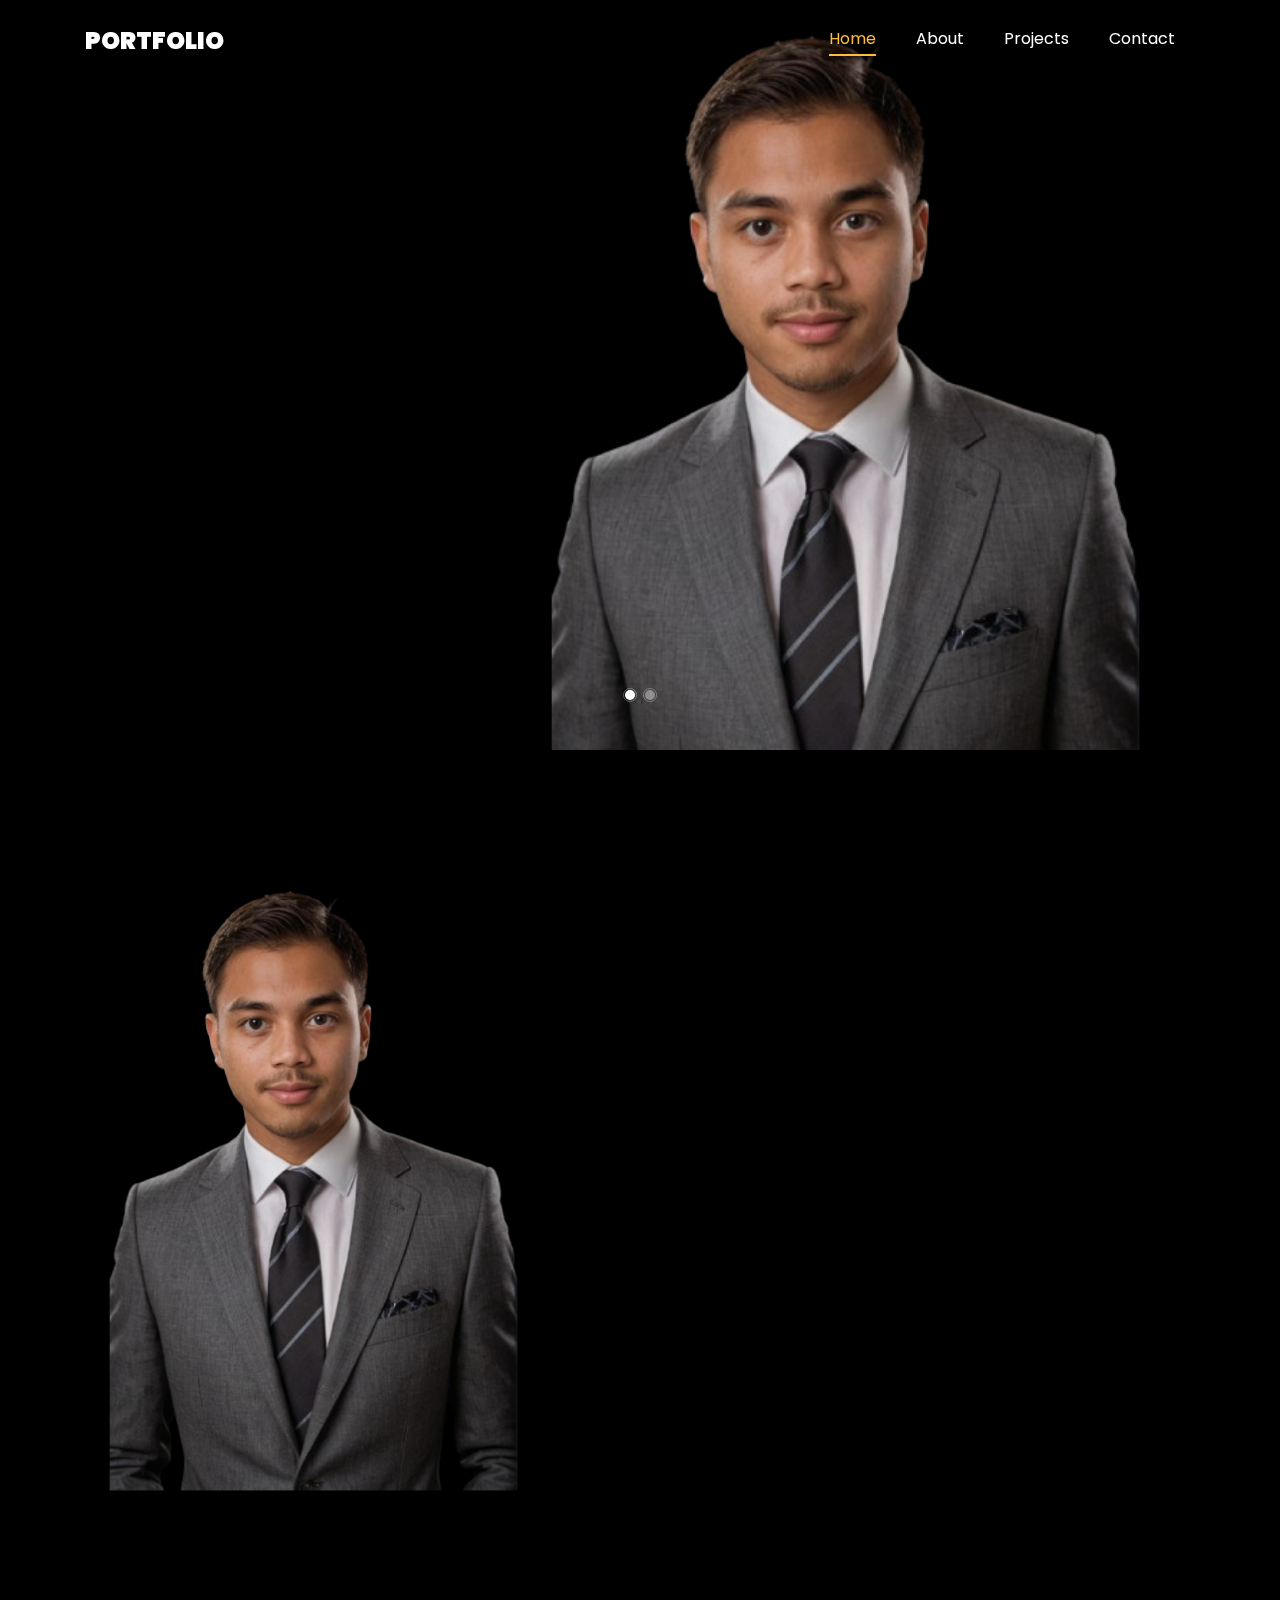
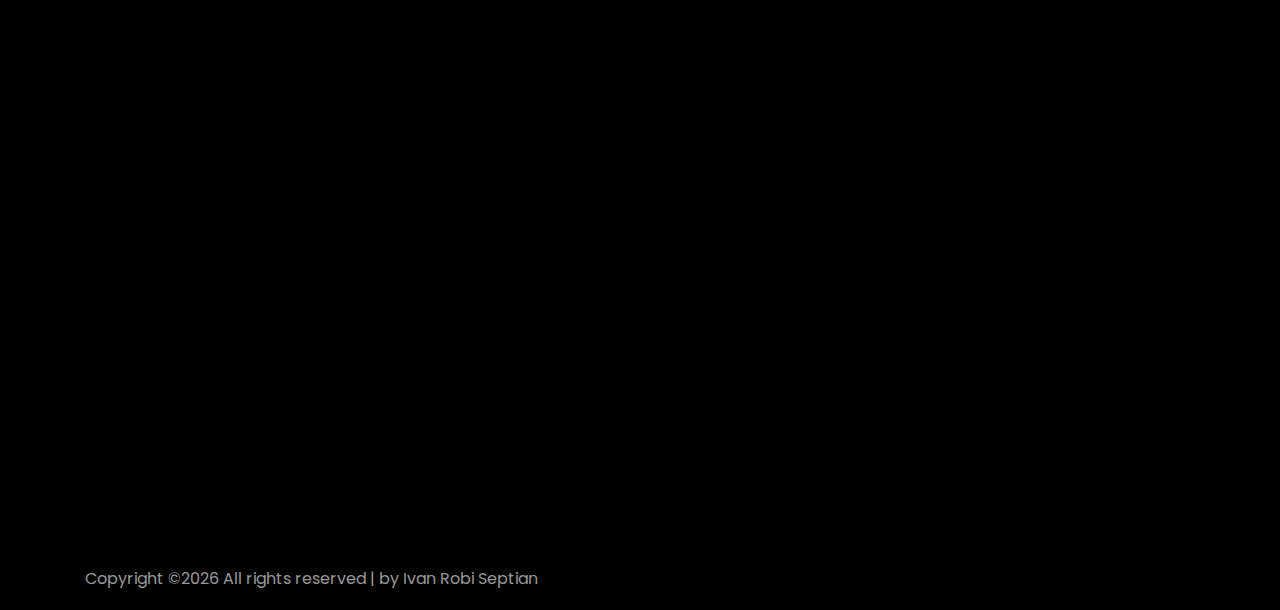
<file: index.html>
<!DOCTYPE html>
<html lang="en">
  <head>
    <title>Ivan's Portfolio</title>
    <meta charset="utf-8">
    <meta name="viewport" content="width=device-width, initial-scale=1, shrink-to-fit=no">
    
    <link href="https://fonts.googleapis.com/css?family=Poppins:100,200,300,400,500,600,700,800,900" rel="stylesheet">

    <link rel="stylesheet" href="css/open-iconic-bootstrap.min.css">
    <link rel="stylesheet" href="css/animate.css">
    
    <link rel="stylesheet" href="css/owl.carousel.min.css">
    <link rel="stylesheet" href="css/owl.theme.default.min.css">
    <link rel="stylesheet" href="css/magnific-popup.css">

    <link rel="stylesheet" href="css/aos.css">

    <link rel="stylesheet" href="css/ionicons.min.css">
    
    <link rel="stylesheet" href="css/flaticon.css">
    <link rel="stylesheet" href="css/icomoon.css">
    <link rel="stylesheet" href="css/style.css">
  </head>
  <body data-spy="scroll" data-target=".site-navbar-target" data-offset="300">
	  
	  
    <nav class="navbar navbar-expand-lg navbar-dark ftco_navbar ftco-navbar-light site-navbar-target" id="ftco-navbar">
	    <div class="container">
	      <a class="navbar-brand" href="index.html">Portfolio</a>
	      <button class="navbar-toggler js-fh5co-nav-toggle fh5co-nav-toggle" type="button" data-toggle="collapse" data-target="#ftco-nav" aria-controls="ftco-nav" aria-expanded="false" aria-label="Toggle navigation">
	        <span class="oi oi-menu"></span> Menu
	      </button>

	      <div class="collapse navbar-collapse" id="ftco-nav">
	        <ul class="navbar-nav nav ml-auto">
	          <li class="nav-item"><a href="#home-section" class="nav-link"><span>Home</span></a></li>
	          <li class="nav-item"><a href="#about-section" class="nav-link"><span>About</span></a></li>
	          <li class="nav-item"><a href="#projects-section" class="nav-link"><span>Projects</span></a></li>
	          <li class="nav-item"><a href="#contact-section" class="nav-link"><span>Contact</span></a></li>
	        </ul>
	      </div>
	    </div>
	  </nav>
	  <section id="home-section" class="hero">
		  <div class="home-slider  owl-carousel">
	      <div class="slider-item ">
	      	<div class="overlay"></div>
	        <div class="container">
	          <div class="row d-md-flex no-gutters slider-text align-items-end justify-content-end" data-scrollax-parent="true">
	          	<div class="one-third js-fullheight order-md-last img" style="background-image:url(images/ivanpict1.png);">
	          		<div class="overlay"></div>
	          	</div>
		          <div class="one-forth d-flex  align-items-center ftco-animate" data-scrollax=" properties: { translateY: '70%' }">
		          	<div class="text">
		          		<span class="subheading">Hello!</span>
			            <h1 class="mb-4 mt-3">I'm <span>Ivan Robi Septian</span></h1>
			            <h2 class="mb-4">Data Analyst</h2>
			            <p><a href="#contact-section" class="btn btn-primary py-3 px-4">Hire me</a> <a href="#projects-section" class="btn btn-white btn-outline-white py-3 px-4">My works</a></p>
		            </div>
		          </div>
	        	</div>
	        </div>
	      </div>

	      <div class="slider-item">
	      	<div class="overlay"></div>
	        <div class="container">
	          <div class="row d-flex no-gutters slider-text align-items-end justify-content-end" data-scrollax-parent="true">
	          	<div class="one-third js-fullheight order-md-last img" style="background-image:url(images/ivanpict2.png);">
	          		<div class="overlay"></div>
	          	</div>
		          <div class="one-forth d-flex align-items-center ftco-animate" data-scrollax=" properties: { translateY: '70%' }">
		          	<div class="text">
		          		<span class="subheading">Hello!</span>
			            <h1 class="mb-4 mt-3">I'm a <span>data analyst</span> based in jakarta</h1>
			            <p><a href="#contact-section" class="btn btn-primary py-3 px-4">Hire me</a> <a href="#projects-section" class="btn btn-white btn-outline-white py-3 px-4">My works</a></p>
		            </div>
		          </div>
	        	</div>
	        </div>
	      </div>
	    </div>
    </section>

    <section class="ftco-about img ftco-section ftco-no-pb" id="about-section">
    	<div class="container">
    		<div class="row d-flex">
    			<div class="col-md-6 col-lg-5 d-flex">
    				<div class="img-about img d-flex align-items-stretch">
    					<div class="overlay"></div>
	    				<div class="img d-flex align-self-stretch align-items-center" style="background-image:url(images/ivanabout.png);">
	    				</div>
    				</div>
    			</div>
    			<div class="col-md-6 col-lg-7 pl-lg-5 pb-5">
    				<div class="row justify-content-start pb-3">
		          <div class="col-md-12 heading-section ftco-animate">
		          	<h1 class="big">About</h1>
		            <h2 class="mb-4">About Me</h2>
		            <p>
									Ivan Robi Septian is driven by the passion for turning data into actionable insights and using analytics to empower better decision-making. He believes in the transformative power of data and is committed to leveraging his technical expertise to solve real-world problems efficiently and creatively. Ivan primarily uses Python and SQL, complemented by tools like Tableau and Power BI, to uncover patterns and create impactful visualizations.
							</p>
							<p>
									With experience as a Data Administrator and Packing Supervisor, Ivan has honed his skills in data management, operational efficiency, and stakeholder communication. His educational journey includes a Data Science and Machine Learning program from Purwadhika Digital Technology School and a Machine Learning Specialization from Stanford University, where he deepened his knowledge of predictive modeling, clustering, and cloud-based analytics.
							</p>							
		            <ul class="about-info mt-4 px-md-0 px-2">
		            	<li class="d-flex"><span>Name:</span> <span>Ivan Robi Septian</span></li>
		            	<li class="d-flex"><span>Date of birth:</span> <span>September 03, 1998</span></li>
		            	<li class="d-flex"><span>Address:</span> <span>East Jakarta</span></li>
		            	<li class="d-flex"><span>Email:</span> <span>ivanrseptian@gmail.com</span></li>
		            	<li class="d-flex"><span>Phone: </span> <span>+6282237327472</span></li>
		            </ul>
		          </div>
		        </div>
	          <div class="counter-wrap ftco-animate d-flex mt-md-3">
              <div class="text">
                <p><a href="https://drive.google.com/file/d/1S03_1J09i_zAzVqILU4E9QNxS56ce7v2/view?usp=sharing" class="btn btn-primary py-3 px-3">Download CV</a></p>
              </div>
	          </div>
	        </div>
        </div>
    	</div>
    </section>


		<section class="ftco-section ftco-project" id="projects-section">
			<div class="container">
					<div class="row justify-content-center pb-5">
							<div class="col-md-12 heading-section text-center ftco-animate">
									<h1 class="big big-2">Projects</h1>
									<h2 class="mb-4">Projects</h2>
									<p>Far far away, behind the word mountains, far from the countries Vokalia and Consonantia</p>
							</div>
							<div class="col-md-8">
									<div class="project img ftco-animate d-flex justify-content-center align-items-center" style="background-image: url(images/project5.jpg);">
											<div class="overlay"></div>
											<div class="text text-center p-4">
													<h3><a href="project-detail-5.html">Excel All-in-One Dashboard and Data Management</a></h3>
													<span><a href="project-detail-5.html">click here</a></span>
											</div>
									</div>
							</div>
	
							<div class="col-md-4">
									<div class="project img ftco-animate d-flex justify-content-center align-items-center" style="background-image: url(images/project4.png);">
											<div class="overlay"></div>
											<div class="text text-center p-4">
													<h3><a href="project-detail-4.html">Optimizing Customer Retention and Marketing Strategies with Machine Learning</a></h3>
													<span><a href="project-detail-4.html">click here</a></span>
											</div>
									</div>
							</div>		
							<div class="col-md-8">
									<div class="project img ftco-animate d-flex justify-content-center align-items-center" style="background-image: url(images/project3.jpg);">
											<div class="overlay"></div>
											<div class="text text-center p-4">
													<h3><a href="project-detail-3.html">Travel Insurance Analysis</a></h3>
													<span><a href="project-detail-3.html">click here</a></span>
											</div>
									</div>
							</div>
							<div class="col-md-4">
								 <div class="project img ftco-animate d-flex justify-content-center align-items-center" style="background-image: url(images/project2.jpg);">
										<div class="overlay"></div>
										<div class="text text-center p-4">
												<h3><a href="project-detail-2.html">AWS SAAS Sales Analysis</a></h3>
												<span><a href="project-detail-2.html">click here</a></span>
										</div>
								  </div>
						  </div>				
											<div class="col-md-8">
													<div class="project img ftco-animate d-flex justify-content-center align-items-center" style="background-image: url(images/project1.jpg);">
															<div class="overlay"></div>
															<div class="text text-center p-4">
																	<h3><a href="project-detail-1.html">Python project focused on CRUD operations (Create, Read, Update, Delete)</a></h3>
																	<span><a href="project-detail-1.html">click here</a></span>
															</div>
													</div>
											</div>
									</div>
							</div>
					</div>
			</div>
	</section>

    <section class="ftco-section contact-section ftco-no-pb" id="contact-section">
      <div class="container">
      	<div class="row justify-content-center mb-5 pb-3">
          <div class="col-md-7 heading-section text-center ftco-animate">
            <h1 class="big big-2">Contact</h1>
            <h2 class="mb-4">Contact Me</h2>
            <p>If you'd like to hire, connect, collaborate, or have any questions, feel free to reach out to me through one of the following methods:</p>
          </div>
        </div>

        <div class="row d-flex contact-info mb-5">
          <div class="col-md-6 col-lg-3 d-flex ftco-animate">
          	<div class="align-self-stretch box p-4 text-center">
          		<div class="icon d-flex align-items-center justify-content-center">
          			<span class="icon-map-signs"></span>
          		</div>
          		<h3 class="mb-4">Address</h3>
	            <p>East Jakarta</p>
	          </div>
          </div>
          <div class="col-md-6 col-lg-3 d-flex ftco-animate">
          	<div class="align-self-stretch box p-4 text-center">
          		<div class="icon d-flex align-items-center justify-content-center">
          			<span class="icon-phone2"></span>
          		</div>
          		<h3 class="mb-4">Contact Number</h3>
	            <p><a href="https://api.whatsapp.com/send/?phone=6282237327472&text&type=phone_number&app_absent=0">+62-822-3732-7472</a></p>
	          </div>
          </div>
          <div class="col-md-6 col-lg-3 d-flex ftco-animate">
          	<div class="align-self-stretch box p-4 text-center">
          		<div class="icon d-flex align-items-center justify-content-center">
          			<span class="icon-paper-plane"></span>
          		</div>
          		<h3 class="mb-4">Email Address</h3>
	            <p><a href="mailto:ivanrseptian@gmail.com">ivanrseptian@gmail.com</a></p>
	          </div>
          </div>
          <div class="col-md-6 col-lg-3 d-flex ftco-animate">
          	<div class="align-self-stretch box p-4 text-center">
          		<div class="icon d-flex align-items-center justify-content-center">
          			<span class="icon-globe"></span>
          		</div>
          		<h3 class="mb-4">Website</h3>
	            <p><a href="https://ivan-r-septian.github.io">ivan-r-septian.github.io/</a></p>
	          </div>
          </div>
        </div>


            <p><!-- Link back to Colorlib can't be removed. Template is licensed under CC BY 3.0. -->
  Copyright &copy;<script>document.write(new Date().getFullYear());</script> All rights reserved | by Ivan Robi Septian</a>
  <!-- Link back to Colorlib can't be removed. Template is licensed under CC BY 3.0. --></p>
          </div>
        </div>
      </div>
    </footer>
    
  

  <!-- loader -->
  <div id="ftco-loader" class="show fullscreen"><svg class="circular" width="48px" height="48px"><circle class="path-bg" cx="24" cy="24" r="22" fill="none" stroke-width="4" stroke="#eeeeee"/><circle class="path" cx="24" cy="24" r="22" fill="none" stroke-width="4" stroke-miterlimit="10" stroke="#F96D00"/></svg></div>


  <script src="js/jquery.min.js"></script>
  <script src="js/jquery-migrate-3.0.1.min.js"></script>
  <script src="js/popper.min.js"></script>
  <script src="js/bootstrap.min.js"></script>
  <script src="js/jquery.easing.1.3.js"></script>
  <script src="js/jquery.waypoints.min.js"></script>
  <script src="js/jquery.stellar.min.js"></script>
  <script src="js/owl.carousel.min.js"></script>
  <script src="js/jquery.magnific-popup.min.js"></script>
  <script src="js/aos.js"></script>
  <script src="js/jquery.animateNumber.min.js"></script>
  <script src="js/scrollax.min.js"></script>
  
  <script src="js/main.js"></script>
    
  </body>
</html>
</file>
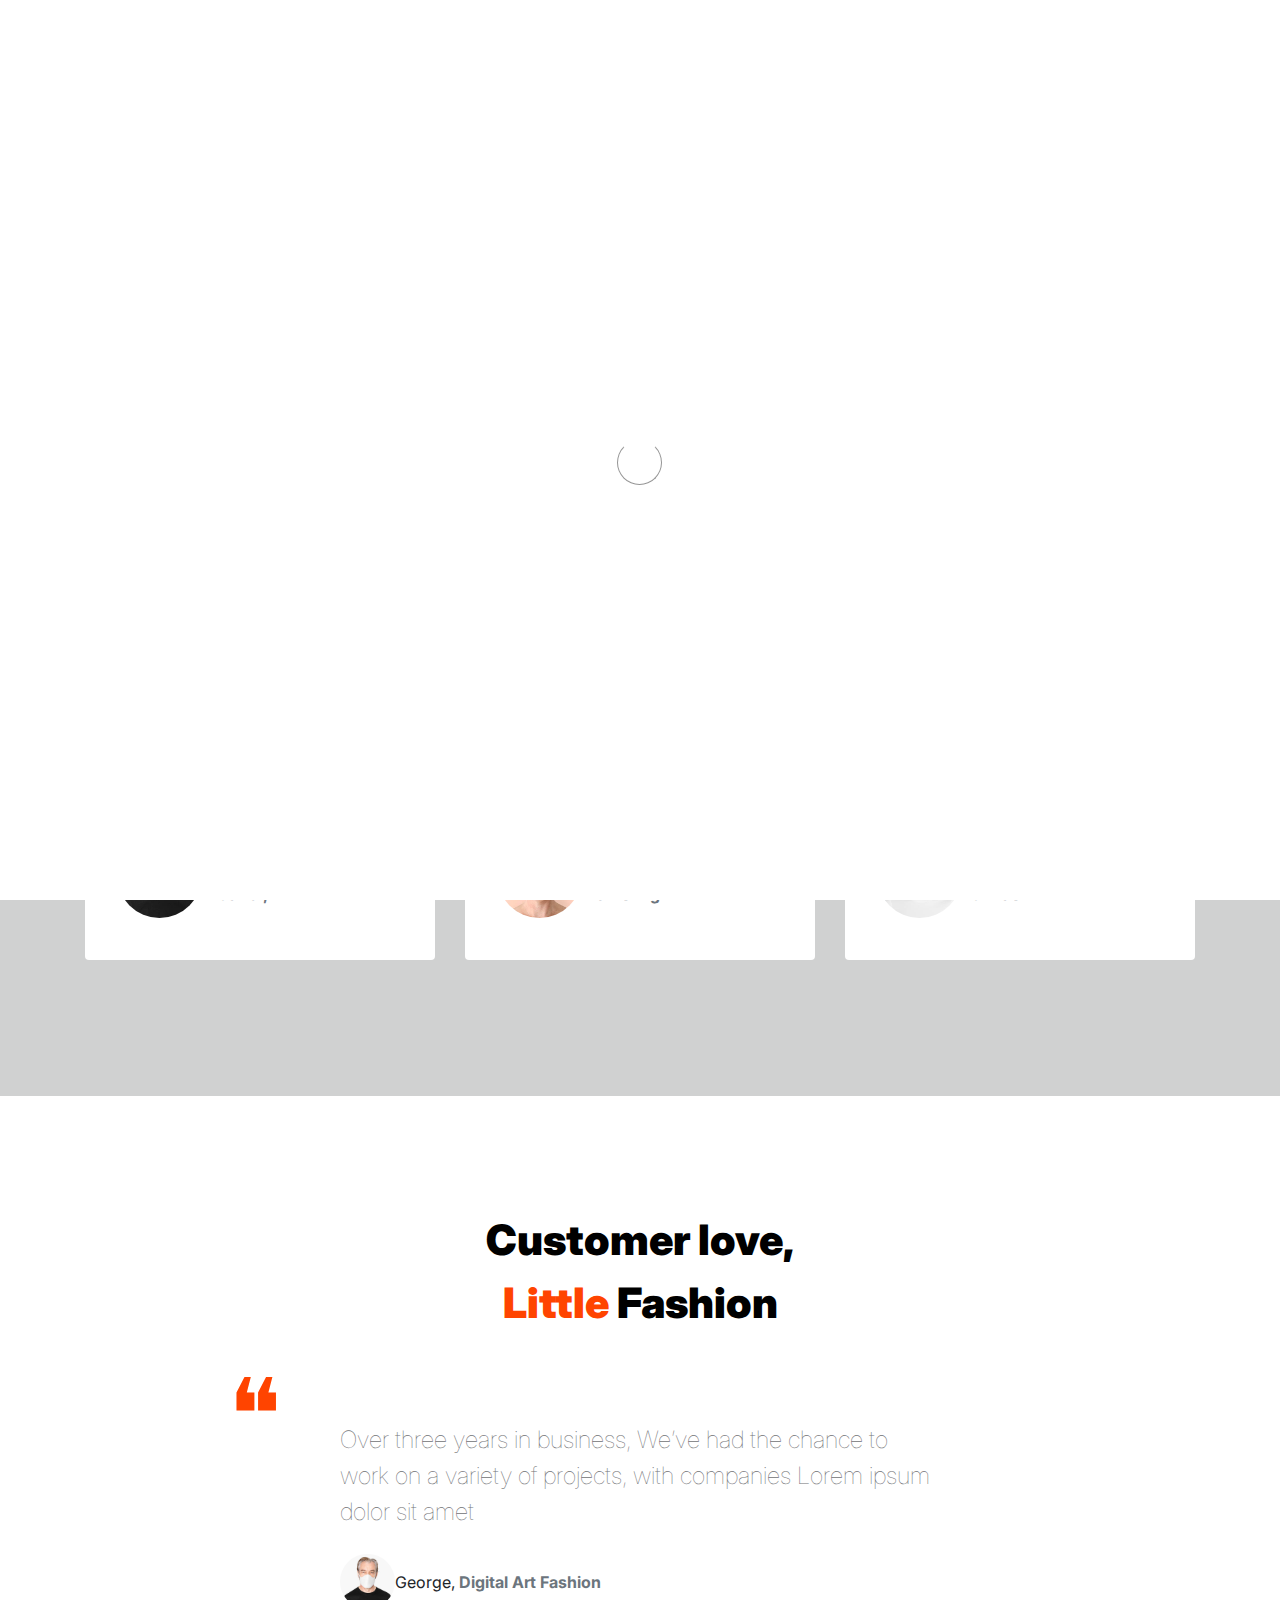
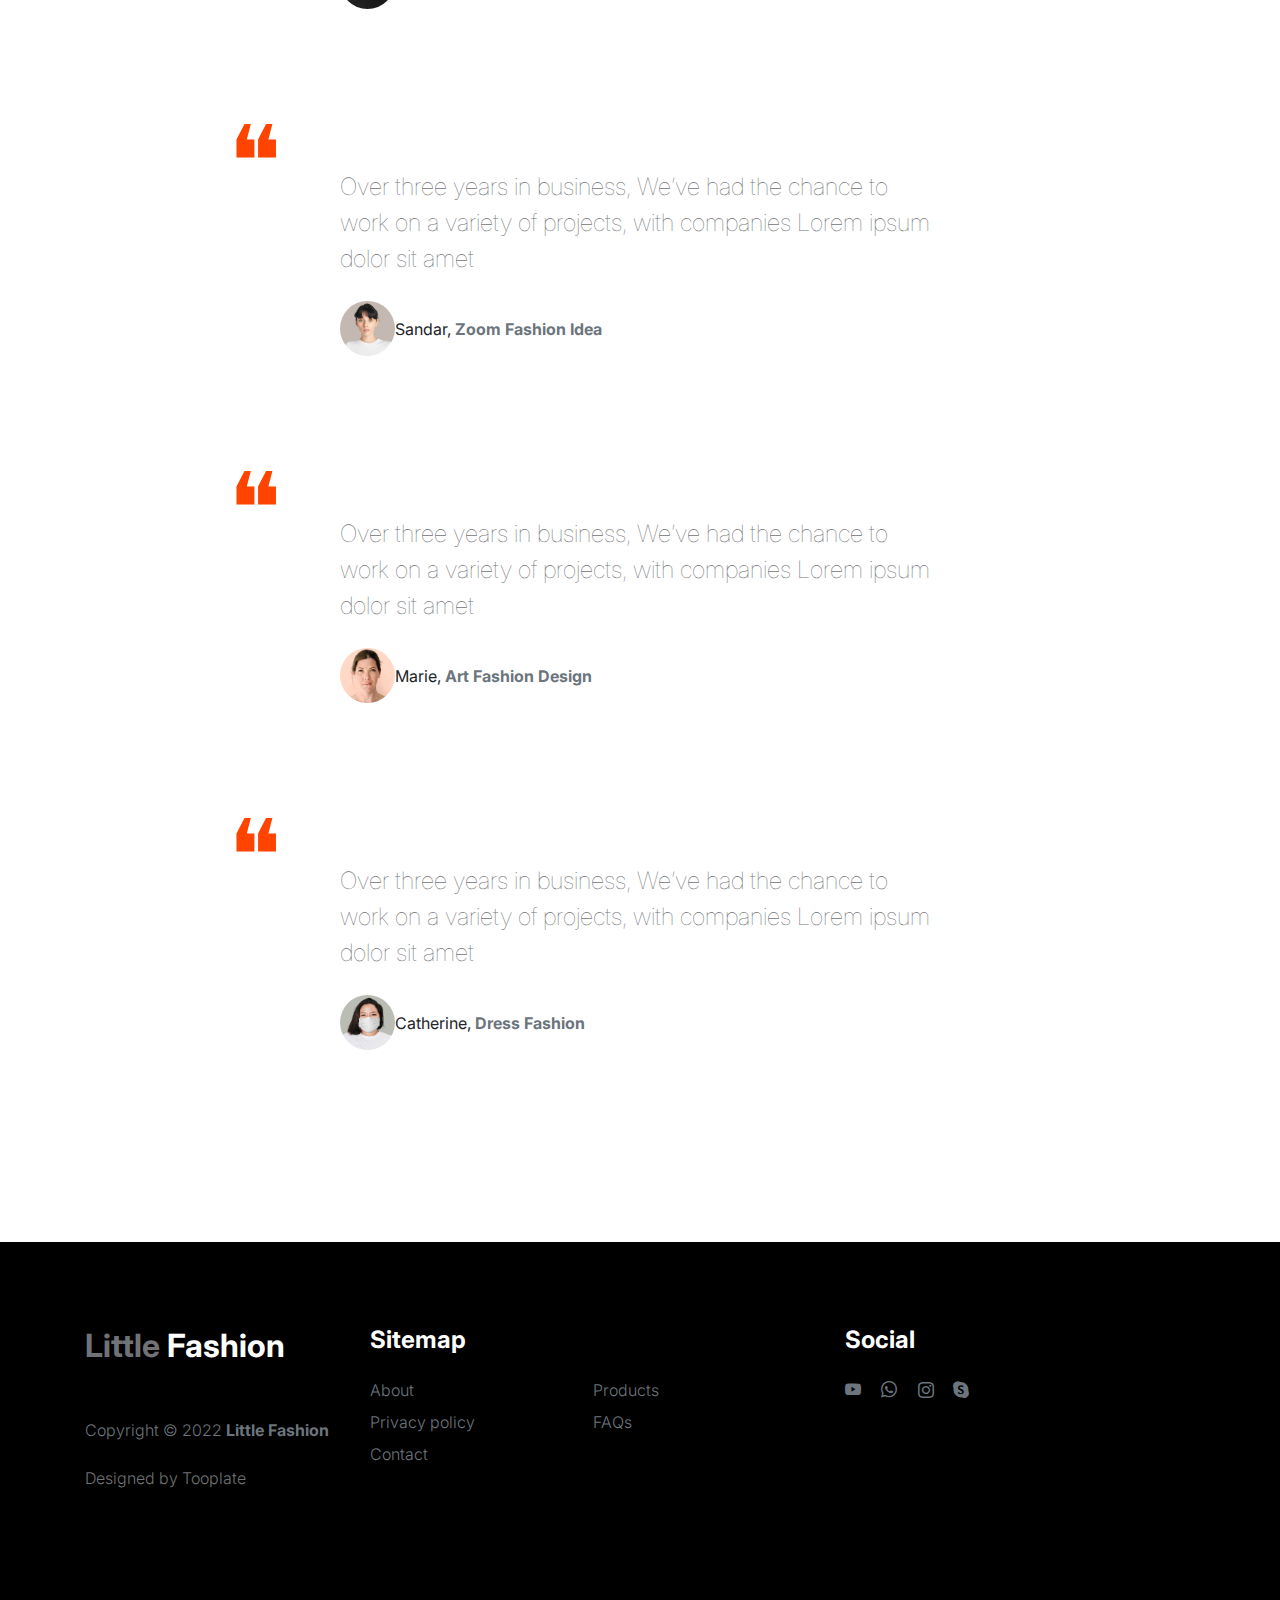
<file: about.html>
<!doctype html>
<html lang="en">
    <head>
        <meta charset="utf-8">
        <meta name="viewport" content="width=device-width, initial-scale=1">

        <meta name="description" content="">
        <meta name="author" content="">

        <title>Tooplate's Little Fashion - About Page</title>

        <!-- CSS FILES -->
        <link rel="preconnect" href="https://fonts.googleapis.com">

        <link rel="preconnect" href="https://fonts.gstatic.com" crossorigin>

        <link href="https://fonts.googleapis.com/css2?family=Inter:wght@100;300;400;700;900&display=swap" rel="stylesheet">

        <link href="css/bootstrap.min.css" rel="stylesheet">
        <link href="css/bootstrap-icons.css" rel="stylesheet">

        <link rel="stylesheet" href="css/slick.css"/>

        <link href="css/tooplate-little-fashion.css" rel="stylesheet">
        
<!--

Tooplate 2127 Little Fashion

https://www.tooplate.com/view/2127-little-fashion

-->
    </head>
    
    <body>

        <section class="preloader">
            <div class="spinner">
                <span class="sk-inner-circle"></span>
            </div>
        </section>
    
        <main>

            <nav class="navbar navbar-expand-lg">
                <div class="container">
                    <button class="navbar-toggler" type="button" data-bs-toggle="collapse" data-bs-target="#navbarNav" aria-controls="navbarNav" aria-expanded="false" aria-label="Toggle navigation">
                        <span class="navbar-toggler-icon"></span>
                    </button>

                    <a class="navbar-brand" href="index.html">
                        <strong><span>Little</span> Fashion</strong>
                    </a>

                    <div class="d-lg-none">
                        <a href="sign-in.html" class="bi-person custom-icon me-3"></a>

                        <a href="product-detail.html" class="bi-bag custom-icon"></a>
                    </div>

                    <div class="collapse navbar-collapse" id="navbarNav">
                        <ul class="navbar-nav mx-auto">
                            <li class="nav-item">
                                <a class="nav-link" href="index.html">Home</a>
                            </li>

                            <li class="nav-item">
                                <a class="nav-link active" href="about.html">Story</a>
                            </li>

                            <li class="nav-item">
                                <a class="nav-link" href="products.html">Products</a>
                            </li>

                            <li class="nav-item">
                                <a class="nav-link" href="faq.html">FAQs</a>
                            </li>

                            <li class="nav-item">
                                <a class="nav-link" href="contact.html">Contact</a>
                            </li>
                        </ul>

                        <div class="d-none d-lg-block">
                            <a href="sign-in.html" class="bi-person custom-icon me-3"></a>

                            <a href="product-detail.html" class="bi-bag custom-icon"></a>
                        </div>
                    </div>
                </div>
            </nav>

            <header class="site-header section-padding-img site-header-image">
                <div class="container">
                    <div class="row">

                        <div class="col-lg-6 col-12 header-info">
                            <h1>
                                <span class="d-block text-primary">Company</span>
                                <span class="d-block text-dark">Fashion</span>
                            </h1>
                        </div>
                    </div>
                </div>

                <img src="images/header/businesspeople-meeting-office-working.jpg" class="header-image img-fluid" alt="">
            </header>

            <section class="team section-padding">
                <div class="container">
                    <div class="row">

                        <div class="col-12">
                            <h2 class="mb-5">Meet our <span>team</span></h2>
                        </div>

                        <div class="col-lg-4 mb-4 col-12">
                            <div class="team-thumb d-flex align-items-center">
                                <img src="images/people/senior-man-wearing-white-face-mask-covid-19-campaign-with-design-space.jpeg" class="img-fluid custom-circle-image team-image me-4" alt="">

                                <div class="team-info">
                                    <h5 class="mb-0">Don</h5>
                                    <strong class="text-muted">Product, VP</strong>

                                    <!-- Button trigger modal -->
                                    <button type="button" class="btn custom-modal-btn" data-bs-toggle="modal" data-bs-target="#don">
                                      <i class="bi-plus-circle-fill"></i>
                                    </button>

                                </div>
                            </div>
                        </div>

                        <div class="col-lg-4 mb-4 col-12">
                            <div class="team-thumb d-flex align-items-center">
                                <img src="images/people/portrait-british-woman.jpeg" class="img-fluid custom-circle-image team-image me-4" alt="">

                                <div class="team-info">
                                    <h5 class="mb-0">Kelly</h5>
                                    <strong class="text-muted">Marketing</strong>

                                    <!-- Button trigger modal -->
                                    <button type="button" class="btn custom-modal-btn" data-bs-toggle="modal" data-bs-target="#kelly">
                                      <i class="bi-plus-circle-fill"></i>
                                    </button>
                                </div>
                            </div>
                        </div>

                        <div class="col-lg-4 mb-lg-0 mb-4 col-12">
                            <div class="team-thumb d-flex align-items-center">
                                <img src="images/people/beautiful-woman-face-portrait-brown-background.jpeg" class="img-fluid custom-circle-image team-image me-4" alt="">

                                <div class="team-info">
                                    <h5 class="mb-0">Marie</h5>
                                    <strong class="text-muted">Founder</strong>

                                    <!-- Button trigger modal -->
                                    <button type="button" class="btn custom-modal-btn" data-bs-toggle="modal" data-bs-target="#marie">
                                      <i class="bi-plus-circle-fill"></i>
                                    </button>
                                </div>
                            </div>
                        </div>

                    </div>
                </div>
            </section>

            <section class="testimonial section-padding">
                <div class="container">
                    <div class="row">

                        <div class="col-lg-9 mx-auto col-11">
                            <h2 class="text-center">Customer love, <br> <span>Little</span> Fashion</h2>

                            <div class="slick-testimonial">
                                <div class="slick-testimonial-caption">
                                    <p class="lead">Over three years in business, We’ve had the chance to work on a variety of projects, with companies Lorem ipsum dolor sit amet</p>

                                    <div class="slick-testimonial-client d-flex align-items-center mt-4">
                                        <img src="images/people/senior-man-wearing-white-face-mask-covid-19-campaign-with-design-space.jpeg" class="img-fluid custom-circle-image me-3" alt="">

                                        <span>George, <strong class="text-muted">Digital Art Fashion</strong></span>
                                    </div>
                                </div>

                                <div class="slick-testimonial-caption">
                                    <p class="lead">Over three years in business, We’ve had the chance to work on a variety of projects, with companies Lorem ipsum dolor sit amet</p>

                                    <div class="slick-testimonial-client d-flex align-items-center mt-4">
                                        <img src="images/people/beautiful-woman-face-portrait-brown-background.jpeg" class="img-fluid custom-circle-image me-3" alt="">

                                        <span>Sandar, <strong class="text-muted">Zoom Fashion Idea</strong></span>
                                    </div>
                                </div>

                                <div class="slick-testimonial-caption">
                                    <p class="lead">Over three years in business, We’ve had the chance to work on a variety of projects, with companies Lorem ipsum dolor sit amet</p>

                                    <div class="slick-testimonial-client d-flex align-items-center mt-4">
                                        <img src="images/people/portrait-british-woman.jpeg" class="img-fluid custom-circle-image me-3" alt="">

                                        <span>Marie, <strong class="text-muted">Art Fashion Design</strong></span>
                                    </div>
                                </div>

                                <div class="slick-testimonial-caption">
                                    <p class="lead">Over three years in business, We’ve had the chance to work on a variety of projects, with companies Lorem ipsum dolor sit amet</p>

                                    <div class="slick-testimonial-client d-flex align-items-center mt-4">
                                        <img src="images/people/woman-wearing-mask-face-closeup-covid-19-green-background.jpeg" class="img-fluid custom-circle-image me-3" alt="">

                                        <span>Catherine, <strong class="text-muted">Dress Fashion</strong></span>
                                    </div>
                                </div>
                            </div>
                        </div>

                    </div>
                </div>
            </section>

        </main>

        <footer class="site-footer">
            <div class="container">
                <div class="row">

                    <div class="col-lg-3 col-10 me-auto mb-4">
                        <h4 class="text-white mb-3"><a href="index.html">Little</a> Fashion</h4>
                        <p class="copyright-text text-muted mt-lg-5 mb-4 mb-lg-0">Copyright © 2022 <strong>Little Fashion</strong></p>
                        <br>
                        <p class="copyright-text">Designed by <a href="https://www.tooplate.com/" target="_blank">Tooplate</a></p>
                    </div>

                    <div class="col-lg-5 col-8">
                        <h5 class="text-white mb-3">Sitemap</h5>

                        <ul class="footer-menu d-flex flex-wrap">
                            <li class="footer-menu-item"><a href="about.html" class="footer-menu-link">About</a></li>

                            <li class="footer-menu-item"><a href="#" class="footer-menu-link">Products</a></li>

                            <li class="footer-menu-item"><a href="#" class="footer-menu-link">Privacy policy</a></li>

                            <li class="footer-menu-item"><a href="#" class="footer-menu-link">FAQs</a></li>

                            <li class="footer-menu-item"><a href="#" class="footer-menu-link">Contact</a></li>
                        </ul>
                    </div>

                    <div class="col-lg-3 col-4">
                        <h5 class="text-white mb-3">Social</h5>

                        <ul class="social-icon">

                            <li><a href="#" class="social-icon-link bi-youtube"></a></li>

                            <li><a href="#" class="social-icon-link bi-whatsapp"></a></li>

                            <li><a href="#" class="social-icon-link bi-instagram"></a></li>

                            <li><a href="#" class="social-icon-link bi-skype"></a></li>
                        </ul>
                    </div>

                </div>
            </div>
        </footer>

        <!-- TEAM MEMBER MODAL -->
        <div class="modal fade" id="don" tabindex="-1" aria-labelledby="exampleModalLabel" aria-hidden="true">
            <div class="modal-dialog modal-dialog-centered modal-lg">
                <div class="modal-content border-0">
                    <div class="modal-header flex-column">
                        <h3 class="modal-title" id="exampleModalLabel">Don Haruko</h3>

                        <h6 class="text-muted">Product, VP</h6>

                        <button type="button" class="btn-close" data-bs-dismiss="modal" aria-label="Close"></button>
                    </div>

                    <div class="modal-body">
                        <h5 class="mb-4">Over three years in business had the chance to work on variety of projects, with companies</h5>

                        <div class="row mb-4">
                            <div class="col-lg-6 col-12">
                                <p>Lorem ipsum dolor sit amet, consectetur adipiscing elit, sed do eiusmod tempor incididunt ut labore et dolore magna aliqua.</p>
                            </div>

                            <div class="col-lg-6 col-12">
                                <p>Incididunt ut labore et dolore magna aliqua. Quis ipsum suspendisse commodo viverra.</p>
                            </div>
                        </div>

                        <ul class="social-icon">
                            <li class="me-3"><strong>Where to find?</strong></li>

                            <li><a href="#" class="social-icon-link bi-youtube"></a></li>

                            <li><a href="#" class="social-icon-link bi-whatsapp"></a></li>

                            <li><a href="#" class="social-icon-link bi-instagram"></a></li>
                        </ul>
                    </div>
                </div>

            </div>
        </div>

        <!-- TEAM MEMBER MODAL -->
        <div class="modal fade" id="kelly" tabindex="-1" aria-labelledby="exampleModalLabel" aria-hidden="true">
            <div class="modal-dialog modal-dialog-centered modal-lg">
                <div class="modal-content border-0">
                    <div class="modal-header flex-column">
                        <h3 class="modal-title" id="exampleModalLabel">Kelly Lisa</h3>

                        <h6 class="text-muted">Global, Head of Marketing</h6>

                        <button type="button" class="btn-close" data-bs-dismiss="modal" aria-label="Close"></button>
                    </div>

                    <div class="modal-body">
                        <h5 class="mb-4">Over three years in business had the chance to work on variety of projects, with companies</h5>

                        <div class="row mb-4">
                            <div class="col-lg-6 col-12">
                                <p>Lorem ipsum dolor sit amet, consectetur adipiscing elit, sed do eiusmod tempor incididunt ut labore et dolore magna aliqua.</p>
                            </div>

                            <div class="col-lg-6 col-12">
                                <p>Incididunt ut labore et dolore magna aliqua. Quis ipsum suspendisse commodo viverra.</p>
                            </div>
                        </div>

                        <ul class="social-icon">
                            <li class="me-3"><strong>Where to find?</strong></li>

                            <li><a href="#" class="social-icon-link bi-facebook"></a></li>

                            <li><a href="#" class="social-icon-link bi-instagram"></a></li>
                        </ul>
                    </div>
                </div>

            </div>
        </div>

        <!-- TEAM MEMBER MODAL -->
        <div class="modal fade" id="marie" tabindex="-1" aria-labelledby="exampleModalLabel" aria-hidden="true">
            <div class="modal-dialog modal-dialog-centered modal-lg">
                <div class="modal-content border-0">
                    <div class="modal-header flex-column">
                        <h3 class="modal-title" id="exampleModalLabel">Marie Sam</h3>

                        <h6 class="text-muted">Founder & CEO</h6>

                        <button type="button" class="btn-close" data-bs-dismiss="modal" aria-label="Close"></button>
                    </div>

                    <div class="modal-body">
                        <h5 class="mb-4">Over three years in business had the chance to work on variety of projects, with companies</h5>

                        <div class="row mb-4">
                            <div class="col-lg-6 col-12">
                                <p>Lorem ipsum dolor sit amet, consectetur adipiscing elit, sed do eiusmod tempor incididunt ut labore et dolore magna aliqua.</p>
                            </div>

                            <div class="col-lg-6 col-12">
                                <p>Incididunt ut labore et dolore magna aliqua. Quis ipsum suspendisse commodo viverra.</p>
                            </div>
                        </div>

                        <ul class="social-icon">
                            <li class="me-3"><strong>Where to find?</strong></li>

                            <li><a href="#" class="social-icon-link bi-twitter"></a></li>

                            <li><a href="#" class="social-icon-link bi-linkedin"></a></li>

                            <li><a href="#" class="social-icon-link bi-envelope"></a></li>
                        </ul>
                    </div>
                </div>

            </div>
        </div>

        <!-- JAVASCRIPT FILES -->
        <script src="js/jquery.min.js"></script>
        <script src="js/bootstrap.bundle.min.js"></script>
        <script src="js/Headroom.js"></script>
        <script src="js/jQuery.headroom.js"></script>
        <script src="js/slick.min.js"></script>
        <script src="js/custom.js"></script>

    </body>
</html>
</file>
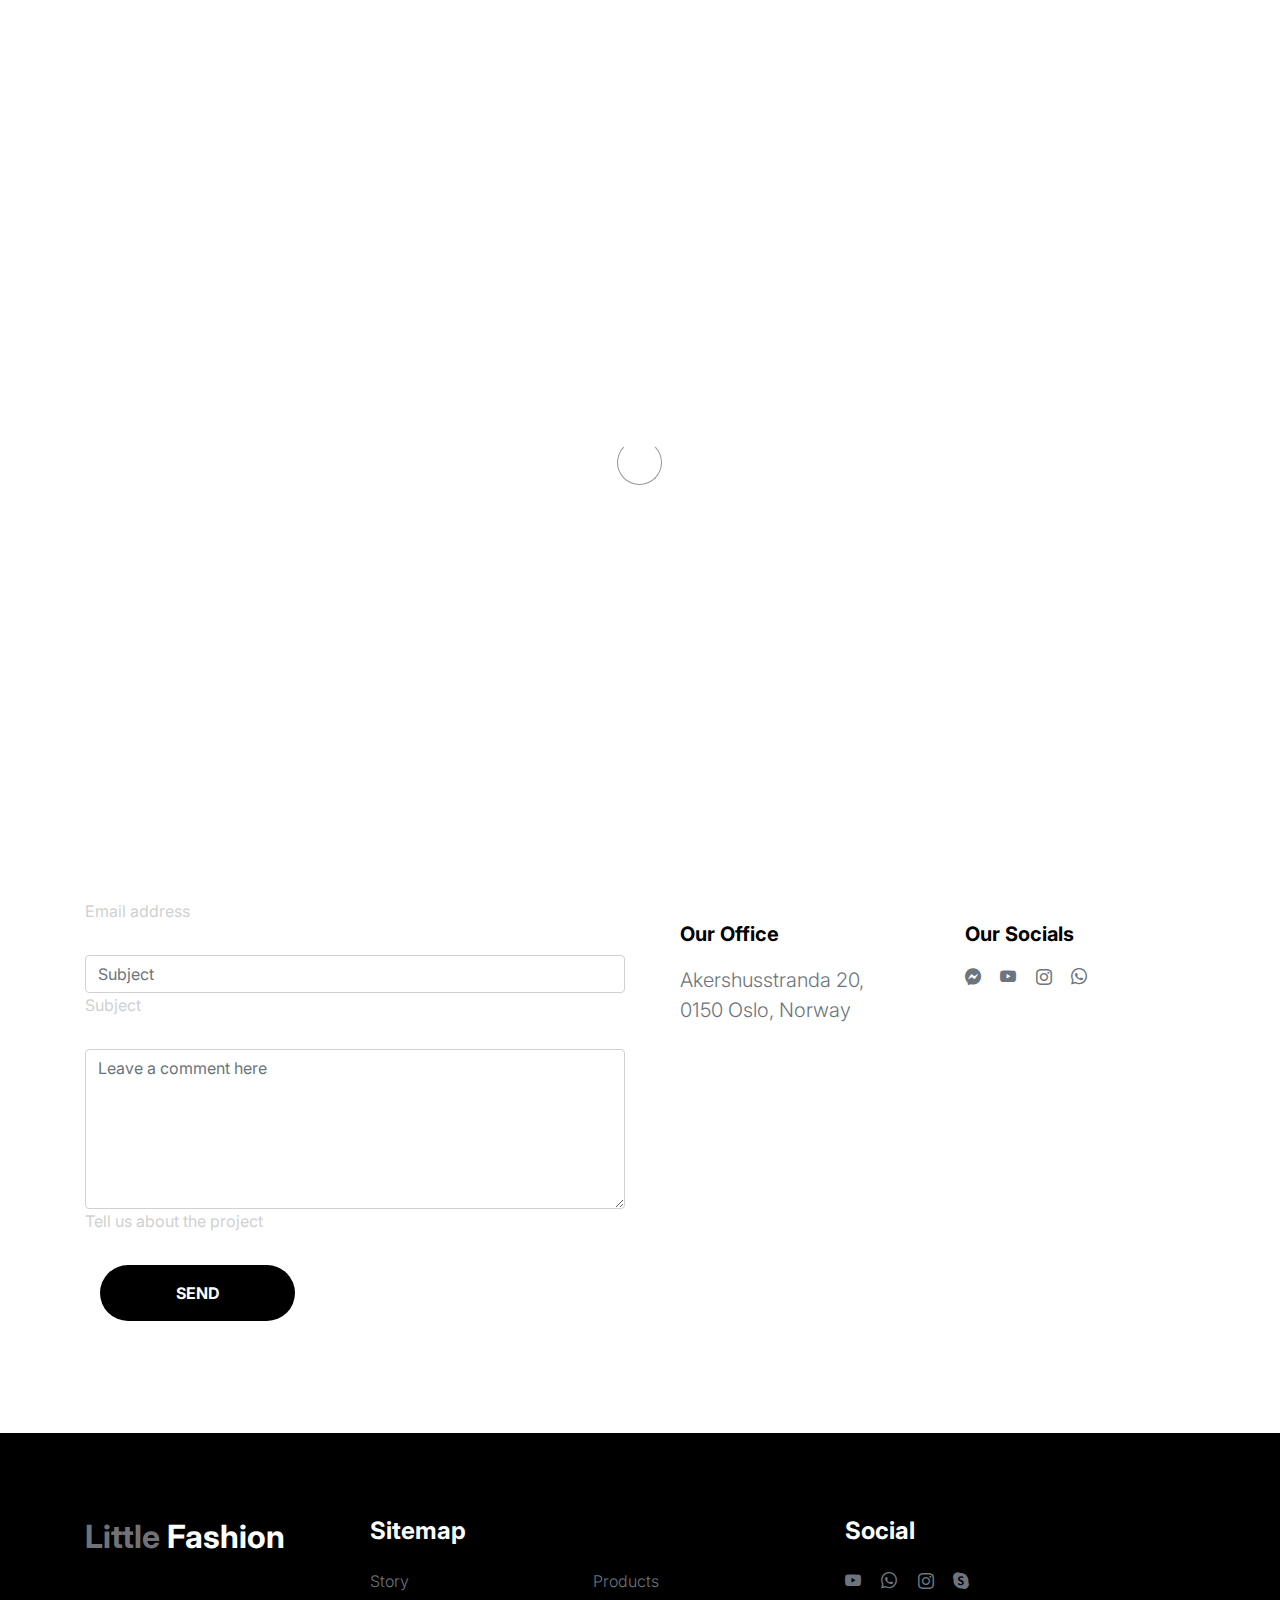
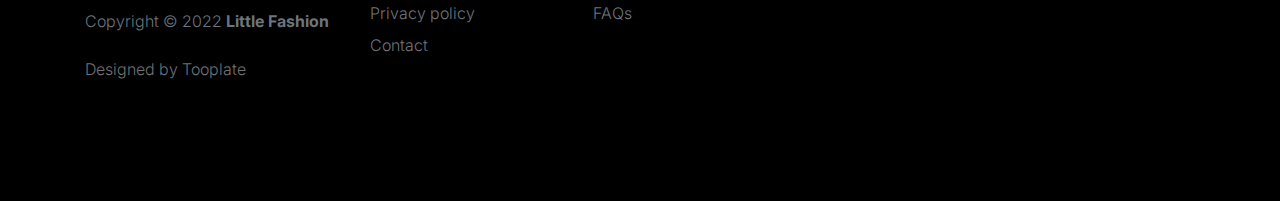
<file: contact.html>
<!doctype html>
<html lang="en">
    <head>
        <meta charset="utf-8">
        <meta name="viewport" content="width=device-width, initial-scale=1">

        <meta name="description" content="">
        <meta name="author" content="">

        <title>Tooplate's Little Fashion - Contact Page</title>

        <!-- CSS FILES -->
        <link rel="preconnect" href="https://fonts.googleapis.com">

        <link rel="preconnect" href="https://fonts.gstatic.com" crossorigin>

        <link href="https://fonts.googleapis.com/css2?family=Inter:wght@100;300;400;700;900&display=swap" rel="stylesheet">

        <link href="css/bootstrap.min.css" rel="stylesheet">
        <link href="css/bootstrap-icons.css" rel="stylesheet">

        <link rel="stylesheet" href="css/slick.css"/>

        <link href="css/tooplate-little-fashion.css" rel="stylesheet">
        
<!--

Tooplate 2127 Little Fashion

https://www.tooplate.com/view/2127-little-fashion

-->
    </head>
    
    <body>

        <section class="preloader">
            <div class="spinner">
                <span class="sk-inner-circle"></span>
            </div>
        </section>
    
        <main>

            <nav class="navbar navbar-expand-lg">
                <div class="container">
                    <button class="navbar-toggler" type="button" data-bs-toggle="collapse" data-bs-target="#navbarNav" aria-controls="navbarNav" aria-expanded="false" aria-label="Toggle navigation">
                        <span class="navbar-toggler-icon"></span>
                    </button>

                    <a class="navbar-brand" href="index.html">
                        <strong><span>Little</span> Fashion</strong>
                    </a>

                    <div class="d-lg-none">
                        <a href="sign-in.html" class="bi-person custom-icon me-3"></a>

                        <a href="product-detail.html" class="bi-bag custom-icon"></a>
                    </div>

                    <div class="collapse navbar-collapse" id="navbarNav">
                        <ul class="navbar-nav mx-auto">
                            <li class="nav-item">
                                <a class="nav-link" href="index.html">Home</a>
                            </li>

                            <li class="nav-item">
                                <a class="nav-link" href="about.html">Story</a>
                            </li>

                            <li class="nav-item">
                                <a class="nav-link" href="products.html">Products</a>
                            </li>

                            <li class="nav-item">
                                <a class="nav-link" href="faq.html">FAQs</a>
                            </li>

                            <li class="nav-item">
                                <a class="nav-link active" href="contact.html">Contact</a>
                            </li>
                        </ul>

                        <div class="d-none d-lg-block">
                            <a href="sign-in.html" class="bi-person custom-icon me-3"></a>

                            <a href="product-detail.html" class="bi-bag custom-icon"></a>
                        </div>
                    </div>
                </div>
            </nav>

            <header class="site-header section-padding-img site-header-image">
                <div class="container">
                    <div class="row">

                        <div class="col-lg-10 col-12 header-info">
                            <h1>
                                <span class="d-block text-primary">Say hello to us</span>
                                <span class="d-block text-dark">love to hear you</span>
                            </h1>
                        </div>
                    </div>
                </div>

                <img src="images/header/positive-european-woman-has-break-after-work.jpg" class="header-image img-fluid" alt="">
            </header>

            <section class="contact section-padding">
                <div class="container">
                    <div class="row">
                        
                        <div class="col-lg-6 col-12">
                            <h2 class="mb-4">Let's <span>begin</span></h2>

                            <form class="contact-form me-lg-5 pe-lg-3" role="form">

                                <div class="form-floating">
                                    <input type="text" name="name" id="name" class="form-control" placeholder="Full name" required>

                                    <label for="name">Full name</label>
                                </div>

                                <div class="form-floating my-4">
                                    <input type="email" name="email" id="email" pattern="[^ @]*@[^ @]*" class="form-control" placeholder="Email address" required>

                                    <label for="email">Email address</label>
                                </div>
                                
                                <div class="form-floating my-4">
                                    <input type="subject" name="subject" id="subject"class="form-control" placeholder="Subject" required>

                                    <label for="subject">Subject</label>
                                </div>

                                <div class="form-floating mb-4">
                                    <textarea id="message" name="message" class="form-control" placeholder="Leave a comment here" required style="height: 160px"></textarea>

                                    <label for="message">Tell us about the project</label>
                                </div>

                                <div class="col-lg-5 col-6">
                                    <button type="submit" class="form-control">Send</button>
                                </div>
                            </form>
                        </div>

                        <div class="col-lg-6 col-12 mt-5 ms-auto">
                            <div class="row">
                                <div class="col-6 border-end contact-info">
                                    <h6 class="mb-3">New Business</h6>

                                    <a href="mailto:hello@company.com" class="custom-link">
                                        hello@company.com
                                        <i class="bi-arrow-right ms-2"></i>
                                    </a>
                                </div>

                                <div class="col-6 contact-info">
                                	<h6 class="mb-3">Main Studio</h6>

                                    <a href="mailto:studio@company.com" class="custom-link">
                                        studio@company.com
                                        <i class="bi-arrow-right ms-2"></i>
                                    </a>
                                </div>

                                <div class="col-6 border-top border-end contact-info">
                                    <h6 class="mb-3">Our Office</h6>

                                    <p class="text-muted">Akershusstranda 20, 0150 Oslo, Norway</p>
                                </div>

                                <div class="col-6 border-top contact-info">
                                    <h6 class="mb-3">Our Socials</h6>

                                    <ul class="social-icon">

                                        <li><a href="#" class="social-icon-link bi-messenger"></a></li>

                                        <li><a href="#" class="social-icon-link bi-youtube"></a></li>

                                        <li><a href="#" class="social-icon-link bi-instagram"></a></li>

                                        <li><a href="#" class="social-icon-link bi-whatsapp"></a></li>
                                    </ul>
                                </div>
                            </div>
                        </div>

                    </div>
                </div>
            </section>
        </main>

        <footer class="site-footer">
            <div class="container">
                <div class="row">

                    <div class="col-lg-3 col-10 me-auto mb-4">
                        <h4 class="text-white mb-3"><a href="index.html">Little</a> Fashion</h4>
                        <p class="copyright-text text-muted mt-lg-5 mb-4 mb-lg-0">Copyright © 2022 <strong>Little Fashion</strong></p>
                        <br>
                        <p class="copyright-text">Designed by <a href="https://www.tooplate.com/" target="_blank">Tooplate</a></p>
                    </div>

                    <div class="col-lg-5 col-8">
                        <h5 class="text-white mb-3">Sitemap</h5>

                        <ul class="footer-menu d-flex flex-wrap">
                            <li class="footer-menu-item"><a href="about.html" class="footer-menu-link">Story</a></li>

                            <li class="footer-menu-item"><a href="#" class="footer-menu-link">Products</a></li>

                            <li class="footer-menu-item"><a href="#" class="footer-menu-link">Privacy policy</a></li>

                            <li class="footer-menu-item"><a href="#" class="footer-menu-link">FAQs</a></li>

                            <li class="footer-menu-item"><a href="#" class="footer-menu-link">Contact</a></li>
                        </ul>
                    </div>

                    <div class="col-lg-3 col-4">
                        <h5 class="text-white mb-3">Social</h5>

                        <ul class="social-icon">

                            <li><a href="#" class="social-icon-link bi-youtube"></a></li>

                            <li><a href="#" class="social-icon-link bi-whatsapp"></a></li>

                            <li><a href="#" class="social-icon-link bi-instagram"></a></li>

                            <li><a href="#" class="social-icon-link bi-skype"></a></li>
                        </ul>
                    </div>

                </div>
            </div>
        </footer>

        <!-- JAVASCRIPT FILES -->
        <script src="js/jquery.min.js"></script>
        <script src="js/bootstrap.bundle.min.js"></script>
        <script src="js/Headroom.js"></script>
        <script src="js/jQuery.headroom.js"></script>
        <script src="js/slick.min.js"></script>
        <script src="js/custom.js"></script>
    </body>
</html>
</file>
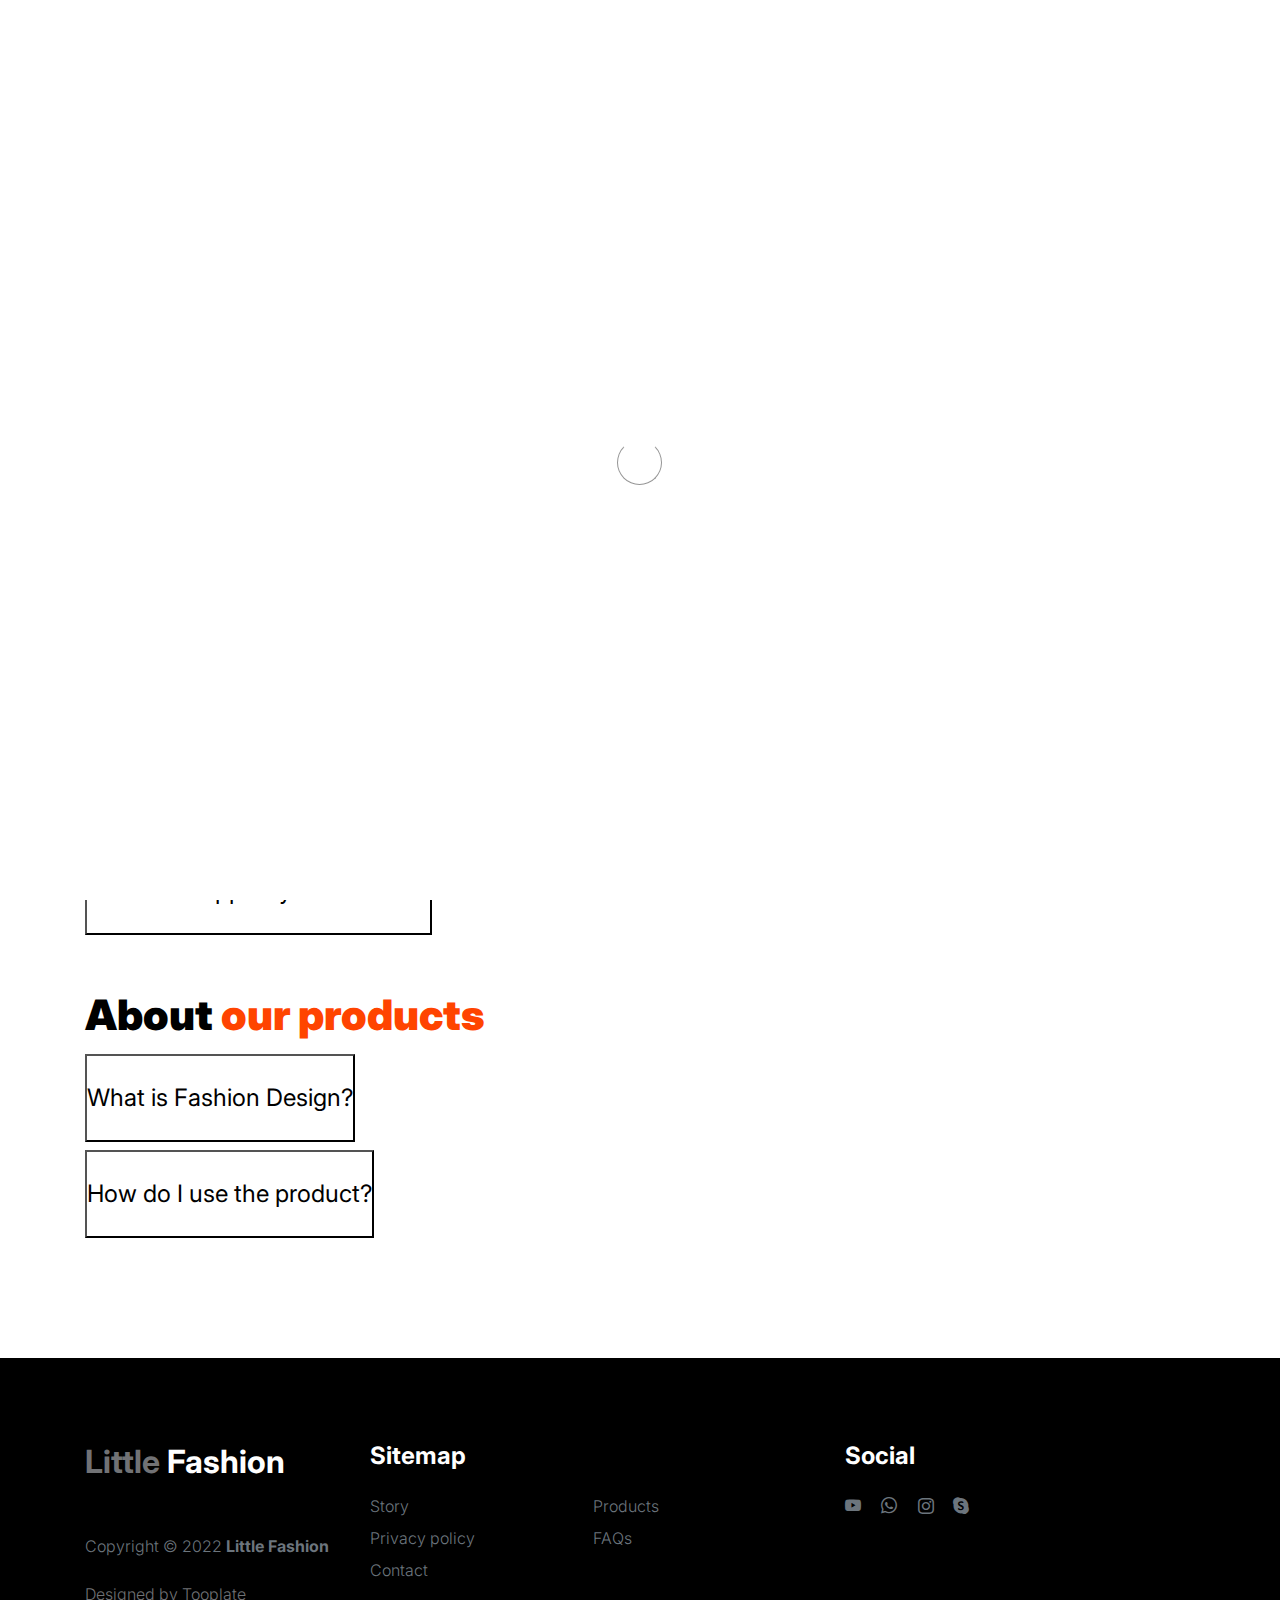
<file: faq.html>
<!doctype html>
<html lang="en">
    <head>
        <meta charset="utf-8">
        <meta name="viewport" content="width=device-width, initial-scale=1">

        <meta name="description" content="">
        <meta name="author" content="">

        <title>Tooplate's Little Fashion - FAQs Page</title>

        <!-- CSS FILES -->
        <link rel="preconnect" href="https://fonts.googleapis.com">

        <link rel="preconnect" href="https://fonts.gstatic.com" crossorigin>

        <link href="https://fonts.googleapis.com/css2?family=Inter:wght@100;300;400;700;900&display=swap" rel="stylesheet">

        <link href="css/bootstrap.min.css" rel="stylesheet">
        <link href="css/bootstrap-icons.css" rel="stylesheet">

        <link rel="stylesheet" href="css/slick.css"/>

        <link href="css/tooplate-little-fashion.css" rel="stylesheet">
        
<!--

Tooplate 2127 Little Fashion

https://www.tooplate.com/view/2127-little-fashion

-->
    </head>
    
    <body>

        <section class="preloader">
            <div class="spinner">
                <span class="sk-inner-circle"></span>
            </div>
        </section>
    
        <main>

            <nav class="navbar navbar-expand-lg">
                <div class="container">
                    <button class="navbar-toggler" type="button" data-bs-toggle="collapse" data-bs-target="#navbarNav" aria-controls="navbarNav" aria-expanded="false" aria-label="Toggle navigation">
                        <span class="navbar-toggler-icon"></span>
                    </button>

                    <a class="navbar-brand" href="index.html">
                        <strong><span>Little</span> Fashion</strong>
                    </a>

                    <div class="d-lg-none">
                        <a href="sign-in.html" class="bi-person custom-icon me-3"></a>

                        <a href="product-detail.html" class="bi-bag custom-icon"></a>
                    </div>

                    <div class="collapse navbar-collapse" id="navbarNav">
                        <ul class="navbar-nav mx-auto">
                            <li class="nav-item">
                                <a class="nav-link" href="index.html">Home</a>
                            </li>

                            <li class="nav-item">
                                <a class="nav-link" href="about.html">Story</a>
                            </li>

                            <li class="nav-item">
                                <a class="nav-link" href="products.html">Products</a>
                            </li>

                            <li class="nav-item">
                                <a class="nav-link active" href="faq.html">FAQs</a>
                            </li>

                            <li class="nav-item">
                                <a class="nav-link" href="contact.html">Contact</a>
                            </li>
                        </ul>

                        <div class="d-none d-lg-block">
                            <a href="sign-in.html" class="bi-person custom-icon me-3"></a>

                            <a href="product-detail.html" class="bi-bag custom-icon"></a>
                        </div>
                    </div>
                </div>
            </nav>

            <header class="site-header section-padding d-flex justify-content-center align-items-center">
                <div class="container">
                    <div class="row">

                        <div class="col-lg-10 col-12">
                            <h1>
                                <span class="d-block text-primary">Your favorite questions</span>
                                <span class="d-block text-dark">and our answers to them</span>
                            </h1>
                        </div>
                    </div>
                </div>
            </header>

            <section class="faq section-padding">
                <div class="container">
                    <div class="row">
                        
                        <div class="col-lg-8 col-12">
                            <h2>General Info.</h2>

                            <div class="accordion" id="accordionGeneral">
                                <div class="accordion-item">
                                    <h2 class="accordion-header" id="headingOne">
                                        <button class="accordion-button collapsed" type="button" data-bs-toggle="collapse" data-bs-target="#accordionGeneralOne" aria-expanded="true" aria-controls="accordionGeneralOne">
                                        What is this Little Fashion?
                                        </button>
                                    </h2>

                                    <div id="accordionGeneralOne" class="accordion-collapse collapse" aria-labelledby="headingOne" data-bs-parent="#accordionGeneral">

                                        <div class="accordion-body">
                                            <p class="large-paragraph"><strong>Little Fashion</strong> is free Bootstrap 5 website template for everyone. There are 8 HTML pages included in this template and you can expand more pages as you need.</p>

                                            <p class="large-paragraph">Ut enim ad minim veniam, quis nostrud exercitation ullamco laboris nisi ut aliquip ex ea commodo consequat.</p>
                                        </div>
                                    </div>
                                </div>

                                <div class="accordion-item">
                                    <h2 class="accordion-header" id="headingTwo">
                                        <button class="accordion-button collapsed" type="button" data-bs-toggle="collapse" data-bs-target="#accordionGeneralTwo" aria-expanded="false" aria-controls="accordionGeneralTwo">
                                        What is Tooplate website?
                                        </button>
                                    </h2>

                                    <div id="accordionGeneralTwo" class="accordion-collapse collapse" aria-labelledby="headingTwo" data-bs-parent="#accordionGeneral">

                                        <div class="accordion-body">
                                            <p class="large-paragraph"><a href="https://www.tooplate.com/free-templates" target="_blank">Tooplate</a> is a great website to download free HTML website templates for your business or personal use. Tooplate website has been online for almost 8 years now. Thank you for visiting our website.</p>
                                        </div>
                                    </div>
                                </div>

                                <div class="accordion-item">
                                    <h2 class="accordion-header" id="headingThree">
                                        <button class="accordion-button collapsed" type="button" data-bs-toggle="collapse" data-bs-target="#accordionGeneralThree" aria-expanded="false" aria-controls="accordionGeneralThree">
                                        How do I support your website?
                                        </button>
                                    </h2>

                                    <div id="accordionGeneralThree" class="accordion-collapse collapse" aria-labelledby="headingThree" data-bs-parent="#accordionGeneral">

                                        <div class="accordion-body">
                                            <p class="large-paragraph">You can support our Tooplate website by sharing it to your friends or colleagues on the web or social media.</p>
                                        </div>
                                    </div>
                                </div>

                            </div>

                            <h2 class="mt-5">About <span>our products</span></h2>

                            <div class="accordion" id="accordionProduct">
                                <div class="accordion-item">
                                    <h2 class="accordion-header" id="headingFour">
                                        <button class="accordion-button collapsed" type="button" data-bs-toggle="collapse" data-bs-target="#accordionProductOne" aria-expanded="true" aria-controls="accordionProductOne">
                                        What is Fashion Design?
                                        </button>
                                    </h2>

                                    <div id="accordionProductOne" class="accordion-collapse collapse" aria-labelledby="headingFour" data-bs-parent="#accordionProduct">

                                        <div class="accordion-body">
                                            <p class="large-paragraph"><strong>Lorem ipsum dolor</strong> sit amet, consectetur adipiscing elit, sed do eiusmod tempor incididunt ut labore et dolore magna aliqua. Quis ipsum suspendisse ultrices gravida. Risus commodo viverra maecenas accumsan lacus vel facilisis.</p>

                                            <p class="large-paragraph">Ut enim ad minim veniam, quis nostrud exercitation ullamco laboris nisi ut aliquip ex ea commodo consequat.</p>
                                        </div>
                                    </div>
                                </div>

                                <div class="accordion-item">
                                    <h2 class="accordion-header" id="headingFive">
                                        <button class="accordion-button collapsed" type="button" data-bs-toggle="collapse" data-bs-target="#accordionProductTwo" aria-expanded="false" aria-controls="accordionProductTwo">
                                        How do I use the product?
                                        </button>
                                    </h2>

                                    <div id="accordionProductTwo" class="accordion-collapse collapse" aria-labelledby="headingFive" data-bs-parent="#accordionProduct">

                                        <div class="accordion-body">
                                            <p class="large-paragraph">Lorem ipsum is placeholder text commonly used in the graphic, print, and publishing industries for previewing layouts and visual mockups.</p>
                                        </div>
                                    </div>
                                </div>

                            </div>

                        </div>

                    </div>
                </div>
            </section>

        </main>

        <footer class="site-footer">
            <div class="container">
                <div class="row">

                    <div class="col-lg-3 col-10 me-auto mb-4">
                        <h4 class="text-white mb-3"><a href="index.html">Little</a> Fashion</h4>
                        <p class="copyright-text text-muted mt-lg-5 mb-4 mb-lg-0">Copyright © 2022 <strong>Little Fashion</strong></p>
                        <br>
                        <p class="copyright-text">Designed by <a href="https://www.tooplate.com/" target="_blank">Tooplate</a></p>
                    </div>

                    <div class="col-lg-5 col-8">
                        <h5 class="text-white mb-3">Sitemap</h5>

                        <ul class="footer-menu d-flex flex-wrap">
                            <li class="footer-menu-item"><a href="about.html" class="footer-menu-link">Story</a></li>

                            <li class="footer-menu-item"><a href="#" class="footer-menu-link">Products</a></li>

                            <li class="footer-menu-item"><a href="#" class="footer-menu-link">Privacy policy</a></li>

                            <li class="footer-menu-item"><a href="#" class="footer-menu-link">FAQs</a></li>

                            <li class="footer-menu-item"><a href="#" class="footer-menu-link">Contact</a></li>
                        </ul>
                    </div>

                    <div class="col-lg-3 col-4">
                        <h5 class="text-white mb-3">Social</h5>

                        <ul class="social-icon">

                            <li><a href="#" class="social-icon-link bi-youtube"></a></li>

                            <li><a href="#" class="social-icon-link bi-whatsapp"></a></li>

                            <li><a href="#" class="social-icon-link bi-instagram"></a></li>

                            <li><a href="#" class="social-icon-link bi-skype"></a></li>
                        </ul>
                    </div>

                </div>
            </div>
        </footer>

        <!-- JAVASCRIPT FILES -->
        <script src="js/jquery.min.js"></script>
        <script src="js/bootstrap.bundle.min.js"></script>
        <script src="js/Headroom.js"></script>
        <script src="js/jQuery.headroom.js"></script>
        <script src="js/slick.min.js"></script>
        <script src="js/custom.js"></script>

    </body>
</html>
</file>
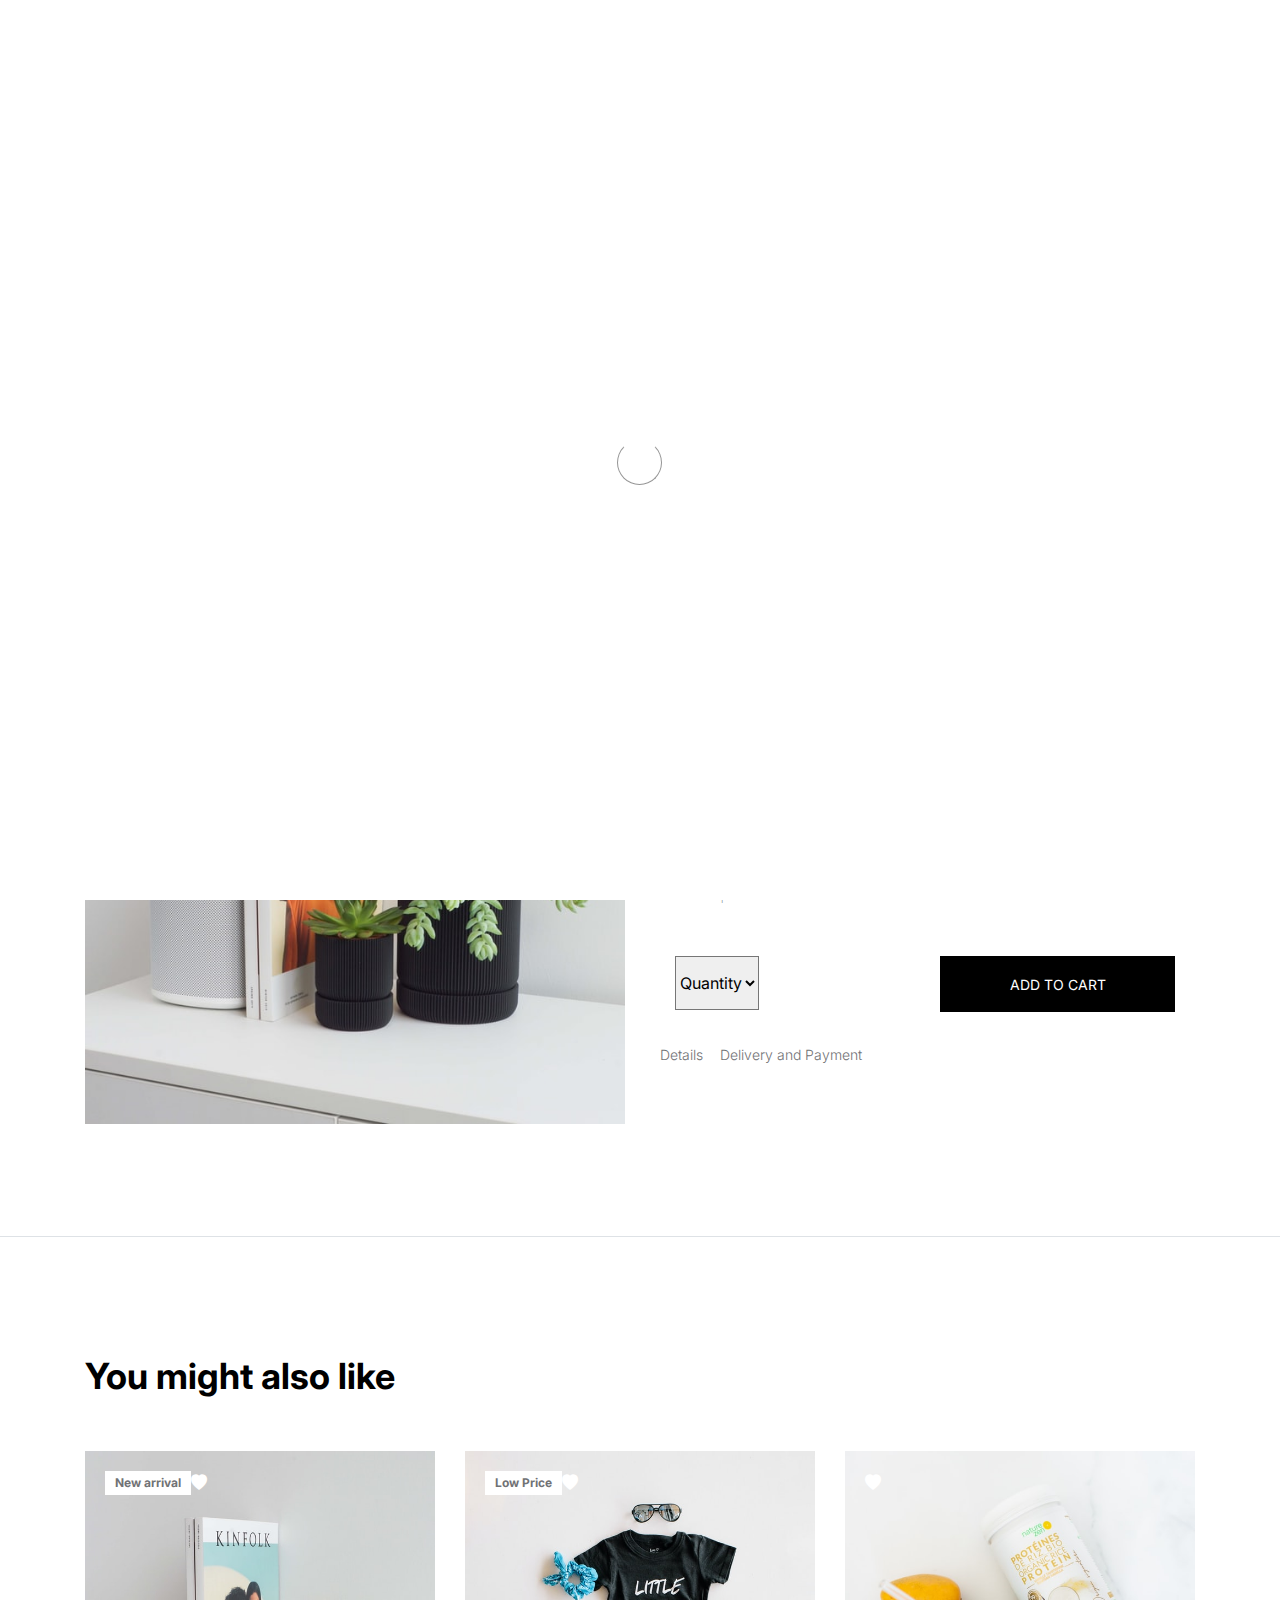
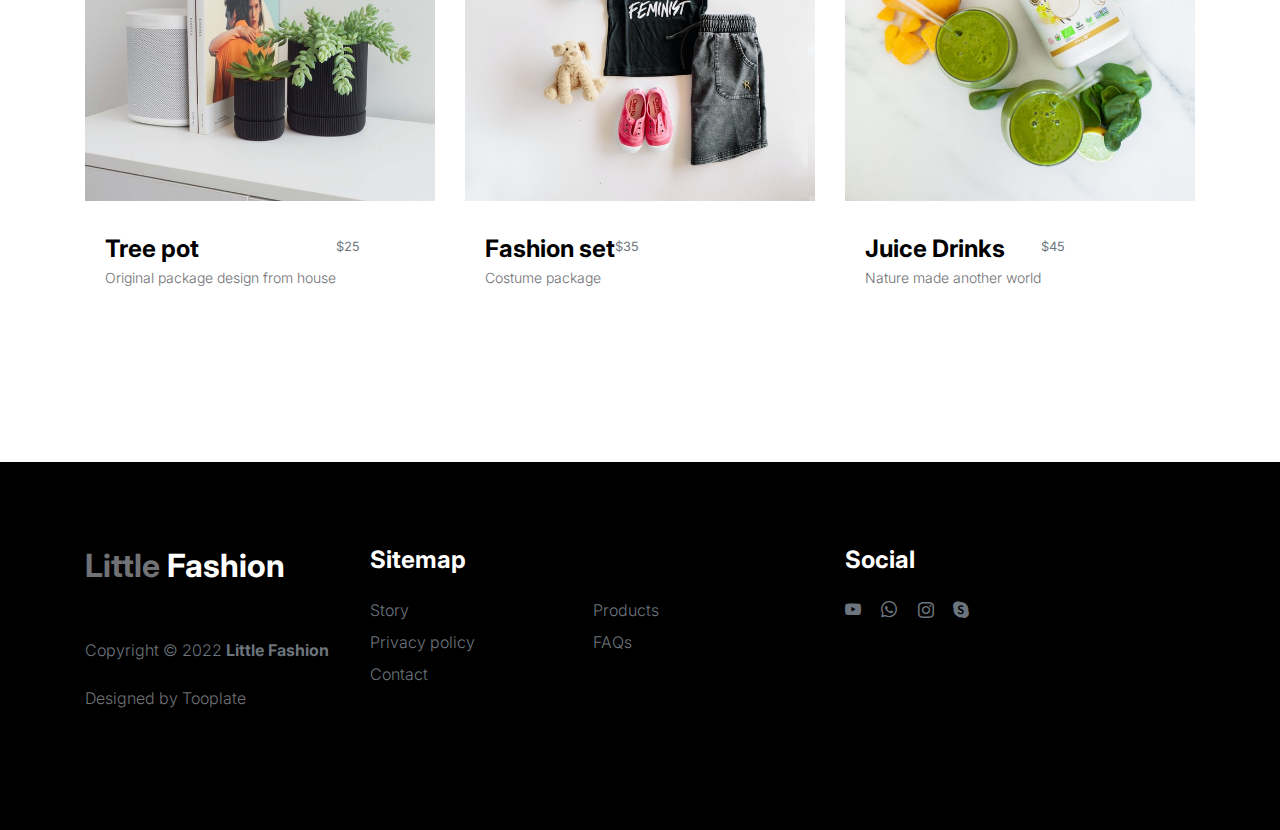
<file: product-detail.html>
<!doctype html>
<html lang="en">
    <head>
        <meta charset="utf-8">
        <meta name="viewport" content="width=device-width, initial-scale=1">

        <meta name="description" content="">
        <meta name="author" content="">

        <title>Tooplate's Little Fashion - Product Detail</title>

        <!-- CSS FILES -->
        <link rel="preconnect" href="https://fonts.googleapis.com">

        <link rel="preconnect" href="https://fonts.gstatic.com" crossorigin>

        <link href="https://fonts.googleapis.com/css2?family=Inter:wght@100;300;400;700;900&display=swap" rel="stylesheet">

        <link href="css/bootstrap.min.css" rel="stylesheet">
        <link href="css/bootstrap-icons.css" rel="stylesheet">

        <link rel="stylesheet" href="css/slick.css"/>

        <link href="css/tooplate-little-fashion.css" rel="stylesheet">
<!--

Tooplate 2127 Little Fashion

https://www.tooplate.com/view/2127-little-fashion

-->
    </head>
    
    <body>

        <section class="preloader">
            <div class="spinner">
                <span class="sk-inner-circle"></span>
            </div>
        </section>
    
        <main>

            <nav class="navbar navbar-expand-lg">
                <div class="container">
                    <button class="navbar-toggler" type="button" data-bs-toggle="collapse" data-bs-target="#navbarNav" aria-controls="navbarNav" aria-expanded="false" aria-label="Toggle navigation">
                        <span class="navbar-toggler-icon"></span>
                    </button>

                    <a class="navbar-brand" href="index.html">
                        <strong><span>Little</span> Fashion</strong>
                    </a>

                    <div class="d-lg-none">
                        <a href="sign-in.html" class="bi-person custom-icon me-3"></a>

                        <a href="product-detail.html" class="bi-bag custom-icon"></a>
                    </div>

                    <div class="collapse navbar-collapse" id="navbarNav">
                        <ul class="navbar-nav mx-auto">
                            <li class="nav-item">
                                <a class="nav-link" href="index.html">Home</a>
                            </li>

                            <li class="nav-item">
                                <a class="nav-link" href="about.html">Story</a>
                            </li>

                            <li class="nav-item">
                                <a class="nav-link" href="products.html">Products</a>
                            </li>

                            <li class="nav-item">
                                <a class="nav-link" href="faq.html">FAQs</a>
                            </li>

                            <li class="nav-item">
                                <a class="nav-link" href="contact.html">Contact</a>
                            </li>
                        </ul>

                        <div class="d-none d-lg-block">
                            <a href="sign-in.html" class="bi-person custom-icon me-3"></a>

                            <a href="product-detail.html" class="bi-bag custom-icon"></a>
                        </div>
                    </div>
                </div>
            </nav>

            <header class="site-header section-padding d-flex justify-content-center align-items-center">
                <div class="container">
                    <div class="row">

                        <div class="col-lg-10 col-12">
                            <h1>
                                <span class="d-block text-primary">We provide you</span>
                                <span class="d-block text-dark">Fashionable Stuffs</span>
                            </h1>
                        </div>
                    </div>
                </div>
            </header>

            <section class="product-detail section-padding">
                <div class="container">
                    <div class="row">

                        <div class="col-lg-6 col-12">
                            <div class="product-thumb">
                                <img src="images/product/evan-mcdougall-qnh1odlqOmk-unsplash.jpeg" class="img-fluid product-image" alt="">
                            </div>
                        </div>

                        <div class="col-lg-6 col-12">
                            <div class="product-info d-flex">
                                <div>
                                    <h2 class="product-title mb-0">Tree pot</h2>

                                    <p class="product-p">Original package design from house</p>
                                </div>

                                <small class="product-price text-muted ms-auto mt-auto mb-5">$25</small>
                            </div>

                            <div class="product-description">

                                <strong class="d-block mt-4 mb-2">Description</strong>

                                <p class="lead mb-5">Over three years in business, We’ve had the chance to work on a variety of projects, with companies</p>
                            </div>

                            <div class="product-cart-thumb row">
                                <div class="col-lg-6 col-12">
                                    
                                    <select class="form-select cart-form-select" id="inputGroupSelect01">
                                        <option selected>Quantity</option>
                                        <option value="1">1</option>
                                        <option value="2">2</option>
                                        <option value="3">3</option>
                                        <option value="4">4</option>
                                        <option value="5">5</option>
                                    </select>
                                </div>

                                <div class="col-lg-6 col-12 mt-4 mt-lg-0">
                                    <button type="submit" class="btn custom-btn cart-btn" data-bs-toggle="modal" data-bs-target="#cart-modal">Add to Cart</button>
                                </div>

                                <p>
                                    <a href="#" class="product-additional-link">Details</a>

                                    <a href="#" class="product-additional-link">Delivery and Payment</a>
                                </p>
                            </div>

                        </div>

                    </div>
                </div>
            </section>

            <section class="related-product section-padding border-top">
                <div class="container">
                    <div class="row">

                        <div class="col-12">
                            <h3 class="mb-5">You might also like</h3>
                        </div>

                        <div class="col-lg-4 col-12 mb-3">
                            <div class="product-thumb">
                                <a href="product-detail.html">
                                    <img src="images/product/evan-mcdougall-qnh1odlqOmk-unsplash.jpeg" class="img-fluid product-image" alt="">
                                </a>

                                <div class="product-top d-flex">
                                    <span class="product-alert me-auto">New arrival</span>

                                    <a href="#" class="bi-heart-fill product-icon"></a>
                                </div>

                                <div class="product-info d-flex">
                                    <div>
                                        <h5 class="product-title mb-0">
                                            <a href="product-detail.html" class="product-title-link">Tree pot</a>
                                        </h5>

                                        <p class="product-p">Original package design from house</p>
                                    </div>

                                    <small class="product-price text-muted ms-auto mt-auto mb-5">$25</small>
                                </div>
                            </div>
                        </div>

                        <div class="col-lg-4 col-12 mb-3">
                            <div class="product-thumb">
                                <a href="product-detail.html">
                                    <img src="images/product/jordan-nix-CkCUvwMXAac-unsplash.jpeg" class="img-fluid product-image" alt="">
                                </a>

                                <div class="product-top d-flex">
                                    <span class="product-alert">Low Price</span>

                                    <a href="#" class="bi-heart-fill product-icon ms-auto"></a>
                                </div>

                                <div class="product-info d-flex">
                                    <div>
                                        <h5 class="product-title mb-0">
                                            <a href="product-detail.html" class="product-title-link">Fashion set</a>
                                        </h5>

                                        <p class="product-p">Costume package</p>
                                    </div>

                                    <small class="product-price text-muted ms-auto mt-auto mb-5">$35</small>
                                </div>
                            </div>
                        </div>

                        <div class="col-lg-4 col-12">
                            <div class="product-thumb">
                                <a href="product-detail.html">
                                    <img src="images/product/nature-zen-3Dn1BZZv3m8-unsplash.jpeg" class="img-fluid product-image" alt="">
                                </a>

                                <div class="product-top d-flex">
                                    <a href="#" class="bi-heart-fill product-icon ms-auto"></a>
                                </div>

                                <div class="product-info d-flex">
                                    <div>
                                        <h5 class="product-title mb-0">
                                            <a href="product-detail.html" class="product-title-link">Juice Drinks</a>
                                        </h5>

                                        <p class="product-p">Nature made another world</p>
                                    </div>

                                    <small class="product-price text-muted ms-auto mt-auto mb-5">$45</small>
                                </div>
                            </div>
                        </div>

                    </div>
                </div>
            </section>

        </main>

        <footer class="site-footer">
            <div class="container">
                <div class="row">

                    <div class="col-lg-3 col-10 me-auto mb-4">
                        <h4 class="text-white mb-3"><a href="index.html">Little</a> Fashion</h4>
                        <p class="copyright-text text-muted mt-lg-5 mb-4 mb-lg-0">Copyright © 2022 <strong>Little Fashion</strong></p>
                        <br>
                        <p class="copyright-text">Designed by <a href="https://www.tooplate.com/" target="_blank">Tooplate</a></p>
                    </div>

                    <div class="col-lg-5 col-8">
                        <h5 class="text-white mb-3">Sitemap</h5>

                        <ul class="footer-menu d-flex flex-wrap">
                            <li class="footer-menu-item"><a href="about.html" class="footer-menu-link">Story</a></li>

                            <li class="footer-menu-item"><a href="#" class="footer-menu-link">Products</a></li>

                            <li class="footer-menu-item"><a href="#" class="footer-menu-link">Privacy policy</a></li>

                            <li class="footer-menu-item"><a href="#" class="footer-menu-link">FAQs</a></li>

                            <li class="footer-menu-item"><a href="#" class="footer-menu-link">Contact</a></li>
                        </ul>
                    </div>

                    <div class="col-lg-3 col-4">
                        <h5 class="text-white mb-3">Social</h5>

                        <ul class="social-icon">

                            <li><a href="#" class="social-icon-link bi-youtube"></a></li>

                            <li><a href="#" class="social-icon-link bi-whatsapp"></a></li>

                            <li><a href="#" class="social-icon-link bi-instagram"></a></li>

                            <li><a href="#" class="social-icon-link bi-skype"></a></li>
                        </ul>
                    </div>

                </div>
            </div>
        </footer>

        <!-- CART MODAL -->
        <div class="modal fade" id="cart-modal" tabindex="-1" aria-labelledby="exampleModalLabel" aria-hidden="true">
            <div class="modal-dialog modal-dialog-centered modal-lg">
                <div class="modal-content border-0">
                    <div class="modal-header flex-column">
                        <button type="button" class="btn-close" data-bs-dismiss="modal" aria-label="Close"></button>
                    </div>

                    <div class="modal-body">
                        <div class="row">
                            <div class="col-lg-6 col-12 mt-4 mt-lg-0">
                                <img src="images/product/evan-mcdougall-qnh1odlqOmk-unsplash.jpeg" class="img-fluid product-image" alt="">
                            </div>

                            <div class="col-lg-6 col-12 mt-3 mt-lg-0">
                                <h3 class="modal-title" id="exampleModalLabel">Tree pot</h3>

                                <p class="product-price text-muted mt-3">$25</p>

                                <p class="product-p">Quatity: <span class="ms-1">4</span></p>

                                <p class="product-p">Colour: <span class="ms-1">Black</span></p>

                                <p class="product-p pb-3">Size: <span class="ms-1">S/S</span></p>

                                <div class="border-top mt-4 pt-3">
                                    <p class="product-p"><strong>Total: <span class="ms-1">$100</span></strong></p>
                                </div>

                            </div>
                        </div>
                    </div>

                    <div class="modal-footer">
                        <div class="row w-50">
                            <button type="button" class="btn custom-btn cart-btn ms-lg-4">Checkout</button>
                        </div>
                    </div>
                </div>

            </div>
        </div>

        <!-- JAVASCRIPT FILES -->
        <script src="js/jquery.min.js"></script>
        <script src="js/bootstrap.bundle.min.js"></script>
        <script src="js/Headroom.js"></script>
        <script src="js/jQuery.headroom.js"></script>
        <script src="js/slick.min.js"></script>
        <script src="js/custom.js"></script>

    </body>
</html>
</file>
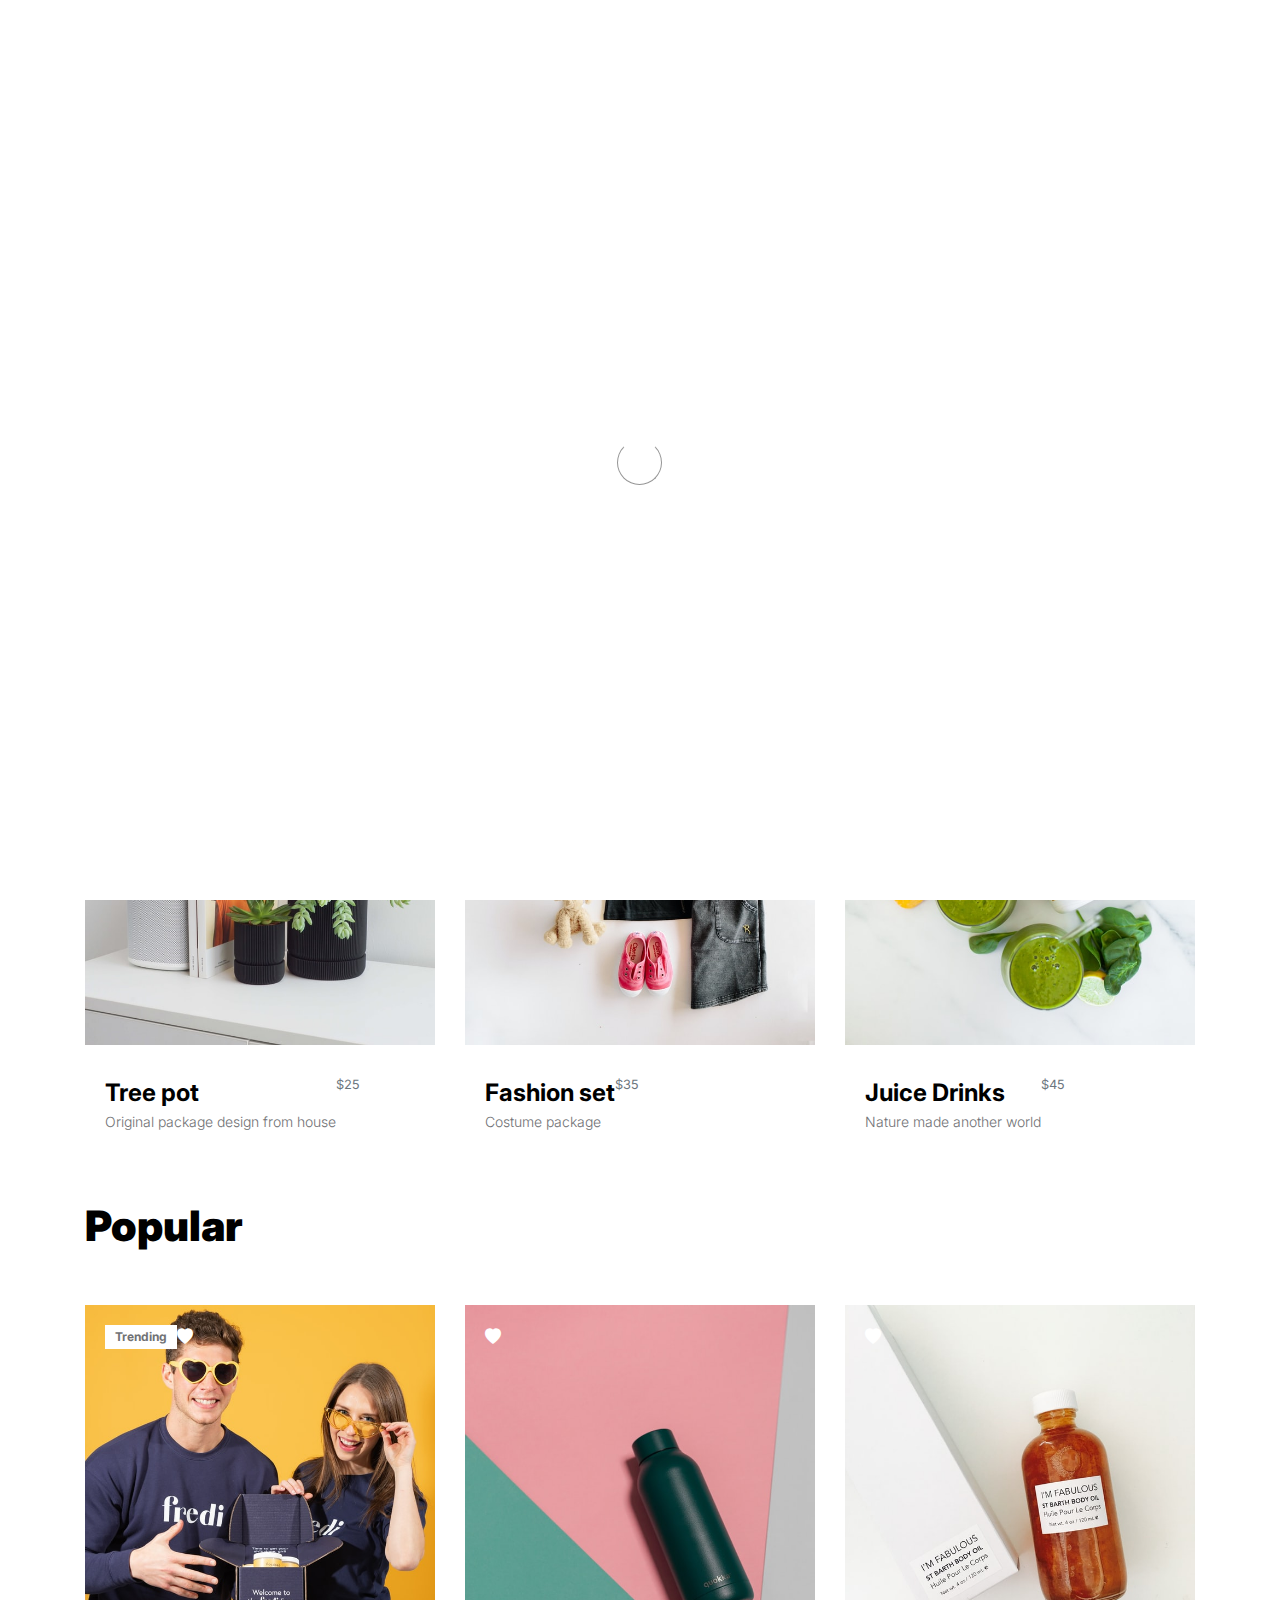
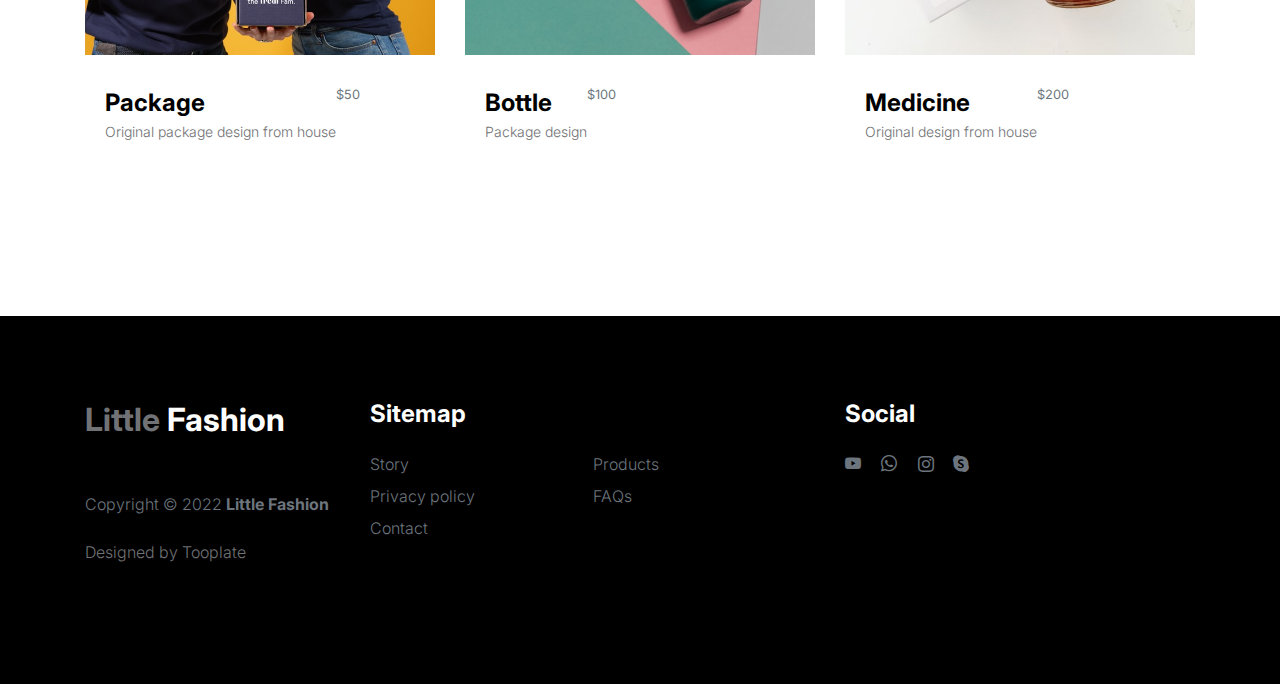
<file: products.html>
<!doctype html>
<html lang="en">
    <head>
        <meta charset="utf-8">
        <meta name="viewport" content="width=device-width, initial-scale=1">

        <meta name="description" content="">
        <meta name="author" content="">

        <title>Tooplate's Little Fashion - Products</title>

        <!-- CSS FILES -->
        <link rel="preconnect" href="https://fonts.googleapis.com">

        <link rel="preconnect" href="https://fonts.gstatic.com" crossorigin>

        <link href="https://fonts.googleapis.com/css2?family=Inter:wght@100;300;400;700;900&display=swap" rel="stylesheet">

        <link href="css/bootstrap.min.css" rel="stylesheet">
        <link href="css/bootstrap-icons.css" rel="stylesheet">

        <link rel="stylesheet" href="css/slick.css"/>

        <link href="css/tooplate-little-fashion.css" rel="stylesheet">
<!--

Tooplate 2127 Little Fashion

https://www.tooplate.com/view/2127-little-fashion

-->
    </head>
    
    <body>

        <section class="preloader">
            <div class="spinner">
                <span class="sk-inner-circle"></span>
            </div>
        </section>
    
        <main>

            <nav class="navbar navbar-expand-lg">
                <div class="container">
                    <button class="navbar-toggler" type="button" data-bs-toggle="collapse" data-bs-target="#navbarNav" aria-controls="navbarNav" aria-expanded="false" aria-label="Toggle navigation">
                        <span class="navbar-toggler-icon"></span>
                    </button>

                    <a class="navbar-brand" href="index.html">
                        <strong><span>Little</span> Fashion</strong>
                    </a>

                    <div class="d-lg-none">
                        <a href="sign-in.html" class="bi-person custom-icon me-3"></a>

                        <a href="product-detail.html" class="bi-bag custom-icon"></a>
                    </div>

                    <div class="collapse navbar-collapse" id="navbarNav">
                        <ul class="navbar-nav mx-auto">
                            <li class="nav-item">
                                <a class="nav-link" href="index.html">Home</a>
                            </li>

                            <li class="nav-item">
                                <a class="nav-link" href="about.html">Story</a>
                            </li>

                            <li class="nav-item">
                                <a class="nav-link active" href="products.html">Products</a>
                            </li>

                            <li class="nav-item">
                                <a class="nav-link" href="faq.html">FAQs</a>
                            </li>

                            <li class="nav-item">
                                <a class="nav-link" href="contact.html">Contact</a>
                            </li>
                        </ul>

                        <div class="d-none d-lg-block">
                            <a href="sign-in.html" class="bi-person custom-icon me-3"></a>

                            <a href="product-detail.html" class="bi-bag custom-icon"></a>
                        </div>
                    </div>
                </div>
            </nav>

            <header class="site-header section-padding d-flex justify-content-center align-items-center">
                <div class="container">
                    <div class="row">

                        <div class="col-lg-10 col-12">
                            <h1>
                                <span class="d-block text-primary">Choose your</span>
                                <span class="d-block text-dark">favorite stuffs</span>
                            </h1>
                        </div>
                    </div>
                </div>
            </header>

            <section class="products section-padding">
                <div class="container">
                    <div class="row">
                        
                        <div class="col-12">
                            <h2 class="mb-5">New Arrivals</h2>
                        </div>

                        <div class="col-lg-4 col-12 mb-3">
                            <div class="product-thumb">
                                <a href="product-detail.html">
                                    <img src="images/product/evan-mcdougall-qnh1odlqOmk-unsplash.jpeg" class="img-fluid product-image" alt="">
                                </a>

                                <div class="product-top d-flex">
                                    <span class="product-alert me-auto">New Arrival</span>

                                    <a href="#" class="bi-heart-fill product-icon"></a>
                                </div>

                                <div class="product-info d-flex">
                                    <div>
                                        <h5 class="product-title mb-0">
                                            <a href="product-detail.html" class="product-title-link">Tree pot</a>
                                        </h5>

                                        <p class="product-p">Original package design from house</p>
                                    </div>

                                    <small class="product-price text-muted ms-auto">$25</small>
                                </div>
                            </div>
                        </div>

                        <div class="col-lg-4 col-12 mb-3">
                            <div class="product-thumb">
                                <a href="product-detail.html">
                                    <img src="images/product/jordan-nix-CkCUvwMXAac-unsplash.jpeg" class="img-fluid product-image" alt="">
                                </a>

                                <div class="product-top d-flex">
                                    <span class="product-alert">Discounted Price</span>

                                    <a href="#" class="bi-heart-fill product-icon ms-auto"></a>
                                </div>

                                <div class="product-info d-flex">
                                    <div>
                                        <h5 class="product-title mb-0">
                                            <a href="product-detail.html" class="product-title-link">Fashion set</a>
                                        </h5>

                                        <p class="product-p">Costume package</p>
                                    </div>

                                    <small class="product-price text-muted ms-auto">$35</small>
                                </div>
                            </div>
                        </div>

                        <div class="col-lg-4 col-12">
                            <div class="product-thumb">
                                <a href="product-detail.html">
                                    <img src="images/product/nature-zen-3Dn1BZZv3m8-unsplash.jpeg" class="img-fluid product-image" alt="">
                                </a>

                                <div class="product-top d-flex">
                                    <a href="#" class="bi-heart-fill product-icon ms-auto"></a>
                                </div>

                                <div class="product-info d-flex">
                                    <div>
                                        <h5 class="product-title mb-0">
                                            <a href="product-detail.html" class="product-title-link">Juice Drinks</a>
                                        </h5>

                                        <p class="product-p">Nature made another world</p>
                                    </div>

                                    <small class="product-price text-muted ms-auto">$45</small>
                                </div>
                            </div>
                        </div>

                        <div class="col-12">
                            <h2 class="mb-5">Popular</h2>
                        </div>

                        <div class="col-lg-4 col-12 mb-3">
                            <div class="product-thumb">
                                <a href="product-detail.html">
                                    <img src="images/product/team-fredi-8HRKoay8VJE-unsplash.jpeg" class="img-fluid product-image" alt="">
                                </a>

                                <div class="product-top d-flex">
                                    <span class="product-alert">Trending</span>

                                    <a href="#" class="bi-heart-fill product-icon ms-auto"></a>
                                </div>

                                <div class="product-info d-flex">
                                    <div>
                                        <h5 class="product-title mb-0">
                                            <a href="product-detail.html" class="product-title-link">Package</a>
                                        </h5>

                                        <p class="product-p">Original package design from house</p>
                                    </div>

                                    <small class="product-price text-muted ms-auto">$50</small>
                                </div>
                            </div>
                        </div>

                        <div class="col-lg-4 col-12 mb-3">
                            <div class="product-thumb">
                                <a href="product-detail.html">
                                    <img src="images/product/quokkabottles-kFc1_G1GvKA-unsplash.jpeg" class="img-fluid product-image" alt="">
                                </a>

                                <div class="product-top d-flex">
                                    <a href="#" class="bi-heart-fill product-icon ms-auto"></a>
                                </div>

                                <div class="product-info d-flex">
                                    <div>
                                        <h5 class="product-title mb-0">
                                            <a href="product-detail.html" class="product-title-link">Bottle</a>
                                        </h5>

                                        <p class="product-p">Package design</p>
                                    </div>

                                    <small class="product-price text-muted ms-auto">$100</small>
                                </div>
                            </div>
                        </div>

                        <div class="col-lg-4 col-12 mb-3">
                            <div class="product-thumb">
                                <a href="product-detail.html">
                                    <img src="images/product/anis-m-WnVrO-DvxcE-unsplash.jpeg" class="img-fluid product-image" alt="">
                                </a>

                                <div class="product-top d-flex">
                                    <a href="#" class="bi-heart-fill product-icon ms-auto"></a>
                                </div>

                                <div class="product-info d-flex">
                                    <div>
                                        <h5 class="product-title mb-0">
                                            <a href="product-detail.html" class="product-title-link">Medicine</a>
                                        </h5>

                                        <p class="product-p">Original design from house</p>
                                    </div>

                                    <small class="product-price text-muted ms-auto">$200</small>
                                </div>
                            </div>
                        </div>

                    </div>
                </div>
            </section>

        </main>

        <footer class="site-footer">
            <div class="container">
                <div class="row">

                    <div class="col-lg-3 col-10 me-auto mb-4">
                        <h4 class="text-white mb-3"><a href="index.html">Little</a> Fashion</h4>
                        <p class="copyright-text text-muted mt-lg-5 mb-4 mb-lg-0">Copyright © 2022 <strong>Little Fashion</strong></p>
                        <br>
                        <p class="copyright-text">Designed by <a href="https://www.tooplate.com/" target="_blank">Tooplate</a></p>
                    </div>

                    <div class="col-lg-5 col-8">
                        <h5 class="text-white mb-3">Sitemap</h5>

                        <ul class="footer-menu d-flex flex-wrap">
                            <li class="footer-menu-item"><a href="about.html" class="footer-menu-link">Story</a></li>

                            <li class="footer-menu-item"><a href="#" class="footer-menu-link">Products</a></li>

                            <li class="footer-menu-item"><a href="#" class="footer-menu-link">Privacy policy</a></li>

                            <li class="footer-menu-item"><a href="#" class="footer-menu-link">FAQs</a></li>

                            <li class="footer-menu-item"><a href="#" class="footer-menu-link">Contact</a></li>
                        </ul>
                    </div>

                    <div class="col-lg-3 col-4">
                        <h5 class="text-white mb-3">Social</h5>

                        <ul class="social-icon">

                            <li><a href="#" class="social-icon-link bi-youtube"></a></li>

                            <li><a href="#" class="social-icon-link bi-whatsapp"></a></li>

                            <li><a href="#" class="social-icon-link bi-instagram"></a></li>

                            <li><a href="#" class="social-icon-link bi-skype"></a></li>
                        </ul>
                    </div>

                </div>
            </div>
        </footer>

        <!-- JAVASCRIPT FILES -->
        <script src="js/jquery.min.js"></script>
        <script src="js/bootstrap.bundle.min.js"></script>
        <script src="js/Headroom.js"></script>
        <script src="js/jQuery.headroom.js"></script>
        <script src="js/slick.min.js"></script>
        <script src="js/custom.js"></script>

    </body>
</html>
</file>
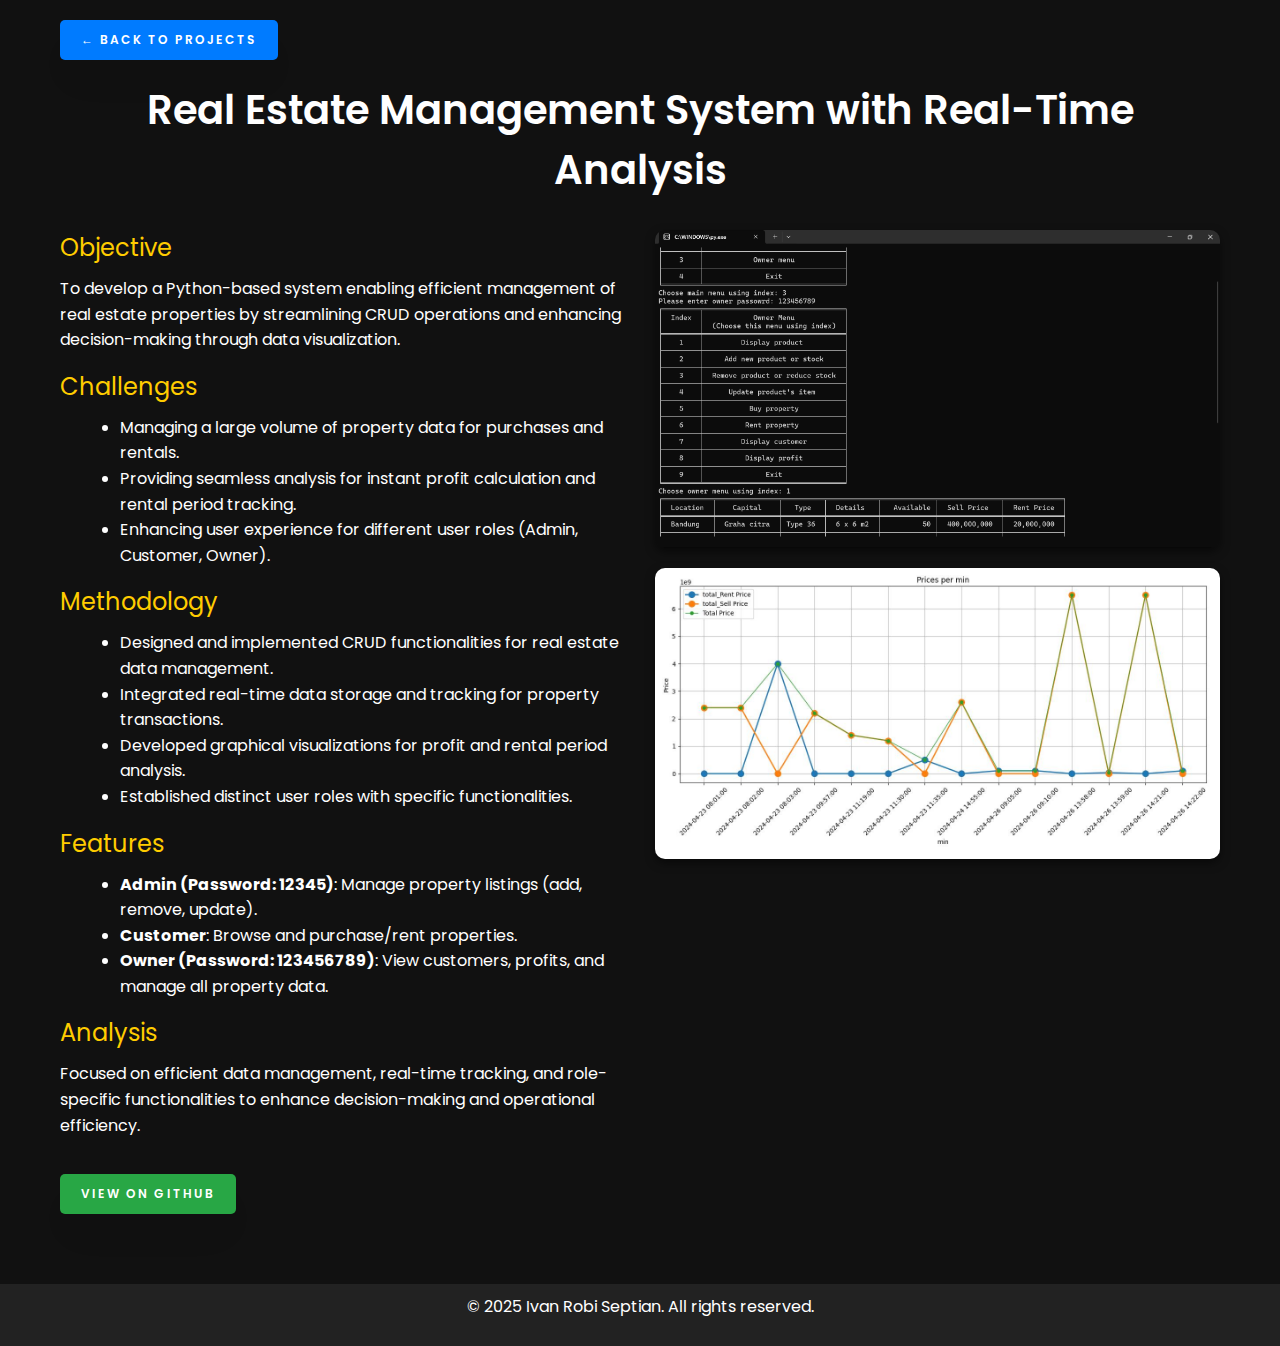
<file: project-detail-1.html>
<!DOCTYPE html>
<html lang="en">
<head>
    <meta charset="UTF-8">
    <meta name="viewport" content="width=device-width, initial-scale=1.0">
    <title>Project Detail - Real Estate Management System</title>
    <link href="https://fonts.googleapis.com/css?family=Poppins:300,400,500,600,700" rel="stylesheet">
    <link rel="stylesheet" href="css/style.css">
    <style>
        body {
            background-color: #111;
            color: #fff;
            font-family: 'Poppins', sans-serif;
            line-height: 1.6;
            margin: 0;
            padding: 0;
        }
        .container {
            max-width: 1200px;
            margin: 0 auto;
            padding: 20px;
        }
        .btn {
            display: inline-block;
            padding: 10px 20px;
            color: #fff;
            background-color: #007bff;
            text-decoration: none;
            border-radius: 5px;
            transition: background-color 0.3s ease;
        }
        .btn:hover {
            background-color: #0056b3;
        }
        .btn-back {
            margin-bottom: 20px;
        }
        .btn-github {
            margin-top: 20px;
            background-color: #28a745;
        }
        .btn-github:hover {
            background-color: #1e7e34;
        }
        h1 {
            text-align: center;
            font-weight: 600;
            margin-bottom: 30px;
        }
        .project-content {
            display: flex;
            flex-wrap: wrap;
            gap: 30px;
        }
        .project-text {
            flex: 1;
            min-width: 300px;
        }
        .project-text h2 {
            font-size: 1.5rem;
            margin-bottom: 10px;
            color: #ffcc00;
        }
        .project-text ul {
            list-style-type: disc;
            margin-left: 20px;
        }
        .project-images {
            flex: 1;
            min-width: 300px;
            display: flex;
            flex-direction: column;
            gap: 20px;
        }
        .project-images img {
            width: 100%;
            border-radius: 10px;
            box-shadow: 0 4px 10px rgba(0, 0, 0, 0.5);
        }
        footer {
            text-align: center;
            margin-top: 50px;
            padding: 10px;
            background-color: #222;
        }
    </style>
</head>
<body>

    <div class="container">
        <!-- Back Button -->
        <a href="index.html#projects-section" class="btn btn-back">&larr; Back to Projects</a>

        <!-- Project Title -->
        <h1>Real Estate Management System with Real-Time Analysis</h1>

        <!-- Project Content -->
        <div class="project-content">
            <!-- Text Section -->
            <div class="project-text">
                <h2>Objective</h2>
                <p>To develop a Python-based system enabling efficient management of real estate properties by streamlining CRUD operations and enhancing decision-making through data visualization.</p>

                <h2>Challenges</h2>
                <ul>
                    <li>Managing a large volume of property data for purchases and rentals.</li>
                    <li>Providing seamless analysis for instant profit calculation and rental period tracking.</li>
                    <li>Enhancing user experience for different user roles (Admin, Customer, Owner).</li>
                </ul>

                <h2>Methodology</h2>
                <ul>
                    <li>Designed and implemented CRUD functionalities for real estate data management.</li>
                    <li>Integrated real-time data storage and tracking for property transactions.</li>
                    <li>Developed graphical visualizations for profit and rental period analysis.</li>
                    <li>Established distinct user roles with specific functionalities.</li>
                </ul>

                <h2>Features</h2>
                <ul>
                    <li><strong>Admin (Password: 12345)</strong>: Manage property listings (add, remove, update).</li>
                    <li><strong>Customer</strong>: Browse and purchase/rent properties.</li>
                    <li><strong>Owner (Password: 123456789)</strong>: View customers, profits, and manage all property data.</li>
                </ul>

                <h2>Analysis</h2>
                <p>Focused on efficient data management, real-time tracking, and role-specific functionalities to enhance decision-making and operational efficiency.</p>

                <!-- GitHub Link -->
                <a href="https://github.com/Ivan-R-Septian/Real-Estate-Management-System-with-Real-Time-Analysis" class="btn btn-github" target="_blank">View on GitHub</a>
            </div>

            <!-- Images Section -->
            <div class="project-images">
                <img src="images/project-pict-1.png" alt="Project Image 1">
                <img src="images/project-pict-2.jpeg" alt="Project Image 2">
            </div>
        </div>
    </div>

    <footer>
        <p>&copy; 2025 Ivan Robi Septian. All rights reserved.</p>
    </footer>

</body>
</html>
</file>
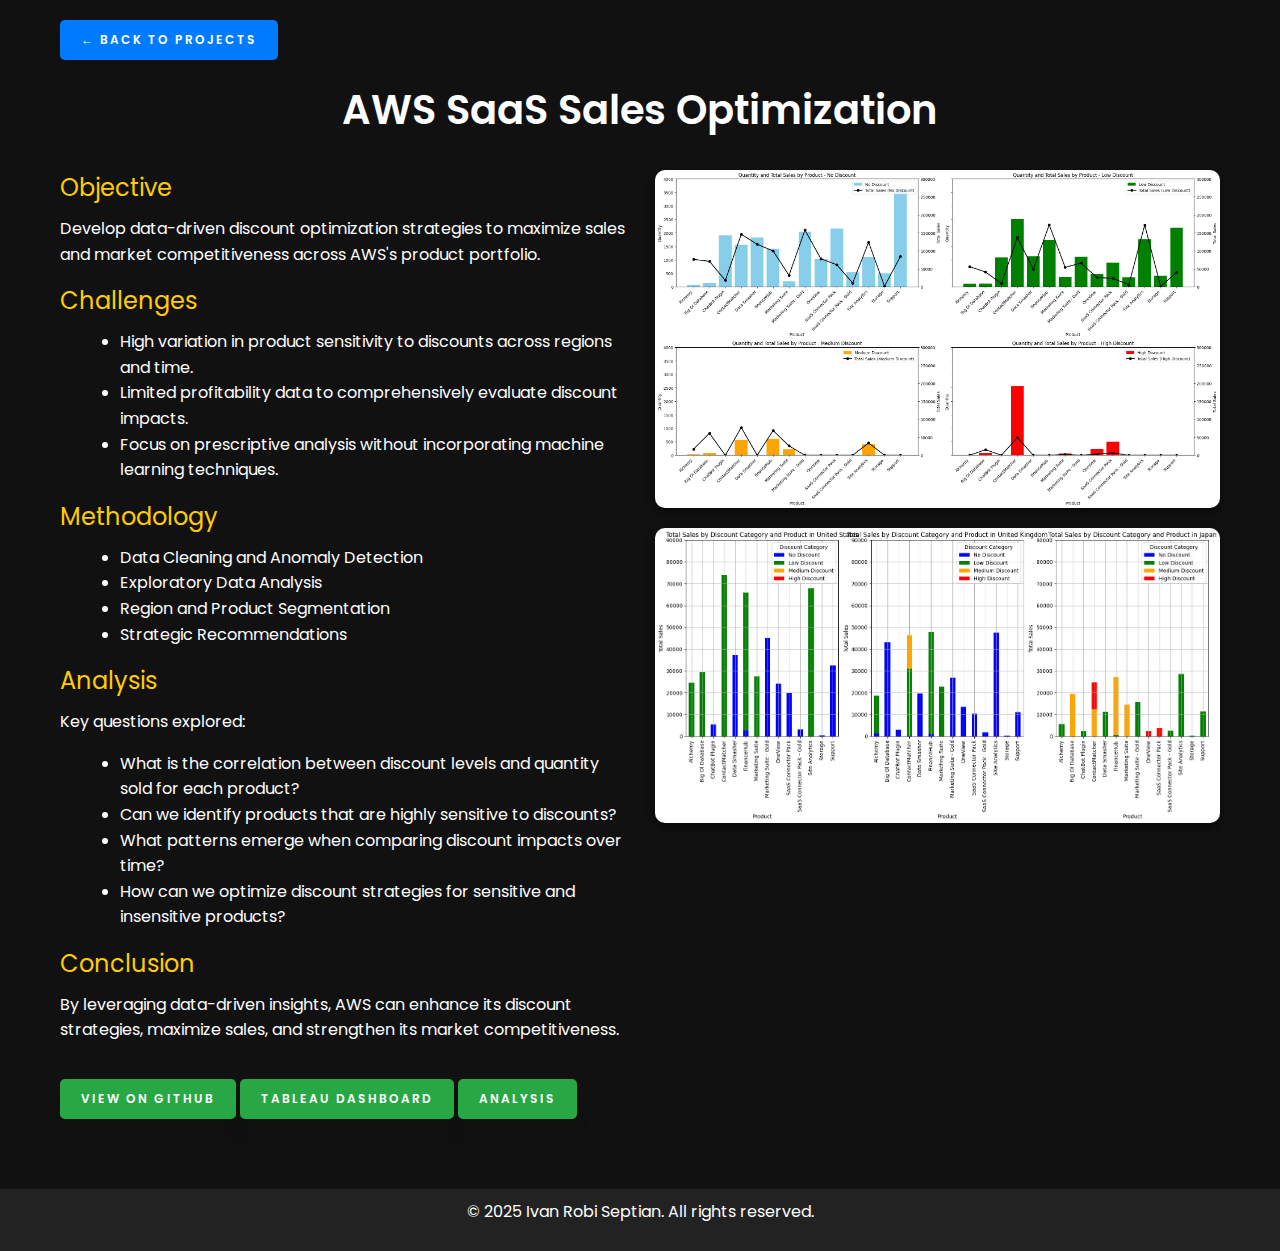
<file: project-detail-2.html>
<!DOCTYPE html>
<html lang="en">
<head>
    <meta charset="UTF-8">
    <meta name="viewport" content="width=device-width, initial-scale=1.0">
    <meta name="description" content="AWS SaaS Sales Optimization Project - Analyzing data to develop data-driven discount strategies for sales improvement across various regions.">
    <title>Project Detail - AWS SaaS Sales Optimization</title>
    <link href="https://fonts.googleapis.com/css?family=Poppins:300,400,500,600,700" rel="stylesheet">
    <link rel="stylesheet" href="css/style.css">
    <style>
        body {
            background-color: #111;
            color: #fff;
            font-family: 'Poppins', sans-serif;
            line-height: 1.6;
            margin: 0;
            padding: 0;
        }
        .container {
            max-width: 1200px;
            margin: 0 auto;
            padding: 20px;
        }
        .btn {
            display: inline-block;
            padding: 10px 20px;
            color: #fff;
            background-color: #007bff;
            text-decoration: none;
            border-radius: 5px;
            transition: background-color 0.3s ease;
        }
        .btn:hover {
            background-color: #0056b3;
        }
        .btn-back {
            margin-bottom: 20px;
        }
        .btn-github {
            margin-top: 20px;
            background-color: #28a745;
        }
        .btn-github:hover {
            background-color: #1e7e34;
        }
        h1 {
            text-align: center;
            font-weight: 600;
            margin-bottom: 30px;
        }
        .project-content {
            display: flex;
            flex-wrap: wrap;
            gap: 30px;
        }
        .project-text {
            flex: 1;
            min-width: 300px;
        }
        .project-text h2 {
            font-size: 1.5rem;
            margin-bottom: 10px;
            color: #ffcc00;
        }
        .project-text ul {
            list-style-type: disc;
            margin-left: 20px;
        }
        .project-images {
            flex: 1;
            min-width: 300px;
            display: flex;
            flex-direction: column;
            gap: 20px;
        }
        .project-images img {
            width: 100%;
            border-radius: 10px;
            box-shadow: 0 4px 10px rgba(0, 0, 0, 0.5);
        }
        footer {
            text-align: center;
            margin-top: 50px;
            padding: 10px;
            background-color: #222;
        }
        .links-section {
            margin-top: 50px;
            text-align: left; /* Change from center to left */
        }
        .links-section a {
            display: block;
            margin: 10px 0;
            color: #fff;
            font-weight: 500;
        }
        .links-section a:hover {
            color: #ffcc00;
        }
    </style>
</head>
<body>

    <div class="container">
        <!-- Back Button -->
        <a href="index.html#projects-section" class="btn btn-back" aria-label="Back to Projects">&larr; Back to Projects</a>

        <!-- Project Title -->
        <h1>AWS SaaS Sales Optimization</h1>

        <!-- Project Content -->
        <div class="project-content">
            <!-- Text Section -->
            <div class="project-text">
                <h2>Objective</h2>
                <p>Develop data-driven discount optimization strategies to maximize sales and market competitiveness across AWS's product portfolio.</p>

                <h2>Challenges</h2>
                <ul>
                    <li>High variation in product sensitivity to discounts across regions and time.</li>
                    <li>Limited profitability data to comprehensively evaluate discount impacts.</li>
                    <li>Focus on prescriptive analysis without incorporating machine learning techniques.</li>
                </ul>

                <h2>Methodology</h2>
                <ul>
                    <li>Data Cleaning and Anomaly Detection</li>
                    <li>Exploratory Data Analysis</li>
                    <li>Region and Product Segmentation</li>
                    <li>Strategic Recommendations</li>
                </ul>

                <h2>Analysis</h2>
                <p>Key questions explored:</p>
                <ul>
                    <li>What is the correlation between discount levels and quantity sold for each product?</li>
                    <li>Can we identify products that are highly sensitive to discounts?</li>
                    <li>What patterns emerge when comparing discount impacts over time?</li>
                    <li>How can we optimize discount strategies for sensitive and insensitive products?</li>
                </ul>

                <h2>Conclusion</h2>
                <p>By leveraging data-driven insights, AWS can enhance its discount strategies, maximize sales, and strengthen its market competitiveness.</p>
                <a href="https://github.com/Ivan-R-Septian/Real-Estate-Management-System-with-Real-Time-Analysis" class="btn btn-github" target="_blank" aria-label="View on GitHub">View on GitHub</a>
                <a href="https://public.tableau.com/app/profile/ivan.septian/viz/Ivan_RS_Capstone/Dashboard1?publish=yes" class="btn btn-github" target="_blank" aria-label="View Tableau Dashboard">Tableau Dashboard</a>
                <a href="https://public.tableau.com/app/profile/ivan.septian/viz/Ivan_RS_Capstone/Story1?publish=yes" class="btn btn-github" target="_blank" aria-label="View Tableau Story">Analysis</a>
            </div>

            <!-- Images Section -->
            <div class="project-images">
                <img src="images/project2-pict-1.png" alt="AWS Sales Optimization Dashboard">
                <img src="images/project2-pict-2.png" alt="AWS Discount Insights Visualization">
            </div>
        </div>

    </div>

    <footer>
        <p>&copy; 2025 Ivan Robi Septian. All rights reserved.</p>
    </footer>

</body>
</html>
</file>
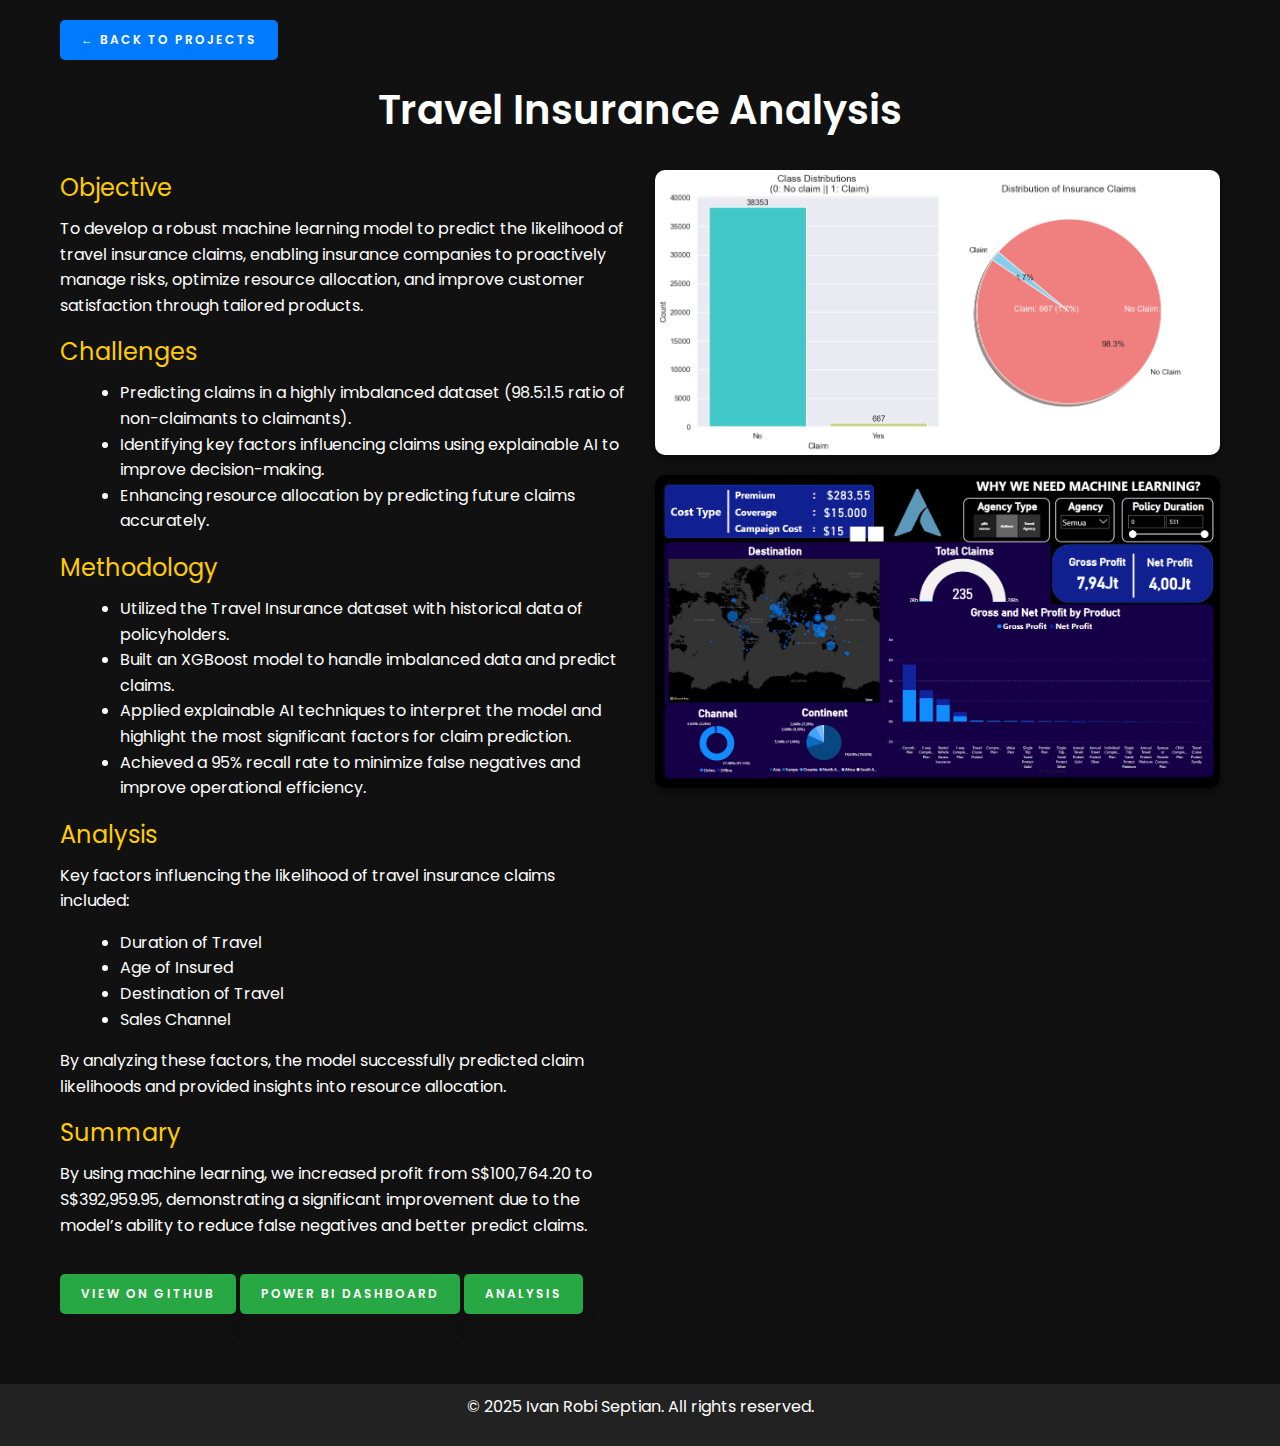
<file: project-detail-3.html>
<!DOCTYPE html>
<html lang="en">
<head>
    <meta charset="UTF-8">
    <meta name="viewport" content="width=device-width, initial-scale=1.0">
    <meta name="description" content="AWS SaaS Sales Optimization Project - Analyzing data to develop data-driven discount strategies for sales improvement across various regions.">
    <title>Project Detail - AWS SaaS Sales Optimization</title>
    <link href="https://fonts.googleapis.com/css?family=Poppins:300,400,500,600,700" rel="stylesheet">
    <link rel="stylesheet" href="css/style.css">
    <style>
        body {
            background-color: #111;
            color: #fff;
            font-family: 'Poppins', sans-serif;
            line-height: 1.6;
            margin: 0;
            padding: 0;
        }
        .container {
            max-width: 1200px;
            margin: 0 auto;
            padding: 20px;
        }
        .btn {
            display: inline-block;
            padding: 10px 20px;
            color: #fff;
            background-color: #007bff;
            text-decoration: none;
            border-radius: 5px;
            transition: background-color 0.3s ease;
        }
        .btn:hover {
            background-color: #0056b3;
        }
        .btn-back {
            margin-bottom: 20px;
        }
        .btn-github {
            margin-top: 20px;
            background-color: #28a745;
        }
        .btn-github:hover {
            background-color: #1e7e34;
        }
        h1 {
            text-align: center;
            font-weight: 600;
            margin-bottom: 30px;
        }
        .project-content {
            display: flex;
            flex-wrap: wrap;
            gap: 30px;
        }
        .project-text {
            flex: 1;
            min-width: 300px;
        }
        .project-text h2 {
            font-size: 1.5rem;
            margin-bottom: 10px;
            color: #ffcc00;
        }
        .project-text ul {
            list-style-type: disc;
            margin-left: 20px;
        }
        .project-images {
            flex: 1;
            min-width: 300px;
            display: flex;
            flex-direction: column;
            gap: 20px;
        }
        .project-images img {
            width: 100%;
            border-radius: 10px;
            box-shadow: 0 4px 10px rgba(0, 0, 0, 0.5);
        }
        footer {
            text-align: center;
            margin-top: 50px;
            padding: 10px;
            background-color: #222;
        }
        .links-section {
            margin-top: 50px;
            text-align: left; /* Change from center to left */
        }
        .links-section a {
            display: block;
            margin: 10px 0;
            color: #fff;
            font-weight: 500;
        }
        .links-section a:hover {
            color: #ffcc00;
        }
    </style>
</head>
<body>

    <div class="container">
        <!-- Back Button -->
        <a href="index.html#projects-section" class="btn btn-back">&larr; Back to Projects</a>
    
        <!-- Project Title -->
        <h1>Travel Insurance Analysis</h1>
    
        <!-- Project Content -->
        <div class="project-content">
            <!-- Text Section -->
            <div class="project-text">
                <h2>Objective</h2>
                <p>To develop a robust machine learning model to predict the likelihood of travel insurance claims, enabling insurance companies to proactively manage risks, optimize resource allocation, and improve customer satisfaction through tailored products.</p>
    
                <h2>Challenges</h2>
                <ul>
                    <li>Predicting claims in a highly imbalanced dataset (98.5:1.5 ratio of non-claimants to claimants).</li>
                    <li>Identifying key factors influencing claims using explainable AI to improve decision-making.</li>
                    <li>Enhancing resource allocation by predicting future claims accurately.</li>
                </ul>
    
                <h2>Methodology</h2>
                <ul>
                    <li>Utilized the Travel Insurance dataset with historical data of policyholders.</li>
                    <li>Built an XGBoost model to handle imbalanced data and predict claims.</li>
                    <li>Applied explainable AI techniques to interpret the model and highlight the most significant factors for claim prediction.</li>
                    <li>Achieved a 95% recall rate to minimize false negatives and improve operational efficiency.</li>
                </ul>
    
                <h2>Analysis</h2>
                <p>Key factors influencing the likelihood of travel insurance claims included:</p>
                <ul>
                    <li>Duration of Travel</li>
                    <li>Age of Insured</li>
                    <li>Destination of Travel</li>
                    <li>Sales Channel</li>
                </ul>
                <p>By analyzing these factors, the model successfully predicted claim likelihoods and provided insights into resource allocation.</p>
    
                <h2>Summary</h2>
                <p>By using machine learning, we increased profit from S$100,764.20 to S$392,959.95, demonstrating a significant improvement due to the model’s ability to reduce false negatives and better predict claims.</p>
    
                <!-- GitHub Link -->
                <a href="https://github.com/Ivan-R-Septian/Travel-Insurance-Claim-Prediction-and-Risk-Optimization" class="btn btn-github" target="_blank">View on GitHub</a>
                <a href="https://drive.google.com/drive/folders/1N_Vq4YfDKmkpWe936mYUXIaU0uGgWLsL?usp=sharing" class="btn btn-github" target="_blank">Power BI Dashboard</a>
                <a href="https://drive.google.com/drive/u/1/folders/1_z0sqjiJfvpadHqf3aXforg5dzU6Fp01" class="btn btn-github" target="_blank">Analysis</a>
            </div>
    
            <!-- Images Section -->
            <div class="project-images">
                <img src="images/project3-pict-1.png" alt="AWS Sales Optimization Dashboard">
                <img src="images/project3-pict-2.png" alt="AWS Discount Insights Visualization">
            </div>
        </div>

    </div>

    <footer>
        <p>&copy; 2025 Ivan Robi Septian. All rights reserved.</p>
    </footer>

</body>
</html>
</file>
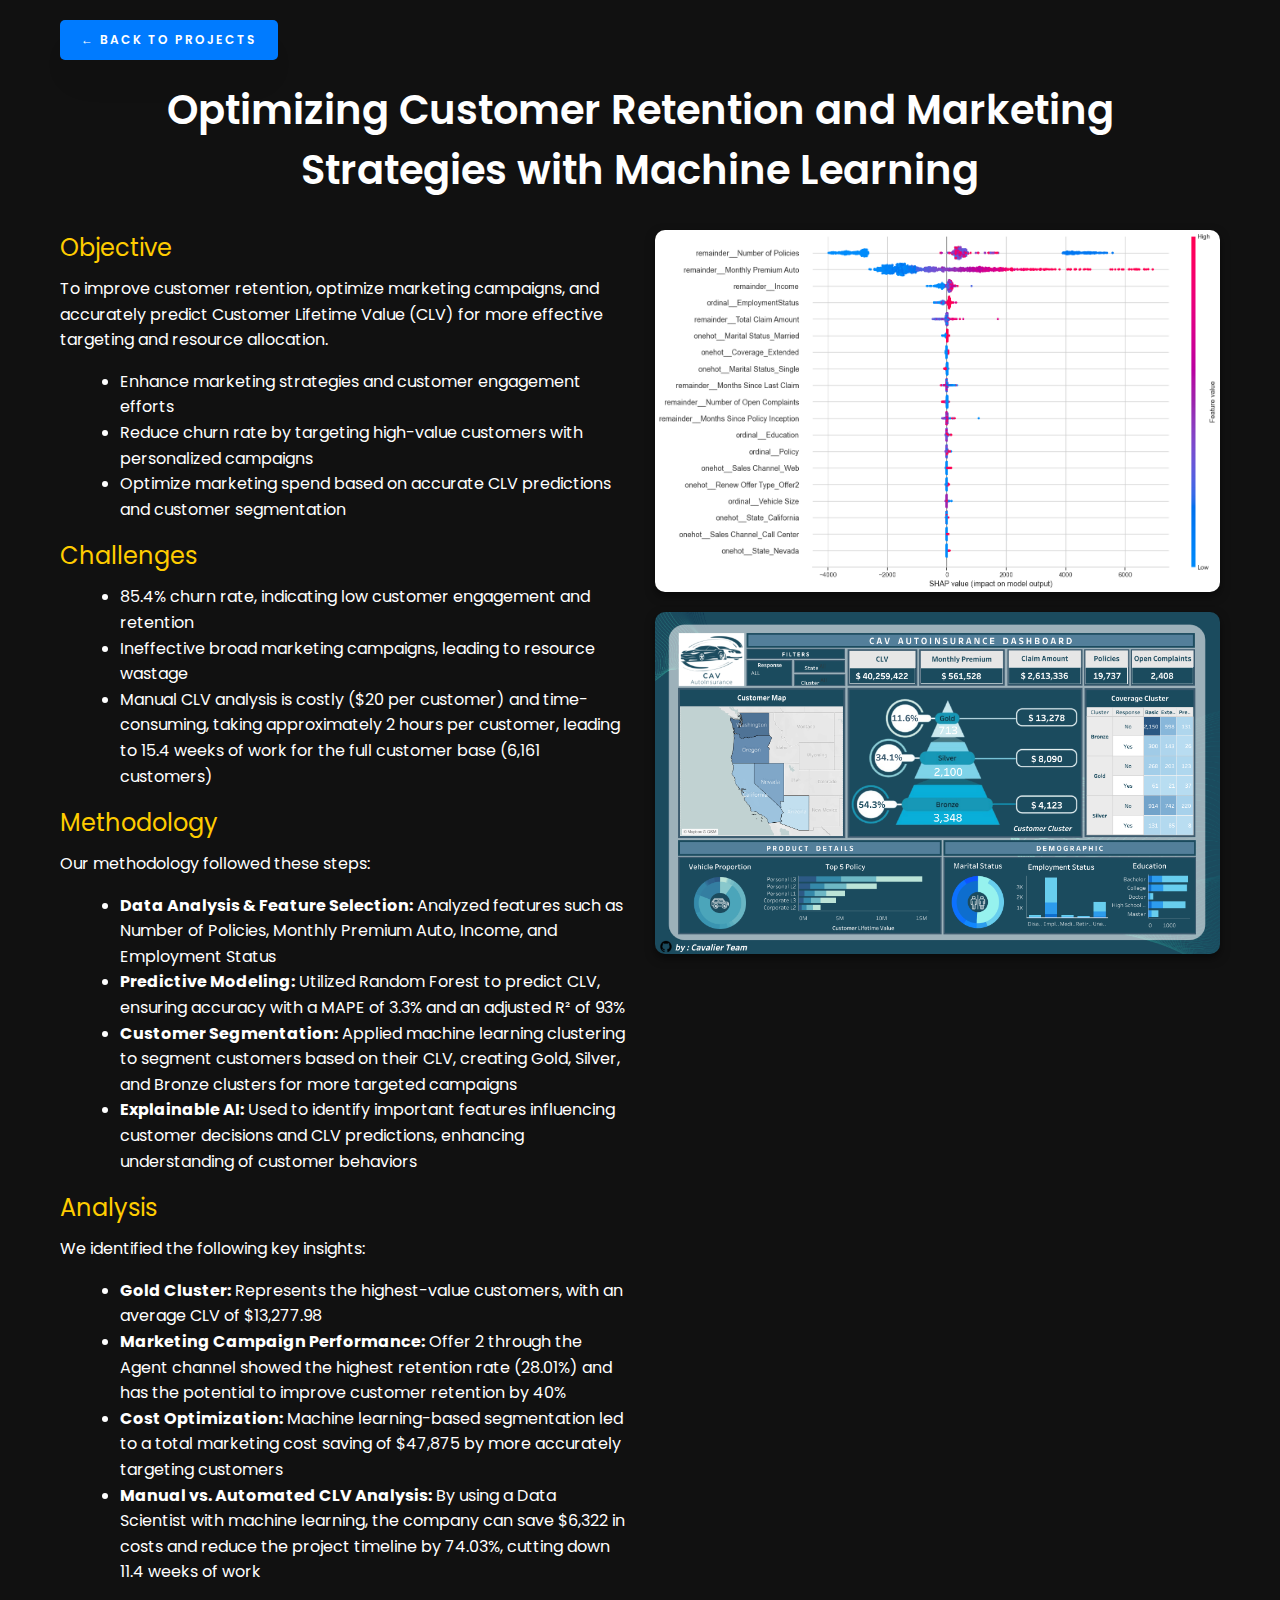
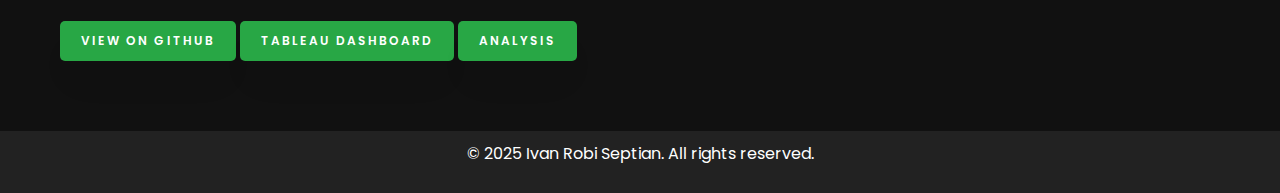
<file: project-detail-4.html>
<!DOCTYPE html>
<html lang="en">
<head>
    <meta charset="UTF-8">
    <meta name="viewport" content="width=device-width, initial-scale=1.0">
    <meta name="description" content="AWS SaaS Sales Optimization Project - Analyzing data to develop data-driven discount strategies for sales improvement across various regions.">
    <title>Project Detail - AWS SaaS Sales Optimization</title>
    <link href="https://fonts.googleapis.com/css?family=Poppins:300,400,500,600,700" rel="stylesheet">
    <link rel="stylesheet" href="css/style.css">
    <style>
        body {
            background-color: #111;
            color: #fff;
            font-family: 'Poppins', sans-serif;
            line-height: 1.6;
            margin: 0;
            padding: 0;
        }
        .container {
            max-width: 1200px;
            margin: 0 auto;
            padding: 20px;
        }
        .btn {
            display: inline-block;
            padding: 10px 20px;
            color: #fff;
            background-color: #007bff;
            text-decoration: none;
            border-radius: 5px;
            transition: background-color 0.3s ease;
        }
        .btn:hover {
            background-color: #0056b3;
        }
        .btn-back {
            margin-bottom: 20px;
        }
        .btn-github {
            margin-top: 20px;
            background-color: #28a745;
        }
        .btn-github:hover {
            background-color: #1e7e34;
        }
        h1 {
            text-align: center;
            font-weight: 600;
            margin-bottom: 30px;
        }
        .project-content {
            display: flex;
            flex-wrap: wrap;
            gap: 30px;
        }
        .project-text {
            flex: 1;
            min-width: 300px;
        }
        .project-text h2 {
            font-size: 1.5rem;
            margin-bottom: 10px;
            color: #ffcc00;
        }
        .project-text ul {
            list-style-type: disc;
            margin-left: 20px;
        }
        .project-images {
            flex: 1;
            min-width: 300px;
            display: flex;
            flex-direction: column;
            gap: 20px;
        }
        .project-images img {
            width: 100%;
            border-radius: 10px;
            box-shadow: 0 4px 10px rgba(0, 0, 0, 0.5);
        }
        footer {
            text-align: center;
            margin-top: 50px;
            padding: 10px;
            background-color: #222;
        }
        .links-section {
            margin-top: 50px;
            text-align: left; /* Change from center to left */
        }
        .links-section a {
            display: block;
            margin: 10px 0;
            color: #fff;
            font-weight: 500;
        }
        .links-section a:hover {
            color: #ffcc00;
        }
    </style>
</head>
<body>

    <div class="container">
        <!-- Back Button -->
        <a href="index.html#projects-section" class="btn btn-back">&larr; Back to Projects</a>
    
        <!-- Project Title -->
        <h1>Optimizing Customer Retention and Marketing Strategies with Machine Learning</h1>
    
        <!-- Project Content -->
        <div class="project-content">
            <!-- Text Section -->
            <div class="project-text">
                <h2>Objective</h2>
                <p>
                    To improve customer retention, optimize marketing campaigns, and accurately predict Customer Lifetime Value (CLV) for more effective targeting and resource allocation.
                    <ul>
                        <li>Enhance marketing strategies and customer engagement efforts</li>
                        <li>Reduce churn rate by targeting high-value customers with personalized campaigns</li>
                        <li>Optimize marketing spend based on accurate CLV predictions and customer segmentation</li>
                    </ul>
                </p>
                
                <h2>Challenges</h2>
                <ul>
                    <li>85.4% churn rate, indicating low customer engagement and retention</li>
                    <li>Ineffective broad marketing campaigns, leading to resource wastage</li>
                    <li>Manual CLV analysis is costly ($20 per customer) and time-consuming, taking approximately 2 hours per customer, leading to 15.4 weeks of work for the full customer base (6,161 customers)</li>
                </ul>
    
                <h2>Methodology</h2>
                <p>
                    Our methodology followed these steps:
                </p>
                <ul>
                    <li><strong>Data Analysis & Feature Selection:</strong> Analyzed features such as Number of Policies, Monthly Premium Auto, Income, and Employment Status</li>
                    <li><strong>Predictive Modeling:</strong> Utilized Random Forest to predict CLV, ensuring accuracy with a MAPE of 3.3% and an adjusted R² of 93%</li>
                    <li><strong>Customer Segmentation:</strong> Applied machine learning clustering to segment customers based on their CLV, creating Gold, Silver, and Bronze clusters for more targeted campaigns</li>
                    <li><strong>Explainable AI:</strong> Used to identify important features influencing customer decisions and CLV predictions, enhancing understanding of customer behaviors</li>
                </ul>
                
                <h2>Analysis</h2>
                <p>
                    We identified the following key insights:
                </p>
                <ul>
                    <li><strong>Gold Cluster:</strong> Represents the highest-value customers, with an average CLV of $13,277.98</li>
                    <li><strong>Marketing Campaign Performance:</strong> Offer 2 through the Agent channel showed the highest retention rate (28.01%) and has the potential to improve customer retention by 40%</li>
                    <li><strong>Cost Optimization:</strong> Machine learning-based segmentation led to a total marketing cost saving of $47,875 by more accurately targeting customers</li>
                    <li><strong>Manual vs. Automated CLV Analysis:</strong> By using a Data Scientist with machine learning, the company can save $6,322 in costs and reduce the project timeline by 74.03%, cutting down 11.4 weeks of work</li>
                </ul>
    
                <!-- GitHub Link -->
                <a href="https://github.com/PurwadhikaDev/CavalierGroup_DTI_01_FinalProject" class="btn btn-github" target="_blank">View on GitHub</a>
                <a href="https://public.tableau.com/app/profile/ivan.robi.septian/viz/CAVAutoinsurance_17266652616680/CavalierDashboard?publish=yes" class="btn btn-github" target="_blank">Tableau Dashboard</a>
                <a href="https://public.tableau.com/app/profile/ivan.robi.septian/viz/CAVStory_17316359398340/CavalierStoryboard" class="btn btn-github" target="_blank">Analysis</a>
            </div>
    
            <!-- Images Section -->
            <div class="project-images">
                <img src="images/project4-pict-1.png" alt="AWS Sales Optimization Dashboard">
                <img src="images/project4-pict-2.png" alt="AWS Discount Insights Visualization">
            </div>
        </div>

    </div>

    <footer>
        <p>&copy; 2025 Ivan Robi Septian. All rights reserved.</p>
    </footer>

</body>
</html>
</file>
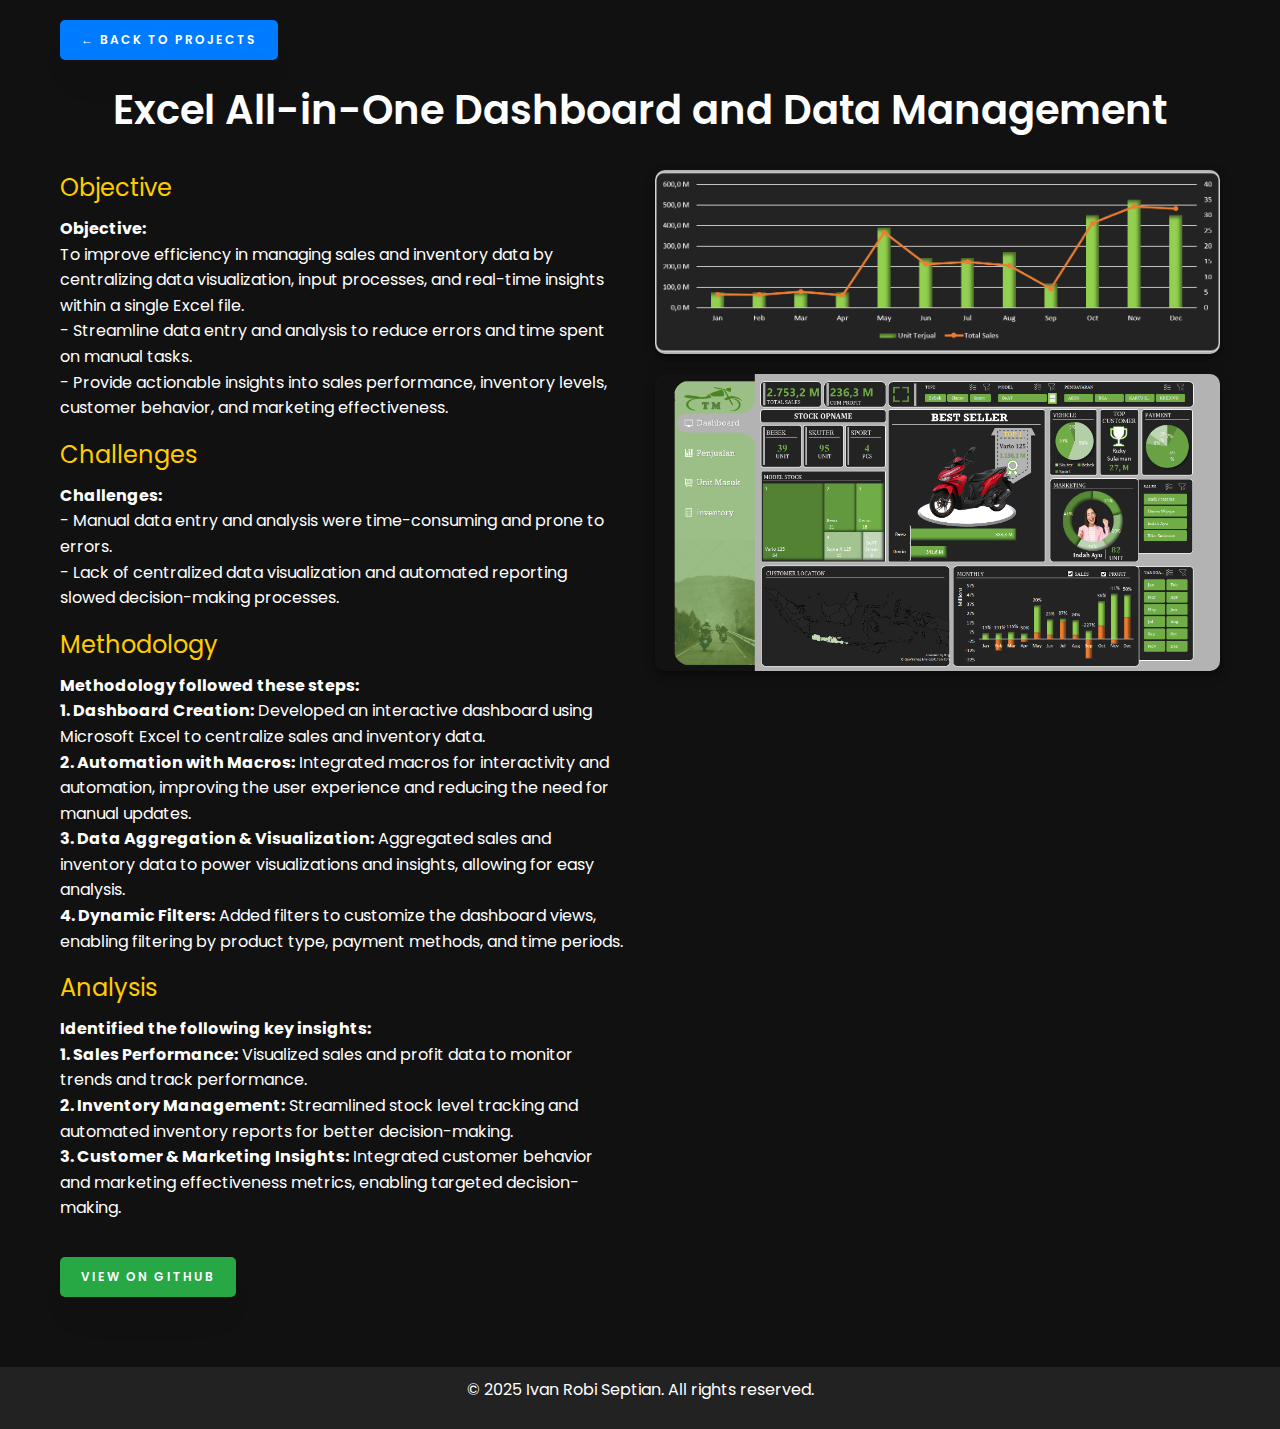
<file: project-detail-5.html>
<!DOCTYPE html>
<html lang="en">
<head>
    <meta charset="UTF-8">
    <meta name="viewport" content="width=device-width, initial-scale=1.0">
    <meta name="description" content="AWS SaaS Sales Optimization Project - Analyzing data to develop data-driven discount strategies for sales improvement across various regions.">
    <title>Project Detail - Excel All-in-One Dashboard and Data Management</title>
    <link href="https://fonts.googleapis.com/css?family=Poppins:300,400,500,600,700" rel="stylesheet">
    <link rel="stylesheet" href="css/style.css">
    <style>
        body {
            background-color: #111;
            color: #fff;
            font-family: 'Poppins', sans-serif;
            line-height: 1.6;
            margin: 0;
            padding: 0;
        }
        .container {
            max-width: 1200px;
            margin: 0 auto;
            padding: 20px;
        }
        .btn {
            display: inline-block;
            padding: 10px 20px;
            color: #fff;
            background-color: #007bff;
            text-decoration: none;
            border-radius: 5px;
            transition: background-color 0.3s ease;
        }
        .btn:hover {
            background-color: #0056b3;
        }
        .btn-back {
            margin-bottom: 20px;
        }
        .btn-github {
            margin-top: 20px;
            background-color: #28a745;
        }
        .btn-github:hover {
            background-color: #1e7e34;
        }
        h1 {
            text-align: center;
            font-weight: 600;
            margin-bottom: 30px;
        }
        .project-content {
            display: flex;
            flex-wrap: wrap;
            gap: 30px;
        }
        .project-text {
            flex: 1;
            min-width: 300px;
        }
        .project-text h2 {
            font-size: 1.5rem;
            margin-bottom: 10px;
            color: #ffcc00;
        }
        .project-text ul {
            list-style-type: disc;
            margin-left: 20px;
        }
        .project-images {
            flex: 1;
            min-width: 300px;
            display: flex;
            flex-direction: column;
            gap: 20px;
        }
        .project-images img {
            width: 100%;
            border-radius: 10px;
            box-shadow: 0 4px 10px rgba(0, 0, 0, 0.5);
        }
        footer {
            text-align: center;
            margin-top: 50px;
            padding: 10px;
            background-color: #222;
        }
        .links-section {
            margin-top: 50px;
            text-align: left; /* Change from center to left */
        }
        .links-section a {
            display: block;
            margin: 10px 0;
            color: #fff;
            font-weight: 500;
        }
        .links-section a:hover {
            color: #ffcc00;
        }
    </style>
</head>
<body>

    <div class="container">
        <!-- Back Button -->
        <a href="index.html#projects-section" class="btn btn-back">&larr; Back to Projects</a>
    
        <!-- Project Title -->
        <h1>Excel All-in-One Dashboard and Data Management</h1>
    
        <!-- Project Content -->
        <div class="project-content">
            <!-- Text Section -->
            <div class="project-text">
                <h2>Objective</h2>
            <p>
                <strong>Objective:</strong><br>
                To improve efficiency in managing sales and inventory data by centralizing data visualization, input processes, and real-time insights within a single Excel file.<br>
                - Streamline data entry and analysis to reduce errors and time spent on manual tasks.<br>
                - Provide actionable insights into sales performance, inventory levels, customer behavior, and marketing effectiveness.
            </p>

            <h2>Challenges</h2>
            <p>
                <strong>Challenges:</strong><br>
                - Manual data entry and analysis were time-consuming and prone to errors.<br>
                - Lack of centralized data visualization and automated reporting slowed decision-making processes.
            </p>

            <h2>Methodology</h2>
            <p>
                <strong>Methodology followed these steps:</strong><br>
                <strong>1. Dashboard Creation:</strong> Developed an interactive dashboard using Microsoft Excel to centralize sales and inventory data.<br>
                <strong>2. Automation with Macros:</strong> Integrated macros for interactivity and automation, improving the user experience and reducing the need for manual updates.<br>
                <strong>3. Data Aggregation & Visualization:</strong> Aggregated sales and inventory data to power visualizations and insights, allowing for easy analysis.<br>
                <strong>4. Dynamic Filters:</strong> Added filters to customize the dashboard views, enabling filtering by product type, payment methods, and time periods.
            </p>

            <h2>Analysis</h2>
            <p>
                <strong>Identified the following key insights:</strong><br>
                <strong>1. Sales Performance:</strong> Visualized sales and profit data to monitor trends and track performance.<br>
                <strong>2. Inventory Management:</strong> Streamlined stock level tracking and automated inventory reports for better decision-making.<br>
                <strong>3. Customer & Marketing Insights:</strong> Integrated customer behavior and marketing effectiveness metrics, enabling targeted decision-making.
            </p>
    
                <!-- GitHub Link -->
                <a href="https://github.com/Ivan-R-Septian/Excel-All-in-One-Dashboard-and-Manajemen-Data.git" class="btn btn-github" target="_blank">View on GitHub</a>

            </div>
    
            <!-- Images Section -->
            <div class="project-images">
                <img src="images/project5-pict-1.png" alt="AWS Sales Optimization Dashboard">
                <img src="images/project5-pict-2.png" alt="AWS Discount Insights Visualization">
            </div>
        </div>

    </div>

    <footer>
        <p>&copy; 2025 Ivan Robi Septian. All rights reserved.</p>
    </footer>

</body>
</html>
</file>
<file: sign-in.html>
<!doctype html>
<html lang="en">
    <head>
        <meta charset="utf-8">
        <meta name="viewport" content="width=device-width, initial-scale=1">

        <meta name="description" content="">
        <meta name="author" content="">

        <title>Tooplate's Little Fashion - Sign In Page</title>

        <!-- CSS FILES -->
        <link rel="preconnect" href="https://fonts.googleapis.com">

        <link rel="preconnect" href="https://fonts.gstatic.com" crossorigin>

        <link href="https://fonts.googleapis.com/css2?family=Inter:wght@100;300;400;700;900&display=swap" rel="stylesheet">

        <link href="css/bootstrap.min.css" rel="stylesheet">
        <link href="css/bootstrap-icons.css" rel="stylesheet">

        <link rel="stylesheet" href="css/slick.css"/>

        <link href="css/tooplate-little-fashion.css" rel="stylesheet">
        
<!--

Tooplate 2127 Little Fashion

https://www.tooplate.com/view/2127-little-fashion

-->
    </head>
    
    <body>

        <section class="preloader">
            <div class="spinner">
                <span class="sk-inner-circle"></span>
            </div>
        </section>
    
        <main>

            <section class="sign-in-form section-padding">
                <div class="container">
                    <div class="row">

                        <div class="col-lg-8 mx-auto col-12">

                            <h1 class="hero-title text-center mb-5">Sign In</h1>

                            <div class="row">
                                <div class="col-lg-8 col-11 mx-auto">
                                    <form role="form" method="post">

                                        <div class="form-floating mb-4 p-0">
                                            <input type="email" name="email" id="email" pattern="[^ @]*@[^ @]*" class="form-control" placeholder="Email address" required>

                                            <label for="email">Email address</label>
                                        </div>

                                        <div class="form-floating p-0">
                                            <input type="password" name="password" id="password" class="form-control" placeholder="Password" required>

                                            <label for="password">Password</label>
                                        </div>

                                        <button type="submit" class="btn custom-btn form-control mt-4 mb-3">
                                            Sign in
                                        </button>

                                        <p class="text-center">Don’t have an account? <a href="sign-up.html">Create One</a></p>

                                    </form>
                                </div>
                            </div>
                            
                        </div>

                    </div>
                </div>
            </section>

        </main>

        <footer class="site-footer">
            <div class="container">
                <div class="row">

                    <div class="col-lg-3 col-10 me-auto mb-4">
                        <h4 class="text-white mb-3"><a href="index.html">Little</a> Fashion</h4>
                        <p class="copyright-text text-muted mt-lg-5 mb-4 mb-lg-0">Copyright © 2022 <strong>Little Fashion</strong></p>
                        <br>
                        <p class="copyright-text">Designed by <a href="https://www.tooplate.com/" target="_blank">Tooplate</a></p>
                    </div>

                    <div class="col-lg-5 col-8">
                        <h5 class="text-white mb-3">Sitemap</h5>

                        <ul class="footer-menu d-flex flex-wrap">
                            <li class="footer-menu-item"><a href="about.html" class="footer-menu-link">Story</a></li>

                            <li class="footer-menu-item"><a href="#" class="footer-menu-link">Products</a></li>

                            <li class="footer-menu-item"><a href="#" class="footer-menu-link">Privacy policy</a></li>

                            <li class="footer-menu-item"><a href="#" class="footer-menu-link">FAQs</a></li>

                            <li class="footer-menu-item"><a href="#" class="footer-menu-link">Contact</a></li>
                        </ul>
                    </div>

                    <div class="col-lg-3 col-4">
                        <h5 class="text-white mb-3">Social</h5>

                        <ul class="social-icon">

                            <li><a href="#" class="social-icon-link bi-youtube"></a></li>

                            <li><a href="#" class="social-icon-link bi-whatsapp"></a></li>

                            <li><a href="#" class="social-icon-link bi-instagram"></a></li>

                            <li><a href="#" class="social-icon-link bi-skype"></a></li>
                        </ul>
                    </div>

                </div>
            </div>
        </footer>

        <!-- JAVASCRIPT FILES -->
        <script src="js/jquery.min.js"></script>
        <script src="js/bootstrap.bundle.min.js"></script>
        <script src="js/Headroom.js"></script>
        <script src="js/jQuery.headroom.js"></script>
        <script src="js/slick.min.js"></script>
        <script src="js/custom.js"></script>

    </body>
</html>
</file>
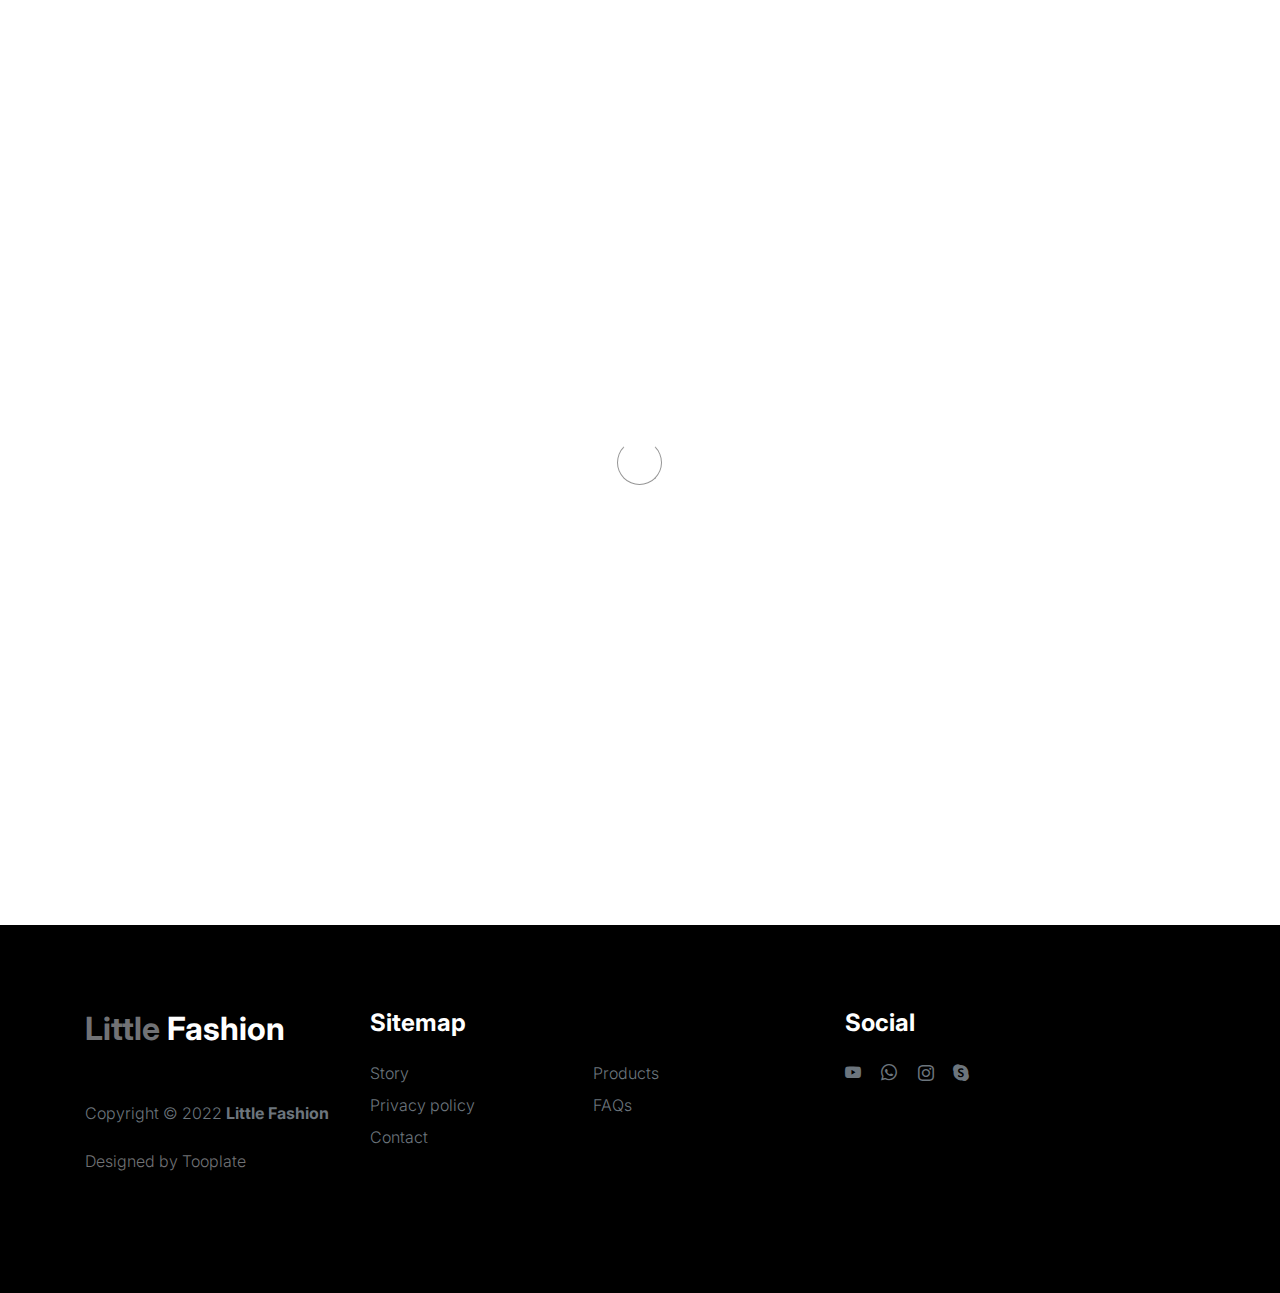
<file: sign-up.html>
<!doctype html>
<html lang="en">
    <head>
        <meta charset="utf-8">
        <meta name="viewport" content="width=device-width, initial-scale=1">

        <meta name="description" content="">
        <meta name="author" content="">

        <title>Tooplate's Little Fashion - Sign Up Page</title>

        <!-- CSS FILES -->
        <link rel="preconnect" href="https://fonts.googleapis.com">

        <link rel="preconnect" href="https://fonts.gstatic.com" crossorigin>

        <link href="https://fonts.googleapis.com/css2?family=Inter:wght@100;300;400;700;900&display=swap" rel="stylesheet">

        <link href="css/bootstrap.min.css" rel="stylesheet">
        <link href="css/bootstrap-icons.css" rel="stylesheet">

        <link rel="stylesheet" href="css/slick.css"/>

        <link href="css/tooplate-little-fashion.css" rel="stylesheet">
        
<!--

Tooplate 2127 Little Fashion

https://www.tooplate.com/view/2127-little-fashion

-->
    </head>
    
    <body>

        <section class="preloader">
            <div class="spinner">
                <span class="sk-inner-circle"></span>
            </div>
        </section>
    
        <main>

            <section class="sign-in-form section-padding">
                <div class="container">
                    <div class="row">

                        <div class="col-lg-8 mx-auto col-12">

                            <h1 class="hero-title text-center mb-5">Sign Up</h1>

                            <div class="social-login d-flex flex-column w-50 m-auto">
                                
                                <a href="#" class="btn custom-btn social-btn mb-4">
                                    <i class="bi bi-google me-3"></i>

                                    Continue with Google
                                </a>

                                <a href="#" class="btn custom-btn social-btn">
                                    <i class="bi bi-facebook me-3"></i>

                                    Continue with Facebook
                                </a>
                            </div>

                            <div class="div-separator w-50 m-auto my-5"><span>or</span></div>

                            <div class="row">
                                <div class="col-lg-8 col-11 mx-auto">
                                    <form role="form" method="post">

                                        <div class="form-floating">
                                            <input type="email" name="email" id="email" pattern="[^ @]*@[^ @]*" class="form-control" placeholder="Email address" required>

                                            <label for="email">Email address</label>
                                        </div>

                                        <div class="form-floating my-4">
                                            <input type="password" name="password" id="password" pattern="[0-9a-zA-Z]{4,10}" class="form-control" placeholder="Password" required>

                                            <label for="password">Password</label>
                                            
                                            <p class="text-center">* shall include 0-9 a-z A-Z in 4 to 10 characters</p>
                                        </div>

                                        <div class="form-floating">
                                            <input type="password" name="confirm_password" id="confirm_password" pattern="[0-9a-zA-Z]{4,10}" class="form-control" placeholder="Password" required>

                                            <label for="confirm_password">Password Confirmation</label>
                                        </div>

                                        <button type="submit" class="btn custom-btn form-control mt-4 mb-3">
                                            Create account
                                        </button>

                                        <p class="text-center">Already have an account? Please <a href="sign-in.html">Sign In</a></p>

                                    </form>
                                </div>
                            </div>
                            
                        </div>

                    </div>
                </div>
            </section>

        </main>

        <footer class="site-footer">
            <div class="container">
                <div class="row">

                    <div class="col-lg-3 col-10 me-auto mb-4">
                        <h4 class="text-white mb-3"><a href="index.html">Little</a> Fashion</h4>
                        <p class="copyright-text text-muted mt-lg-5 mb-4 mb-lg-0">Copyright © 2022 <strong>Little Fashion</strong></p>
                        <br>
                        <p class="copyright-text">Designed by <a href="https://www.tooplate.com/" target="_blank">Tooplate</a></p>
                    </div>

                    <div class="col-lg-5 col-8">
                        <h5 class="text-white mb-3">Sitemap</h5>

                        <ul class="footer-menu d-flex flex-wrap">
                            <li class="footer-menu-item"><a href="about.html" class="footer-menu-link">Story</a></li>

                            <li class="footer-menu-item"><a href="#" class="footer-menu-link">Products</a></li>

                            <li class="footer-menu-item"><a href="#" class="footer-menu-link">Privacy policy</a></li>

                            <li class="footer-menu-item"><a href="#" class="footer-menu-link">FAQs</a></li>

                            <li class="footer-menu-item"><a href="#" class="footer-menu-link">Contact</a></li>
                        </ul>
                    </div>

                    <div class="col-lg-3 col-4">
                        <h5 class="text-white mb-3">Social</h5>

                        <ul class="social-icon">

                            <li><a href="#" class="social-icon-link bi-youtube"></a></li>

                            <li><a href="#" class="social-icon-link bi-whatsapp"></a></li>

                            <li><a href="#" class="social-icon-link bi-instagram"></a></li>

                            <li><a href="#" class="social-icon-link bi-skype"></a></li>
                        </ul>
                    </div>

                </div>
            </div>
        </footer>

        <!-- JAVASCRIPT FILES -->
        <script src="js/jquery.min.js"></script>
        <script src="js/bootstrap.bundle.min.js"></script>
        <script src="js/Headroom.js"></script>
        <script src="js/jQuery.headroom.js"></script>
        <script src="js/slick.min.js"></script>
        <script src="js/custom.js"></script>

    </body>
</html>
</file>
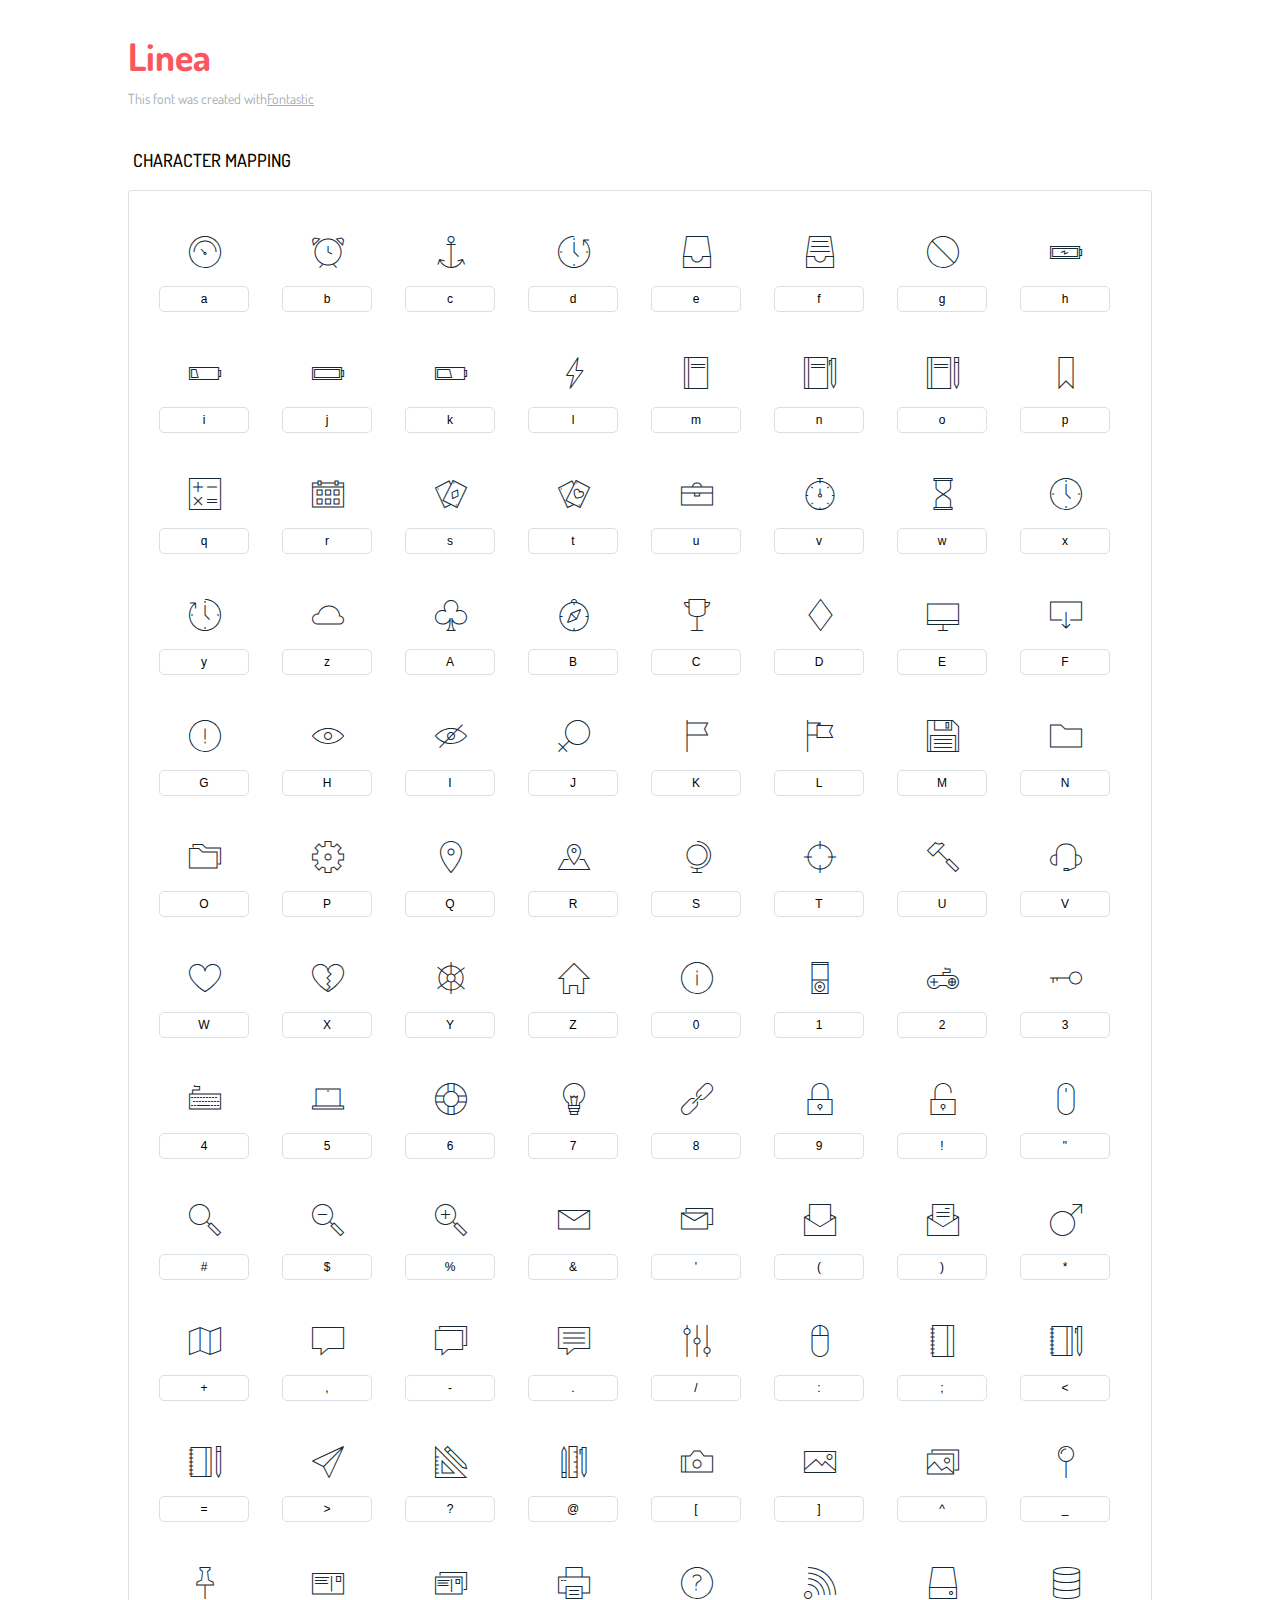
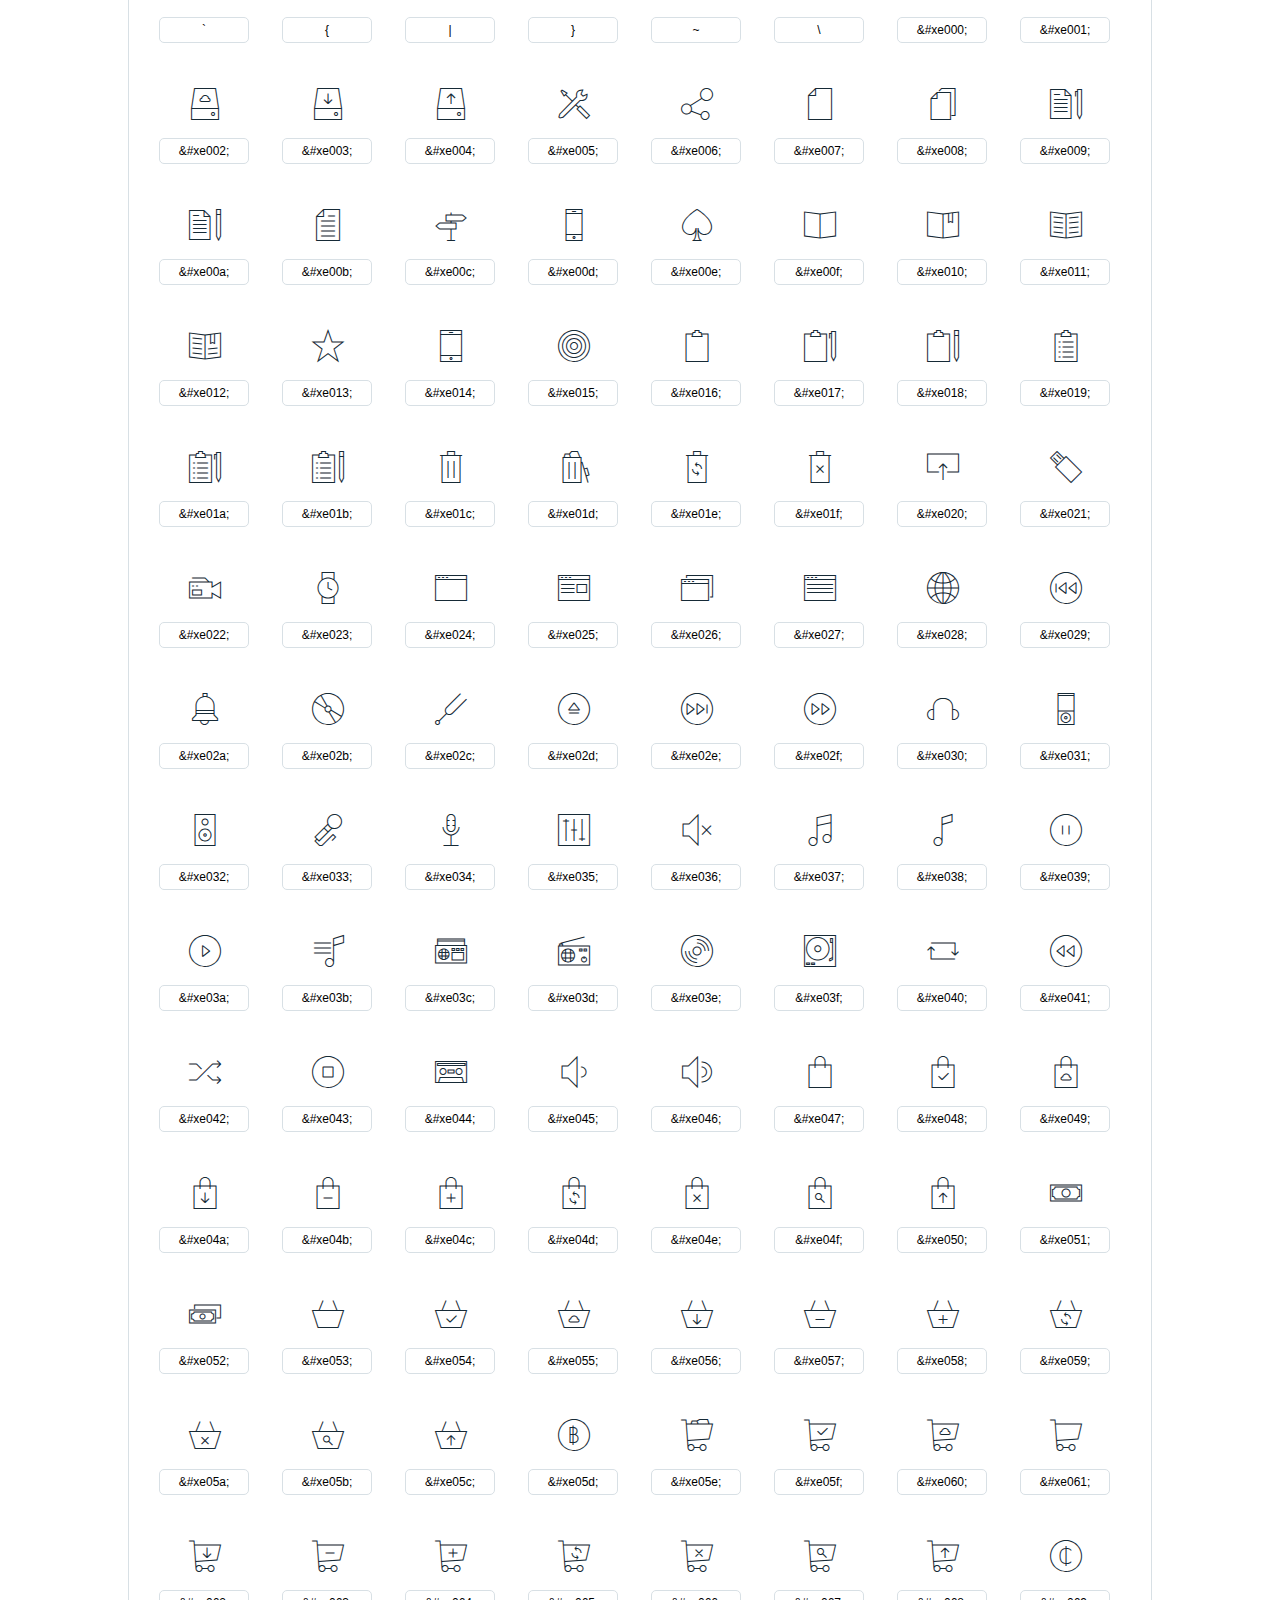
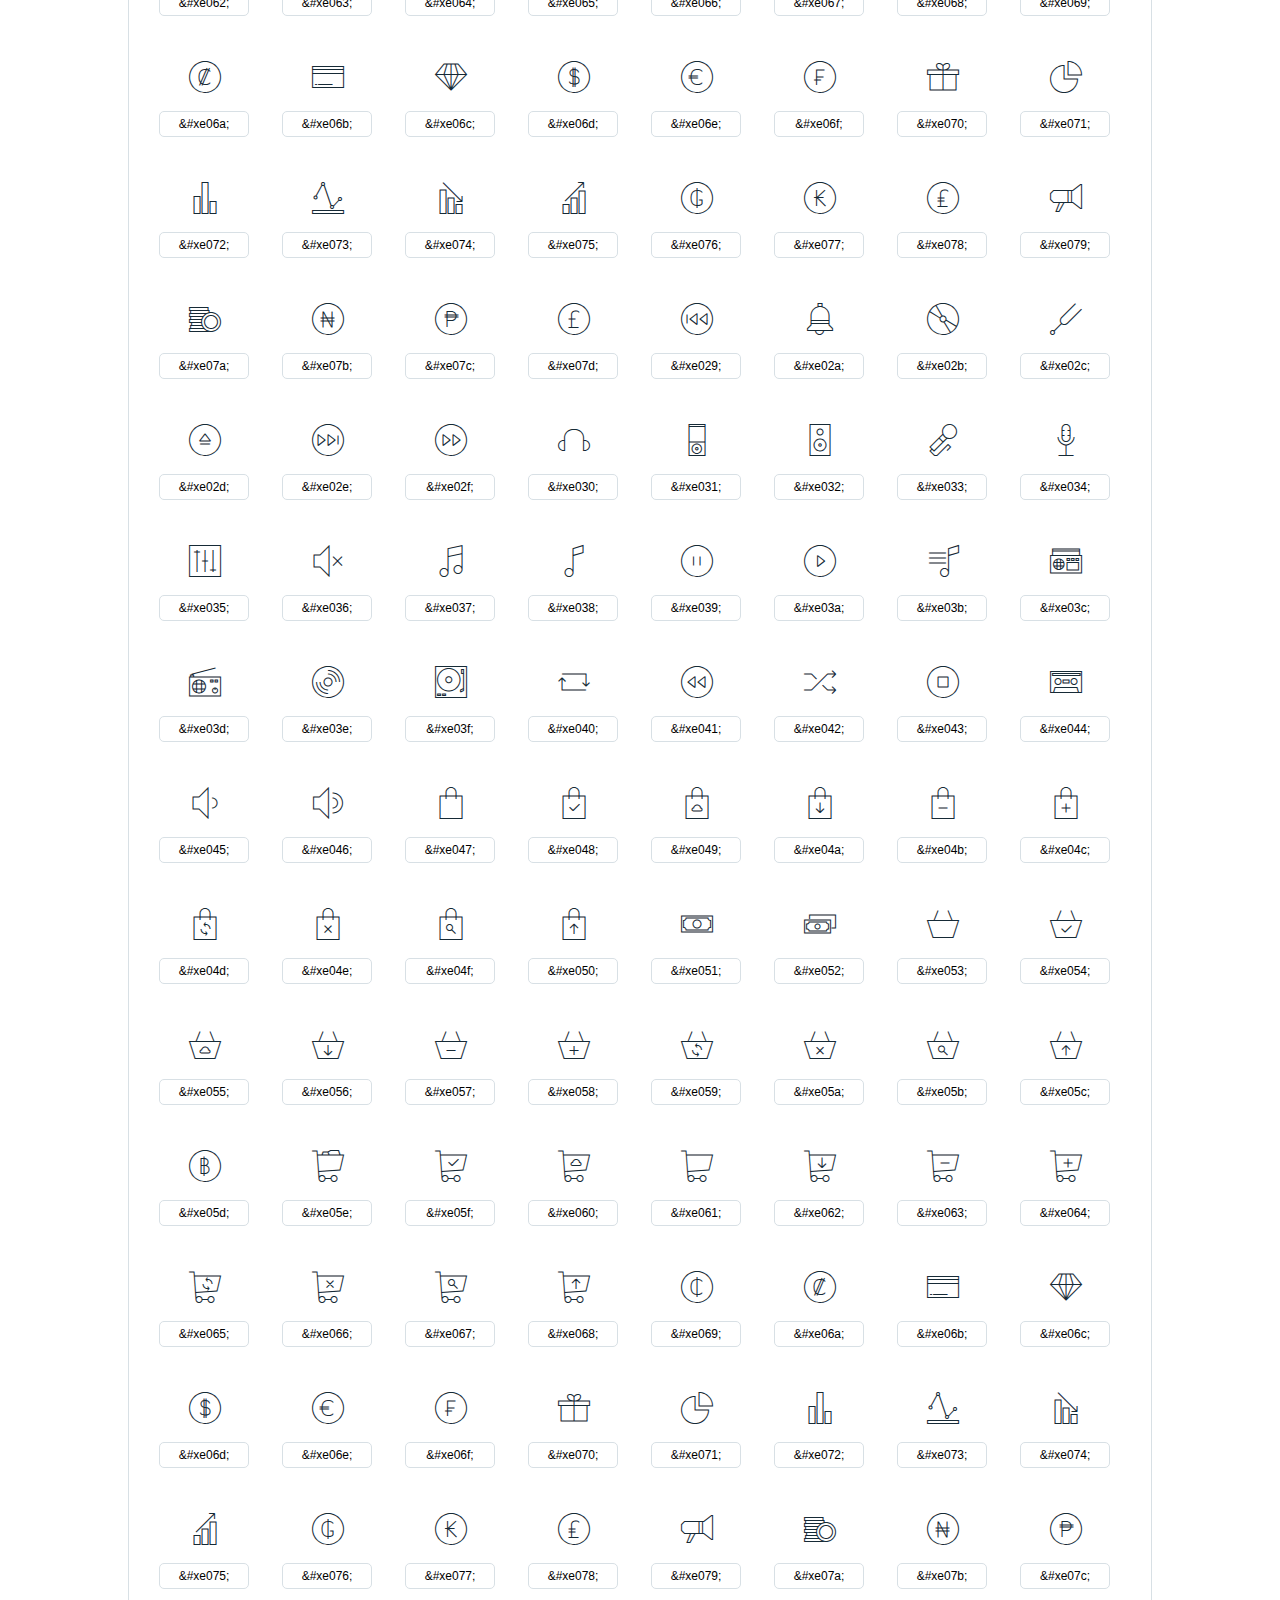
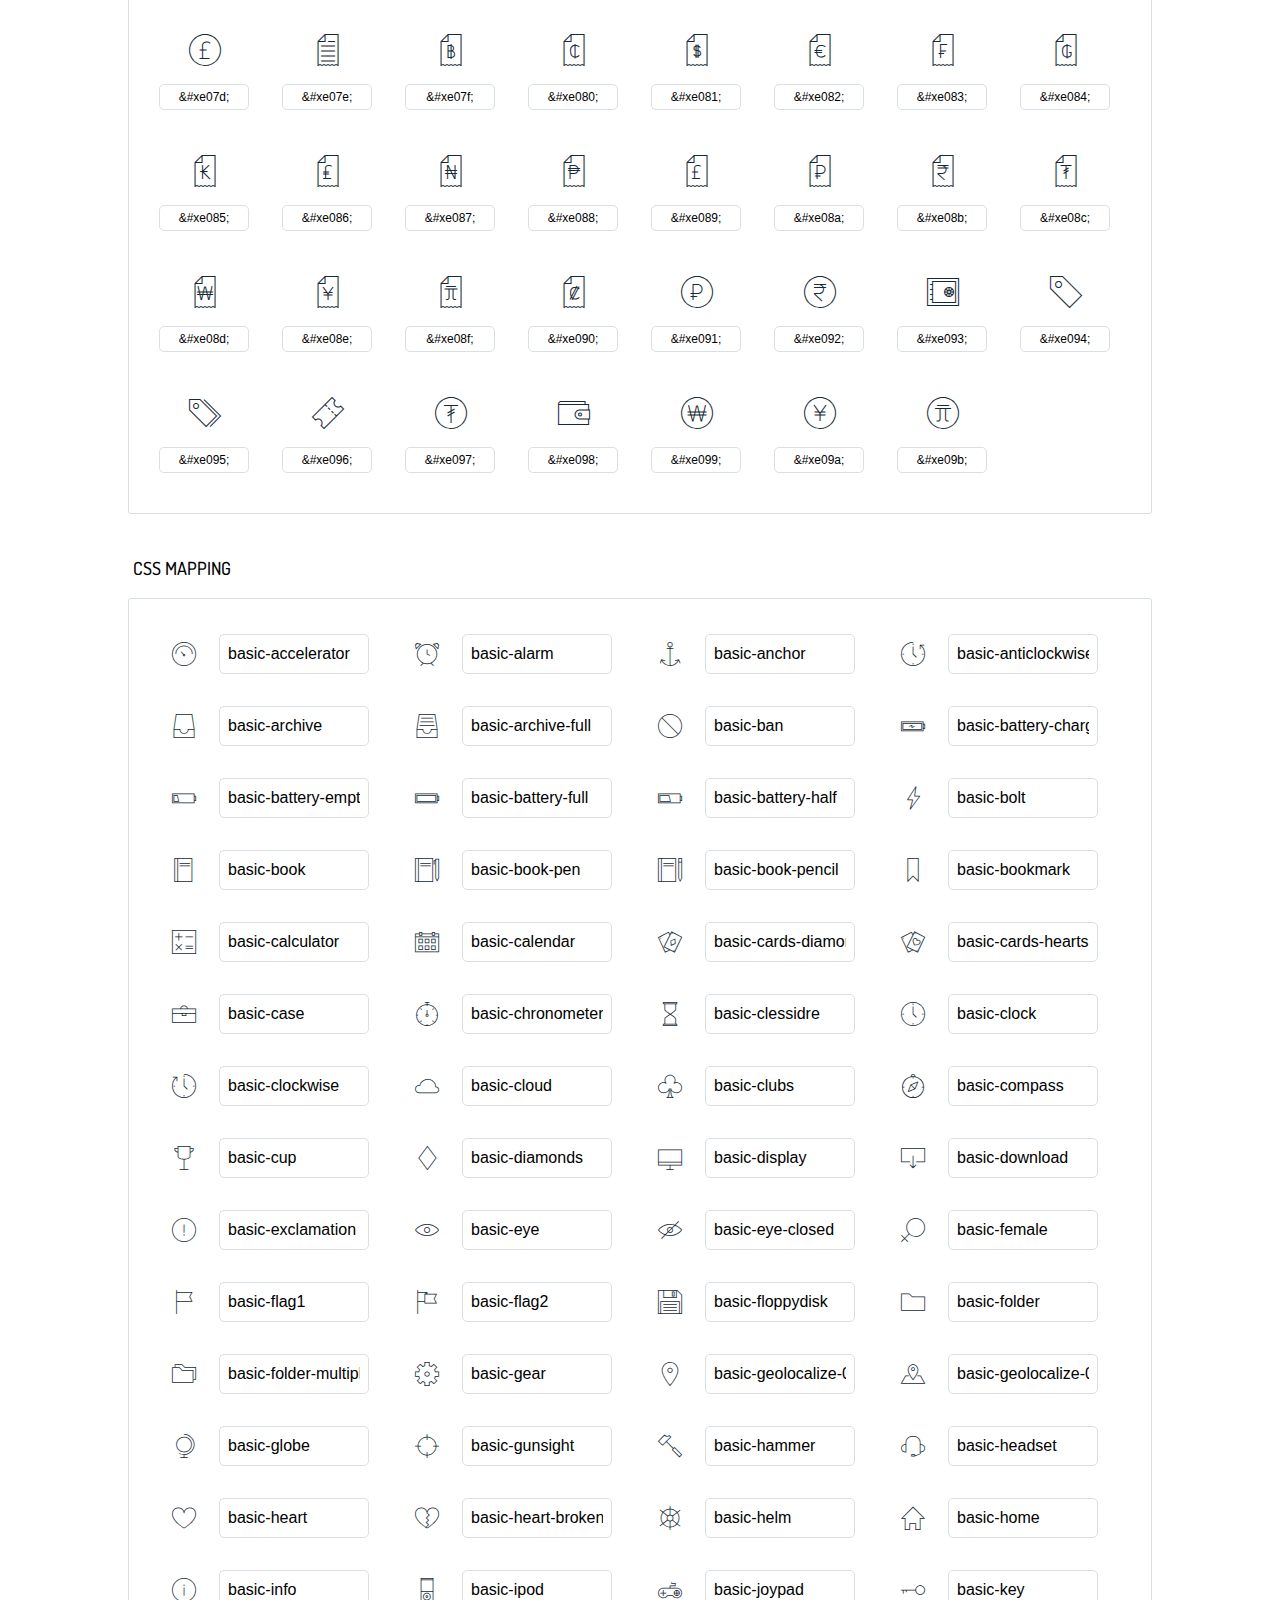
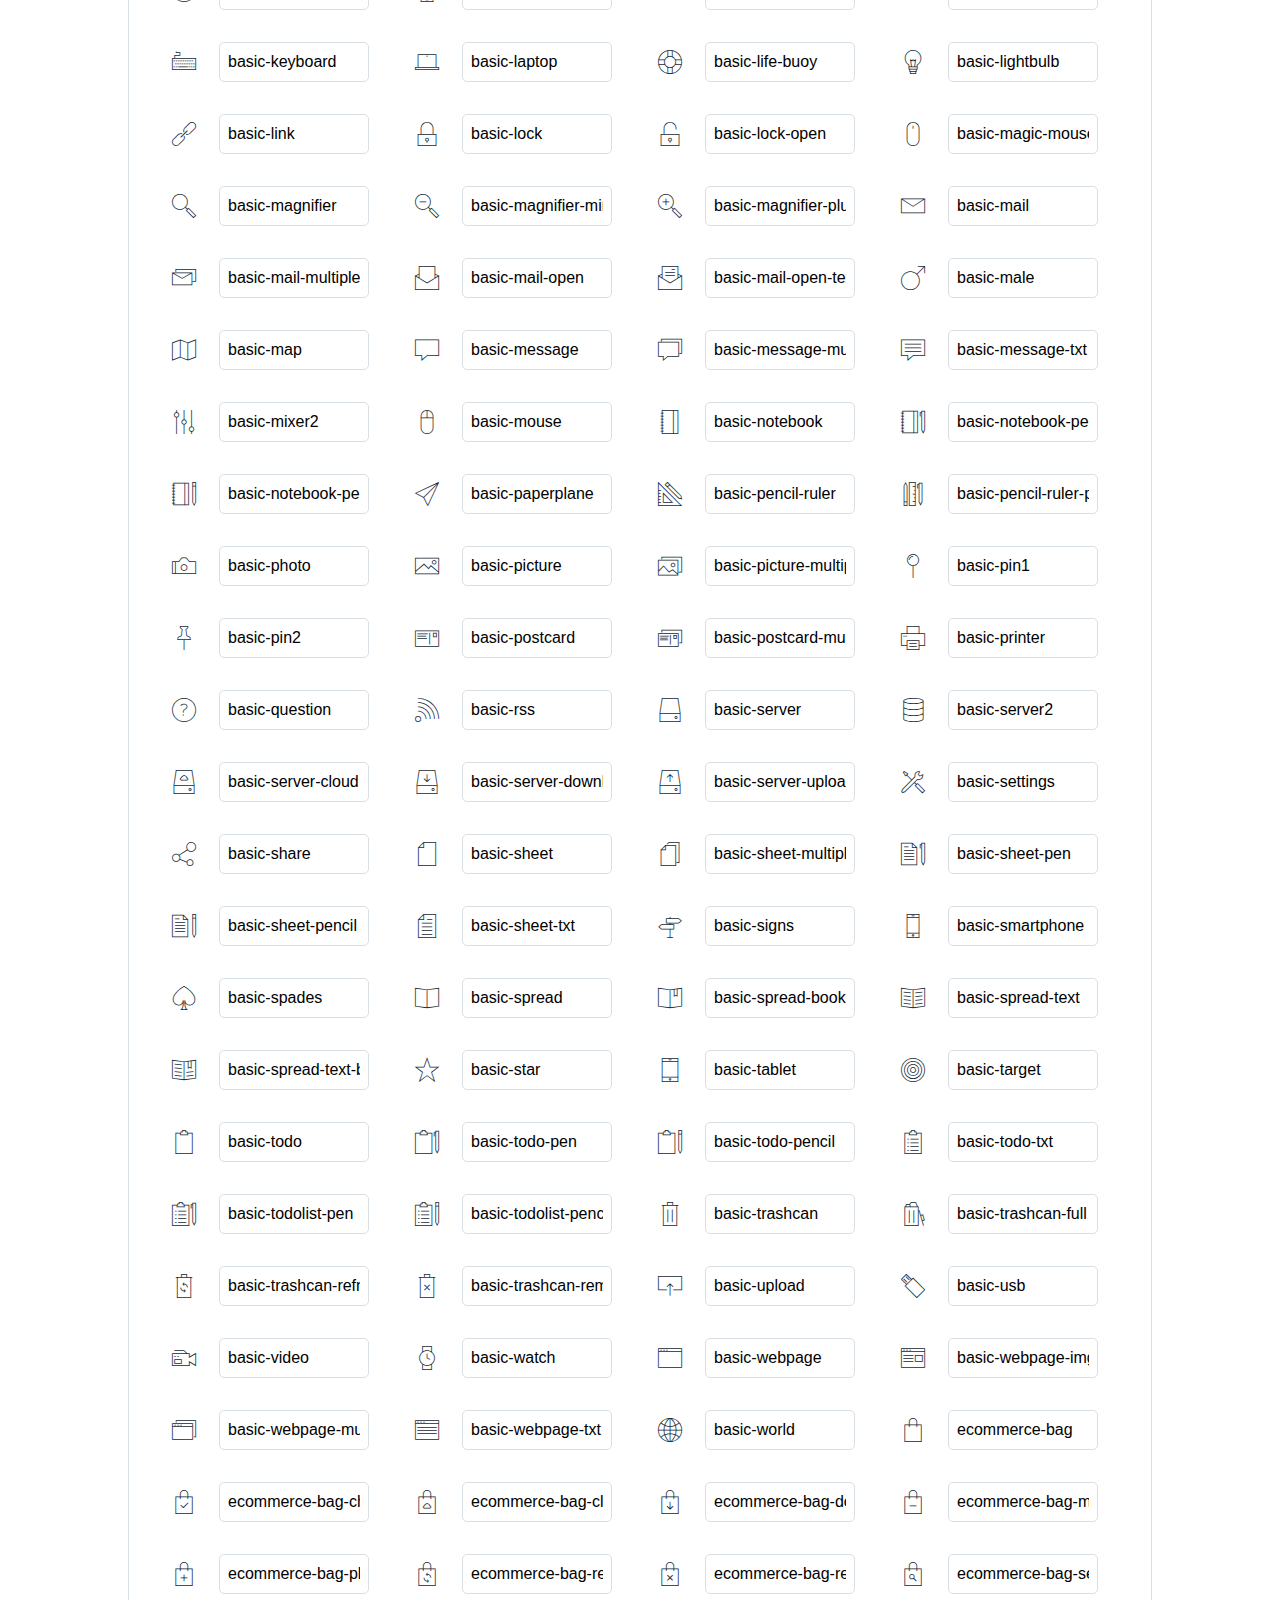
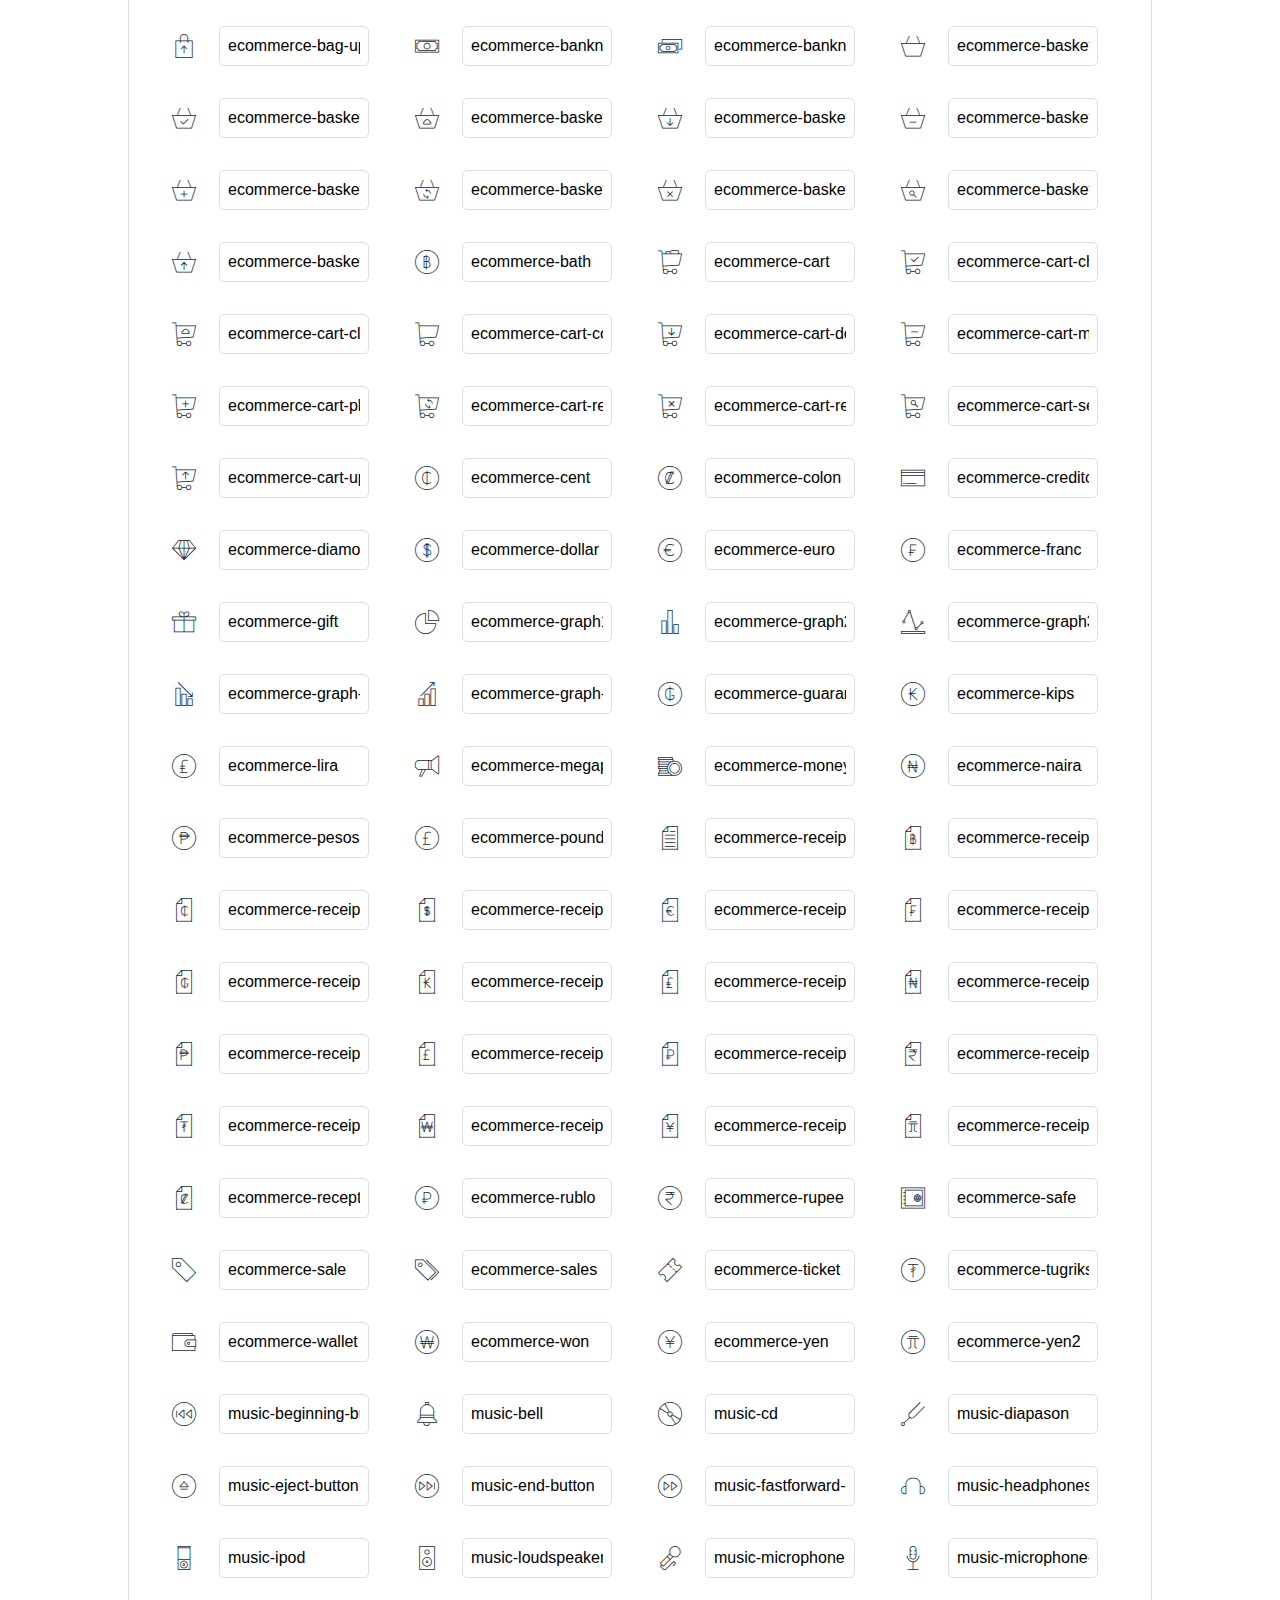
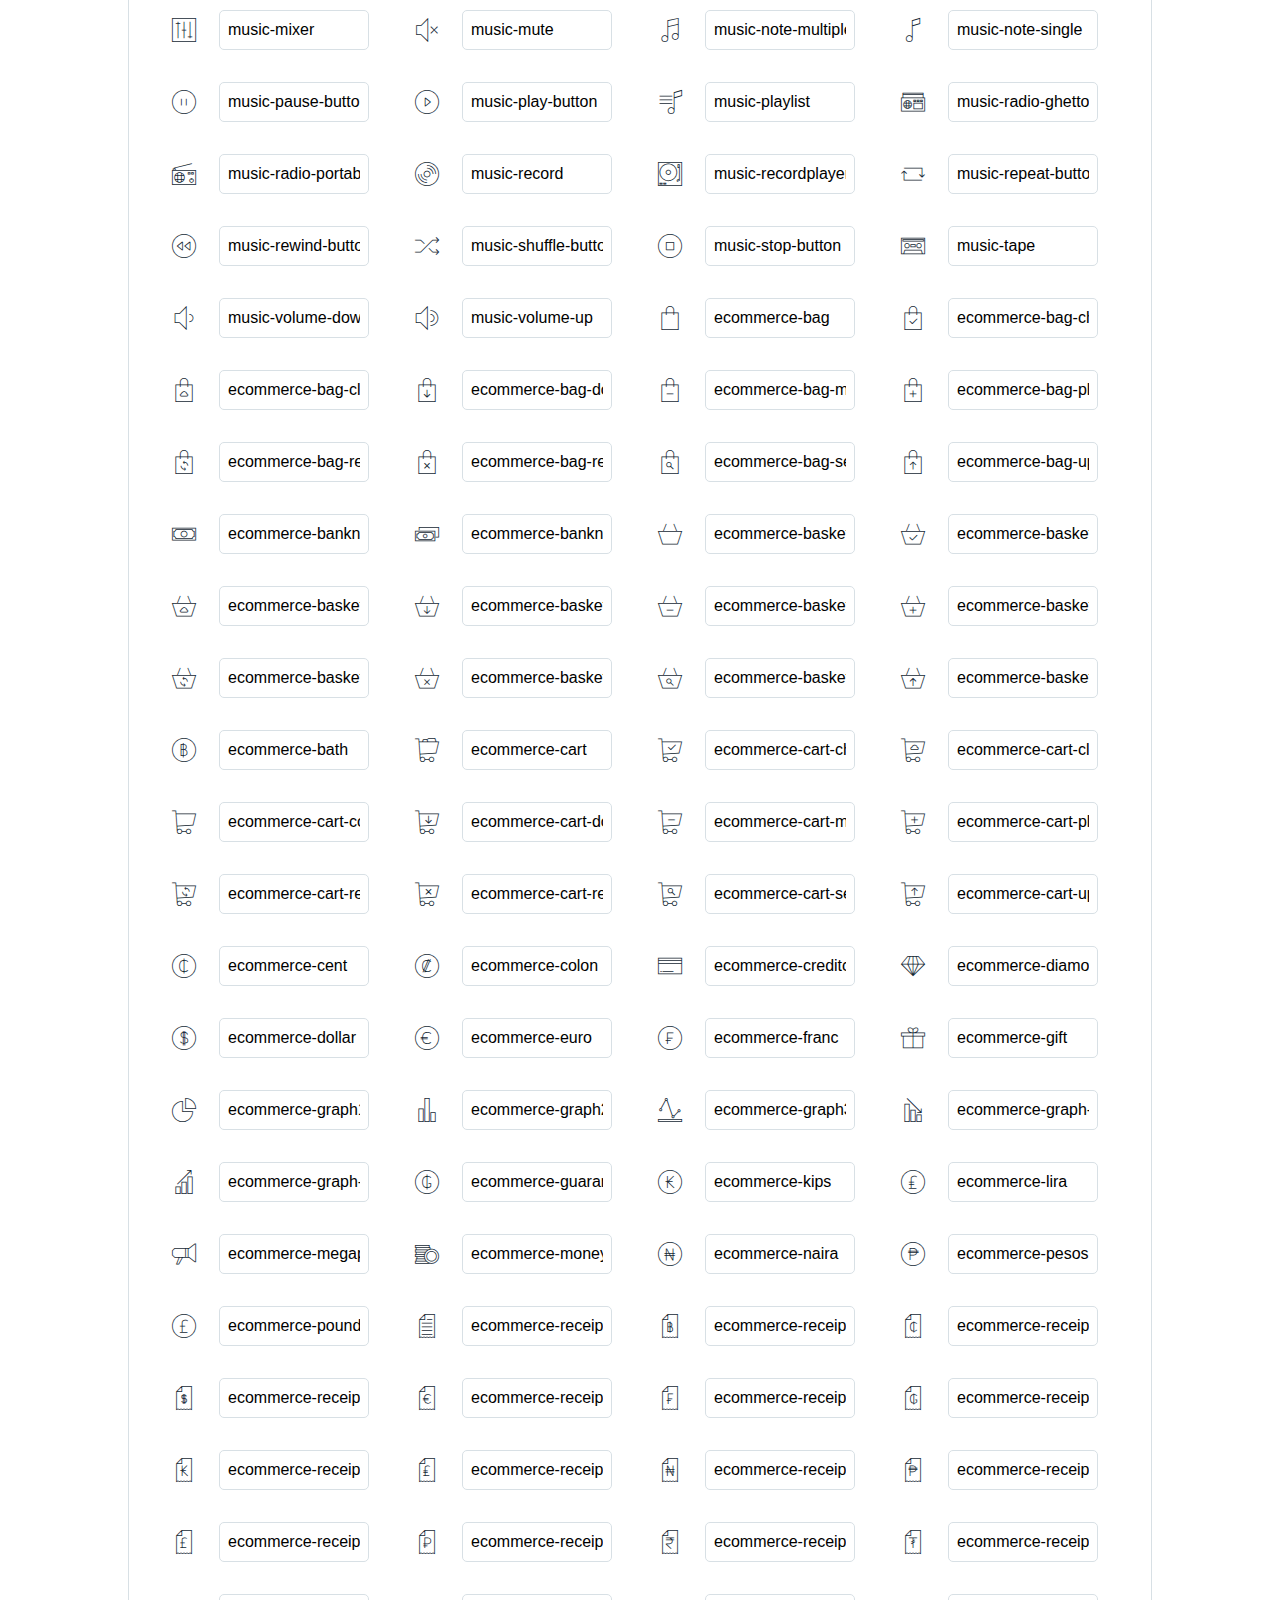
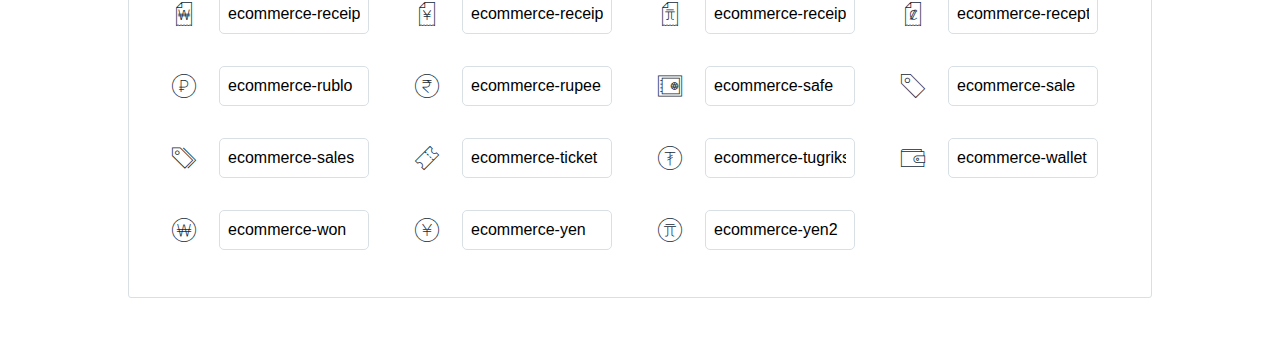
<file: LineaIcons/icons-reference.html>
<!DOCTYPE html>
<html lang="en">
  <head>
    <meta charset="utf-8">
    <meta http-equiv="X-UA-Compatible" content="IE=edge,chrome=1">
    <meta name="viewport" content="width=device-width,initial-scale=1">
    <title>Font Reference - Linea</title>
    <link href="http://fonts.googleapis.com/css?family=Dosis:400,500,700" rel="stylesheet" type="text/css">
    <link rel="stylesheet" href="styles.css">
    <style type="text/css">
      html,body,div,span,applet,object,iframe,h1,h2,h3,h4,h5,h6,p,blockquote,pre,a,abbr,acronym,address,big,cite,code,del,dfn,em,img,ins,kbd,q,s,samp,small,strike,strong,sub,sup,tt,var,dl,dt,dd,ol,ul,li,fieldset,form,label,legend,table,caption,tbody,tfoot,thead,tr,th,td{margin:0;padding:0;border:0;outline:0;font-weight:inherit;font-style:inherit;font-family:inherit;font-size:100%;vertical-align:baseline}
body{line-height:1;color:#000;background:#fff}
ol,ul{list-style:none}
table{border-collapse:separate;border-spacing:0;vertical-align:middle}
caption,th,td{text-align:left;font-weight:normal;vertical-align:middle}
a img{border:none}
*{-webkit-box-sizing:border-box;-moz-box-sizing:border-box;box-sizing:border-box}
body{font-family:'Dosis','Tahoma',sans-serif}
.container{margin:15px auto;width:80%}
h1{margin:40px 0 20px;font-weight:700;font-size:38px;line-height:32px;color:#fb565e}
h2{font-size:18px;padding:0 0 21px 5px;margin:45px 0 0 0;text-transform:uppercase;font-weight:500}
.small{font-size:14px;color:#a5adb4;}
.small a{color:#a5adb4;}
.small a:hover{color:#fb565e}
.glyphs.character-mapping{margin:0 0 20px 0;padding:20px 0 20px 30px;color:rgba(0,0,0,0.5);border:1px solid #d8e0e5;-webkit-border-radius:3px;border-radius:3px;}
.glyphs.character-mapping li{margin:0 30px 20px 0;display:inline-block;width:90px}
.glyphs.character-mapping .icon{margin:10px 0 10px 15px;padding:15px;position:relative;width:55px;height:55px;color:#162a36 !important;overflow:hidden;-webkit-border-radius:3px;border-radius:3px;font-size:32px;}
.glyphs.character-mapping .icon svg{fill:#000}
.glyphs.character-mapping input{margin:0;padding:5px 0;line-height:12px;font-size:12px;display:block;width:100%;border:1px solid #d8e0e5;-webkit-border-radius:5px;border-radius:5px;text-align:center;outline:0;}
.glyphs.character-mapping input:focus{border:1px solid #fbde4a;-webkit-box-shadow:inset 0 0 3px #fbde4a;box-shadow:inset 0 0 3px #fbde4a}
.glyphs.character-mapping input:hover{-webkit-box-shadow:inset 0 0 3px #fbde4a;box-shadow:inset 0 0 3px #fbde4a}
.glyphs.css-mapping{margin:0 0 60px 0;padding:30px 0 20px 30px;color:rgba(0,0,0,0.5);border:1px solid #d8e0e5;-webkit-border-radius:3px;border-radius:3px;}
.glyphs.css-mapping li{margin:0 30px 20px 0;padding:0;display:inline-block;overflow:hidden}
.glyphs.css-mapping .icon{margin:0;margin-right:10px;padding:13px;height:50px;width:50px;color:#162a36 !important;overflow:hidden;float:left;font-size:24px}
.glyphs.css-mapping input{margin:0;margin-top:5px;padding:8px;line-height:16px;font-size:16px;display:block;width:150px;height:40px;border:1px solid #d8e0e5;-webkit-border-radius:5px;border-radius:5px;background:#fff;outline:0;float:right;}
.glyphs.css-mapping input:focus{border:1px solid #fbde4a;-webkit-box-shadow:inset 0 0 3px #fbde4a;box-shadow:inset 0 0 3px #fbde4a}
.glyphs.css-mapping input:hover{-webkit-box-shadow:inset 0 0 3px #fbde4a;box-shadow:inset 0 0 3px #fbde4a}

      
    </style>
  </head>
  <body>
    <div class="container">
      <h1>Linea</h1>
      <p class="small">This font was created with<a href="http://fontastic.me/">Fontastic</a></p>
      <h2>Character mapping</h2>
      <ul class="glyphs character-mapping">
        <li>
          <div data-icon="a" class="icon"></div>
          <input type="text" readonly="readonly" value="a">
        </li>
        <li>
          <div data-icon="b" class="icon"></div>
          <input type="text" readonly="readonly" value="b">
        </li>
        <li>
          <div data-icon="c" class="icon"></div>
          <input type="text" readonly="readonly" value="c">
        </li>
        <li>
          <div data-icon="d" class="icon"></div>
          <input type="text" readonly="readonly" value="d">
        </li>
        <li>
          <div data-icon="e" class="icon"></div>
          <input type="text" readonly="readonly" value="e">
        </li>
        <li>
          <div data-icon="f" class="icon"></div>
          <input type="text" readonly="readonly" value="f">
        </li>
        <li>
          <div data-icon="g" class="icon"></div>
          <input type="text" readonly="readonly" value="g">
        </li>
        <li>
          <div data-icon="h" class="icon"></div>
          <input type="text" readonly="readonly" value="h">
        </li>
        <li>
          <div data-icon="i" class="icon"></div>
          <input type="text" readonly="readonly" value="i">
        </li>
        <li>
          <div data-icon="j" class="icon"></div>
          <input type="text" readonly="readonly" value="j">
        </li>
        <li>
          <div data-icon="k" class="icon"></div>
          <input type="text" readonly="readonly" value="k">
        </li>
        <li>
          <div data-icon="l" class="icon"></div>
          <input type="text" readonly="readonly" value="l">
        </li>
        <li>
          <div data-icon="m" class="icon"></div>
          <input type="text" readonly="readonly" value="m">
        </li>
        <li>
          <div data-icon="n" class="icon"></div>
          <input type="text" readonly="readonly" value="n">
        </li>
        <li>
          <div data-icon="o" class="icon"></div>
          <input type="text" readonly="readonly" value="o">
        </li>
        <li>
          <div data-icon="p" class="icon"></div>
          <input type="text" readonly="readonly" value="p">
        </li>
        <li>
          <div data-icon="q" class="icon"></div>
          <input type="text" readonly="readonly" value="q">
        </li>
        <li>
          <div data-icon="r" class="icon"></div>
          <input type="text" readonly="readonly" value="r">
        </li>
        <li>
          <div data-icon="s" class="icon"></div>
          <input type="text" readonly="readonly" value="s">
        </li>
        <li>
          <div data-icon="t" class="icon"></div>
          <input type="text" readonly="readonly" value="t">
        </li>
        <li>
          <div data-icon="u" class="icon"></div>
          <input type="text" readonly="readonly" value="u">
        </li>
        <li>
          <div data-icon="v" class="icon"></div>
          <input type="text" readonly="readonly" value="v">
        </li>
        <li>
          <div data-icon="w" class="icon"></div>
          <input type="text" readonly="readonly" value="w">
        </li>
        <li>
          <div data-icon="x" class="icon"></div>
          <input type="text" readonly="readonly" value="x">
        </li>
        <li>
          <div data-icon="y" class="icon"></div>
          <input type="text" readonly="readonly" value="y">
        </li>
        <li>
          <div data-icon="z" class="icon"></div>
          <input type="text" readonly="readonly" value="z">
        </li>
        <li>
          <div data-icon="A" class="icon"></div>
          <input type="text" readonly="readonly" value="A">
        </li>
        <li>
          <div data-icon="B" class="icon"></div>
          <input type="text" readonly="readonly" value="B">
        </li>
        <li>
          <div data-icon="C" class="icon"></div>
          <input type="text" readonly="readonly" value="C">
        </li>
        <li>
          <div data-icon="D" class="icon"></div>
          <input type="text" readonly="readonly" value="D">
        </li>
        <li>
          <div data-icon="E" class="icon"></div>
          <input type="text" readonly="readonly" value="E">
        </li>
        <li>
          <div data-icon="F" class="icon"></div>
          <input type="text" readonly="readonly" value="F">
        </li>
        <li>
          <div data-icon="G" class="icon"></div>
          <input type="text" readonly="readonly" value="G">
        </li>
        <li>
          <div data-icon="H" class="icon"></div>
          <input type="text" readonly="readonly" value="H">
        </li>
        <li>
          <div data-icon="I" class="icon"></div>
          <input type="text" readonly="readonly" value="I">
        </li>
        <li>
          <div data-icon="J" class="icon"></div>
          <input type="text" readonly="readonly" value="J">
        </li>
        <li>
          <div data-icon="K" class="icon"></div>
          <input type="text" readonly="readonly" value="K">
        </li>
        <li>
          <div data-icon="L" class="icon"></div>
          <input type="text" readonly="readonly" value="L">
        </li>
        <li>
          <div data-icon="M" class="icon"></div>
          <input type="text" readonly="readonly" value="M">
        </li>
        <li>
          <div data-icon="N" class="icon"></div>
          <input type="text" readonly="readonly" value="N">
        </li>
        <li>
          <div data-icon="O" class="icon"></div>
          <input type="text" readonly="readonly" value="O">
        </li>
        <li>
          <div data-icon="P" class="icon"></div>
          <input type="text" readonly="readonly" value="P">
        </li>
        <li>
          <div data-icon="Q" class="icon"></div>
          <input type="text" readonly="readonly" value="Q">
        </li>
        <li>
          <div data-icon="R" class="icon"></div>
          <input type="text" readonly="readonly" value="R">
        </li>
        <li>
          <div data-icon="S" class="icon"></div>
          <input type="text" readonly="readonly" value="S">
        </li>
        <li>
          <div data-icon="T" class="icon"></div>
          <input type="text" readonly="readonly" value="T">
        </li>
        <li>
          <div data-icon="U" class="icon"></div>
          <input type="text" readonly="readonly" value="U">
        </li>
        <li>
          <div data-icon="V" class="icon"></div>
          <input type="text" readonly="readonly" value="V">
        </li>
        <li>
          <div data-icon="W" class="icon"></div>
          <input type="text" readonly="readonly" value="W">
        </li>
        <li>
          <div data-icon="X" class="icon"></div>
          <input type="text" readonly="readonly" value="X">
        </li>
        <li>
          <div data-icon="Y" class="icon"></div>
          <input type="text" readonly="readonly" value="Y">
        </li>
        <li>
          <div data-icon="Z" class="icon"></div>
          <input type="text" readonly="readonly" value="Z">
        </li>
        <li>
          <div data-icon="0" class="icon"></div>
          <input type="text" readonly="readonly" value="0">
        </li>
        <li>
          <div data-icon="1" class="icon"></div>
          <input type="text" readonly="readonly" value="1">
        </li>
        <li>
          <div data-icon="2" class="icon"></div>
          <input type="text" readonly="readonly" value="2">
        </li>
        <li>
          <div data-icon="3" class="icon"></div>
          <input type="text" readonly="readonly" value="3">
        </li>
        <li>
          <div data-icon="4" class="icon"></div>
          <input type="text" readonly="readonly" value="4">
        </li>
        <li>
          <div data-icon="5" class="icon"></div>
          <input type="text" readonly="readonly" value="5">
        </li>
        <li>
          <div data-icon="6" class="icon"></div>
          <input type="text" readonly="readonly" value="6">
        </li>
        <li>
          <div data-icon="7" class="icon"></div>
          <input type="text" readonly="readonly" value="7">
        </li>
        <li>
          <div data-icon="8" class="icon"></div>
          <input type="text" readonly="readonly" value="8">
        </li>
        <li>
          <div data-icon="9" class="icon"></div>
          <input type="text" readonly="readonly" value="9">
        </li>
        <li>
          <div data-icon="!" class="icon"></div>
          <input type="text" readonly="readonly" value="!">
        </li>
        <li>
          <div data-icon="&#34;" class="icon"></div>
          <input type="text" readonly="readonly" value="&quot;">
        </li>
        <li>
          <div data-icon="#" class="icon"></div>
          <input type="text" readonly="readonly" value="#">
        </li>
        <li>
          <div data-icon="$" class="icon"></div>
          <input type="text" readonly="readonly" value="$">
        </li>
        <li>
          <div data-icon="%" class="icon"></div>
          <input type="text" readonly="readonly" value="%">
        </li>
        <li>
          <div data-icon="&" class="icon"></div>
          <input type="text" readonly="readonly" value="&amp;">
        </li>
        <li>
          <div data-icon="'" class="icon"></div>
          <input type="text" readonly="readonly" value="&#39;">
        </li>
        <li>
          <div data-icon="(" class="icon"></div>
          <input type="text" readonly="readonly" value="(">
        </li>
        <li>
          <div data-icon=")" class="icon"></div>
          <input type="text" readonly="readonly" value=")">
        </li>
        <li>
          <div data-icon="*" class="icon"></div>
          <input type="text" readonly="readonly" value="*">
        </li>
        <li>
          <div data-icon="+" class="icon"></div>
          <input type="text" readonly="readonly" value="+">
        </li>
        <li>
          <div data-icon="," class="icon"></div>
          <input type="text" readonly="readonly" value=",">
        </li>
        <li>
          <div data-icon="-" class="icon"></div>
          <input type="text" readonly="readonly" value="-">
        </li>
        <li>
          <div data-icon="." class="icon"></div>
          <input type="text" readonly="readonly" value=".">
        </li>
        <li>
          <div data-icon="/" class="icon"></div>
          <input type="text" readonly="readonly" value="/">
        </li>
        <li>
          <div data-icon=":" class="icon"></div>
          <input type="text" readonly="readonly" value=":">
        </li>
        <li>
          <div data-icon=";" class="icon"></div>
          <input type="text" readonly="readonly" value=";">
        </li>
        <li>
          <div data-icon="<" class="icon"></div>
          <input type="text" readonly="readonly" value="&lt;">
        </li>
        <li>
          <div data-icon="=" class="icon"></div>
          <input type="text" readonly="readonly" value="=">
        </li>
        <li>
          <div data-icon=">" class="icon"></div>
          <input type="text" readonly="readonly" value="&gt;">
        </li>
        <li>
          <div data-icon="?" class="icon"></div>
          <input type="text" readonly="readonly" value="?">
        </li>
        <li>
          <div data-icon="@" class="icon"></div>
          <input type="text" readonly="readonly" value="@">
        </li>
        <li>
          <div data-icon="[" class="icon"></div>
          <input type="text" readonly="readonly" value="[">
        </li>
        <li>
          <div data-icon="]" class="icon"></div>
          <input type="text" readonly="readonly" value="]">
        </li>
        <li>
          <div data-icon="^" class="icon"></div>
          <input type="text" readonly="readonly" value="^">
        </li>
        <li>
          <div data-icon="_" class="icon"></div>
          <input type="text" readonly="readonly" value="_">
        </li>
        <li>
          <div data-icon="`" class="icon"></div>
          <input type="text" readonly="readonly" value="`">
        </li>
        <li>
          <div data-icon="{" class="icon"></div>
          <input type="text" readonly="readonly" value="{">
        </li>
        <li>
          <div data-icon="|" class="icon"></div>
          <input type="text" readonly="readonly" value="|">
        </li>
        <li>
          <div data-icon="}" class="icon"></div>
          <input type="text" readonly="readonly" value="}">
        </li>
        <li>
          <div data-icon="~" class="icon"></div>
          <input type="text" readonly="readonly" value="~">
        </li>
        <li>
          <div data-icon="\" class="icon"></div>
          <input type="text" readonly="readonly" value="\">
        </li>
        <li>
          <div data-icon="&#xe000;" class="icon"></div>
          <input type="text" readonly="readonly" value="&amp;#xe000;">
        </li>
        <li>
          <div data-icon="&#xe001;" class="icon"></div>
          <input type="text" readonly="readonly" value="&amp;#xe001;">
        </li>
        <li>
          <div data-icon="&#xe002;" class="icon"></div>
          <input type="text" readonly="readonly" value="&amp;#xe002;">
        </li>
        <li>
          <div data-icon="&#xe003;" class="icon"></div>
          <input type="text" readonly="readonly" value="&amp;#xe003;">
        </li>
        <li>
          <div data-icon="&#xe004;" class="icon"></div>
          <input type="text" readonly="readonly" value="&amp;#xe004;">
        </li>
        <li>
          <div data-icon="&#xe005;" class="icon"></div>
          <input type="text" readonly="readonly" value="&amp;#xe005;">
        </li>
        <li>
          <div data-icon="&#xe006;" class="icon"></div>
          <input type="text" readonly="readonly" value="&amp;#xe006;">
        </li>
        <li>
          <div data-icon="&#xe007;" class="icon"></div>
          <input type="text" readonly="readonly" value="&amp;#xe007;">
        </li>
        <li>
          <div data-icon="&#xe008;" class="icon"></div>
          <input type="text" readonly="readonly" value="&amp;#xe008;">
        </li>
        <li>
          <div data-icon="&#xe009;" class="icon"></div>
          <input type="text" readonly="readonly" value="&amp;#xe009;">
        </li>
        <li>
          <div data-icon="&#xe00a;" class="icon"></div>
          <input type="text" readonly="readonly" value="&amp;#xe00a;">
        </li>
        <li>
          <div data-icon="&#xe00b;" class="icon"></div>
          <input type="text" readonly="readonly" value="&amp;#xe00b;">
        </li>
        <li>
          <div data-icon="&#xe00c;" class="icon"></div>
          <input type="text" readonly="readonly" value="&amp;#xe00c;">
        </li>
        <li>
          <div data-icon="&#xe00d;" class="icon"></div>
          <input type="text" readonly="readonly" value="&amp;#xe00d;">
        </li>
        <li>
          <div data-icon="&#xe00e;" class="icon"></div>
          <input type="text" readonly="readonly" value="&amp;#xe00e;">
        </li>
        <li>
          <div data-icon="&#xe00f;" class="icon"></div>
          <input type="text" readonly="readonly" value="&amp;#xe00f;">
        </li>
        <li>
          <div data-icon="&#xe010;" class="icon"></div>
          <input type="text" readonly="readonly" value="&amp;#xe010;">
        </li>
        <li>
          <div data-icon="&#xe011;" class="icon"></div>
          <input type="text" readonly="readonly" value="&amp;#xe011;">
        </li>
        <li>
          <div data-icon="&#xe012;" class="icon"></div>
          <input type="text" readonly="readonly" value="&amp;#xe012;">
        </li>
        <li>
          <div data-icon="&#xe013;" class="icon"></div>
          <input type="text" readonly="readonly" value="&amp;#xe013;">
        </li>
        <li>
          <div data-icon="&#xe014;" class="icon"></div>
          <input type="text" readonly="readonly" value="&amp;#xe014;">
        </li>
        <li>
          <div data-icon="&#xe015;" class="icon"></div>
          <input type="text" readonly="readonly" value="&amp;#xe015;">
        </li>
        <li>
          <div data-icon="&#xe016;" class="icon"></div>
          <input type="text" readonly="readonly" value="&amp;#xe016;">
        </li>
        <li>
          <div data-icon="&#xe017;" class="icon"></div>
          <input type="text" readonly="readonly" value="&amp;#xe017;">
        </li>
        <li>
          <div data-icon="&#xe018;" class="icon"></div>
          <input type="text" readonly="readonly" value="&amp;#xe018;">
        </li>
        <li>
          <div data-icon="&#xe019;" class="icon"></div>
          <input type="text" readonly="readonly" value="&amp;#xe019;">
        </li>
        <li>
          <div data-icon="&#xe01a;" class="icon"></div>
          <input type="text" readonly="readonly" value="&amp;#xe01a;">
        </li>
        <li>
          <div data-icon="&#xe01b;" class="icon"></div>
          <input type="text" readonly="readonly" value="&amp;#xe01b;">
        </li>
        <li>
          <div data-icon="&#xe01c;" class="icon"></div>
          <input type="text" readonly="readonly" value="&amp;#xe01c;">
        </li>
        <li>
          <div data-icon="&#xe01d;" class="icon"></div>
          <input type="text" readonly="readonly" value="&amp;#xe01d;">
        </li>
        <li>
          <div data-icon="&#xe01e;" class="icon"></div>
          <input type="text" readonly="readonly" value="&amp;#xe01e;">
        </li>
        <li>
          <div data-icon="&#xe01f;" class="icon"></div>
          <input type="text" readonly="readonly" value="&amp;#xe01f;">
        </li>
        <li>
          <div data-icon="&#xe020;" class="icon"></div>
          <input type="text" readonly="readonly" value="&amp;#xe020;">
        </li>
        <li>
          <div data-icon="&#xe021;" class="icon"></div>
          <input type="text" readonly="readonly" value="&amp;#xe021;">
        </li>
        <li>
          <div data-icon="&#xe022;" class="icon"></div>
          <input type="text" readonly="readonly" value="&amp;#xe022;">
        </li>
        <li>
          <div data-icon="&#xe023;" class="icon"></div>
          <input type="text" readonly="readonly" value="&amp;#xe023;">
        </li>
        <li>
          <div data-icon="&#xe024;" class="icon"></div>
          <input type="text" readonly="readonly" value="&amp;#xe024;">
        </li>
        <li>
          <div data-icon="&#xe025;" class="icon"></div>
          <input type="text" readonly="readonly" value="&amp;#xe025;">
        </li>
        <li>
          <div data-icon="&#xe026;" class="icon"></div>
          <input type="text" readonly="readonly" value="&amp;#xe026;">
        </li>
        <li>
          <div data-icon="&#xe027;" class="icon"></div>
          <input type="text" readonly="readonly" value="&amp;#xe027;">
        </li>
        <li>
          <div data-icon="&#xe028;" class="icon"></div>
          <input type="text" readonly="readonly" value="&amp;#xe028;">
        </li>
        <li>
          <div data-icon="&#xe029;" class="icon"></div>
          <input type="text" readonly="readonly" value="&amp;#xe029;">
        </li>
        <li>
          <div data-icon="&#xe02a;" class="icon"></div>
          <input type="text" readonly="readonly" value="&amp;#xe02a;">
        </li>
        <li>
          <div data-icon="&#xe02b;" class="icon"></div>
          <input type="text" readonly="readonly" value="&amp;#xe02b;">
        </li>
        <li>
          <div data-icon="&#xe02c;" class="icon"></div>
          <input type="text" readonly="readonly" value="&amp;#xe02c;">
        </li>
        <li>
          <div data-icon="&#xe02d;" class="icon"></div>
          <input type="text" readonly="readonly" value="&amp;#xe02d;">
        </li>
        <li>
          <div data-icon="&#xe02e;" class="icon"></div>
          <input type="text" readonly="readonly" value="&amp;#xe02e;">
        </li>
        <li>
          <div data-icon="&#xe02f;" class="icon"></div>
          <input type="text" readonly="readonly" value="&amp;#xe02f;">
        </li>
        <li>
          <div data-icon="&#xe030;" class="icon"></div>
          <input type="text" readonly="readonly" value="&amp;#xe030;">
        </li>
        <li>
          <div data-icon="&#xe031;" class="icon"></div>
          <input type="text" readonly="readonly" value="&amp;#xe031;">
        </li>
        <li>
          <div data-icon="&#xe032;" class="icon"></div>
          <input type="text" readonly="readonly" value="&amp;#xe032;">
        </li>
        <li>
          <div data-icon="&#xe033;" class="icon"></div>
          <input type="text" readonly="readonly" value="&amp;#xe033;">
        </li>
        <li>
          <div data-icon="&#xe034;" class="icon"></div>
          <input type="text" readonly="readonly" value="&amp;#xe034;">
        </li>
        <li>
          <div data-icon="&#xe035;" class="icon"></div>
          <input type="text" readonly="readonly" value="&amp;#xe035;">
        </li>
        <li>
          <div data-icon="&#xe036;" class="icon"></div>
          <input type="text" readonly="readonly" value="&amp;#xe036;">
        </li>
        <li>
          <div data-icon="&#xe037;" class="icon"></div>
          <input type="text" readonly="readonly" value="&amp;#xe037;">
        </li>
        <li>
          <div data-icon="&#xe038;" class="icon"></div>
          <input type="text" readonly="readonly" value="&amp;#xe038;">
        </li>
        <li>
          <div data-icon="&#xe039;" class="icon"></div>
          <input type="text" readonly="readonly" value="&amp;#xe039;">
        </li>
        <li>
          <div data-icon="&#xe03a;" class="icon"></div>
          <input type="text" readonly="readonly" value="&amp;#xe03a;">
        </li>
        <li>
          <div data-icon="&#xe03b;" class="icon"></div>
          <input type="text" readonly="readonly" value="&amp;#xe03b;">
        </li>
        <li>
          <div data-icon="&#xe03c;" class="icon"></div>
          <input type="text" readonly="readonly" value="&amp;#xe03c;">
        </li>
        <li>
          <div data-icon="&#xe03d;" class="icon"></div>
          <input type="text" readonly="readonly" value="&amp;#xe03d;">
        </li>
        <li>
          <div data-icon="&#xe03e;" class="icon"></div>
          <input type="text" readonly="readonly" value="&amp;#xe03e;">
        </li>
        <li>
          <div data-icon="&#xe03f;" class="icon"></div>
          <input type="text" readonly="readonly" value="&amp;#xe03f;">
        </li>
        <li>
          <div data-icon="&#xe040;" class="icon"></div>
          <input type="text" readonly="readonly" value="&amp;#xe040;">
        </li>
        <li>
          <div data-icon="&#xe041;" class="icon"></div>
          <input type="text" readonly="readonly" value="&amp;#xe041;">
        </li>
        <li>
          <div data-icon="&#xe042;" class="icon"></div>
          <input type="text" readonly="readonly" value="&amp;#xe042;">
        </li>
        <li>
          <div data-icon="&#xe043;" class="icon"></div>
          <input type="text" readonly="readonly" value="&amp;#xe043;">
        </li>
        <li>
          <div data-icon="&#xe044;" class="icon"></div>
          <input type="text" readonly="readonly" value="&amp;#xe044;">
        </li>
        <li>
          <div data-icon="&#xe045;" class="icon"></div>
          <input type="text" readonly="readonly" value="&amp;#xe045;">
        </li>
        <li>
          <div data-icon="&#xe046;" class="icon"></div>
          <input type="text" readonly="readonly" value="&amp;#xe046;">
        </li>
        <li>
          <div data-icon="&#xe047;" class="icon"></div>
          <input type="text" readonly="readonly" value="&amp;#xe047;">
        </li>
        <li>
          <div data-icon="&#xe048;" class="icon"></div>
          <input type="text" readonly="readonly" value="&amp;#xe048;">
        </li>
        <li>
          <div data-icon="&#xe049;" class="icon"></div>
          <input type="text" readonly="readonly" value="&amp;#xe049;">
        </li>
        <li>
          <div data-icon="&#xe04a;" class="icon"></div>
          <input type="text" readonly="readonly" value="&amp;#xe04a;">
        </li>
        <li>
          <div data-icon="&#xe04b;" class="icon"></div>
          <input type="text" readonly="readonly" value="&amp;#xe04b;">
        </li>
        <li>
          <div data-icon="&#xe04c;" class="icon"></div>
          <input type="text" readonly="readonly" value="&amp;#xe04c;">
        </li>
        <li>
          <div data-icon="&#xe04d;" class="icon"></div>
          <input type="text" readonly="readonly" value="&amp;#xe04d;">
        </li>
        <li>
          <div data-icon="&#xe04e;" class="icon"></div>
          <input type="text" readonly="readonly" value="&amp;#xe04e;">
        </li>
        <li>
          <div data-icon="&#xe04f;" class="icon"></div>
          <input type="text" readonly="readonly" value="&amp;#xe04f;">
        </li>
        <li>
          <div data-icon="&#xe050;" class="icon"></div>
          <input type="text" readonly="readonly" value="&amp;#xe050;">
        </li>
        <li>
          <div data-icon="&#xe051;" class="icon"></div>
          <input type="text" readonly="readonly" value="&amp;#xe051;">
        </li>
        <li>
          <div data-icon="&#xe052;" class="icon"></div>
          <input type="text" readonly="readonly" value="&amp;#xe052;">
        </li>
        <li>
          <div data-icon="&#xe053;" class="icon"></div>
          <input type="text" readonly="readonly" value="&amp;#xe053;">
        </li>
        <li>
          <div data-icon="&#xe054;" class="icon"></div>
          <input type="text" readonly="readonly" value="&amp;#xe054;">
        </li>
        <li>
          <div data-icon="&#xe055;" class="icon"></div>
          <input type="text" readonly="readonly" value="&amp;#xe055;">
        </li>
        <li>
          <div data-icon="&#xe056;" class="icon"></div>
          <input type="text" readonly="readonly" value="&amp;#xe056;">
        </li>
        <li>
          <div data-icon="&#xe057;" class="icon"></div>
          <input type="text" readonly="readonly" value="&amp;#xe057;">
        </li>
        <li>
          <div data-icon="&#xe058;" class="icon"></div>
          <input type="text" readonly="readonly" value="&amp;#xe058;">
        </li>
        <li>
          <div data-icon="&#xe059;" class="icon"></div>
          <input type="text" readonly="readonly" value="&amp;#xe059;">
        </li>
        <li>
          <div data-icon="&#xe05a;" class="icon"></div>
          <input type="text" readonly="readonly" value="&amp;#xe05a;">
        </li>
        <li>
          <div data-icon="&#xe05b;" class="icon"></div>
          <input type="text" readonly="readonly" value="&amp;#xe05b;">
        </li>
        <li>
          <div data-icon="&#xe05c;" class="icon"></div>
          <input type="text" readonly="readonly" value="&amp;#xe05c;">
        </li>
        <li>
          <div data-icon="&#xe05d;" class="icon"></div>
          <input type="text" readonly="readonly" value="&amp;#xe05d;">
        </li>
        <li>
          <div data-icon="&#xe05e;" class="icon"></div>
          <input type="text" readonly="readonly" value="&amp;#xe05e;">
        </li>
        <li>
          <div data-icon="&#xe05f;" class="icon"></div>
          <input type="text" readonly="readonly" value="&amp;#xe05f;">
        </li>
        <li>
          <div data-icon="&#xe060;" class="icon"></div>
          <input type="text" readonly="readonly" value="&amp;#xe060;">
        </li>
        <li>
          <div data-icon="&#xe061;" class="icon"></div>
          <input type="text" readonly="readonly" value="&amp;#xe061;">
        </li>
        <li>
          <div data-icon="&#xe062;" class="icon"></div>
          <input type="text" readonly="readonly" value="&amp;#xe062;">
        </li>
        <li>
          <div data-icon="&#xe063;" class="icon"></div>
          <input type="text" readonly="readonly" value="&amp;#xe063;">
        </li>
        <li>
          <div data-icon="&#xe064;" class="icon"></div>
          <input type="text" readonly="readonly" value="&amp;#xe064;">
        </li>
        <li>
          <div data-icon="&#xe065;" class="icon"></div>
          <input type="text" readonly="readonly" value="&amp;#xe065;">
        </li>
        <li>
          <div data-icon="&#xe066;" class="icon"></div>
          <input type="text" readonly="readonly" value="&amp;#xe066;">
        </li>
        <li>
          <div data-icon="&#xe067;" class="icon"></div>
          <input type="text" readonly="readonly" value="&amp;#xe067;">
        </li>
        <li>
          <div data-icon="&#xe068;" class="icon"></div>
          <input type="text" readonly="readonly" value="&amp;#xe068;">
        </li>
        <li>
          <div data-icon="&#xe069;" class="icon"></div>
          <input type="text" readonly="readonly" value="&amp;#xe069;">
        </li>
        <li>
          <div data-icon="&#xe06a;" class="icon"></div>
          <input type="text" readonly="readonly" value="&amp;#xe06a;">
        </li>
        <li>
          <div data-icon="&#xe06b;" class="icon"></div>
          <input type="text" readonly="readonly" value="&amp;#xe06b;">
        </li>
        <li>
          <div data-icon="&#xe06c;" class="icon"></div>
          <input type="text" readonly="readonly" value="&amp;#xe06c;">
        </li>
        <li>
          <div data-icon="&#xe06d;" class="icon"></div>
          <input type="text" readonly="readonly" value="&amp;#xe06d;">
        </li>
        <li>
          <div data-icon="&#xe06e;" class="icon"></div>
          <input type="text" readonly="readonly" value="&amp;#xe06e;">
        </li>
        <li>
          <div data-icon="&#xe06f;" class="icon"></div>
          <input type="text" readonly="readonly" value="&amp;#xe06f;">
        </li>
        <li>
          <div data-icon="&#xe070;" class="icon"></div>
          <input type="text" readonly="readonly" value="&amp;#xe070;">
        </li>
        <li>
          <div data-icon="&#xe071;" class="icon"></div>
          <input type="text" readonly="readonly" value="&amp;#xe071;">
        </li>
        <li>
          <div data-icon="&#xe072;" class="icon"></div>
          <input type="text" readonly="readonly" value="&amp;#xe072;">
        </li>
        <li>
          <div data-icon="&#xe073;" class="icon"></div>
          <input type="text" readonly="readonly" value="&amp;#xe073;">
        </li>
        <li>
          <div data-icon="&#xe074;" class="icon"></div>
          <input type="text" readonly="readonly" value="&amp;#xe074;">
        </li>
        <li>
          <div data-icon="&#xe075;" class="icon"></div>
          <input type="text" readonly="readonly" value="&amp;#xe075;">
        </li>
        <li>
          <div data-icon="&#xe076;" class="icon"></div>
          <input type="text" readonly="readonly" value="&amp;#xe076;">
        </li>
        <li>
          <div data-icon="&#xe077;" class="icon"></div>
          <input type="text" readonly="readonly" value="&amp;#xe077;">
        </li>
        <li>
          <div data-icon="&#xe078;" class="icon"></div>
          <input type="text" readonly="readonly" value="&amp;#xe078;">
        </li>
        <li>
          <div data-icon="&#xe079;" class="icon"></div>
          <input type="text" readonly="readonly" value="&amp;#xe079;">
        </li>
        <li>
          <div data-icon="&#xe07a;" class="icon"></div>
          <input type="text" readonly="readonly" value="&amp;#xe07a;">
        </li>
        <li>
          <div data-icon="&#xe07b;" class="icon"></div>
          <input type="text" readonly="readonly" value="&amp;#xe07b;">
        </li>
        <li>
          <div data-icon="&#xe07c;" class="icon"></div>
          <input type="text" readonly="readonly" value="&amp;#xe07c;">
        </li>
        <li>
          <div data-icon="&#xe07d;" class="icon"></div>
          <input type="text" readonly="readonly" value="&amp;#xe07d;">
        </li>
        <li>
          <div data-icon="&#xe029;" class="icon"></div>
          <input type="text" readonly="readonly" value="&amp;#xe029;">
        </li>
        <li>
          <div data-icon="&#xe02a;" class="icon"></div>
          <input type="text" readonly="readonly" value="&amp;#xe02a;">
        </li>
        <li>
          <div data-icon="&#xe02b;" class="icon"></div>
          <input type="text" readonly="readonly" value="&amp;#xe02b;">
        </li>
        <li>
          <div data-icon="&#xe02c;" class="icon"></div>
          <input type="text" readonly="readonly" value="&amp;#xe02c;">
        </li>
        <li>
          <div data-icon="&#xe02d;" class="icon"></div>
          <input type="text" readonly="readonly" value="&amp;#xe02d;">
        </li>
        <li>
          <div data-icon="&#xe02e;" class="icon"></div>
          <input type="text" readonly="readonly" value="&amp;#xe02e;">
        </li>
        <li>
          <div data-icon="&#xe02f;" class="icon"></div>
          <input type="text" readonly="readonly" value="&amp;#xe02f;">
        </li>
        <li>
          <div data-icon="&#xe030;" class="icon"></div>
          <input type="text" readonly="readonly" value="&amp;#xe030;">
        </li>
        <li>
          <div data-icon="&#xe031;" class="icon"></div>
          <input type="text" readonly="readonly" value="&amp;#xe031;">
        </li>
        <li>
          <div data-icon="&#xe032;" class="icon"></div>
          <input type="text" readonly="readonly" value="&amp;#xe032;">
        </li>
        <li>
          <div data-icon="&#xe033;" class="icon"></div>
          <input type="text" readonly="readonly" value="&amp;#xe033;">
        </li>
        <li>
          <div data-icon="&#xe034;" class="icon"></div>
          <input type="text" readonly="readonly" value="&amp;#xe034;">
        </li>
        <li>
          <div data-icon="&#xe035;" class="icon"></div>
          <input type="text" readonly="readonly" value="&amp;#xe035;">
        </li>
        <li>
          <div data-icon="&#xe036;" class="icon"></div>
          <input type="text" readonly="readonly" value="&amp;#xe036;">
        </li>
        <li>
          <div data-icon="&#xe037;" class="icon"></div>
          <input type="text" readonly="readonly" value="&amp;#xe037;">
        </li>
        <li>
          <div data-icon="&#xe038;" class="icon"></div>
          <input type="text" readonly="readonly" value="&amp;#xe038;">
        </li>
        <li>
          <div data-icon="&#xe039;" class="icon"></div>
          <input type="text" readonly="readonly" value="&amp;#xe039;">
        </li>
        <li>
          <div data-icon="&#xe03a;" class="icon"></div>
          <input type="text" readonly="readonly" value="&amp;#xe03a;">
        </li>
        <li>
          <div data-icon="&#xe03b;" class="icon"></div>
          <input type="text" readonly="readonly" value="&amp;#xe03b;">
        </li>
        <li>
          <div data-icon="&#xe03c;" class="icon"></div>
          <input type="text" readonly="readonly" value="&amp;#xe03c;">
        </li>
        <li>
          <div data-icon="&#xe03d;" class="icon"></div>
          <input type="text" readonly="readonly" value="&amp;#xe03d;">
        </li>
        <li>
          <div data-icon="&#xe03e;" class="icon"></div>
          <input type="text" readonly="readonly" value="&amp;#xe03e;">
        </li>
        <li>
          <div data-icon="&#xe03f;" class="icon"></div>
          <input type="text" readonly="readonly" value="&amp;#xe03f;">
        </li>
        <li>
          <div data-icon="&#xe040;" class="icon"></div>
          <input type="text" readonly="readonly" value="&amp;#xe040;">
        </li>
        <li>
          <div data-icon="&#xe041;" class="icon"></div>
          <input type="text" readonly="readonly" value="&amp;#xe041;">
        </li>
        <li>
          <div data-icon="&#xe042;" class="icon"></div>
          <input type="text" readonly="readonly" value="&amp;#xe042;">
        </li>
        <li>
          <div data-icon="&#xe043;" class="icon"></div>
          <input type="text" readonly="readonly" value="&amp;#xe043;">
        </li>
        <li>
          <div data-icon="&#xe044;" class="icon"></div>
          <input type="text" readonly="readonly" value="&amp;#xe044;">
        </li>
        <li>
          <div data-icon="&#xe045;" class="icon"></div>
          <input type="text" readonly="readonly" value="&amp;#xe045;">
        </li>
        <li>
          <div data-icon="&#xe046;" class="icon"></div>
          <input type="text" readonly="readonly" value="&amp;#xe046;">
        </li>
        <li>
          <div data-icon="&#xe047;" class="icon"></div>
          <input type="text" readonly="readonly" value="&amp;#xe047;">
        </li>
        <li>
          <div data-icon="&#xe048;" class="icon"></div>
          <input type="text" readonly="readonly" value="&amp;#xe048;">
        </li>
        <li>
          <div data-icon="&#xe049;" class="icon"></div>
          <input type="text" readonly="readonly" value="&amp;#xe049;">
        </li>
        <li>
          <div data-icon="&#xe04a;" class="icon"></div>
          <input type="text" readonly="readonly" value="&amp;#xe04a;">
        </li>
        <li>
          <div data-icon="&#xe04b;" class="icon"></div>
          <input type="text" readonly="readonly" value="&amp;#xe04b;">
        </li>
        <li>
          <div data-icon="&#xe04c;" class="icon"></div>
          <input type="text" readonly="readonly" value="&amp;#xe04c;">
        </li>
        <li>
          <div data-icon="&#xe04d;" class="icon"></div>
          <input type="text" readonly="readonly" value="&amp;#xe04d;">
        </li>
        <li>
          <div data-icon="&#xe04e;" class="icon"></div>
          <input type="text" readonly="readonly" value="&amp;#xe04e;">
        </li>
        <li>
          <div data-icon="&#xe04f;" class="icon"></div>
          <input type="text" readonly="readonly" value="&amp;#xe04f;">
        </li>
        <li>
          <div data-icon="&#xe050;" class="icon"></div>
          <input type="text" readonly="readonly" value="&amp;#xe050;">
        </li>
        <li>
          <div data-icon="&#xe051;" class="icon"></div>
          <input type="text" readonly="readonly" value="&amp;#xe051;">
        </li>
        <li>
          <div data-icon="&#xe052;" class="icon"></div>
          <input type="text" readonly="readonly" value="&amp;#xe052;">
        </li>
        <li>
          <div data-icon="&#xe053;" class="icon"></div>
          <input type="text" readonly="readonly" value="&amp;#xe053;">
        </li>
        <li>
          <div data-icon="&#xe054;" class="icon"></div>
          <input type="text" readonly="readonly" value="&amp;#xe054;">
        </li>
        <li>
          <div data-icon="&#xe055;" class="icon"></div>
          <input type="text" readonly="readonly" value="&amp;#xe055;">
        </li>
        <li>
          <div data-icon="&#xe056;" class="icon"></div>
          <input type="text" readonly="readonly" value="&amp;#xe056;">
        </li>
        <li>
          <div data-icon="&#xe057;" class="icon"></div>
          <input type="text" readonly="readonly" value="&amp;#xe057;">
        </li>
        <li>
          <div data-icon="&#xe058;" class="icon"></div>
          <input type="text" readonly="readonly" value="&amp;#xe058;">
        </li>
        <li>
          <div data-icon="&#xe059;" class="icon"></div>
          <input type="text" readonly="readonly" value="&amp;#xe059;">
        </li>
        <li>
          <div data-icon="&#xe05a;" class="icon"></div>
          <input type="text" readonly="readonly" value="&amp;#xe05a;">
        </li>
        <li>
          <div data-icon="&#xe05b;" class="icon"></div>
          <input type="text" readonly="readonly" value="&amp;#xe05b;">
        </li>
        <li>
          <div data-icon="&#xe05c;" class="icon"></div>
          <input type="text" readonly="readonly" value="&amp;#xe05c;">
        </li>
        <li>
          <div data-icon="&#xe05d;" class="icon"></div>
          <input type="text" readonly="readonly" value="&amp;#xe05d;">
        </li>
        <li>
          <div data-icon="&#xe05e;" class="icon"></div>
          <input type="text" readonly="readonly" value="&amp;#xe05e;">
        </li>
        <li>
          <div data-icon="&#xe05f;" class="icon"></div>
          <input type="text" readonly="readonly" value="&amp;#xe05f;">
        </li>
        <li>
          <div data-icon="&#xe060;" class="icon"></div>
          <input type="text" readonly="readonly" value="&amp;#xe060;">
        </li>
        <li>
          <div data-icon="&#xe061;" class="icon"></div>
          <input type="text" readonly="readonly" value="&amp;#xe061;">
        </li>
        <li>
          <div data-icon="&#xe062;" class="icon"></div>
          <input type="text" readonly="readonly" value="&amp;#xe062;">
        </li>
        <li>
          <div data-icon="&#xe063;" class="icon"></div>
          <input type="text" readonly="readonly" value="&amp;#xe063;">
        </li>
        <li>
          <div data-icon="&#xe064;" class="icon"></div>
          <input type="text" readonly="readonly" value="&amp;#xe064;">
        </li>
        <li>
          <div data-icon="&#xe065;" class="icon"></div>
          <input type="text" readonly="readonly" value="&amp;#xe065;">
        </li>
        <li>
          <div data-icon="&#xe066;" class="icon"></div>
          <input type="text" readonly="readonly" value="&amp;#xe066;">
        </li>
        <li>
          <div data-icon="&#xe067;" class="icon"></div>
          <input type="text" readonly="readonly" value="&amp;#xe067;">
        </li>
        <li>
          <div data-icon="&#xe068;" class="icon"></div>
          <input type="text" readonly="readonly" value="&amp;#xe068;">
        </li>
        <li>
          <div data-icon="&#xe069;" class="icon"></div>
          <input type="text" readonly="readonly" value="&amp;#xe069;">
        </li>
        <li>
          <div data-icon="&#xe06a;" class="icon"></div>
          <input type="text" readonly="readonly" value="&amp;#xe06a;">
        </li>
        <li>
          <div data-icon="&#xe06b;" class="icon"></div>
          <input type="text" readonly="readonly" value="&amp;#xe06b;">
        </li>
        <li>
          <div data-icon="&#xe06c;" class="icon"></div>
          <input type="text" readonly="readonly" value="&amp;#xe06c;">
        </li>
        <li>
          <div data-icon="&#xe06d;" class="icon"></div>
          <input type="text" readonly="readonly" value="&amp;#xe06d;">
        </li>
        <li>
          <div data-icon="&#xe06e;" class="icon"></div>
          <input type="text" readonly="readonly" value="&amp;#xe06e;">
        </li>
        <li>
          <div data-icon="&#xe06f;" class="icon"></div>
          <input type="text" readonly="readonly" value="&amp;#xe06f;">
        </li>
        <li>
          <div data-icon="&#xe070;" class="icon"></div>
          <input type="text" readonly="readonly" value="&amp;#xe070;">
        </li>
        <li>
          <div data-icon="&#xe071;" class="icon"></div>
          <input type="text" readonly="readonly" value="&amp;#xe071;">
        </li>
        <li>
          <div data-icon="&#xe072;" class="icon"></div>
          <input type="text" readonly="readonly" value="&amp;#xe072;">
        </li>
        <li>
          <div data-icon="&#xe073;" class="icon"></div>
          <input type="text" readonly="readonly" value="&amp;#xe073;">
        </li>
        <li>
          <div data-icon="&#xe074;" class="icon"></div>
          <input type="text" readonly="readonly" value="&amp;#xe074;">
        </li>
        <li>
          <div data-icon="&#xe075;" class="icon"></div>
          <input type="text" readonly="readonly" value="&amp;#xe075;">
        </li>
        <li>
          <div data-icon="&#xe076;" class="icon"></div>
          <input type="text" readonly="readonly" value="&amp;#xe076;">
        </li>
        <li>
          <div data-icon="&#xe077;" class="icon"></div>
          <input type="text" readonly="readonly" value="&amp;#xe077;">
        </li>
        <li>
          <div data-icon="&#xe078;" class="icon"></div>
          <input type="text" readonly="readonly" value="&amp;#xe078;">
        </li>
        <li>
          <div data-icon="&#xe079;" class="icon"></div>
          <input type="text" readonly="readonly" value="&amp;#xe079;">
        </li>
        <li>
          <div data-icon="&#xe07a;" class="icon"></div>
          <input type="text" readonly="readonly" value="&amp;#xe07a;">
        </li>
        <li>
          <div data-icon="&#xe07b;" class="icon"></div>
          <input type="text" readonly="readonly" value="&amp;#xe07b;">
        </li>
        <li>
          <div data-icon="&#xe07c;" class="icon"></div>
          <input type="text" readonly="readonly" value="&amp;#xe07c;">
        </li>
        <li>
          <div data-icon="&#xe07d;" class="icon"></div>
          <input type="text" readonly="readonly" value="&amp;#xe07d;">
        </li>
        <li>
          <div data-icon="&#xe07e;" class="icon"></div>
          <input type="text" readonly="readonly" value="&amp;#xe07e;">
        </li>
        <li>
          <div data-icon="&#xe07f;" class="icon"></div>
          <input type="text" readonly="readonly" value="&amp;#xe07f;">
        </li>
        <li>
          <div data-icon="&#xe080;" class="icon"></div>
          <input type="text" readonly="readonly" value="&amp;#xe080;">
        </li>
        <li>
          <div data-icon="&#xe081;" class="icon"></div>
          <input type="text" readonly="readonly" value="&amp;#xe081;">
        </li>
        <li>
          <div data-icon="&#xe082;" class="icon"></div>
          <input type="text" readonly="readonly" value="&amp;#xe082;">
        </li>
        <li>
          <div data-icon="&#xe083;" class="icon"></div>
          <input type="text" readonly="readonly" value="&amp;#xe083;">
        </li>
        <li>
          <div data-icon="&#xe084;" class="icon"></div>
          <input type="text" readonly="readonly" value="&amp;#xe084;">
        </li>
        <li>
          <div data-icon="&#xe085;" class="icon"></div>
          <input type="text" readonly="readonly" value="&amp;#xe085;">
        </li>
        <li>
          <div data-icon="&#xe086;" class="icon"></div>
          <input type="text" readonly="readonly" value="&amp;#xe086;">
        </li>
        <li>
          <div data-icon="&#xe087;" class="icon"></div>
          <input type="text" readonly="readonly" value="&amp;#xe087;">
        </li>
        <li>
          <div data-icon="&#xe088;" class="icon"></div>
          <input type="text" readonly="readonly" value="&amp;#xe088;">
        </li>
        <li>
          <div data-icon="&#xe089;" class="icon"></div>
          <input type="text" readonly="readonly" value="&amp;#xe089;">
        </li>
        <li>
          <div data-icon="&#xe08a;" class="icon"></div>
          <input type="text" readonly="readonly" value="&amp;#xe08a;">
        </li>
        <li>
          <div data-icon="&#xe08b;" class="icon"></div>
          <input type="text" readonly="readonly" value="&amp;#xe08b;">
        </li>
        <li>
          <div data-icon="&#xe08c;" class="icon"></div>
          <input type="text" readonly="readonly" value="&amp;#xe08c;">
        </li>
        <li>
          <div data-icon="&#xe08d;" class="icon"></div>
          <input type="text" readonly="readonly" value="&amp;#xe08d;">
        </li>
        <li>
          <div data-icon="&#xe08e;" class="icon"></div>
          <input type="text" readonly="readonly" value="&amp;#xe08e;">
        </li>
        <li>
          <div data-icon="&#xe08f;" class="icon"></div>
          <input type="text" readonly="readonly" value="&amp;#xe08f;">
        </li>
        <li>
          <div data-icon="&#xe090;" class="icon"></div>
          <input type="text" readonly="readonly" value="&amp;#xe090;">
        </li>
        <li>
          <div data-icon="&#xe091;" class="icon"></div>
          <input type="text" readonly="readonly" value="&amp;#xe091;">
        </li>
        <li>
          <div data-icon="&#xe092;" class="icon"></div>
          <input type="text" readonly="readonly" value="&amp;#xe092;">
        </li>
        <li>
          <div data-icon="&#xe093;" class="icon"></div>
          <input type="text" readonly="readonly" value="&amp;#xe093;">
        </li>
        <li>
          <div data-icon="&#xe094;" class="icon"></div>
          <input type="text" readonly="readonly" value="&amp;#xe094;">
        </li>
        <li>
          <div data-icon="&#xe095;" class="icon"></div>
          <input type="text" readonly="readonly" value="&amp;#xe095;">
        </li>
        <li>
          <div data-icon="&#xe096;" class="icon"></div>
          <input type="text" readonly="readonly" value="&amp;#xe096;">
        </li>
        <li>
          <div data-icon="&#xe097;" class="icon"></div>
          <input type="text" readonly="readonly" value="&amp;#xe097;">
        </li>
        <li>
          <div data-icon="&#xe098;" class="icon"></div>
          <input type="text" readonly="readonly" value="&amp;#xe098;">
        </li>
        <li>
          <div data-icon="&#xe099;" class="icon"></div>
          <input type="text" readonly="readonly" value="&amp;#xe099;">
        </li>
        <li>
          <div data-icon="&#xe09a;" class="icon"></div>
          <input type="text" readonly="readonly" value="&amp;#xe09a;">
        </li>
        <li>
          <div data-icon="&#xe09b;" class="icon"></div>
          <input type="text" readonly="readonly" value="&amp;#xe09b;">
        </li>
      </ul>
      <h2>CSS mapping</h2>
      <ul class="glyphs css-mapping">
        <li>
          <div class="icon icon-basic-accelerator"></div>
          <input type="text" readonly="readonly" value="basic-accelerator">
        </li>
        <li>
          <div class="icon icon-basic-alarm"></div>
          <input type="text" readonly="readonly" value="basic-alarm">
        </li>
        <li>
          <div class="icon icon-basic-anchor"></div>
          <input type="text" readonly="readonly" value="basic-anchor">
        </li>
        <li>
          <div class="icon icon-basic-anticlockwise"></div>
          <input type="text" readonly="readonly" value="basic-anticlockwise">
        </li>
        <li>
          <div class="icon icon-basic-archive"></div>
          <input type="text" readonly="readonly" value="basic-archive">
        </li>
        <li>
          <div class="icon icon-basic-archive-full"></div>
          <input type="text" readonly="readonly" value="basic-archive-full">
        </li>
        <li>
          <div class="icon icon-basic-ban"></div>
          <input type="text" readonly="readonly" value="basic-ban">
        </li>
        <li>
          <div class="icon icon-basic-battery-charge"></div>
          <input type="text" readonly="readonly" value="basic-battery-charge">
        </li>
        <li>
          <div class="icon icon-basic-battery-empty"></div>
          <input type="text" readonly="readonly" value="basic-battery-empty">
        </li>
        <li>
          <div class="icon icon-basic-battery-full"></div>
          <input type="text" readonly="readonly" value="basic-battery-full">
        </li>
        <li>
          <div class="icon icon-basic-battery-half"></div>
          <input type="text" readonly="readonly" value="basic-battery-half">
        </li>
        <li>
          <div class="icon icon-basic-bolt"></div>
          <input type="text" readonly="readonly" value="basic-bolt">
        </li>
        <li>
          <div class="icon icon-basic-book"></div>
          <input type="text" readonly="readonly" value="basic-book">
        </li>
        <li>
          <div class="icon icon-basic-book-pen"></div>
          <input type="text" readonly="readonly" value="basic-book-pen">
        </li>
        <li>
          <div class="icon icon-basic-book-pencil"></div>
          <input type="text" readonly="readonly" value="basic-book-pencil">
        </li>
        <li>
          <div class="icon icon-basic-bookmark"></div>
          <input type="text" readonly="readonly" value="basic-bookmark">
        </li>
        <li>
          <div class="icon icon-basic-calculator"></div>
          <input type="text" readonly="readonly" value="basic-calculator">
        </li>
        <li>
          <div class="icon icon-basic-calendar"></div>
          <input type="text" readonly="readonly" value="basic-calendar">
        </li>
        <li>
          <div class="icon icon-basic-cards-diamonds"></div>
          <input type="text" readonly="readonly" value="basic-cards-diamonds">
        </li>
        <li>
          <div class="icon icon-basic-cards-hearts"></div>
          <input type="text" readonly="readonly" value="basic-cards-hearts">
        </li>
        <li>
          <div class="icon icon-basic-case"></div>
          <input type="text" readonly="readonly" value="basic-case">
        </li>
        <li>
          <div class="icon icon-basic-chronometer"></div>
          <input type="text" readonly="readonly" value="basic-chronometer">
        </li>
        <li>
          <div class="icon icon-basic-clessidre"></div>
          <input type="text" readonly="readonly" value="basic-clessidre">
        </li>
        <li>
          <div class="icon icon-basic-clock"></div>
          <input type="text" readonly="readonly" value="basic-clock">
        </li>
        <li>
          <div class="icon icon-basic-clockwise"></div>
          <input type="text" readonly="readonly" value="basic-clockwise">
        </li>
        <li>
          <div class="icon icon-basic-cloud"></div>
          <input type="text" readonly="readonly" value="basic-cloud">
        </li>
        <li>
          <div class="icon icon-basic-clubs"></div>
          <input type="text" readonly="readonly" value="basic-clubs">
        </li>
        <li>
          <div class="icon icon-basic-compass"></div>
          <input type="text" readonly="readonly" value="basic-compass">
        </li>
        <li>
          <div class="icon icon-basic-cup"></div>
          <input type="text" readonly="readonly" value="basic-cup">
        </li>
        <li>
          <div class="icon icon-basic-diamonds"></div>
          <input type="text" readonly="readonly" value="basic-diamonds">
        </li>
        <li>
          <div class="icon icon-basic-display"></div>
          <input type="text" readonly="readonly" value="basic-display">
        </li>
        <li>
          <div class="icon icon-basic-download"></div>
          <input type="text" readonly="readonly" value="basic-download">
        </li>
        <li>
          <div class="icon icon-basic-exclamation"></div>
          <input type="text" readonly="readonly" value="basic-exclamation">
        </li>
        <li>
          <div class="icon icon-basic-eye"></div>
          <input type="text" readonly="readonly" value="basic-eye">
        </li>
        <li>
          <div class="icon icon-basic-eye-closed"></div>
          <input type="text" readonly="readonly" value="basic-eye-closed">
        </li>
        <li>
          <div class="icon icon-basic-female"></div>
          <input type="text" readonly="readonly" value="basic-female">
        </li>
        <li>
          <div class="icon icon-basic-flag1"></div>
          <input type="text" readonly="readonly" value="basic-flag1">
        </li>
        <li>
          <div class="icon icon-basic-flag2"></div>
          <input type="text" readonly="readonly" value="basic-flag2">
        </li>
        <li>
          <div class="icon icon-basic-floppydisk"></div>
          <input type="text" readonly="readonly" value="basic-floppydisk">
        </li>
        <li>
          <div class="icon icon-basic-folder"></div>
          <input type="text" readonly="readonly" value="basic-folder">
        </li>
        <li>
          <div class="icon icon-basic-folder-multiple"></div>
          <input type="text" readonly="readonly" value="basic-folder-multiple">
        </li>
        <li>
          <div class="icon icon-basic-gear"></div>
          <input type="text" readonly="readonly" value="basic-gear">
        </li>
        <li>
          <div class="icon icon-basic-geolocalize-01"></div>
          <input type="text" readonly="readonly" value="basic-geolocalize-01">
        </li>
        <li>
          <div class="icon icon-basic-geolocalize-05"></div>
          <input type="text" readonly="readonly" value="basic-geolocalize-05">
        </li>
        <li>
          <div class="icon icon-basic-globe"></div>
          <input type="text" readonly="readonly" value="basic-globe">
        </li>
        <li>
          <div class="icon icon-basic-gunsight"></div>
          <input type="text" readonly="readonly" value="basic-gunsight">
        </li>
        <li>
          <div class="icon icon-basic-hammer"></div>
          <input type="text" readonly="readonly" value="basic-hammer">
        </li>
        <li>
          <div class="icon icon-basic-headset"></div>
          <input type="text" readonly="readonly" value="basic-headset">
        </li>
        <li>
          <div class="icon icon-basic-heart"></div>
          <input type="text" readonly="readonly" value="basic-heart">
        </li>
        <li>
          <div class="icon icon-basic-heart-broken"></div>
          <input type="text" readonly="readonly" value="basic-heart-broken">
        </li>
        <li>
          <div class="icon icon-basic-helm"></div>
          <input type="text" readonly="readonly" value="basic-helm">
        </li>
        <li>
          <div class="icon icon-basic-home"></div>
          <input type="text" readonly="readonly" value="basic-home">
        </li>
        <li>
          <div class="icon icon-basic-info"></div>
          <input type="text" readonly="readonly" value="basic-info">
        </li>
        <li>
          <div class="icon icon-basic-ipod"></div>
          <input type="text" readonly="readonly" value="basic-ipod">
        </li>
        <li>
          <div class="icon icon-basic-joypad"></div>
          <input type="text" readonly="readonly" value="basic-joypad">
        </li>
        <li>
          <div class="icon icon-basic-key"></div>
          <input type="text" readonly="readonly" value="basic-key">
        </li>
        <li>
          <div class="icon icon-basic-keyboard"></div>
          <input type="text" readonly="readonly" value="basic-keyboard">
        </li>
        <li>
          <div class="icon icon-basic-laptop"></div>
          <input type="text" readonly="readonly" value="basic-laptop">
        </li>
        <li>
          <div class="icon icon-basic-life-buoy"></div>
          <input type="text" readonly="readonly" value="basic-life-buoy">
        </li>
        <li>
          <div class="icon icon-basic-lightbulb"></div>
          <input type="text" readonly="readonly" value="basic-lightbulb">
        </li>
        <li>
          <div class="icon icon-basic-link"></div>
          <input type="text" readonly="readonly" value="basic-link">
        </li>
        <li>
          <div class="icon icon-basic-lock"></div>
          <input type="text" readonly="readonly" value="basic-lock">
        </li>
        <li>
          <div class="icon icon-basic-lock-open"></div>
          <input type="text" readonly="readonly" value="basic-lock-open">
        </li>
        <li>
          <div class="icon icon-basic-magic-mouse"></div>
          <input type="text" readonly="readonly" value="basic-magic-mouse">
        </li>
        <li>
          <div class="icon icon-basic-magnifier"></div>
          <input type="text" readonly="readonly" value="basic-magnifier">
        </li>
        <li>
          <div class="icon icon-basic-magnifier-minus"></div>
          <input type="text" readonly="readonly" value="basic-magnifier-minus">
        </li>
        <li>
          <div class="icon icon-basic-magnifier-plus"></div>
          <input type="text" readonly="readonly" value="basic-magnifier-plus">
        </li>
        <li>
          <div class="icon icon-basic-mail"></div>
          <input type="text" readonly="readonly" value="basic-mail">
        </li>
        <li>
          <div class="icon icon-basic-mail-multiple"></div>
          <input type="text" readonly="readonly" value="basic-mail-multiple">
        </li>
        <li>
          <div class="icon icon-basic-mail-open"></div>
          <input type="text" readonly="readonly" value="basic-mail-open">
        </li>
        <li>
          <div class="icon icon-basic-mail-open-text"></div>
          <input type="text" readonly="readonly" value="basic-mail-open-text">
        </li>
        <li>
          <div class="icon icon-basic-male"></div>
          <input type="text" readonly="readonly" value="basic-male">
        </li>
        <li>
          <div class="icon icon-basic-map"></div>
          <input type="text" readonly="readonly" value="basic-map">
        </li>
        <li>
          <div class="icon icon-basic-message"></div>
          <input type="text" readonly="readonly" value="basic-message">
        </li>
        <li>
          <div class="icon icon-basic-message-multiple"></div>
          <input type="text" readonly="readonly" value="basic-message-multiple">
        </li>
        <li>
          <div class="icon icon-basic-message-txt"></div>
          <input type="text" readonly="readonly" value="basic-message-txt">
        </li>
        <li>
          <div class="icon icon-basic-mixer2"></div>
          <input type="text" readonly="readonly" value="basic-mixer2">
        </li>
        <li>
          <div class="icon icon-basic-mouse"></div>
          <input type="text" readonly="readonly" value="basic-mouse">
        </li>
        <li>
          <div class="icon icon-basic-notebook"></div>
          <input type="text" readonly="readonly" value="basic-notebook">
        </li>
        <li>
          <div class="icon icon-basic-notebook-pen"></div>
          <input type="text" readonly="readonly" value="basic-notebook-pen">
        </li>
        <li>
          <div class="icon icon-basic-notebook-pencil"></div>
          <input type="text" readonly="readonly" value="basic-notebook-pencil">
        </li>
        <li>
          <div class="icon icon-basic-paperplane"></div>
          <input type="text" readonly="readonly" value="basic-paperplane">
        </li>
        <li>
          <div class="icon icon-basic-pencil-ruler"></div>
          <input type="text" readonly="readonly" value="basic-pencil-ruler">
        </li>
        <li>
          <div class="icon icon-basic-pencil-ruler-pen"></div>
          <input type="text" readonly="readonly" value="basic-pencil-ruler-pen">
        </li>
        <li>
          <div class="icon icon-basic-photo"></div>
          <input type="text" readonly="readonly" value="basic-photo">
        </li>
        <li>
          <div class="icon icon-basic-picture"></div>
          <input type="text" readonly="readonly" value="basic-picture">
        </li>
        <li>
          <div class="icon icon-basic-picture-multiple"></div>
          <input type="text" readonly="readonly" value="basic-picture-multiple">
        </li>
        <li>
          <div class="icon icon-basic-pin1"></div>
          <input type="text" readonly="readonly" value="basic-pin1">
        </li>
        <li>
          <div class="icon icon-basic-pin2"></div>
          <input type="text" readonly="readonly" value="basic-pin2">
        </li>
        <li>
          <div class="icon icon-basic-postcard"></div>
          <input type="text" readonly="readonly" value="basic-postcard">
        </li>
        <li>
          <div class="icon icon-basic-postcard-multiple"></div>
          <input type="text" readonly="readonly" value="basic-postcard-multiple">
        </li>
        <li>
          <div class="icon icon-basic-printer"></div>
          <input type="text" readonly="readonly" value="basic-printer">
        </li>
        <li>
          <div class="icon icon-basic-question"></div>
          <input type="text" readonly="readonly" value="basic-question">
        </li>
        <li>
          <div class="icon icon-basic-rss"></div>
          <input type="text" readonly="readonly" value="basic-rss">
        </li>
        <li>
          <div class="icon icon-basic-server"></div>
          <input type="text" readonly="readonly" value="basic-server">
        </li>
        <li>
          <div class="icon icon-basic-server2"></div>
          <input type="text" readonly="readonly" value="basic-server2">
        </li>
        <li>
          <div class="icon icon-basic-server-cloud"></div>
          <input type="text" readonly="readonly" value="basic-server-cloud">
        </li>
        <li>
          <div class="icon icon-basic-server-download"></div>
          <input type="text" readonly="readonly" value="basic-server-download">
        </li>
        <li>
          <div class="icon icon-basic-server-upload"></div>
          <input type="text" readonly="readonly" value="basic-server-upload">
        </li>
        <li>
          <div class="icon icon-basic-settings"></div>
          <input type="text" readonly="readonly" value="basic-settings">
        </li>
        <li>
          <div class="icon icon-basic-share"></div>
          <input type="text" readonly="readonly" value="basic-share">
        </li>
        <li>
          <div class="icon icon-basic-sheet"></div>
          <input type="text" readonly="readonly" value="basic-sheet">
        </li>
        <li>
          <div class="icon icon-basic-sheet-multiple"></div>
          <input type="text" readonly="readonly" value="basic-sheet-multiple">
        </li>
        <li>
          <div class="icon icon-basic-sheet-pen"></div>
          <input type="text" readonly="readonly" value="basic-sheet-pen">
        </li>
        <li>
          <div class="icon icon-basic-sheet-pencil"></div>
          <input type="text" readonly="readonly" value="basic-sheet-pencil">
        </li>
        <li>
          <div class="icon icon-basic-sheet-txt"></div>
          <input type="text" readonly="readonly" value="basic-sheet-txt">
        </li>
        <li>
          <div class="icon icon-basic-signs"></div>
          <input type="text" readonly="readonly" value="basic-signs">
        </li>
        <li>
          <div class="icon icon-basic-smartphone"></div>
          <input type="text" readonly="readonly" value="basic-smartphone">
        </li>
        <li>
          <div class="icon icon-basic-spades"></div>
          <input type="text" readonly="readonly" value="basic-spades">
        </li>
        <li>
          <div class="icon icon-basic-spread"></div>
          <input type="text" readonly="readonly" value="basic-spread">
        </li>
        <li>
          <div class="icon icon-basic-spread-bookmark"></div>
          <input type="text" readonly="readonly" value="basic-spread-bookmark">
        </li>
        <li>
          <div class="icon icon-basic-spread-text"></div>
          <input type="text" readonly="readonly" value="basic-spread-text">
        </li>
        <li>
          <div class="icon icon-basic-spread-text-bookmark"></div>
          <input type="text" readonly="readonly" value="basic-spread-text-bookmark">
        </li>
        <li>
          <div class="icon icon-basic-star"></div>
          <input type="text" readonly="readonly" value="basic-star">
        </li>
        <li>
          <div class="icon icon-basic-tablet"></div>
          <input type="text" readonly="readonly" value="basic-tablet">
        </li>
        <li>
          <div class="icon icon-basic-target"></div>
          <input type="text" readonly="readonly" value="basic-target">
        </li>
        <li>
          <div class="icon icon-basic-todo"></div>
          <input type="text" readonly="readonly" value="basic-todo">
        </li>
        <li>
          <div class="icon icon-basic-todo-pen"></div>
          <input type="text" readonly="readonly" value="basic-todo-pen">
        </li>
        <li>
          <div class="icon icon-basic-todo-pencil"></div>
          <input type="text" readonly="readonly" value="basic-todo-pencil">
        </li>
        <li>
          <div class="icon icon-basic-todo-txt"></div>
          <input type="text" readonly="readonly" value="basic-todo-txt">
        </li>
        <li>
          <div class="icon icon-basic-todolist-pen"></div>
          <input type="text" readonly="readonly" value="basic-todolist-pen">
        </li>
        <li>
          <div class="icon icon-basic-todolist-pencil"></div>
          <input type="text" readonly="readonly" value="basic-todolist-pencil">
        </li>
        <li>
          <div class="icon icon-basic-trashcan"></div>
          <input type="text" readonly="readonly" value="basic-trashcan">
        </li>
        <li>
          <div class="icon icon-basic-trashcan-full"></div>
          <input type="text" readonly="readonly" value="basic-trashcan-full">
        </li>
        <li>
          <div class="icon icon-basic-trashcan-refresh"></div>
          <input type="text" readonly="readonly" value="basic-trashcan-refresh">
        </li>
        <li>
          <div class="icon icon-basic-trashcan-remove"></div>
          <input type="text" readonly="readonly" value="basic-trashcan-remove">
        </li>
        <li>
          <div class="icon icon-basic-upload"></div>
          <input type="text" readonly="readonly" value="basic-upload">
        </li>
        <li>
          <div class="icon icon-basic-usb"></div>
          <input type="text" readonly="readonly" value="basic-usb">
        </li>
        <li>
          <div class="icon icon-basic-video"></div>
          <input type="text" readonly="readonly" value="basic-video">
        </li>
        <li>
          <div class="icon icon-basic-watch"></div>
          <input type="text" readonly="readonly" value="basic-watch">
        </li>
        <li>
          <div class="icon icon-basic-webpage"></div>
          <input type="text" readonly="readonly" value="basic-webpage">
        </li>
        <li>
          <div class="icon icon-basic-webpage-img-txt"></div>
          <input type="text" readonly="readonly" value="basic-webpage-img-txt">
        </li>
        <li>
          <div class="icon icon-basic-webpage-multiple"></div>
          <input type="text" readonly="readonly" value="basic-webpage-multiple">
        </li>
        <li>
          <div class="icon icon-basic-webpage-txt"></div>
          <input type="text" readonly="readonly" value="basic-webpage-txt">
        </li>
        <li>
          <div class="icon icon-basic-world"></div>
          <input type="text" readonly="readonly" value="basic-world">
        </li>
        <li>
          <div class="icon icon-ecommerce-bag"></div>
          <input type="text" readonly="readonly" value="ecommerce-bag">
        </li>
        <li>
          <div class="icon icon-ecommerce-bag-check"></div>
          <input type="text" readonly="readonly" value="ecommerce-bag-check">
        </li>
        <li>
          <div class="icon icon-ecommerce-bag-cloud"></div>
          <input type="text" readonly="readonly" value="ecommerce-bag-cloud">
        </li>
        <li>
          <div class="icon icon-ecommerce-bag-download"></div>
          <input type="text" readonly="readonly" value="ecommerce-bag-download">
        </li>
        <li>
          <div class="icon icon-ecommerce-bag-minus"></div>
          <input type="text" readonly="readonly" value="ecommerce-bag-minus">
        </li>
        <li>
          <div class="icon icon-ecommerce-bag-plus"></div>
          <input type="text" readonly="readonly" value="ecommerce-bag-plus">
        </li>
        <li>
          <div class="icon icon-ecommerce-bag-refresh"></div>
          <input type="text" readonly="readonly" value="ecommerce-bag-refresh">
        </li>
        <li>
          <div class="icon icon-ecommerce-bag-remove"></div>
          <input type="text" readonly="readonly" value="ecommerce-bag-remove">
        </li>
        <li>
          <div class="icon icon-ecommerce-bag-search"></div>
          <input type="text" readonly="readonly" value="ecommerce-bag-search">
        </li>
        <li>
          <div class="icon icon-ecommerce-bag-upload"></div>
          <input type="text" readonly="readonly" value="ecommerce-bag-upload">
        </li>
        <li>
          <div class="icon icon-ecommerce-banknote"></div>
          <input type="text" readonly="readonly" value="ecommerce-banknote">
        </li>
        <li>
          <div class="icon icon-ecommerce-banknotes"></div>
          <input type="text" readonly="readonly" value="ecommerce-banknotes">
        </li>
        <li>
          <div class="icon icon-ecommerce-basket"></div>
          <input type="text" readonly="readonly" value="ecommerce-basket">
        </li>
        <li>
          <div class="icon icon-ecommerce-basket-check"></div>
          <input type="text" readonly="readonly" value="ecommerce-basket-check">
        </li>
        <li>
          <div class="icon icon-ecommerce-basket-cloud"></div>
          <input type="text" readonly="readonly" value="ecommerce-basket-cloud">
        </li>
        <li>
          <div class="icon icon-ecommerce-basket-download"></div>
          <input type="text" readonly="readonly" value="ecommerce-basket-download">
        </li>
        <li>
          <div class="icon icon-ecommerce-basket-minus"></div>
          <input type="text" readonly="readonly" value="ecommerce-basket-minus">
        </li>
        <li>
          <div class="icon icon-ecommerce-basket-plus"></div>
          <input type="text" readonly="readonly" value="ecommerce-basket-plus">
        </li>
        <li>
          <div class="icon icon-ecommerce-basket-refresh"></div>
          <input type="text" readonly="readonly" value="ecommerce-basket-refresh">
        </li>
        <li>
          <div class="icon icon-ecommerce-basket-remove"></div>
          <input type="text" readonly="readonly" value="ecommerce-basket-remove">
        </li>
        <li>
          <div class="icon icon-ecommerce-basket-search"></div>
          <input type="text" readonly="readonly" value="ecommerce-basket-search">
        </li>
        <li>
          <div class="icon icon-ecommerce-basket-upload"></div>
          <input type="text" readonly="readonly" value="ecommerce-basket-upload">
        </li>
        <li>
          <div class="icon icon-ecommerce-bath"></div>
          <input type="text" readonly="readonly" value="ecommerce-bath">
        </li>
        <li>
          <div class="icon icon-ecommerce-cart"></div>
          <input type="text" readonly="readonly" value="ecommerce-cart">
        </li>
        <li>
          <div class="icon icon-ecommerce-cart-check"></div>
          <input type="text" readonly="readonly" value="ecommerce-cart-check">
        </li>
        <li>
          <div class="icon icon-ecommerce-cart-cloud"></div>
          <input type="text" readonly="readonly" value="ecommerce-cart-cloud">
        </li>
        <li>
          <div class="icon icon-ecommerce-cart-content"></div>
          <input type="text" readonly="readonly" value="ecommerce-cart-content">
        </li>
        <li>
          <div class="icon icon-ecommerce-cart-download"></div>
          <input type="text" readonly="readonly" value="ecommerce-cart-download">
        </li>
        <li>
          <div class="icon icon-ecommerce-cart-minus"></div>
          <input type="text" readonly="readonly" value="ecommerce-cart-minus">
        </li>
        <li>
          <div class="icon icon-ecommerce-cart-plus"></div>
          <input type="text" readonly="readonly" value="ecommerce-cart-plus">
        </li>
        <li>
          <div class="icon icon-ecommerce-cart-refresh"></div>
          <input type="text" readonly="readonly" value="ecommerce-cart-refresh">
        </li>
        <li>
          <div class="icon icon-ecommerce-cart-remove"></div>
          <input type="text" readonly="readonly" value="ecommerce-cart-remove">
        </li>
        <li>
          <div class="icon icon-ecommerce-cart-search"></div>
          <input type="text" readonly="readonly" value="ecommerce-cart-search">
        </li>
        <li>
          <div class="icon icon-ecommerce-cart-upload"></div>
          <input type="text" readonly="readonly" value="ecommerce-cart-upload">
        </li>
        <li>
          <div class="icon icon-ecommerce-cent"></div>
          <input type="text" readonly="readonly" value="ecommerce-cent">
        </li>
        <li>
          <div class="icon icon-ecommerce-colon"></div>
          <input type="text" readonly="readonly" value="ecommerce-colon">
        </li>
        <li>
          <div class="icon icon-ecommerce-creditcard"></div>
          <input type="text" readonly="readonly" value="ecommerce-creditcard">
        </li>
        <li>
          <div class="icon icon-ecommerce-diamond"></div>
          <input type="text" readonly="readonly" value="ecommerce-diamond">
        </li>
        <li>
          <div class="icon icon-ecommerce-dollar"></div>
          <input type="text" readonly="readonly" value="ecommerce-dollar">
        </li>
        <li>
          <div class="icon icon-ecommerce-euro"></div>
          <input type="text" readonly="readonly" value="ecommerce-euro">
        </li>
        <li>
          <div class="icon icon-ecommerce-franc"></div>
          <input type="text" readonly="readonly" value="ecommerce-franc">
        </li>
        <li>
          <div class="icon icon-ecommerce-gift"></div>
          <input type="text" readonly="readonly" value="ecommerce-gift">
        </li>
        <li>
          <div class="icon icon-ecommerce-graph1"></div>
          <input type="text" readonly="readonly" value="ecommerce-graph1">
        </li>
        <li>
          <div class="icon icon-ecommerce-graph2"></div>
          <input type="text" readonly="readonly" value="ecommerce-graph2">
        </li>
        <li>
          <div class="icon icon-ecommerce-graph3"></div>
          <input type="text" readonly="readonly" value="ecommerce-graph3">
        </li>
        <li>
          <div class="icon icon-ecommerce-graph-decrease"></div>
          <input type="text" readonly="readonly" value="ecommerce-graph-decrease">
        </li>
        <li>
          <div class="icon icon-ecommerce-graph-increase"></div>
          <input type="text" readonly="readonly" value="ecommerce-graph-increase">
        </li>
        <li>
          <div class="icon icon-ecommerce-guarani"></div>
          <input type="text" readonly="readonly" value="ecommerce-guarani">
        </li>
        <li>
          <div class="icon icon-ecommerce-kips"></div>
          <input type="text" readonly="readonly" value="ecommerce-kips">
        </li>
        <li>
          <div class="icon icon-ecommerce-lira"></div>
          <input type="text" readonly="readonly" value="ecommerce-lira">
        </li>
        <li>
          <div class="icon icon-ecommerce-megaphone"></div>
          <input type="text" readonly="readonly" value="ecommerce-megaphone">
        </li>
        <li>
          <div class="icon icon-ecommerce-money"></div>
          <input type="text" readonly="readonly" value="ecommerce-money">
        </li>
        <li>
          <div class="icon icon-ecommerce-naira"></div>
          <input type="text" readonly="readonly" value="ecommerce-naira">
        </li>
        <li>
          <div class="icon icon-ecommerce-pesos"></div>
          <input type="text" readonly="readonly" value="ecommerce-pesos">
        </li>
        <li>
          <div class="icon icon-ecommerce-pound"></div>
          <input type="text" readonly="readonly" value="ecommerce-pound">
        </li>
        <li>
          <div class="icon icon-ecommerce-receipt"></div>
          <input type="text" readonly="readonly" value="ecommerce-receipt">
        </li>
        <li>
          <div class="icon icon-ecommerce-receipt-bath"></div>
          <input type="text" readonly="readonly" value="ecommerce-receipt-bath">
        </li>
        <li>
          <div class="icon icon-ecommerce-receipt-cent"></div>
          <input type="text" readonly="readonly" value="ecommerce-receipt-cent">
        </li>
        <li>
          <div class="icon icon-ecommerce-receipt-dollar"></div>
          <input type="text" readonly="readonly" value="ecommerce-receipt-dollar">
        </li>
        <li>
          <div class="icon icon-ecommerce-receipt-euro"></div>
          <input type="text" readonly="readonly" value="ecommerce-receipt-euro">
        </li>
        <li>
          <div class="icon icon-ecommerce-receipt-franc"></div>
          <input type="text" readonly="readonly" value="ecommerce-receipt-franc">
        </li>
        <li>
          <div class="icon icon-ecommerce-receipt-guarani"></div>
          <input type="text" readonly="readonly" value="ecommerce-receipt-guarani">
        </li>
        <li>
          <div class="icon icon-ecommerce-receipt-kips"></div>
          <input type="text" readonly="readonly" value="ecommerce-receipt-kips">
        </li>
        <li>
          <div class="icon icon-ecommerce-receipt-lira"></div>
          <input type="text" readonly="readonly" value="ecommerce-receipt-lira">
        </li>
        <li>
          <div class="icon icon-ecommerce-receipt-naira"></div>
          <input type="text" readonly="readonly" value="ecommerce-receipt-naira">
        </li>
        <li>
          <div class="icon icon-ecommerce-receipt-pesos"></div>
          <input type="text" readonly="readonly" value="ecommerce-receipt-pesos">
        </li>
        <li>
          <div class="icon icon-ecommerce-receipt-pound"></div>
          <input type="text" readonly="readonly" value="ecommerce-receipt-pound">
        </li>
        <li>
          <div class="icon icon-ecommerce-receipt-rublo"></div>
          <input type="text" readonly="readonly" value="ecommerce-receipt-rublo">
        </li>
        <li>
          <div class="icon icon-ecommerce-receipt-rupee"></div>
          <input type="text" readonly="readonly" value="ecommerce-receipt-rupee">
        </li>
        <li>
          <div class="icon icon-ecommerce-receipt-tugrik"></div>
          <input type="text" readonly="readonly" value="ecommerce-receipt-tugrik">
        </li>
        <li>
          <div class="icon icon-ecommerce-receipt-won"></div>
          <input type="text" readonly="readonly" value="ecommerce-receipt-won">
        </li>
        <li>
          <div class="icon icon-ecommerce-receipt-yen"></div>
          <input type="text" readonly="readonly" value="ecommerce-receipt-yen">
        </li>
        <li>
          <div class="icon icon-ecommerce-receipt-yen2"></div>
          <input type="text" readonly="readonly" value="ecommerce-receipt-yen2">
        </li>
        <li>
          <div class="icon icon-ecommerce-recept-colon"></div>
          <input type="text" readonly="readonly" value="ecommerce-recept-colon">
        </li>
        <li>
          <div class="icon icon-ecommerce-rublo"></div>
          <input type="text" readonly="readonly" value="ecommerce-rublo">
        </li>
        <li>
          <div class="icon icon-ecommerce-rupee"></div>
          <input type="text" readonly="readonly" value="ecommerce-rupee">
        </li>
        <li>
          <div class="icon icon-ecommerce-safe"></div>
          <input type="text" readonly="readonly" value="ecommerce-safe">
        </li>
        <li>
          <div class="icon icon-ecommerce-sale"></div>
          <input type="text" readonly="readonly" value="ecommerce-sale">
        </li>
        <li>
          <div class="icon icon-ecommerce-sales"></div>
          <input type="text" readonly="readonly" value="ecommerce-sales">
        </li>
        <li>
          <div class="icon icon-ecommerce-ticket"></div>
          <input type="text" readonly="readonly" value="ecommerce-ticket">
        </li>
        <li>
          <div class="icon icon-ecommerce-tugriks"></div>
          <input type="text" readonly="readonly" value="ecommerce-tugriks">
        </li>
        <li>
          <div class="icon icon-ecommerce-wallet"></div>
          <input type="text" readonly="readonly" value="ecommerce-wallet">
        </li>
        <li>
          <div class="icon icon-ecommerce-won"></div>
          <input type="text" readonly="readonly" value="ecommerce-won">
        </li>
        <li>
          <div class="icon icon-ecommerce-yen"></div>
          <input type="text" readonly="readonly" value="ecommerce-yen">
        </li>
        <li>
          <div class="icon icon-ecommerce-yen2"></div>
          <input type="text" readonly="readonly" value="ecommerce-yen2">
        </li>
        <li>
          <div class="icon icon-music-beginning-button"></div>
          <input type="text" readonly="readonly" value="music-beginning-button">
        </li>
        <li>
          <div class="icon icon-music-bell"></div>
          <input type="text" readonly="readonly" value="music-bell">
        </li>
        <li>
          <div class="icon icon-music-cd"></div>
          <input type="text" readonly="readonly" value="music-cd">
        </li>
        <li>
          <div class="icon icon-music-diapason"></div>
          <input type="text" readonly="readonly" value="music-diapason">
        </li>
        <li>
          <div class="icon icon-music-eject-button"></div>
          <input type="text" readonly="readonly" value="music-eject-button">
        </li>
        <li>
          <div class="icon icon-music-end-button"></div>
          <input type="text" readonly="readonly" value="music-end-button">
        </li>
        <li>
          <div class="icon icon-music-fastforward-button"></div>
          <input type="text" readonly="readonly" value="music-fastforward-button">
        </li>
        <li>
          <div class="icon icon-music-headphones"></div>
          <input type="text" readonly="readonly" value="music-headphones">
        </li>
        <li>
          <div class="icon icon-music-ipod"></div>
          <input type="text" readonly="readonly" value="music-ipod">
        </li>
        <li>
          <div class="icon icon-music-loudspeaker"></div>
          <input type="text" readonly="readonly" value="music-loudspeaker">
        </li>
        <li>
          <div class="icon icon-music-microphone"></div>
          <input type="text" readonly="readonly" value="music-microphone">
        </li>
        <li>
          <div class="icon icon-music-microphone-old"></div>
          <input type="text" readonly="readonly" value="music-microphone-old">
        </li>
        <li>
          <div class="icon icon-music-mixer"></div>
          <input type="text" readonly="readonly" value="music-mixer">
        </li>
        <li>
          <div class="icon icon-music-mute"></div>
          <input type="text" readonly="readonly" value="music-mute">
        </li>
        <li>
          <div class="icon icon-music-note-multiple"></div>
          <input type="text" readonly="readonly" value="music-note-multiple">
        </li>
        <li>
          <div class="icon icon-music-note-single"></div>
          <input type="text" readonly="readonly" value="music-note-single">
        </li>
        <li>
          <div class="icon icon-music-pause-button"></div>
          <input type="text" readonly="readonly" value="music-pause-button">
        </li>
        <li>
          <div class="icon icon-music-play-button"></div>
          <input type="text" readonly="readonly" value="music-play-button">
        </li>
        <li>
          <div class="icon icon-music-playlist"></div>
          <input type="text" readonly="readonly" value="music-playlist">
        </li>
        <li>
          <div class="icon icon-music-radio-ghettoblaster"></div>
          <input type="text" readonly="readonly" value="music-radio-ghettoblaster">
        </li>
        <li>
          <div class="icon icon-music-radio-portable"></div>
          <input type="text" readonly="readonly" value="music-radio-portable">
        </li>
        <li>
          <div class="icon icon-music-record"></div>
          <input type="text" readonly="readonly" value="music-record">
        </li>
        <li>
          <div class="icon icon-music-recordplayer"></div>
          <input type="text" readonly="readonly" value="music-recordplayer">
        </li>
        <li>
          <div class="icon icon-music-repeat-button"></div>
          <input type="text" readonly="readonly" value="music-repeat-button">
        </li>
        <li>
          <div class="icon icon-music-rewind-button"></div>
          <input type="text" readonly="readonly" value="music-rewind-button">
        </li>
        <li>
          <div class="icon icon-music-shuffle-button"></div>
          <input type="text" readonly="readonly" value="music-shuffle-button">
        </li>
        <li>
          <div class="icon icon-music-stop-button"></div>
          <input type="text" readonly="readonly" value="music-stop-button">
        </li>
        <li>
          <div class="icon icon-music-tape"></div>
          <input type="text" readonly="readonly" value="music-tape">
        </li>
        <li>
          <div class="icon icon-music-volume-down"></div>
          <input type="text" readonly="readonly" value="music-volume-down">
        </li>
        <li>
          <div class="icon icon-music-volume-up"></div>
          <input type="text" readonly="readonly" value="music-volume-up">
        </li>
        <li>
          <div class="icon icon-ecommerce-bag"></div>
          <input type="text" readonly="readonly" value="ecommerce-bag">
        </li>
        <li>
          <div class="icon icon-ecommerce-bag-check"></div>
          <input type="text" readonly="readonly" value="ecommerce-bag-check">
        </li>
        <li>
          <div class="icon icon-ecommerce-bag-cloud"></div>
          <input type="text" readonly="readonly" value="ecommerce-bag-cloud">
        </li>
        <li>
          <div class="icon icon-ecommerce-bag-download"></div>
          <input type="text" readonly="readonly" value="ecommerce-bag-download">
        </li>
        <li>
          <div class="icon icon-ecommerce-bag-minus"></div>
          <input type="text" readonly="readonly" value="ecommerce-bag-minus">
        </li>
        <li>
          <div class="icon icon-ecommerce-bag-plus"></div>
          <input type="text" readonly="readonly" value="ecommerce-bag-plus">
        </li>
        <li>
          <div class="icon icon-ecommerce-bag-refresh"></div>
          <input type="text" readonly="readonly" value="ecommerce-bag-refresh">
        </li>
        <li>
          <div class="icon icon-ecommerce-bag-remove"></div>
          <input type="text" readonly="readonly" value="ecommerce-bag-remove">
        </li>
        <li>
          <div class="icon icon-ecommerce-bag-search"></div>
          <input type="text" readonly="readonly" value="ecommerce-bag-search">
        </li>
        <li>
          <div class="icon icon-ecommerce-bag-upload"></div>
          <input type="text" readonly="readonly" value="ecommerce-bag-upload">
        </li>
        <li>
          <div class="icon icon-ecommerce-banknote"></div>
          <input type="text" readonly="readonly" value="ecommerce-banknote">
        </li>
        <li>
          <div class="icon icon-ecommerce-banknotes"></div>
          <input type="text" readonly="readonly" value="ecommerce-banknotes">
        </li>
        <li>
          <div class="icon icon-ecommerce-basket"></div>
          <input type="text" readonly="readonly" value="ecommerce-basket">
        </li>
        <li>
          <div class="icon icon-ecommerce-basket-check"></div>
          <input type="text" readonly="readonly" value="ecommerce-basket-check">
        </li>
        <li>
          <div class="icon icon-ecommerce-basket-cloud"></div>
          <input type="text" readonly="readonly" value="ecommerce-basket-cloud">
        </li>
        <li>
          <div class="icon icon-ecommerce-basket-download"></div>
          <input type="text" readonly="readonly" value="ecommerce-basket-download">
        </li>
        <li>
          <div class="icon icon-ecommerce-basket-minus"></div>
          <input type="text" readonly="readonly" value="ecommerce-basket-minus">
        </li>
        <li>
          <div class="icon icon-ecommerce-basket-plus"></div>
          <input type="text" readonly="readonly" value="ecommerce-basket-plus">
        </li>
        <li>
          <div class="icon icon-ecommerce-basket-refresh"></div>
          <input type="text" readonly="readonly" value="ecommerce-basket-refresh">
        </li>
        <li>
          <div class="icon icon-ecommerce-basket-remove"></div>
          <input type="text" readonly="readonly" value="ecommerce-basket-remove">
        </li>
        <li>
          <div class="icon icon-ecommerce-basket-search"></div>
          <input type="text" readonly="readonly" value="ecommerce-basket-search">
        </li>
        <li>
          <div class="icon icon-ecommerce-basket-upload"></div>
          <input type="text" readonly="readonly" value="ecommerce-basket-upload">
        </li>
        <li>
          <div class="icon icon-ecommerce-bath"></div>
          <input type="text" readonly="readonly" value="ecommerce-bath">
        </li>
        <li>
          <div class="icon icon-ecommerce-cart"></div>
          <input type="text" readonly="readonly" value="ecommerce-cart">
        </li>
        <li>
          <div class="icon icon-ecommerce-cart-check"></div>
          <input type="text" readonly="readonly" value="ecommerce-cart-check">
        </li>
        <li>
          <div class="icon icon-ecommerce-cart-cloud"></div>
          <input type="text" readonly="readonly" value="ecommerce-cart-cloud">
        </li>
        <li>
          <div class="icon icon-ecommerce-cart-content"></div>
          <input type="text" readonly="readonly" value="ecommerce-cart-content">
        </li>
        <li>
          <div class="icon icon-ecommerce-cart-download"></div>
          <input type="text" readonly="readonly" value="ecommerce-cart-download">
        </li>
        <li>
          <div class="icon icon-ecommerce-cart-minus"></div>
          <input type="text" readonly="readonly" value="ecommerce-cart-minus">
        </li>
        <li>
          <div class="icon icon-ecommerce-cart-plus"></div>
          <input type="text" readonly="readonly" value="ecommerce-cart-plus">
        </li>
        <li>
          <div class="icon icon-ecommerce-cart-refresh"></div>
          <input type="text" readonly="readonly" value="ecommerce-cart-refresh">
        </li>
        <li>
          <div class="icon icon-ecommerce-cart-remove"></div>
          <input type="text" readonly="readonly" value="ecommerce-cart-remove">
        </li>
        <li>
          <div class="icon icon-ecommerce-cart-search"></div>
          <input type="text" readonly="readonly" value="ecommerce-cart-search">
        </li>
        <li>
          <div class="icon icon-ecommerce-cart-upload"></div>
          <input type="text" readonly="readonly" value="ecommerce-cart-upload">
        </li>
        <li>
          <div class="icon icon-ecommerce-cent"></div>
          <input type="text" readonly="readonly" value="ecommerce-cent">
        </li>
        <li>
          <div class="icon icon-ecommerce-colon"></div>
          <input type="text" readonly="readonly" value="ecommerce-colon">
        </li>
        <li>
          <div class="icon icon-ecommerce-creditcard"></div>
          <input type="text" readonly="readonly" value="ecommerce-creditcard">
        </li>
        <li>
          <div class="icon icon-ecommerce-diamond"></div>
          <input type="text" readonly="readonly" value="ecommerce-diamond">
        </li>
        <li>
          <div class="icon icon-ecommerce-dollar"></div>
          <input type="text" readonly="readonly" value="ecommerce-dollar">
        </li>
        <li>
          <div class="icon icon-ecommerce-euro"></div>
          <input type="text" readonly="readonly" value="ecommerce-euro">
        </li>
        <li>
          <div class="icon icon-ecommerce-franc"></div>
          <input type="text" readonly="readonly" value="ecommerce-franc">
        </li>
        <li>
          <div class="icon icon-ecommerce-gift"></div>
          <input type="text" readonly="readonly" value="ecommerce-gift">
        </li>
        <li>
          <div class="icon icon-ecommerce-graph1"></div>
          <input type="text" readonly="readonly" value="ecommerce-graph1">
        </li>
        <li>
          <div class="icon icon-ecommerce-graph2"></div>
          <input type="text" readonly="readonly" value="ecommerce-graph2">
        </li>
        <li>
          <div class="icon icon-ecommerce-graph3"></div>
          <input type="text" readonly="readonly" value="ecommerce-graph3">
        </li>
        <li>
          <div class="icon icon-ecommerce-graph-decrease"></div>
          <input type="text" readonly="readonly" value="ecommerce-graph-decrease">
        </li>
        <li>
          <div class="icon icon-ecommerce-graph-increase"></div>
          <input type="text" readonly="readonly" value="ecommerce-graph-increase">
        </li>
        <li>
          <div class="icon icon-ecommerce-guarani"></div>
          <input type="text" readonly="readonly" value="ecommerce-guarani">
        </li>
        <li>
          <div class="icon icon-ecommerce-kips"></div>
          <input type="text" readonly="readonly" value="ecommerce-kips">
        </li>
        <li>
          <div class="icon icon-ecommerce-lira"></div>
          <input type="text" readonly="readonly" value="ecommerce-lira">
        </li>
        <li>
          <div class="icon icon-ecommerce-megaphone"></div>
          <input type="text" readonly="readonly" value="ecommerce-megaphone">
        </li>
        <li>
          <div class="icon icon-ecommerce-money"></div>
          <input type="text" readonly="readonly" value="ecommerce-money">
        </li>
        <li>
          <div class="icon icon-ecommerce-naira"></div>
          <input type="text" readonly="readonly" value="ecommerce-naira">
        </li>
        <li>
          <div class="icon icon-ecommerce-pesos"></div>
          <input type="text" readonly="readonly" value="ecommerce-pesos">
        </li>
        <li>
          <div class="icon icon-ecommerce-pound"></div>
          <input type="text" readonly="readonly" value="ecommerce-pound">
        </li>
        <li>
          <div class="icon icon-ecommerce-receipt"></div>
          <input type="text" readonly="readonly" value="ecommerce-receipt">
        </li>
        <li>
          <div class="icon icon-ecommerce-receipt-bath"></div>
          <input type="text" readonly="readonly" value="ecommerce-receipt-bath">
        </li>
        <li>
          <div class="icon icon-ecommerce-receipt-cent"></div>
          <input type="text" readonly="readonly" value="ecommerce-receipt-cent">
        </li>
        <li>
          <div class="icon icon-ecommerce-receipt-dollar"></div>
          <input type="text" readonly="readonly" value="ecommerce-receipt-dollar">
        </li>
        <li>
          <div class="icon icon-ecommerce-receipt-euro"></div>
          <input type="text" readonly="readonly" value="ecommerce-receipt-euro">
        </li>
        <li>
          <div class="icon icon-ecommerce-receipt-franc"></div>
          <input type="text" readonly="readonly" value="ecommerce-receipt-franc">
        </li>
        <li>
          <div class="icon icon-ecommerce-receipt-guarani"></div>
          <input type="text" readonly="readonly" value="ecommerce-receipt-guarani">
        </li>
        <li>
          <div class="icon icon-ecommerce-receipt-kips"></div>
          <input type="text" readonly="readonly" value="ecommerce-receipt-kips">
        </li>
        <li>
          <div class="icon icon-ecommerce-receipt-lira"></div>
          <input type="text" readonly="readonly" value="ecommerce-receipt-lira">
        </li>
        <li>
          <div class="icon icon-ecommerce-receipt-naira"></div>
          <input type="text" readonly="readonly" value="ecommerce-receipt-naira">
        </li>
        <li>
          <div class="icon icon-ecommerce-receipt-pesos"></div>
          <input type="text" readonly="readonly" value="ecommerce-receipt-pesos">
        </li>
        <li>
          <div class="icon icon-ecommerce-receipt-pound"></div>
          <input type="text" readonly="readonly" value="ecommerce-receipt-pound">
        </li>
        <li>
          <div class="icon icon-ecommerce-receipt-rublo"></div>
          <input type="text" readonly="readonly" value="ecommerce-receipt-rublo">
        </li>
        <li>
          <div class="icon icon-ecommerce-receipt-rupee"></div>
          <input type="text" readonly="readonly" value="ecommerce-receipt-rupee">
        </li>
        <li>
          <div class="icon icon-ecommerce-receipt-tugrik"></div>
          <input type="text" readonly="readonly" value="ecommerce-receipt-tugrik">
        </li>
        <li>
          <div class="icon icon-ecommerce-receipt-won"></div>
          <input type="text" readonly="readonly" value="ecommerce-receipt-won">
        </li>
        <li>
          <div class="icon icon-ecommerce-receipt-yen"></div>
          <input type="text" readonly="readonly" value="ecommerce-receipt-yen">
        </li>
        <li>
          <div class="icon icon-ecommerce-receipt-yen2"></div>
          <input type="text" readonly="readonly" value="ecommerce-receipt-yen2">
        </li>
        <li>
          <div class="icon icon-ecommerce-recept-colon"></div>
          <input type="text" readonly="readonly" value="ecommerce-recept-colon">
        </li>
        <li>
          <div class="icon icon-ecommerce-rublo"></div>
          <input type="text" readonly="readonly" value="ecommerce-rublo">
        </li>
        <li>
          <div class="icon icon-ecommerce-rupee"></div>
          <input type="text" readonly="readonly" value="ecommerce-rupee">
        </li>
        <li>
          <div class="icon icon-ecommerce-safe"></div>
          <input type="text" readonly="readonly" value="ecommerce-safe">
        </li>
        <li>
          <div class="icon icon-ecommerce-sale"></div>
          <input type="text" readonly="readonly" value="ecommerce-sale">
        </li>
        <li>
          <div class="icon icon-ecommerce-sales"></div>
          <input type="text" readonly="readonly" value="ecommerce-sales">
        </li>
        <li>
          <div class="icon icon-ecommerce-ticket"></div>
          <input type="text" readonly="readonly" value="ecommerce-ticket">
        </li>
        <li>
          <div class="icon icon-ecommerce-tugriks"></div>
          <input type="text" readonly="readonly" value="ecommerce-tugriks">
        </li>
        <li>
          <div class="icon icon-ecommerce-wallet"></div>
          <input type="text" readonly="readonly" value="ecommerce-wallet">
        </li>
        <li>
          <div class="icon icon-ecommerce-won"></div>
          <input type="text" readonly="readonly" value="ecommerce-won">
        </li>
        <li>
          <div class="icon icon-ecommerce-yen"></div>
          <input type="text" readonly="readonly" value="ecommerce-yen">
        </li>
        <li>
          <div class="icon icon-ecommerce-yen2"></div>
          <input type="text" readonly="readonly" value="ecommerce-yen2">
        </li>
      </ul>
    </div><script type="text/javascript">
(function() {
  var glyphs, _i, _len, _ref;

  _ref = document.getElementsByClassName('glyphs');
  for (_i = 0, _len = _ref.length; _i < _len; _i++) {
    glyphs = _ref[_i];
    glyphs.addEventListener('click', function(event) {
      if (event.target.tagName === 'INPUT') {
        return event.target.select();
      }
    });
  }

}).call(this);
</script>
  </body>
</html>
</file>
<file: css/flaticon.css>
/*
  	Flaticon icon font: Flaticon
  	Creation date: 04/01/2019 13:45
  	*/


@font-face {
  font-family: "Flaticon";
  src: url("../fonts/flaticon/font/Flaticon.eot");
  src: url("../fonts/flaticon/font/Flaticon.eot?#iefix") format("embedded-opentype"),
       url("../fonts/flaticon/font/Flaticon.woff") format("woff"),
       url("../fonts/flaticon/font/Flaticon.ttf") format("truetype"),
       url("../fonts/flaticon/font/Flaticon.svg#Flaticon") format("svg");
  font-weight: normal;
  font-style: normal;
}

@media screen and (-webkit-min-device-pixel-ratio:0) {
  @font-face {
    font-family: "Flaticon";
    src: url("../fonts/flaticon/font/Flaticon.svg#Flaticon") format("svg");
  }
}

[class^="flaticon-"]:before, [class*=" flaticon-"]:before,
[class^="flaticon-"]:after, [class*=" flaticon-"]:after {   
  font-family: Flaticon;
  font-style: normal;
  font-weight: normal;
  font-variant: normal;
  text-transform: none;
  line-height: 1;

  /* Better Font Rendering =========== */
  -webkit-font-smoothing: antialiased;
  -moz-osx-font-smoothing: grayscale;
}

.flaticon-ideas:before { content: "\f100"; }
.flaticon-flasks:before { content: "\f101"; }
.flaticon-analysis:before { content: "\f102"; }
.flaticon-ux-design:before { content: "\f103"; }
.flaticon-web-design:before { content: "\f104"; }
.flaticon-idea:before { content: "\f105"; }
.flaticon-innovation:before { content: "\f106"; }
</file>
<file: css/icomoon.css>
@font-face {
  font-family: 'icomoon';
  src:  url('../fonts/icomoon/icomoon.eot?6tt51o');
  src:  url('../fonts/icomoon/icomoon.eot?6tt51o#iefix') format('embedded-opentype'),
    url('../fonts/icomoon/icomoon.ttf?6tt51o') format('truetype'),
    url('../fonts/icomoon/icomoon.woff?6tt51o') format('woff'),
    url('../fonts/icomoon/icomoon.svg?6tt51o#icomoon') format('svg');
  font-weight: normal;
  font-style: normal;
}

[class^="icon-"], [class*=" icon-"] {
  /* use !important to prevent issues with browser extensions that change fonts */
  font-family: 'icomoon' !important;
  speak: none;
  font-style: normal;
  font-weight: normal;
  font-variant: normal;
  text-transform: none;
  line-height: 1;

  /* Better Font Rendering =========== */
  -webkit-font-smoothing: antialiased;
  -moz-osx-font-smoothing: grayscale;
}

.icon-asterisk:before {
  content: "\f069";
}
.icon-plus:before {
  content: "\f067";
}
.icon-question:before {
  content: "\f128";
}
.icon-minus:before {
  content: "\f068";
}
.icon-glass:before {
  content: "\f000";
}
.icon-music:before {
  content: "\f001";
}
.icon-search:before {
  content: "\f002";
}
.icon-envelope-o:before {
  content: "\f003";
}
.icon-heart:before {
  content: "\f004";
}
.icon-star:before {
  content: "\f005";
}
.icon-star-o:before {
  content: "\f006";
}
.icon-user:before {
  content: "\f007";
}
.icon-film:before {
  content: "\f008";
}
.icon-th-large:before {
  content: "\f009";
}
.icon-th:before {
  content: "\f00a";
}
.icon-th-list:before {
  content: "\f00b";
}
.icon-check:before {
  content: "\f00c";
}
.icon-close:before {
  content: "\f00d";
}
.icon-remove:before {
  content: "\f00d";
}
.icon-times:before {
  content: "\f00d";
}
.icon-search-plus:before {
  content: "\f00e";
}
.icon-search-minus:before {
  content: "\f010";
}
.icon-power-off:before {
  content: "\f011";
}
.icon-signal:before {
  content: "\f012";
}
.icon-cog:before {
  content: "\f013";
}
.icon-gear:before {
  content: "\f013";
}
.icon-trash-o:before {
  content: "\f014";
}
.icon-home:before {
  content: "\f015";
}
.icon-file-o:before {
  content: "\f016";
}
.icon-clock-o:before {
  content: "\f017";
}
.icon-road:before {
  content: "\f018";
}
.icon-download:before {
  content: "\f019";
}
.icon-arrow-circle-o-down:before {
  content: "\f01a";
}
.icon-arrow-circle-o-up:before {
  content: "\f01b";
}
.icon-inbox:before {
  content: "\f01c";
}
.icon-play-circle-o:before {
  content: "\f01d";
}
.icon-repeat:before {
  content: "\f01e";
}
.icon-rotate-right:before {
  content: "\f01e";
}
.icon-refresh:before {
  content: "\f021";
}
.icon-list-alt:before {
  content: "\f022";
}
.icon-lock:before {
  content: "\f023";
}
.icon-flag:before {
  content: "\f024";
}
.icon-headphones:before {
  content: "\f025";
}
.icon-volume-off:before {
  content: "\f026";
}
.icon-volume-down:before {
  content: "\f027";
}
.icon-volume-up:before {
  content: "\f028";
}
.icon-qrcode:before {
  content: "\f029";
}
.icon-barcode:before {
  content: "\f02a";
}
.icon-tag:before {
  content: "\f02b";
}
.icon-tags:before {
  content: "\f02c";
}
.icon-book:before {
  content: "\f02d";
}
.icon-bookmark:before {
  content: "\f02e";
}
.icon-print:before {
  content: "\f02f";
}
.icon-camera:before {
  content: "\f030";
}
.icon-font:before {
  content: "\f031";
}
.icon-bold:before {
  content: "\f032";
}
.icon-italic:before {
  content: "\f033";
}
.icon-text-height:before {
  content: "\f034";
}
.icon-text-width:before {
  content: "\f035";
}
.icon-align-left:before {
  content: "\f036";
}
.icon-align-center:before {
  content: "\f037";
}
.icon-align-right:before {
  content: "\f038";
}
.icon-align-justify:before {
  content: "\f039";
}
.icon-list:before {
  content: "\f03a";
}
.icon-dedent:before {
  content: "\f03b";
}
.icon-outdent:before {
  content: "\f03b";
}
.icon-indent:before {
  content: "\f03c";
}
.icon-video-camera:before {
  content: "\f03d";
}
.icon-image:before {
  content: "\f03e";
}
.icon-photo:before {
  content: "\f03e";
}
.icon-picture-o:before {
  content: "\f03e";
}
.icon-pencil:before {
  content: "\f040";
}
.icon-map-marker:before {
  content: "\f041";
}
.icon-adjust:before {
  content: "\f042";
}
.icon-tint:before {
  content: "\f043";
}
.icon-edit:before {
  content: "\f044";
}
.icon-pencil-square-o:before {
  content: "\f044";
}
.icon-share-square-o:before {
  content: "\f045";
}
.icon-check-square-o:before {
  content: "\f046";
}
.icon-arrows:before {
  content: "\f047";
}
.icon-step-backward:before {
  content: "\f048";
}
.icon-fast-backward:before {
  content: "\f049";
}
.icon-backward:before {
  content: "\f04a";
}
.icon-play:before {
  content: "\f04b";
}
.icon-pause:before {
  content: "\f04c";
}
.icon-stop:before {
  content: "\f04d";
}
.icon-forward:before {
  content: "\f04e";
}
.icon-fast-forward:before {
  content: "\f050";
}
.icon-step-forward:before {
  content: "\f051";
}
.icon-eject:before {
  content: "\f052";
}
.icon-chevron-left:before {
  content: "\f053";
}
.icon-chevron-right:before {
  content: "\f054";
}
.icon-plus-circle:before {
  content: "\f055";
}
.icon-minus-circle:before {
  content: "\f056";
}
.icon-times-circle:before {
  content: "\f057";
}
.icon-check-circle:before {
  content: "\f058";
}
.icon-question-circle:before {
  content: "\f059";
}
.icon-info-circle:before {
  content: "\f05a";
}
.icon-crosshairs:before {
  content: "\f05b";
}
.icon-times-circle-o:before {
  content: "\f05c";
}
.icon-check-circle-o:before {
  content: "\f05d";
}
.icon-ban:before {
  content: "\f05e";
}
.icon-arrow-left:before {
  content: "\f060";
}
.icon-arrow-right:before {
  content: "\f061";
}
.icon-arrow-up:before {
  content: "\f062";
}
.icon-arrow-down:before {
  content: "\f063";
}
.icon-mail-forward:before {
  content: "\f064";
}
.icon-share:before {
  content: "\f064";
}
.icon-expand:before {
  content: "\f065";
}
.icon-compress:before {
  content: "\f066";
}
.icon-exclamation-circle:before {
  content: "\f06a";
}
.icon-gift:before {
  content: "\f06b";
}
.icon-leaf:before {
  content: "\f06c";
}
.icon-fire:before {
  content: "\f06d";
}
.icon-eye:before {
  content: "\f06e";
}
.icon-eye-slash:before {
  content: "\f070";
}
.icon-exclamation-triangle:before {
  content: "\f071";
}
.icon-warning:before {
  content: "\f071";
}
.icon-plane:before {
  content: "\f072";
}
.icon-calendar:before {
  content: "\f073";
}
.icon-random:before {
  content: "\f074";
}
.icon-comment:before {
  content: "\f075";
}
.icon-magnet:before {
  content: "\f076";
}
.icon-chevron-up:before {
  content: "\f077";
}
.icon-chevron-down:before {
  content: "\f078";
}
.icon-retweet:before {
  content: "\f079";
}
.icon-shopping-cart:before {
  content: "\f07a";
}
.icon-folder:before {
  content: "\f07b";
}
.icon-folder-open:before {
  content: "\f07c";
}
.icon-arrows-v:before {
  content: "\f07d";
}
.icon-arrows-h:before {
  content: "\f07e";
}
.icon-bar-chart:before {
  content: "\f080";
}
.icon-bar-chart-o:before {
  content: "\f080";
}
.icon-twitter-square:before {
  content: "\f081";
}
.icon-facebook-square:before {
  content: "\f082";
}
.icon-camera-retro:before {
  content: "\f083";
}
.icon-key:before {
  content: "\f084";
}
.icon-cogs:before {
  content: "\f085";
}
.icon-gears:before {
  content: "\f085";
}
.icon-comments:before {
  content: "\f086";
}
.icon-thumbs-o-up:before {
  content: "\f087";
}
.icon-thumbs-o-down:before {
  content: "\f088";
}
.icon-star-half:before {
  content: "\f089";
}
.icon-heart-o:before {
  content: "\f08a";
}
.icon-sign-out:before {
  content: "\f08b";
}
.icon-linkedin-square:before {
  content: "\f08c";
}
.icon-thumb-tack:before {
  content: "\f08d";
}
.icon-external-link:before {
  content: "\f08e";
}
.icon-sign-in:before {
  content: "\f090";
}
.icon-trophy:before {
  content: "\f091";
}
.icon-github-square:before {
  content: "\f092";
}
.icon-upload:before {
  content: "\f093";
}
.icon-lemon-o:before {
  content: "\f094";
}
.icon-phone:before {
  content: "\f095";
}
.icon-square-o:before {
  content: "\f096";
}
.icon-bookmark-o:before {
  content: "\f097";
}
.icon-phone-square:before {
  content: "\f098";
}
.icon-twitter:before {
  content: "\f099";
}
.icon-facebook:before {
  content: "\f09a";
}
.icon-facebook-f:before {
  content: "\f09a";
}
.icon-github:before {
  content: "\f09b";
}
.icon-unlock:before {
  content: "\f09c";
}
.icon-credit-card:before {
  content: "\f09d";
}
.icon-feed:before {
  content: "\f09e";
}
.icon-rss:before {
  content: "\f09e";
}
.icon-hdd-o:before {
  content: "\f0a0";
}
.icon-bullhorn:before {
  content: "\f0a1";
}
.icon-bell-o:before {
  content: "\f0a2";
}
.icon-certificate:before {
  content: "\f0a3";
}
.icon-hand-o-right:before {
  content: "\f0a4";
}
.icon-hand-o-left:before {
  content: "\f0a5";
}
.icon-hand-o-up:before {
  content: "\f0a6";
}
.icon-hand-o-down:before {
  content: "\f0a7";
}
.icon-arrow-circle-left:before {
  content: "\f0a8";
}
.icon-arrow-circle-right:before {
  content: "\f0a9";
}
.icon-arrow-circle-up:before {
  content: "\f0aa";
}
.icon-arrow-circle-down:before {
  content: "\f0ab";
}
.icon-globe:before {
  content: "\f0ac";
}
.icon-wrench:before {
  content: "\f0ad";
}
.icon-tasks:before {
  content: "\f0ae";
}
.icon-filter:before {
  content: "\f0b0";
}
.icon-briefcase:before {
  content: "\f0b1";
}
.icon-arrows-alt:before {
  content: "\f0b2";
}
.icon-group:before {
  content: "\f0c0";
}
.icon-users:before {
  content: "\f0c0";
}
.icon-chain:before {
  content: "\f0c1";
}
.icon-link:before {
  content: "\f0c1";
}
.icon-cloud:before {
  content: "\f0c2";
}
.icon-flask:before {
  content: "\f0c3";
}
.icon-cut:before {
  content: "\f0c4";
}
.icon-scissors:before {
  content: "\f0c4";
}
.icon-copy:before {
  content: "\f0c5";
}
.icon-files-o:before {
  content: "\f0c5";
}
.icon-paperclip:before {
  content: "\f0c6";
}
.icon-floppy-o:before {
  content: "\f0c7";
}
.icon-save:before {
  content: "\f0c7";
}
.icon-square:before {
  content: "\f0c8";
}
.icon-bars:before {
  content: "\f0c9";
}
.icon-navicon:before {
  content: "\f0c9";
}
.icon-reorder:before {
  content: "\f0c9";
}
.icon-list-ul:before {
  content: "\f0ca";
}
.icon-list-ol:before {
  content: "\f0cb";
}
.icon-strikethrough:before {
  content: "\f0cc";
}
.icon-underline:before {
  content: "\f0cd";
}
.icon-table:before {
  content: "\f0ce";
}
.icon-magic:before {
  content: "\f0d0";
}
.icon-truck:before {
  content: "\f0d1";
}
.icon-pinterest:before {
  content: "\f0d2";
}
.icon-pinterest-square:before {
  content: "\f0d3";
}
.icon-google-plus-square:before {
  content: "\f0d4";
}
.icon-google-plus:before {
  content: "\f0d5";
}
.icon-money:before {
  content: "\f0d6";
}
.icon-caret-down:before {
  content: "\f0d7";
}
.icon-caret-up:before {
  content: "\f0d8";
}
.icon-caret-left:before {
  content: "\f0d9";
}
.icon-caret-right:before {
  content: "\f0da";
}
.icon-columns:before {
  content: "\f0db";
}
.icon-sort:before {
  content: "\f0dc";
}
.icon-unsorted:before {
  content: "\f0dc";
}
.icon-sort-desc:before {
  content: "\f0dd";
}
.icon-sort-down:before {
  content: "\f0dd";
}
.icon-sort-asc:before {
  content: "\f0de";
}
.icon-sort-up:before {
  content: "\f0de";
}
.icon-envelope:before {
  content: "\f0e0";
}
.icon-linkedin:before {
  content: "\f0e1";
}
.icon-rotate-left:before {
  content: "\f0e2";
}
.icon-undo:before {
  content: "\f0e2";
}
.icon-gavel:before {
  content: "\f0e3";
}
.icon-legal:before {
  content: "\f0e3";
}
.icon-dashboard:before {
  content: "\f0e4";
}
.icon-tachometer:before {
  content: "\f0e4";
}
.icon-comment-o:before {
  content: "\f0e5";
}
.icon-comments-o:before {
  content: "\f0e6";
}
.icon-bolt:before {
  content: "\f0e7";
}
.icon-flash:before {
  content: "\f0e7";
}
.icon-sitemap:before {
  content: "\f0e8";
}
.icon-umbrella:before {
  content: "\f0e9";
}
.icon-clipboard:before {
  content: "\f0ea";
}
.icon-paste:before {
  content: "\f0ea";
}
.icon-lightbulb-o:before {
  content: "\f0eb";
}
.icon-exchange:before {
  content: "\f0ec";
}
.icon-cloud-download:before {
  content: "\f0ed";
}
.icon-cloud-upload:before {
  content: "\f0ee";
}
.icon-user-md:before {
  content: "\f0f0";
}
.icon-stethoscope:before {
  content: "\f0f1";
}
.icon-suitcase:before {
  content: "\f0f2";
}
.icon-bell:before {
  content: "\f0f3";
}
.icon-coffee:before {
  content: "\f0f4";
}
.icon-cutlery:before {
  content: "\f0f5";
}
.icon-file-text-o:before {
  content: "\f0f6";
}
.icon-building-o:before {
  content: "\f0f7";
}
.icon-hospital-o:before {
  content: "\f0f8";
}
.icon-ambulance:before {
  content: "\f0f9";
}
.icon-medkit:before {
  content: "\f0fa";
}
.icon-fighter-jet:before {
  content: "\f0fb";
}
.icon-beer:before {
  content: "\f0fc";
}
.icon-h-square:before {
  content: "\f0fd";
}
.icon-plus-square:before {
  content: "\f0fe";
}
.icon-angle-double-left:before {
  content: "\f100";
}
.icon-angle-double-right:before {
  content: "\f101";
}
.icon-angle-double-up:before {
  content: "\f102";
}
.icon-angle-double-down:before {
  content: "\f103";
}
.icon-angle-left:before {
  content: "\f104";
}
.icon-angle-right:before {
  content: "\f105";
}
.icon-angle-up:before {
  content: "\f106";
}
.icon-angle-down:before {
  content: "\f107";
}
.icon-desktop:before {
  content: "\f108";
}
.icon-laptop:before {
  content: "\f109";
}
.icon-tablet:before {
  content: "\f10a";
}
.icon-mobile:before {
  content: "\f10b";
}
.icon-mobile-phone:before {
  content: "\f10b";
}
.icon-circle-o:before {
  content: "\f10c";
}
.icon-quote-left:before {
  content: "\f10d";
}
.icon-quote-right:before {
  content: "\f10e";
}
.icon-spinner:before {
  content: "\f110";
}
.icon-circle:before {
  content: "\f111";
}
.icon-mail-reply:before {
  content: "\f112";
}
.icon-reply:before {
  content: "\f112";
}
.icon-github-alt:before {
  content: "\f113";
}
.icon-folder-o:before {
  content: "\f114";
}
.icon-folder-open-o:before {
  content: "\f115";
}
.icon-smile-o:before {
  content: "\f118";
}
.icon-frown-o:before {
  content: "\f119";
}
.icon-meh-o:before {
  content: "\f11a";
}
.icon-gamepad:before {
  content: "\f11b";
}
.icon-keyboard-o:before {
  content: "\f11c";
}
.icon-flag-o:before {
  content: "\f11d";
}
.icon-flag-checkered:before {
  content: "\f11e";
}
.icon-terminal:before {
  content: "\f120";
}
.icon-code:before {
  content: "\f121";
}
.icon-mail-reply-all:before {
  content: "\f122";
}
.icon-reply-all:before {
  content: "\f122";
}
.icon-star-half-empty:before {
  content: "\f123";
}
.icon-star-half-full:before {
  content: "\f123";
}
.icon-star-half-o:before {
  content: "\f123";
}
.icon-location-arrow:before {
  content: "\f124";
}
.icon-crop:before {
  content: "\f125";
}
.icon-code-fork:before {
  content: "\f126";
}
.icon-chain-broken:before {
  content: "\f127";
}
.icon-unlink:before {
  content: "\f127";
}
.icon-info:before {
  content: "\f129";
}
.icon-exclamation:before {
  content: "\f12a";
}
.icon-superscript:before {
  content: "\f12b";
}
.icon-subscript:before {
  content: "\f12c";
}
.icon-eraser:before {
  content: "\f12d";
}
.icon-puzzle-piece:before {
  content: "\f12e";
}
.icon-microphone:before {
  content: "\f130";
}
.icon-microphone-slash:before {
  content: "\f131";
}
.icon-shield:before {
  content: "\f132";
}
.icon-calendar-o:before {
  content: "\f133";
}
.icon-fire-extinguisher:before {
  content: "\f134";
}
.icon-rocket:before {
  content: "\f135";
}
.icon-maxcdn:before {
  content: "\f136";
}
.icon-chevron-circle-left:before {
  content: "\f137";
}
.icon-chevron-circle-right:before {
  content: "\f138";
}
.icon-chevron-circle-up:before {
  content: "\f139";
}
.icon-chevron-circle-down:before {
  content: "\f13a";
}
.icon-html5:before {
  content: "\f13b";
}
.icon-css3:before {
  content: "\f13c";
}
.icon-anchor:before {
  content: "\f13d";
}
.icon-unlock-alt:before {
  content: "\f13e";
}
.icon-bullseye:before {
  content: "\f140";
}
.icon-ellipsis-h:before {
  content: "\f141";
}
.icon-ellipsis-v:before {
  content: "\f142";
}
.icon-rss-square:before {
  content: "\f143";
}
.icon-play-circle:before {
  content: "\f144";
}
.icon-ticket:before {
  content: "\f145";
}
.icon-minus-square:before {
  content: "\f146";
}
.icon-minus-square-o:before {
  content: "\f147";
}
.icon-level-up:before {
  content: "\f148";
}
.icon-level-down:before {
  content: "\f149";
}
.icon-check-square:before {
  content: "\f14a";
}
.icon-pencil-square:before {
  content: "\f14b";
}
.icon-external-link-square:before {
  content: "\f14c";
}
.icon-share-square:before {
  content: "\f14d";
}
.icon-compass:before {
  content: "\f14e";
}
.icon-caret-square-o-down:before {
  content: "\f150";
}
.icon-toggle-down:before {
  content: "\f150";
}
.icon-caret-square-o-up:before {
  content: "\f151";
}
.icon-toggle-up:before {
  content: "\f151";
}
.icon-caret-square-o-right:before {
  content: "\f152";
}
.icon-toggle-right:before {
  content: "\f152";
}
.icon-eur:before {
  content: "\f153";
}
.icon-euro:before {
  content: "\f153";
}
.icon-gbp:before {
  content: "\f154";
}
.icon-dollar:before {
  content: "\f155";
}
.icon-usd:before {
  content: "\f155";
}
.icon-inr:before {
  content: "\f156";
}
.icon-rupee:before {
  content: "\f156";
}
.icon-cny:before {
  content: "\f157";
}
.icon-jpy:before {
  content: "\f157";
}
.icon-rmb:before {
  content: "\f157";
}
.icon-yen:before {
  content: "\f157";
}
.icon-rouble:before {
  content: "\f158";
}
.icon-rub:before {
  content: "\f158";
}
.icon-ruble:before {
  content: "\f158";
}
.icon-krw:before {
  content: "\f159";
}
.icon-won:before {
  content: "\f159";
}
.icon-bitcoin:before {
  content: "\f15a";
}
.icon-btc:before {
  content: "\f15a";
}
.icon-file:before {
  content: "\f15b";
}
.icon-file-text:before {
  content: "\f15c";
}
.icon-sort-alpha-asc:before {
  content: "\f15d";
}
.icon-sort-alpha-desc:before {
  content: "\f15e";
}
.icon-sort-amount-asc:before {
  content: "\f160";
}
.icon-sort-amount-desc:before {
  content: "\f161";
}
.icon-sort-numeric-asc:before {
  content: "\f162";
}
.icon-sort-numeric-desc:before {
  content: "\f163";
}
.icon-thumbs-up:before {
  content: "\f164";
}
.icon-thumbs-down:before {
  content: "\f165";
}
.icon-youtube-square:before {
  content: "\f166";
}
.icon-youtube:before {
  content: "\f167";
}
.icon-xing:before {
  content: "\f168";
}
.icon-xing-square:before {
  content: "\f169";
}
.icon-youtube-play:before {
  content: "\f16a";
}
.icon-dropbox:before {
  content: "\f16b";
}
.icon-stack-overflow:before {
  content: "\f16c";
}
.icon-instagram:before {
  content: "\f16d";
}
.icon-flickr:before {
  content: "\f16e";
}
.icon-adn:before {
  content: "\f170";
}
.icon-bitbucket:before {
  content: "\f171";
}
.icon-bitbucket-square:before {
  content: "\f172";
}
.icon-tumblr:before {
  content: "\f173";
}
.icon-tumblr-square:before {
  content: "\f174";
}
.icon-long-arrow-down:before {
  content: "\f175";
}
.icon-long-arrow-up:before {
  content: "\f176";
}
.icon-long-arrow-left:before {
  content: "\f177";
}
.icon-long-arrow-right:before {
  content: "\f178";
}
.icon-apple:before {
  content: "\f179";
}
.icon-windows:before {
  content: "\f17a";
}
.icon-android:before {
  content: "\f17b";
}
.icon-linux:before {
  content: "\f17c";
}
.icon-dribbble:before {
  content: "\f17d";
}
.icon-skype:before {
  content: "\f17e";
}
.icon-foursquare:before {
  content: "\f180";
}
.icon-trello:before {
  content: "\f181";
}
.icon-female:before {
  content: "\f182";
}
.icon-male:before {
  content: "\f183";
}
.icon-gittip:before {
  content: "\f184";
}
.icon-gratipay:before {
  content: "\f184";
}
.icon-sun-o:before {
  content: "\f185";
}
.icon-moon-o:before {
  content: "\f186";
}
.icon-archive:before {
  content: "\f187";
}
.icon-bug:before {
  content: "\f188";
}
.icon-vk:before {
  content: "\f189";
}
.icon-weibo:before {
  content: "\f18a";
}
.icon-renren:before {
  content: "\f18b";
}
.icon-pagelines:before {
  content: "\f18c";
}
.icon-stack-exchange:before {
  content: "\f18d";
}
.icon-arrow-circle-o-right:before {
  content: "\f18e";
}
.icon-arrow-circle-o-left:before {
  content: "\f190";
}
.icon-caret-square-o-left:before {
  content: "\f191";
}
.icon-toggle-left:before {
  content: "\f191";
}
.icon-dot-circle-o:before {
  content: "\f192";
}
.icon-wheelchair:before {
  content: "\f193";
}
.icon-vimeo-square:before {
  content: "\f194";
}
.icon-try:before {
  content: "\f195";
}
.icon-turkish-lira:before {
  content: "\f195";
}
.icon-plus-square-o:before {
  content: "\f196";
}
.icon-space-shuttle:before {
  content: "\f197";
}
.icon-slack:before {
  content: "\f198";
}
.icon-envelope-square:before {
  content: "\f199";
}
.icon-wordpress:before {
  content: "\f19a";
}
.icon-openid:before {
  content: "\f19b";
}
.icon-bank:before {
  content: "\f19c";
}
.icon-institution:before {
  content: "\f19c";
}
.icon-university:before {
  content: "\f19c";
}
.icon-graduation-cap:before {
  content: "\f19d";
}
.icon-mortar-board:before {
  content: "\f19d";
}
.icon-yahoo:before {
  content: "\f19e";
}
.icon-google:before {
  content: "\f1a0";
}
.icon-reddit:before {
  content: "\f1a1";
}
.icon-reddit-square:before {
  content: "\f1a2";
}
.icon-stumbleupon-circle:before {
  content: "\f1a3";
}
.icon-stumbleupon:before {
  content: "\f1a4";
}
.icon-delicious:before {
  content: "\f1a5";
}
.icon-digg:before {
  content: "\f1a6";
}
.icon-pied-piper-pp:before {
  content: "\f1a7";
}
.icon-pied-piper-alt:before {
  content: "\f1a8";
}
.icon-drupal:before {
  content: "\f1a9";
}
.icon-joomla:before {
  content: "\f1aa";
}
.icon-language:before {
  content: "\f1ab";
}
.icon-fax:before {
  content: "\f1ac";
}
.icon-building:before {
  content: "\f1ad";
}
.icon-child:before {
  content: "\f1ae";
}
.icon-paw:before {
  content: "\f1b0";
}
.icon-spoon:before {
  content: "\f1b1";
}
.icon-cube:before {
  content: "\f1b2";
}
.icon-cubes:before {
  content: "\f1b3";
}
.icon-behance:before {
  content: "\f1b4";
}
.icon-behance-square:before {
  content: "\f1b5";
}
.icon-steam:before {
  content: "\f1b6";
}
.icon-steam-square:before {
  content: "\f1b7";
}
.icon-recycle:before {
  content: "\f1b8";
}
.icon-automobile:before {
  content: "\f1b9";
}
.icon-car:before {
  content: "\f1b9";
}
.icon-cab:before {
  content: "\f1ba";
}
.icon-taxi:before {
  content: "\f1ba";
}
.icon-tree:before {
  content: "\f1bb";
}
.icon-spotify:before {
  content: "\f1bc";
}
.icon-deviantart:before {
  content: "\f1bd";
}
.icon-soundcloud:before {
  content: "\f1be";
}
.icon-database:before {
  content: "\f1c0";
}
.icon-file-pdf-o:before {
  content: "\f1c1";
}
.icon-file-word-o:before {
  content: "\f1c2";
}
.icon-file-excel-o:before {
  content: "\f1c3";
}
.icon-file-powerpoint-o:before {
  content: "\f1c4";
}
.icon-file-image-o:before {
  content: "\f1c5";
}
.icon-file-photo-o:before {
  content: "\f1c5";
}
.icon-file-picture-o:before {
  content: "\f1c5";
}
.icon-file-archive-o:before {
  content: "\f1c6";
}
.icon-file-zip-o:before {
  content: "\f1c6";
}
.icon-file-audio-o:before {
  content: "\f1c7";
}
.icon-file-sound-o:before {
  content: "\f1c7";
}
.icon-file-movie-o:before {
  content: "\f1c8";
}
.icon-file-video-o:before {
  content: "\f1c8";
}
.icon-file-code-o:before {
  content: "\f1c9";
}
.icon-vine:before {
  content: "\f1ca";
}
.icon-codepen:before {
  content: "\f1cb";
}
.icon-jsfiddle:before {
  content: "\f1cc";
}
.icon-life-bouy:before {
  content: "\f1cd";
}
.icon-life-buoy:before {
  content: "\f1cd";
}
.icon-life-ring:before {
  content: "\f1cd";
}
.icon-life-saver:before {
  content: "\f1cd";
}
.icon-support:before {
  content: "\f1cd";
}
.icon-circle-o-notch:before {
  content: "\f1ce";
}
.icon-ra:before {
  content: "\f1d0";
}
.icon-rebel:before {
  content: "\f1d0";
}
.icon-resistance:before {
  content: "\f1d0";
}
.icon-empire:before {
  content: "\f1d1";
}
.icon-ge:before {
  content: "\f1d1";
}
.icon-git-square:before {
  content: "\f1d2";
}
.icon-git:before {
  content: "\f1d3";
}
.icon-hacker-news:before {
  content: "\f1d4";
}
.icon-y-combinator-square:before {
  content: "\f1d4";
}
.icon-yc-square:before {
  content: "\f1d4";
}
.icon-tencent-weibo:before {
  content: "\f1d5";
}
.icon-qq:before {
  content: "\f1d6";
}
.icon-wechat:before {
  content: "\f1d7";
}
.icon-weixin:before {
  content: "\f1d7";
}
.icon-paper-plane:before {
  content: "\f1d8";
}
.icon-send:before {
  content: "\f1d8";
}
.icon-paper-plane-o:before {
  content: "\f1d9";
}
.icon-send-o:before {
  content: "\f1d9";
}
.icon-history:before {
  content: "\f1da";
}
.icon-circle-thin:before {
  content: "\f1db";
}
.icon-header:before {
  content: "\f1dc";
}
.icon-paragraph:before {
  content: "\f1dd";
}
.icon-sliders:before {
  content: "\f1de";
}
.icon-share-alt:before {
  content: "\f1e0";
}
.icon-share-alt-square:before {
  content: "\f1e1";
}
.icon-bomb:before {
  content: "\f1e2";
}
.icon-futbol-o:before {
  content: "\f1e3";
}
.icon-soccer-ball-o:before {
  content: "\f1e3";
}
.icon-tty:before {
  content: "\f1e4";
}
.icon-binoculars:before {
  content: "\f1e5";
}
.icon-plug:before {
  content: "\f1e6";
}
.icon-slideshare:before {
  content: "\f1e7";
}
.icon-twitch:before {
  content: "\f1e8";
}
.icon-yelp:before {
  content: "\f1e9";
}
.icon-newspaper-o:before {
  content: "\f1ea";
}
.icon-wifi:before {
  content: "\f1eb";
}
.icon-calculator:before {
  content: "\f1ec";
}
.icon-paypal:before {
  content: "\f1ed";
}
.icon-google-wallet:before {
  content: "\f1ee";
}
.icon-cc-visa:before {
  content: "\f1f0";
}
.icon-cc-mastercard:before {
  content: "\f1f1";
}
.icon-cc-discover:before {
  content: "\f1f2";
}
.icon-cc-amex:before {
  content: "\f1f3";
}
.icon-cc-paypal:before {
  content: "\f1f4";
}
.icon-cc-stripe:before {
  content: "\f1f5";
}
.icon-bell-slash:before {
  content: "\f1f6";
}
.icon-bell-slash-o:before {
  content: "\f1f7";
}
.icon-trash:before {
  content: "\f1f8";
}
.icon-copyright:before {
  content: "\f1f9";
}
.icon-at:before {
  content: "\f1fa";
}
.icon-eyedropper:before {
  content: "\f1fb";
}
.icon-paint-brush:before {
  content: "\f1fc";
}
.icon-birthday-cake:before {
  content: "\f1fd";
}
.icon-area-chart:before {
  content: "\f1fe";
}
.icon-pie-chart:before {
  content: "\f200";
}
.icon-line-chart:before {
  content: "\f201";
}
.icon-lastfm:before {
  content: "\f202";
}
.icon-lastfm-square:before {
  content: "\f203";
}
.icon-toggle-off:before {
  content: "\f204";
}
.icon-toggle-on:before {
  content: "\f205";
}
.icon-bicycle:before {
  content: "\f206";
}
.icon-bus:before {
  content: "\f207";
}
.icon-ioxhost:before {
  content: "\f208";
}
.icon-angellist:before {
  content: "\f209";
}
.icon-cc:before {
  content: "\f20a";
}
.icon-ils:before {
  content: "\f20b";
}
.icon-shekel:before {
  content: "\f20b";
}
.icon-sheqel:before {
  content: "\f20b";
}
.icon-meanpath:before {
  content: "\f20c";
}
.icon-buysellads:before {
  content: "\f20d";
}
.icon-connectdevelop:before {
  content: "\f20e";
}
.icon-dashcube:before {
  content: "\f210";
}
.icon-forumbee:before {
  content: "\f211";
}
.icon-leanpub:before {
  content: "\f212";
}
.icon-sellsy:before {
  content: "\f213";
}
.icon-shirtsinbulk:before {
  content: "\f214";
}
.icon-simplybuilt:before {
  content: "\f215";
}
.icon-skyatlas:before {
  content: "\f216";
}
.icon-cart-plus:before {
  content: "\f217";
}
.icon-cart-arrow-down:before {
  content: "\f218";
}
.icon-diamond:before {
  content: "\f219";
}
.icon-ship:before {
  content: "\f21a";
}
.icon-user-secret:before {
  content: "\f21b";
}
.icon-motorcycle:before {
  content: "\f21c";
}
.icon-street-view:before {
  content: "\f21d";
}
.icon-heartbeat:before {
  content: "\f21e";
}
.icon-venus:before {
  content: "\f221";
}
.icon-mars:before {
  content: "\f222";
}
.icon-mercury:before {
  content: "\f223";
}
.icon-intersex:before {
  content: "\f224";
}
.icon-transgender:before {
  content: "\f224";
}
.icon-transgender-alt:before {
  content: "\f225";
}
.icon-venus-double:before {
  content: "\f226";
}
.icon-mars-double:before {
  content: "\f227";
}
.icon-venus-mars:before {
  content: "\f228";
}
.icon-mars-stroke:before {
  content: "\f229";
}
.icon-mars-stroke-v:before {
  content: "\f22a";
}
.icon-mars-stroke-h:before {
  content: "\f22b";
}
.icon-neuter:before {
  content: "\f22c";
}
.icon-genderless:before {
  content: "\f22d";
}
.icon-facebook-official:before {
  content: "\f230";
}
.icon-pinterest-p:before {
  content: "\f231";
}
.icon-whatsapp:before {
  content: "\f232";
}
.icon-server:before {
  content: "\f233";
}
.icon-user-plus:before {
  content: "\f234";
}
.icon-user-times:before {
  content: "\f235";
}
.icon-bed:before {
  content: "\f236";
}
.icon-hotel:before {
  content: "\f236";
}
.icon-viacoin:before {
  content: "\f237";
}
.icon-train:before {
  content: "\f238";
}
.icon-subway:before {
  content: "\f239";
}
.icon-medium:before {
  content: "\f23a";
}
.icon-y-combinator:before {
  content: "\f23b";
}
.icon-yc:before {
  content: "\f23b";
}
.icon-optin-monster:before {
  content: "\f23c";
}
.icon-opencart:before {
  content: "\f23d";
}
.icon-expeditedssl:before {
  content: "\f23e";
}
.icon-battery:before {
  content: "\f240";
}
.icon-battery-4:before {
  content: "\f240";
}
.icon-battery-full:before {
  content: "\f240";
}
.icon-battery-3:before {
  content: "\f241";
}
.icon-battery-three-quarters:before {
  content: "\f241";
}
.icon-battery-2:before {
  content: "\f242";
}
.icon-battery-half:before {
  content: "\f242";
}
.icon-battery-1:before {
  content: "\f243";
}
.icon-battery-quarter:before {
  content: "\f243";
}
.icon-battery-0:before {
  content: "\f244";
}
.icon-battery-empty:before {
  content: "\f244";
}
.icon-mouse-pointer:before {
  content: "\f245";
}
.icon-i-cursor:before {
  content: "\f246";
}
.icon-object-group:before {
  content: "\f247";
}
.icon-object-ungroup:before {
  content: "\f248";
}
.icon-sticky-note:before {
  content: "\f249";
}
.icon-sticky-note-o:before {
  content: "\f24a";
}
.icon-cc-jcb:before {
  content: "\f24b";
}
.icon-cc-diners-club:before {
  content: "\f24c";
}
.icon-clone:before {
  content: "\f24d";
}
.icon-balance-scale:before {
  content: "\f24e";
}
.icon-hourglass-o:before {
  content: "\f250";
}
.icon-hourglass-1:before {
  content: "\f251";
}
.icon-hourglass-start:before {
  content: "\f251";
}
.icon-hourglass-2:before {
  content: "\f252";
}
.icon-hourglass-half:before {
  content: "\f252";
}
.icon-hourglass-3:before {
  content: "\f253";
}
.icon-hourglass-end:before {
  content: "\f253";
}
.icon-hourglass:before {
  content: "\f254";
}
.icon-hand-grab-o:before {
  content: "\f255";
}
.icon-hand-rock-o:before {
  content: "\f255";
}
.icon-hand-paper-o:before {
  content: "\f256";
}
.icon-hand-stop-o:before {
  content: "\f256";
}
.icon-hand-scissors-o:before {
  content: "\f257";
}
.icon-hand-lizard-o:before {
  content: "\f258";
}
.icon-hand-spock-o:before {
  content: "\f259";
}
.icon-hand-pointer-o:before {
  content: "\f25a";
}
.icon-hand-peace-o:before {
  content: "\f25b";
}
.icon-trademark:before {
  content: "\f25c";
}
.icon-registered:before {
  content: "\f25d";
}
.icon-creative-commons:before {
  content: "\f25e";
}
.icon-gg:before {
  content: "\f260";
}
.icon-gg-circle:before {
  content: "\f261";
}
.icon-tripadvisor:before {
  content: "\f262";
}
.icon-odnoklassniki:before {
  content: "\f263";
}
.icon-odnoklassniki-square:before {
  content: "\f264";
}
.icon-get-pocket:before {
  content: "\f265";
}
.icon-wikipedia-w:before {
  content: "\f266";
}
.icon-safari:before {
  content: "\f267";
}
.icon-chrome:before {
  content: "\f268";
}
.icon-firefox:before {
  content: "\f269";
}
.icon-opera:before {
  content: "\f26a";
}
.icon-internet-explorer:before {
  content: "\f26b";
}
.icon-television:before {
  content: "\f26c";
}
.icon-tv:before {
  content: "\f26c";
}
.icon-contao:before {
  content: "\f26d";
}
.icon-500px:before {
  content: "\f26e";
}
.icon-amazon:before {
  content: "\f270";
}
.icon-calendar-plus-o:before {
  content: "\f271";
}
.icon-calendar-minus-o:before {
  content: "\f272";
}
.icon-calendar-times-o:before {
  content: "\f273";
}
.icon-calendar-check-o:before {
  content: "\f274";
}
.icon-industry:before {
  content: "\f275";
}
.icon-map-pin:before {
  content: "\f276";
}
.icon-map-signs:before {
  content: "\f277";
}
.icon-map-o:before {
  content: "\f278";
}
.icon-map:before {
  content: "\f279";
}
.icon-commenting:before {
  content: "\f27a";
}
.icon-commenting-o:before {
  content: "\f27b";
}
.icon-houzz:before {
  content: "\f27c";
}
.icon-vimeo:before {
  content: "\f27d";
}
.icon-black-tie:before {
  content: "\f27e";
}
.icon-fonticons:before {
  content: "\f280";
}
.icon-reddit-alien:before {
  content: "\f281";
}
.icon-edge:before {
  content: "\f282";
}
.icon-credit-card-alt:before {
  content: "\f283";
}
.icon-codiepie:before {
  content: "\f284";
}
.icon-modx:before {
  content: "\f285";
}
.icon-fort-awesome:before {
  content: "\f286";
}
.icon-usb:before {
  content: "\f287";
}
.icon-product-hunt:before {
  content: "\f288";
}
.icon-mixcloud:before {
  content: "\f289";
}
.icon-scribd:before {
  content: "\f28a";
}
.icon-pause-circle:before {
  content: "\f28b";
}
.icon-pause-circle-o:before {
  content: "\f28c";
}
.icon-stop-circle:before {
  content: "\f28d";
}
.icon-stop-circle-o:before {
  content: "\f28e";
}
.icon-shopping-bag:before {
  content: "\f290";
}
.icon-shopping-basket:before {
  content: "\f291";
}
.icon-hashtag:before {
  content: "\f292";
}
.icon-bluetooth:before {
  content: "\f293";
}
.icon-bluetooth-b:before {
  content: "\f294";
}
.icon-percent:before {
  content: "\f295";
}
.icon-gitlab:before {
  content: "\f296";
}
.icon-wpbeginner:before {
  content: "\f297";
}
.icon-wpforms:before {
  content: "\f298";
}
.icon-envira:before {
  content: "\f299";
}
.icon-universal-access:before {
  content: "\f29a";
}
.icon-wheelchair-alt:before {
  content: "\f29b";
}
.icon-question-circle-o:before {
  content: "\f29c";
}
.icon-blind:before {
  content: "\f29d";
}
.icon-audio-description:before {
  content: "\f29e";
}
.icon-volume-control-phone:before {
  content: "\f2a0";
}
.icon-braille:before {
  content: "\f2a1";
}
.icon-assistive-listening-systems:before {
  content: "\f2a2";
}
.icon-american-sign-language-interpreting:before {
  content: "\f2a3";
}
.icon-asl-interpreting:before {
  content: "\f2a3";
}
.icon-deaf:before {
  content: "\f2a4";
}
.icon-deafness:before {
  content: "\f2a4";
}
.icon-hard-of-hearing:before {
  content: "\f2a4";
}
.icon-glide:before {
  content: "\f2a5";
}
.icon-glide-g:before {
  content: "\f2a6";
}
.icon-sign-language:before {
  content: "\f2a7";
}
.icon-signing:before {
  content: "\f2a7";
}
.icon-low-vision:before {
  content: "\f2a8";
}
.icon-viadeo:before {
  content: "\f2a9";
}
.icon-viadeo-square:before {
  content: "\f2aa";
}
.icon-snapchat:before {
  content: "\f2ab";
}
.icon-snapchat-ghost:before {
  content: "\f2ac";
}
.icon-snapchat-square:before {
  content: "\f2ad";
}
.icon-pied-piper:before {
  content: "\f2ae";
}
.icon-first-order:before {
  content: "\f2b0";
}
.icon-yoast:before {
  content: "\f2b1";
}
.icon-themeisle:before {
  content: "\f2b2";
}
.icon-google-plus-circle:before {
  content: "\f2b3";
}
.icon-google-plus-official:before {
  content: "\f2b3";
}
.icon-fa:before {
  content: "\f2b4";
}
.icon-font-awesome:before {
  content: "\f2b4";
}
.icon-handshake-o:before {
  content: "\f2b5";
}
.icon-envelope-open:before {
  content: "\f2b6";
}
.icon-envelope-open-o:before {
  content: "\f2b7";
}
.icon-linode:before {
  content: "\f2b8";
}
.icon-address-book:before {
  content: "\f2b9";
}
.icon-address-book-o:before {
  content: "\f2ba";
}
.icon-address-card:before {
  content: "\f2bb";
}
.icon-vcard:before {
  content: "\f2bb";
}
.icon-address-card-o:before {
  content: "\f2bc";
}
.icon-vcard-o:before {
  content: "\f2bc";
}
.icon-user-circle:before {
  content: "\f2bd";
}
.icon-user-circle-o:before {
  content: "\f2be";
}
.icon-user-o:before {
  content: "\f2c0";
}
.icon-id-badge:before {
  content: "\f2c1";
}
.icon-drivers-license:before {
  content: "\f2c2";
}
.icon-id-card:before {
  content: "\f2c2";
}
.icon-drivers-license-o:before {
  content: "\f2c3";
}
.icon-id-card-o:before {
  content: "\f2c3";
}
.icon-quora:before {
  content: "\f2c4";
}
.icon-free-code-camp:before {
  content: "\f2c5";
}
.icon-telegram:before {
  content: "\f2c6";
}
.icon-thermometer:before {
  content: "\f2c7";
}
.icon-thermometer-4:before {
  content: "\f2c7";
}
.icon-thermometer-full:before {
  content: "\f2c7";
}
.icon-thermometer-3:before {
  content: "\f2c8";
}
.icon-thermometer-three-quarters:before {
  content: "\f2c8";
}
.icon-thermometer-2:before {
  content: "\f2c9";
}
.icon-thermometer-half:before {
  content: "\f2c9";
}
.icon-thermometer-1:before {
  content: "\f2ca";
}
.icon-thermometer-quarter:before {
  content: "\f2ca";
}
.icon-thermometer-0:before {
  content: "\f2cb";
}
.icon-thermometer-empty:before {
  content: "\f2cb";
}
.icon-shower:before {
  content: "\f2cc";
}
.icon-bath:before {
  content: "\f2cd";
}
.icon-bathtub:before {
  content: "\f2cd";
}
.icon-s15:before {
  content: "\f2cd";
}
.icon-podcast:before {
  content: "\f2ce";
}
.icon-window-maximize:before {
  content: "\f2d0";
}
.icon-window-minimize:before {
  content: "\f2d1";
}
.icon-window-restore:before {
  content: "\f2d2";
}
.icon-times-rectangle:before {
  content: "\f2d3";
}
.icon-window-close:before {
  content: "\f2d3";
}
.icon-times-rectangle-o:before {
  content: "\f2d4";
}
.icon-window-close-o:before {
  content: "\f2d4";
}
.icon-bandcamp:before {
  content: "\f2d5";
}
.icon-grav:before {
  content: "\f2d6";
}
.icon-etsy:before {
  content: "\f2d7";
}
.icon-imdb:before {
  content: "\f2d8";
}
.icon-ravelry:before {
  content: "\f2d9";
}
.icon-eercast:before {
  content: "\f2da";
}
.icon-microchip:before {
  content: "\f2db";
}
.icon-snowflake-o:before {
  content: "\f2dc";
}
.icon-superpowers:before {
  content: "\f2dd";
}
.icon-wpexplorer:before {
  content: "\f2de";
}
.icon-meetup:before {
  content: "\f2e0";
}
.icon-3d_rotation:before {
  content: "\e84d";
}
.icon-ac_unit:before {
  content: "\eb3b";
}
.icon-alarm:before {
  content: "\e855";
}
.icon-access_alarms:before {
  content: "\e191";
}
.icon-schedule:before {
  content: "\e8b5";
}
.icon-accessibility:before {
  content: "\e84e";
}
.icon-accessible:before {
  content: "\e914";
}
.icon-account_balance:before {
  content: "\e84f";
}
.icon-account_balance_wallet:before {
  content: "\e850";
}
.icon-account_box:before {
  content: "\e851";
}
.icon-account_circle:before {
  content: "\e853";
}
.icon-adb:before {
  content: "\e60e";
}
.icon-add:before {
  content: "\e145";
}
.icon-add_a_photo:before {
  content: "\e439";
}
.icon-alarm_add:before {
  content: "\e856";
}
.icon-add_alert:before {
  content: "\e003";
}
.icon-add_box:before {
  content: "\e146";
}
.icon-add_circle:before {
  content: "\e147";
}
.icon-control_point:before {
  content: "\e3ba";
}
.icon-add_location:before {
  content: "\e567";
}
.icon-add_shopping_cart:before {
  content: "\e854";
}
.icon-queue:before {
  content: "\e03c";
}
.icon-add_to_queue:before {
  content: "\e05c";
}
.icon-adjust2:before {
  content: "\e39e";
}
.icon-airline_seat_flat:before {
  content: "\e630";
}
.icon-airline_seat_flat_angled:before {
  content: "\e631";
}
.icon-airline_seat_individual_suite:before {
  content: "\e632";
}
.icon-airline_seat_legroom_extra:before {
  content: "\e633";
}
.icon-airline_seat_legroom_normal:before {
  content: "\e634";
}
.icon-airline_seat_legroom_reduced:before {
  content: "\e635";
}
.icon-airline_seat_recline_extra:before {
  content: "\e636";
}
.icon-airline_seat_recline_normal:before {
  content: "\e637";
}
.icon-flight:before {
  content: "\e539";
}
.icon-airplanemode_inactive:before {
  content: "\e194";
}
.icon-airplay:before {
  content: "\e055";
}
.icon-airport_shuttle:before {
  content: "\eb3c";
}
.icon-alarm_off:before {
  content: "\e857";
}
.icon-alarm_on:before {
  content: "\e858";
}
.icon-album:before {
  content: "\e019";
}
.icon-all_inclusive:before {
  content: "\eb3d";
}
.icon-all_out:before {
  content: "\e90b";
}
.icon-android2:before {
  content: "\e859";
}
.icon-announcement:before {
  content: "\e85a";
}
.icon-apps:before {
  content: "\e5c3";
}
.icon-archive2:before {
  content: "\e149";
}
.icon-arrow_back:before {
  content: "\e5c4";
}
.icon-arrow_downward:before {
  content: "\e5db";
}
.icon-arrow_drop_down:before {
  content: "\e5c5";
}
.icon-arrow_drop_down_circle:before {
  content: "\e5c6";
}
.icon-arrow_drop_up:before {
  content: "\e5c7";
}
.icon-arrow_forward:before {
  content: "\e5c8";
}
.icon-arrow_upward:before {
  content: "\e5d8";
}
.icon-art_track:before {
  content: "\e060";
}
.icon-aspect_ratio:before {
  content: "\e85b";
}
.icon-poll:before {
  content: "\e801";
}
.icon-assignment:before {
  content: "\e85d";
}
.icon-assignment_ind:before {
  content: "\e85e";
}
.icon-assignment_late:before {
  content: "\e85f";
}
.icon-assignment_return:before {
  content: "\e860";
}
.icon-assignment_returned:before {
  content: "\e861";
}
.icon-assignment_turned_in:before {
  content: "\e862";
}
.icon-assistant:before {
  content: "\e39f";
}
.icon-flag2:before {
  content: "\e153";
}
.icon-attach_file:before {
  content: "\e226";
}
.icon-attach_money:before {
  content: "\e227";
}
.icon-attachment:before {
  content: "\e2bc";
}
.icon-audiotrack:before {
  content: "\e3a1";
}
.icon-autorenew:before {
  content: "\e863";
}
.icon-av_timer:before {
  content: "\e01b";
}
.icon-backspace:before {
  content: "\e14a";
}
.icon-cloud_upload:before {
  content: "\e2c3";
}
.icon-battery_alert:before {
  content: "\e19c";
}
.icon-battery_charging_full:before {
  content: "\e1a3";
}
.icon-battery_std:before {
  content: "\e1a5";
}
.icon-battery_unknown:before {
  content: "\e1a6";
}
.icon-beach_access:before {
  content: "\eb3e";
}
.icon-beenhere:before {
  content: "\e52d";
}
.icon-block:before {
  content: "\e14b";
}
.icon-bluetooth2:before {
  content: "\e1a7";
}
.icon-bluetooth_searching:before {
  content: "\e1aa";
}
.icon-bluetooth_connected:before {
  content: "\e1a8";
}
.icon-bluetooth_disabled:before {
  content: "\e1a9";
}
.icon-blur_circular:before {
  content: "\e3a2";
}
.icon-blur_linear:before {
  content: "\e3a3";
}
.icon-blur_off:before {
  content: "\e3a4";
}
.icon-blur_on:before {
  content: "\e3a5";
}
.icon-class:before {
  content: "\e86e";
}
.icon-turned_in:before {
  content: "\e8e6";
}
.icon-turned_in_not:before {
  content: "\e8e7";
}
.icon-border_all:before {
  content: "\e228";
}
.icon-border_bottom:before {
  content: "\e229";
}
.icon-border_clear:before {
  content: "\e22a";
}
.icon-border_color:before {
  content: "\e22b";
}
.icon-border_horizontal:before {
  content: "\e22c";
}
.icon-border_inner:before {
  content: "\e22d";
}
.icon-border_left:before {
  content: "\e22e";
}
.icon-border_outer:before {
  content: "\e22f";
}
.icon-border_right:before {
  content: "\e230";
}
.icon-border_style:before {
  content: "\e231";
}
.icon-border_top:before {
  content: "\e232";
}
.icon-border_vertical:before {
  content: "\e233";
}
.icon-branding_watermark:before {
  content: "\e06b";
}
.icon-brightness_1:before {
  content: "\e3a6";
}
.icon-brightness_2:before {
  content: "\e3a7";
}
.icon-brightness_3:before {
  content: "\e3a8";
}
.icon-brightness_4:before {
  content: "\e3a9";
}
.icon-brightness_low:before {
  content: "\e1ad";
}
.icon-brightness_medium:before {
  content: "\e1ae";
}
.icon-brightness_high:before {
  content: "\e1ac";
}
.icon-brightness_auto:before {
  content: "\e1ab";
}
.icon-broken_image:before {
  content: "\e3ad";
}
.icon-brush:before {
  content: "\e3ae";
}
.icon-bubble_chart:before {
  content: "\e6dd";
}
.icon-bug_report:before {
  content: "\e868";
}
.icon-build:before {
  content: "\e869";
}
.icon-burst_mode:before {
  content: "\e43c";
}
.icon-domain:before {
  content: "\e7ee";
}
.icon-business_center:before {
  content: "\eb3f";
}
.icon-cached:before {
  content: "\e86a";
}
.icon-cake:before {
  content: "\e7e9";
}
.icon-phone2:before {
  content: "\e0cd";
}
.icon-call_end:before {
  content: "\e0b1";
}
.icon-call_made:before {
  content: "\e0b2";
}
.icon-merge_type:before {
  content: "\e252";
}
.icon-call_missed:before {
  content: "\e0b4";
}
.icon-call_missed_outgoing:before {
  content: "\e0e4";
}
.icon-call_received:before {
  content: "\e0b5";
}
.icon-call_split:before {
  content: "\e0b6";
}
.icon-call_to_action:before {
  content: "\e06c";
}
.icon-camera2:before {
  content: "\e3af";
}
.icon-photo_camera:before {
  content: "\e412";
}
.icon-camera_enhance:before {
  content: "\e8fc";
}
.icon-camera_front:before {
  content: "\e3b1";
}
.icon-camera_rear:before {
  content: "\e3b2";
}
.icon-camera_roll:before {
  content: "\e3b3";
}
.icon-cancel:before {
  content: "\e5c9";
}
.icon-redeem:before {
  content: "\e8b1";
}
.icon-card_membership:before {
  content: "\e8f7";
}
.icon-card_travel:before {
  content: "\e8f8";
}
.icon-casino:before {
  content: "\eb40";
}
.icon-cast:before {
  content: "\e307";
}
.icon-cast_connected:before {
  content: "\e308";
}
.icon-center_focus_strong:before {
  content: "\e3b4";
}
.icon-center_focus_weak:before {
  content: "\e3b5";
}
.icon-change_history:before {
  content: "\e86b";
}
.icon-chat:before {
  content: "\e0b7";
}
.icon-chat_bubble:before {
  content: "\e0ca";
}
.icon-chat_bubble_outline:before {
  content: "\e0cb";
}
.icon-check2:before {
  content: "\e5ca";
}
.icon-check_box:before {
  content: "\e834";
}
.icon-check_box_outline_blank:before {
  content: "\e835";
}
.icon-check_circle:before {
  content: "\e86c";
}
.icon-navigate_before:before {
  content: "\e408";
}
.icon-navigate_next:before {
  content: "\e409";
}
.icon-child_care:before {
  content: "\eb41";
}
.icon-child_friendly:before {
  content: "\eb42";
}
.icon-chrome_reader_mode:before {
  content: "\e86d";
}
.icon-close2:before {
  content: "\e5cd";
}
.icon-clear_all:before {
  content: "\e0b8";
}
.icon-closed_caption:before {
  content: "\e01c";
}
.icon-wb_cloudy:before {
  content: "\e42d";
}
.icon-cloud_circle:before {
  content: "\e2be";
}
.icon-cloud_done:before {
  content: "\e2bf";
}
.icon-cloud_download:before {
  content: "\e2c0";
}
.icon-cloud_off:before {
  content: "\e2c1";
}
.icon-cloud_queue:before {
  content: "\e2c2";
}
.icon-code2:before {
  content: "\e86f";
}
.icon-photo_library:before {
  content: "\e413";
}
.icon-collections_bookmark:before {
  content: "\e431";
}
.icon-palette:before {
  content: "\e40a";
}
.icon-colorize:before {
  content: "\e3b8";
}
.icon-comment2:before {
  content: "\e0b9";
}
.icon-compare:before {
  content: "\e3b9";
}
.icon-compare_arrows:before {
  content: "\e915";
}
.icon-laptop2:before {
  content: "\e31e";
}
.icon-confirmation_number:before {
  content: "\e638";
}
.icon-contact_mail:before {
  content: "\e0d0";
}
.icon-contact_phone:before {
  content: "\e0cf";
}
.icon-contacts:before {
  content: "\e0ba";
}
.icon-content_copy:before {
  content: "\e14d";
}
.icon-content_cut:before {
  content: "\e14e";
}
.icon-content_paste:before {
  content: "\e14f";
}
.icon-control_point_duplicate:before {
  content: "\e3bb";
}
.icon-copyright2:before {
  content: "\e90c";
}
.icon-mode_edit:before {
  content: "\e254";
}
.icon-create_new_folder:before {
  content: "\e2cc";
}
.icon-payment:before {
  content: "\e8a1";
}
.icon-crop2:before {
  content: "\e3be";
}
.icon-crop_16_9:before {
  content: "\e3bc";
}
.icon-crop_3_2:before {
  content: "\e3bd";
}
.icon-crop_landscape:before {
  content: "\e3c3";
}
.icon-crop_7_5:before {
  content: "\e3c0";
}
.icon-crop_din:before {
  content: "\e3c1";
}
.icon-crop_free:before {
  content: "\e3c2";
}
.icon-crop_original:before {
  content: "\e3c4";
}
.icon-crop_portrait:before {
  content: "\e3c5";
}
.icon-crop_rotate:before {
  content: "\e437";
}
.icon-crop_square:before {
  content: "\e3c6";
}
.icon-dashboard2:before {
  content: "\e871";
}
.icon-data_usage:before {
  content: "\e1af";
}
.icon-date_range:before {
  content: "\e916";
}
.icon-dehaze:before {
  content: "\e3c7";
}
.icon-delete:before {
  content: "\e872";
}
.icon-delete_forever:before {
  content: "\e92b";
}
.icon-delete_sweep:before {
  content: "\e16c";
}
.icon-description:before {
  content: "\e873";
}
.icon-desktop_mac:before {
  content: "\e30b";
}
.icon-desktop_windows:before {
  content: "\e30c";
}
.icon-details:before {
  content: "\e3c8";
}
.icon-developer_board:before {
  content: "\e30d";
}
.icon-developer_mode:before {
  content: "\e1b0";
}
.icon-device_hub:before {
  content: "\e335";
}
.icon-phonelink:before {
  content: "\e326";
}
.icon-devices_other:before {
  content: "\e337";
}
.icon-dialer_sip:before {
  content: "\e0bb";
}
.icon-dialpad:before {
  content: "\e0bc";
}
.icon-directions:before {
  content: "\e52e";
}
.icon-directions_bike:before {
  content: "\e52f";
}
.icon-directions_boat:before {
  content: "\e532";
}
.icon-directions_bus:before {
  content: "\e530";
}
.icon-directions_car:before {
  content: "\e531";
}
.icon-directions_railway:before {
  content: "\e534";
}
.icon-directions_run:before {
  content: "\e566";
}
.icon-directions_transit:before {
  content: "\e535";
}
.icon-directions_walk:before {
  content: "\e536";
}
.icon-disc_full:before {
  content: "\e610";
}
.icon-dns:before {
  content: "\e875";
}
.icon-not_interested:before {
  content: "\e033";
}
.icon-do_not_disturb_alt:before {
  content: "\e611";
}
.icon-do_not_disturb_off:before {
  content: "\e643";
}
.icon-remove_circle:before {
  content: "\e15c";
}
.icon-dock:before {
  content: "\e30e";
}
.icon-done:before {
  content: "\e876";
}
.icon-done_all:before {
  content: "\e877";
}
.icon-donut_large:before {
  content: "\e917";
}
.icon-donut_small:before {
  content: "\e918";
}
.icon-drafts:before {
  content: "\e151";
}
.icon-drag_handle:before {
  content: "\e25d";
}
.icon-time_to_leave:before {
  content: "\e62c";
}
.icon-dvr:before {
  content: "\e1b2";
}
.icon-edit_location:before {
  content: "\e568";
}
.icon-eject2:before {
  content: "\e8fb";
}
.icon-markunread:before {
  content: "\e159";
}
.icon-enhanced_encryption:before {
  content: "\e63f";
}
.icon-equalizer:before {
  content: "\e01d";
}
.icon-error:before {
  content: "\e000";
}
.icon-error_outline:before {
  content: "\e001";
}
.icon-euro_symbol:before {
  content: "\e926";
}
.icon-ev_station:before {
  content: "\e56d";
}
.icon-insert_invitation:before {
  content: "\e24f";
}
.icon-event_available:before {
  content: "\e614";
}
.icon-event_busy:before {
  content: "\e615";
}
.icon-event_note:before {
  content: "\e616";
}
.icon-event_seat:before {
  content: "\e903";
}
.icon-exit_to_app:before {
  content: "\e879";
}
.icon-expand_less:before {
  content: "\e5ce";
}
.icon-expand_more:before {
  content: "\e5cf";
}
.icon-explicit:before {
  content: "\e01e";
}
.icon-explore:before {
  content: "\e87a";
}
.icon-exposure:before {
  content: "\e3ca";
}
.icon-exposure_neg_1:before {
  content: "\e3cb";
}
.icon-exposure_neg_2:before {
  content: "\e3cc";
}
.icon-exposure_plus_1:before {
  content: "\e3cd";
}
.icon-exposure_plus_2:before {
  content: "\e3ce";
}
.icon-exposure_zero:before {
  content: "\e3cf";
}
.icon-extension:before {
  content: "\e87b";
}
.icon-face:before {
  content: "\e87c";
}
.icon-fast_forward:before {
  content: "\e01f";
}
.icon-fast_rewind:before {
  content: "\e020";
}
.icon-favorite:before {
  content: "\e87d";
}
.icon-favorite_border:before {
  content: "\e87e";
}
.icon-featured_play_list:before {
  content: "\e06d";
}
.icon-featured_video:before {
  content: "\e06e";
}
.icon-sms_failed:before {
  content: "\e626";
}
.icon-fiber_dvr:before {
  content: "\e05d";
}
.icon-fiber_manual_record:before {
  content: "\e061";
}
.icon-fiber_new:before {
  content: "\e05e";
}
.icon-fiber_pin:before {
  content: "\e06a";
}
.icon-fiber_smart_record:before {
  content: "\e062";
}
.icon-get_app:before {
  content: "\e884";
}
.icon-file_upload:before {
  content: "\e2c6";
}
.icon-filter2:before {
  content: "\e3d3";
}
.icon-filter_1:before {
  content: "\e3d0";
}
.icon-filter_2:before {
  content: "\e3d1";
}
.icon-filter_3:before {
  content: "\e3d2";
}
.icon-filter_4:before {
  content: "\e3d4";
}
.icon-filter_5:before {
  content: "\e3d5";
}
.icon-filter_6:before {
  content: "\e3d6";
}
.icon-filter_7:before {
  content: "\e3d7";
}
.icon-filter_8:before {
  content: "\e3d8";
}
.icon-filter_9:before {
  content: "\e3d9";
}
.icon-filter_9_plus:before {
  content: "\e3da";
}
.icon-filter_b_and_w:before {
  content: "\e3db";
}
.icon-filter_center_focus:before {
  content: "\e3dc";
}
.icon-filter_drama:before {
  content: "\e3dd";
}
.icon-filter_frames:before {
  content: "\e3de";
}
.icon-terrain:before {
  content: "\e564";
}
.icon-filter_list:before {
  content: "\e152";
}
.icon-filter_none:before {
  content: "\e3e0";
}
.icon-filter_tilt_shift:before {
  content: "\e3e2";
}
.icon-filter_vintage:before {
  content: "\e3e3";
}
.icon-find_in_page:before {
  content: "\e880";
}
.icon-find_replace:before {
  content: "\e881";
}
.icon-fingerprint:before {
  content: "\e90d";
}
.icon-first_page:before {
  content: "\e5dc";
}
.icon-fitness_center:before {
  content: "\eb43";
}
.icon-flare:before {
  content: "\e3e4";
}
.icon-flash_auto:before {
  content: "\e3e5";
}
.icon-flash_off:before {
  content: "\e3e6";
}
.icon-flash_on:before {
  content: "\e3e7";
}
.icon-flight_land:before {
  content: "\e904";
}
.icon-flight_takeoff:before {
  content: "\e905";
}
.icon-flip:before {
  content: "\e3e8";
}
.icon-flip_to_back:before {
  content: "\e882";
}
.icon-flip_to_front:before {
  content: "\e883";
}
.icon-folder2:before {
  content: "\e2c7";
}
.icon-folder_open:before {
  content: "\e2c8";
}
.icon-folder_shared:before {
  content: "\e2c9";
}
.icon-folder_special:before {
  content: "\e617";
}
.icon-font_download:before {
  content: "\e167";
}
.icon-format_align_center:before {
  content: "\e234";
}
.icon-format_align_justify:before {
  content: "\e235";
}
.icon-format_align_left:before {
  content: "\e236";
}
.icon-format_align_right:before {
  content: "\e237";
}
.icon-format_bold:before {
  content: "\e238";
}
.icon-format_clear:before {
  content: "\e239";
}
.icon-format_color_fill:before {
  content: "\e23a";
}
.icon-format_color_reset:before {
  content: "\e23b";
}
.icon-format_color_text:before {
  content: "\e23c";
}
.icon-format_indent_decrease:before {
  content: "\e23d";
}
.icon-format_indent_increase:before {
  content: "\e23e";
}
.icon-format_italic:before {
  content: "\e23f";
}
.icon-format_line_spacing:before {
  content: "\e240";
}
.icon-format_list_bulleted:before {
  content: "\e241";
}
.icon-format_list_numbered:before {
  content: "\e242";
}
.icon-format_paint:before {
  content: "\e243";
}
.icon-format_quote:before {
  content: "\e244";
}
.icon-format_shapes:before {
  content: "\e25e";
}
.icon-format_size:before {
  content: "\e245";
}
.icon-format_strikethrough:before {
  content: "\e246";
}
.icon-format_textdirection_l_to_r:before {
  content: "\e247";
}
.icon-format_textdirection_r_to_l:before {
  content: "\e248";
}
.icon-format_underlined:before {
  content: "\e249";
}
.icon-question_answer:before {
  content: "\e8af";
}
.icon-forward2:before {
  content: "\e154";
}
.icon-forward_10:before {
  content: "\e056";
}
.icon-forward_30:before {
  content: "\e057";
}
.icon-forward_5:before {
  content: "\e058";
}
.icon-free_breakfast:before {
  content: "\eb44";
}
.icon-fullscreen:before {
  content: "\e5d0";
}
.icon-fullscreen_exit:before {
  content: "\e5d1";
}
.icon-functions:before {
  content: "\e24a";
}
.icon-g_translate:before {
  content: "\e927";
}
.icon-games:before {
  content: "\e021";
}
.icon-gavel2:before {
  content: "\e90e";
}
.icon-gesture:before {
  content: "\e155";
}
.icon-gif:before {
  content: "\e908";
}
.icon-goat:before {
  content: "\e900";
}
.icon-golf_course:before {
  content: "\eb45";
}
.icon-my_location:before {
  content: "\e55c";
}
.icon-location_searching:before {
  content: "\e1b7";
}
.icon-location_disabled:before {
  content: "\e1b6";
}
.icon-star2:before {
  content: "\e838";
}
.icon-gradient:before {
  content: "\e3e9";
}
.icon-grain:before {
  content: "\e3ea";
}
.icon-graphic_eq:before {
  content: "\e1b8";
}
.icon-grid_off:before {
  content: "\e3eb";
}
.icon-grid_on:before {
  content: "\e3ec";
}
.icon-people:before {
  content: "\e7fb";
}
.icon-group_add:before {
  content: "\e7f0";
}
.icon-group_work:before {
  content: "\e886";
}
.icon-hd:before {
  content: "\e052";
}
.icon-hdr_off:before {
  content: "\e3ed";
}
.icon-hdr_on:before {
  content: "\e3ee";
}
.icon-hdr_strong:before {
  content: "\e3f1";
}
.icon-hdr_weak:before {
  content: "\e3f2";
}
.icon-headset:before {
  content: "\e310";
}
.icon-headset_mic:before {
  content: "\e311";
}
.icon-healing:before {
  content: "\e3f3";
}
.icon-hearing:before {
  content: "\e023";
}
.icon-help:before {
  content: "\e887";
}
.icon-help_outline:before {
  content: "\e8fd";
}
.icon-high_quality:before {
  content: "\e024";
}
.icon-highlight:before {
  content: "\e25f";
}
.icon-highlight_off:before {
  content: "\e888";
}
.icon-restore:before {
  content: "\e8b3";
}
.icon-home2:before {
  content: "\e88a";
}
.icon-hot_tub:before {
  content: "\eb46";
}
.icon-local_hotel:before {
  content: "\e549";
}
.icon-hourglass_empty:before {
  content: "\e88b";
}
.icon-hourglass_full:before {
  content: "\e88c";
}
.icon-http:before {
  content: "\e902";
}
.icon-lock2:before {
  content: "\e897";
}
.icon-photo2:before {
  content: "\e410";
}
.icon-image_aspect_ratio:before {
  content: "\e3f5";
}
.icon-import_contacts:before {
  content: "\e0e0";
}
.icon-import_export:before {
  content: "\e0c3";
}
.icon-important_devices:before {
  content: "\e912";
}
.icon-inbox2:before {
  content: "\e156";
}
.icon-indeterminate_check_box:before {
  content: "\e909";
}
.icon-info2:before {
  content: "\e88e";
}
.icon-info_outline:before {
  content: "\e88f";
}
.icon-input:before {
  content: "\e890";
}
.icon-insert_comment:before {
  content: "\e24c";
}
.icon-insert_drive_file:before {
  content: "\e24d";
}
.icon-tag_faces:before {
  content: "\e420";
}
.icon-link2:before {
  content: "\e157";
}
.icon-invert_colors:before {
  content: "\e891";
}
.icon-invert_colors_off:before {
  content: "\e0c4";
}
.icon-iso:before {
  content: "\e3f6";
}
.icon-keyboard:before {
  content: "\e312";
}
.icon-keyboard_arrow_down:before {
  content: "\e313";
}
.icon-keyboard_arrow_left:before {
  content: "\e314";
}
.icon-keyboard_arrow_right:before {
  content: "\e315";
}
.icon-keyboard_arrow_up:before {
  content: "\e316";
}
.icon-keyboard_backspace:before {
  content: "\e317";
}
.icon-keyboard_capslock:before {
  content: "\e318";
}
.icon-keyboard_hide:before {
  content: "\e31a";
}
.icon-keyboard_return:before {
  content: "\e31b";
}
.icon-keyboard_tab:before {
  content: "\e31c";
}
.icon-keyboard_voice:before {
  content: "\e31d";
}
.icon-kitchen:before {
  content: "\eb47";
}
.icon-label:before {
  content: "\e892";
}
.icon-label_outline:before {
  content: "\e893";
}
.icon-language2:before {
  content: "\e894";
}
.icon-laptop_chromebook:before {
  content: "\e31f";
}
.icon-laptop_mac:before {
  content: "\e320";
}
.icon-laptop_windows:before {
  content: "\e321";
}
.icon-last_page:before {
  content: "\e5dd";
}
.icon-open_in_new:before {
  content: "\e89e";
}
.icon-layers:before {
  content: "\e53b";
}
.icon-layers_clear:before {
  content: "\e53c";
}
.icon-leak_add:before {
  content: "\e3f8";
}
.icon-leak_remove:before {
  content: "\e3f9";
}
.icon-lens:before {
  content: "\e3fa";
}
.icon-library_books:before {
  content: "\e02f";
}
.icon-library_music:before {
  content: "\e030";
}
.icon-lightbulb_outline:before {
  content: "\e90f";
}
.icon-line_style:before {
  content: "\e919";
}
.icon-line_weight:before {
  content: "\e91a";
}
.icon-linear_scale:before {
  content: "\e260";
}
.icon-linked_camera:before {
  content: "\e438";
}
.icon-list2:before {
  content: "\e896";
}
.icon-live_help:before {
  content: "\e0c6";
}
.icon-live_tv:before {
  content: "\e639";
}
.icon-local_play:before {
  content: "\e553";
}
.icon-local_airport:before {
  content: "\e53d";
}
.icon-local_atm:before {
  content: "\e53e";
}
.icon-local_bar:before {
  content: "\e540";
}
.icon-local_cafe:before {
  content: "\e541";
}
.icon-local_car_wash:before {
  content: "\e542";
}
.icon-local_convenience_store:before {
  content: "\e543";
}
.icon-restaurant_menu:before {
  content: "\e561";
}
.icon-local_drink:before {
  content: "\e544";
}
.icon-local_florist:before {
  content: "\e545";
}
.icon-local_gas_station:before {
  content: "\e546";
}
.icon-shopping_cart:before {
  content: "\e8cc";
}
.icon-local_hospital:before {
  content: "\e548";
}
.icon-local_laundry_service:before {
  content: "\e54a";
}
.icon-local_library:before {
  content: "\e54b";
}
.icon-local_mall:before {
  content: "\e54c";
}
.icon-theaters:before {
  content: "\e8da";
}
.icon-local_offer:before {
  content: "\e54e";
}
.icon-local_parking:before {
  content: "\e54f";
}
.icon-local_pharmacy:before {
  content: "\e550";
}
.icon-local_pizza:before {
  content: "\e552";
}
.icon-print2:before {
  content: "\e8ad";
}
.icon-local_shipping:before {
  content: "\e558";
}
.icon-local_taxi:before {
  content: "\e559";
}
.icon-location_city:before {
  content: "\e7f1";
}
.icon-location_off:before {
  content: "\e0c7";
}
.icon-room:before {
  content: "\e8b4";
}
.icon-lock_open:before {
  content: "\e898";
}
.icon-lock_outline:before {
  content: "\e899";
}
.icon-looks:before {
  content: "\e3fc";
}
.icon-looks_3:before {
  content: "\e3fb";
}
.icon-looks_4:before {
  content: "\e3fd";
}
.icon-looks_5:before {
  content: "\e3fe";
}
.icon-looks_6:before {
  content: "\e3ff";
}
.icon-looks_one:before {
  content: "\e400";
}
.icon-looks_two:before {
  content: "\e401";
}
.icon-sync:before {
  content: "\e627";
}
.icon-loupe:before {
  content: "\e402";
}
.icon-low_priority:before {
  content: "\e16d";
}
.icon-loyalty:before {
  content: "\e89a";
}
.icon-mail_outline:before {
  content: "\e0e1";
}
.icon-map2:before {
  content: "\e55b";
}
.icon-markunread_mailbox:before {
  content: "\e89b";
}
.icon-memory:before {
  content: "\e322";
}
.icon-menu:before {
  content: "\e5d2";
}
.icon-message:before {
  content: "\e0c9";
}
.icon-mic:before {
  content: "\e029";
}
.icon-mic_none:before {
  content: "\e02a";
}
.icon-mic_off:before {
  content: "\e02b";
}
.icon-mms:before {
  content: "\e618";
}
.icon-mode_comment:before {
  content: "\e253";
}
.icon-monetization_on:before {
  content: "\e263";
}
.icon-money_off:before {
  content: "\e25c";
}
.icon-monochrome_photos:before {
  content: "\e403";
}
.icon-mood_bad:before {
  content: "\e7f3";
}
.icon-more:before {
  content: "\e619";
}
.icon-more_horiz:before {
  content: "\e5d3";
}
.icon-more_vert:before {
  content: "\e5d4";
}
.icon-motorcycle2:before {
  content: "\e91b";
}
.icon-mouse:before {
  content: "\e323";
}
.icon-move_to_inbox:before {
  content: "\e168";
}
.icon-movie_creation:before {
  content: "\e404";
}
.icon-movie_filter:before {
  content: "\e43a";
}
.icon-multiline_chart:before {
  content: "\e6df";
}
.icon-music_note:before {
  content: "\e405";
}
.icon-music_video:before {
  content: "\e063";
}
.icon-nature:before {
  content: "\e406";
}
.icon-nature_people:before {
  content: "\e407";
}
.icon-navigation:before {
  content: "\e55d";
}
.icon-near_me:before {
  content: "\e569";
}
.icon-network_cell:before {
  content: "\e1b9";
}
.icon-network_check:before {
  content: "\e640";
}
.icon-network_locked:before {
  content: "\e61a";
}
.icon-network_wifi:before {
  content: "\e1ba";
}
.icon-new_releases:before {
  content: "\e031";
}
.icon-next_week:before {
  content: "\e16a";
}
.icon-nfc:before {
  content: "\e1bb";
}
.icon-no_encryption:before {
  content: "\e641";
}
.icon-signal_cellular_no_sim:before {
  content: "\e1ce";
}
.icon-note:before {
  content: "\e06f";
}
.icon-note_add:before {
  content: "\e89c";
}
.icon-notifications:before {
  content: "\e7f4";
}
.icon-notifications_active:before {
  content: "\e7f7";
}
.icon-notifications_none:before {
  content: "\e7f5";
}
.icon-notifications_off:before {
  content: "\e7f6";
}
.icon-notifications_paused:before {
  content: "\e7f8";
}
.icon-offline_pin:before {
  content: "\e90a";
}
.icon-ondemand_video:before {
  content: "\e63a";
}
.icon-opacity:before {
  content: "\e91c";
}
.icon-open_in_browser:before {
  content: "\e89d";
}
.icon-open_with:before {
  content: "\e89f";
}
.icon-pages:before {
  content: "\e7f9";
}
.icon-pageview:before {
  content: "\e8a0";
}
.icon-pan_tool:before {
  content: "\e925";
}
.icon-panorama:before {
  content: "\e40b";
}
.icon-radio_button_unchecked:before {
  content: "\e836";
}
.icon-panorama_horizontal:before {
  content: "\e40d";
}
.icon-panorama_vertical:before {
  content: "\e40e";
}
.icon-panorama_wide_angle:before {
  content: "\e40f";
}
.icon-party_mode:before {
  content: "\e7fa";
}
.icon-pause2:before {
  content: "\e034";
}
.icon-pause_circle_filled:before {
  content: "\e035";
}
.icon-pause_circle_outline:before {
  content: "\e036";
}
.icon-people_outline:before {
  content: "\e7fc";
}
.icon-perm_camera_mic:before {
  content: "\e8a2";
}
.icon-perm_contact_calendar:before {
  content: "\e8a3";
}
.icon-perm_data_setting:before {
  content: "\e8a4";
}
.icon-perm_device_information:before {
  content: "\e8a5";
}
.icon-person_outline:before {
  content: "\e7ff";
}
.icon-perm_media:before {
  content: "\e8a7";
}
.icon-perm_phone_msg:before {
  content: "\e8a8";
}
.icon-perm_scan_wifi:before {
  content: "\e8a9";
}
.icon-person:before {
  content: "\e7fd";
}
.icon-person_add:before {
  content: "\e7fe";
}
.icon-person_pin:before {
  content: "\e55a";
}
.icon-person_pin_circle:before {
  content: "\e56a";
}
.icon-personal_video:before {
  content: "\e63b";
}
.icon-pets:before {
  content: "\e91d";
}
.icon-phone_android:before {
  content: "\e324";
}
.icon-phone_bluetooth_speaker:before {
  content: "\e61b";
}
.icon-phone_forwarded:before {
  content: "\e61c";
}
.icon-phone_in_talk:before {
  content: "\e61d";
}
.icon-phone_iphone:before {
  content: "\e325";
}
.icon-phone_locked:before {
  content: "\e61e";
}
.icon-phone_missed:before {
  content: "\e61f";
}
.icon-phone_paused:before {
  content: "\e620";
}
.icon-phonelink_erase:before {
  content: "\e0db";
}
.icon-phonelink_lock:before {
  content: "\e0dc";
}
.icon-phonelink_off:before {
  content: "\e327";
}
.icon-phonelink_ring:before {
  content: "\e0dd";
}
.icon-phonelink_setup:before {
  content: "\e0de";
}
.icon-photo_album:before {
  content: "\e411";
}
.icon-photo_filter:before {
  content: "\e43b";
}
.icon-photo_size_select_actual:before {
  content: "\e432";
}
.icon-photo_size_select_large:before {
  content: "\e433";
}
.icon-photo_size_select_small:before {
  content: "\e434";
}
.icon-picture_as_pdf:before {
  content: "\e415";
}
.icon-picture_in_picture:before {
  content: "\e8aa";
}
.icon-picture_in_picture_alt:before {
  content: "\e911";
}
.icon-pie_chart:before {
  content: "\e6c4";
}
.icon-pie_chart_outlined:before {
  content: "\e6c5";
}
.icon-pin_drop:before {
  content: "\e55e";
}
.icon-play_arrow:before {
  content: "\e037";
}
.icon-play_circle_filled:before {
  content: "\e038";
}
.icon-play_circle_outline:before {
  content: "\e039";
}
.icon-play_for_work:before {
  content: "\e906";
}
.icon-playlist_add:before {
  content: "\e03b";
}
.icon-playlist_add_check:before {
  content: "\e065";
}
.icon-playlist_play:before {
  content: "\e05f";
}
.icon-plus_one:before {
  content: "\e800";
}
.icon-polymer:before {
  content: "\e8ab";
}
.icon-pool:before {
  content: "\eb48";
}
.icon-portable_wifi_off:before {
  content: "\e0ce";
}
.icon-portrait:before {
  content: "\e416";
}
.icon-power:before {
  content: "\e63c";
}
.icon-power_input:before {
  content: "\e336";
}
.icon-power_settings_new:before {
  content: "\e8ac";
}
.icon-pregnant_woman:before {
  content: "\e91e";
}
.icon-present_to_all:before {
  content: "\e0df";
}
.icon-priority_high:before {
  content: "\e645";
}
.icon-public:before {
  content: "\e80b";
}
.icon-publish:before {
  content: "\e255";
}
.icon-queue_music:before {
  content: "\e03d";
}
.icon-queue_play_next:before {
  content: "\e066";
}
.icon-radio:before {
  content: "\e03e";
}
.icon-radio_button_checked:before {
  content: "\e837";
}
.icon-rate_review:before {
  content: "\e560";
}
.icon-receipt:before {
  content: "\e8b0";
}
.icon-recent_actors:before {
  content: "\e03f";
}
.icon-record_voice_over:before {
  content: "\e91f";
}
.icon-redo:before {
  content: "\e15a";
}
.icon-refresh2:before {
  content: "\e5d5";
}
.icon-remove2:before {
  content: "\e15b";
}
.icon-remove_circle_outline:before {
  content: "\e15d";
}
.icon-remove_from_queue:before {
  content: "\e067";
}
.icon-visibility:before {
  content: "\e8f4";
}
.icon-remove_shopping_cart:before {
  content: "\e928";
}
.icon-reorder2:before {
  content: "\e8fe";
}
.icon-repeat2:before {
  content: "\e040";
}
.icon-repeat_one:before {
  content: "\e041";
}
.icon-replay:before {
  content: "\e042";
}
.icon-replay_10:before {
  content: "\e059";
}
.icon-replay_30:before {
  content: "\e05a";
}
.icon-replay_5:before {
  content: "\e05b";
}
.icon-reply2:before {
  content: "\e15e";
}
.icon-reply_all:before {
  content: "\e15f";
}
.icon-report:before {
  content: "\e160";
}
.icon-warning2:before {
  content: "\e002";
}
.icon-restaurant:before {
  content: "\e56c";
}
.icon-restore_page:before {
  content: "\e929";
}
.icon-ring_volume:before {
  content: "\e0d1";
}
.icon-room_service:before {
  content: "\eb49";
}
.icon-rotate_90_degrees_ccw:before {
  content: "\e418";
}
.icon-rotate_left:before {
  content: "\e419";
}
.icon-rotate_right:before {
  content: "\e41a";
}
.icon-rounded_corner:before {
  content: "\e920";
}
.icon-router:before {
  content: "\e328";
}
.icon-rowing:before {
  content: "\e921";
}
.icon-rss_feed:before {
  content: "\e0e5";
}
.icon-rv_hookup:before {
  content: "\e642";
}
.icon-satellite:before {
  content: "\e562";
}
.icon-save2:before {
  content: "\e161";
}
.icon-scanner:before {
  content: "\e329";
}
.icon-school:before {
  content: "\e80c";
}
.icon-screen_lock_landscape:before {
  content: "\e1be";
}
.icon-screen_lock_portrait:before {
  content: "\e1bf";
}
.icon-screen_lock_rotation:before {
  content: "\e1c0";
}
.icon-screen_rotation:before {
  content: "\e1c1";
}
.icon-screen_share:before {
  content: "\e0e2";
}
.icon-sd_storage:before {
  content: "\e1c2";
}
.icon-search2:before {
  content: "\e8b6";
}
.icon-security:before {
  content: "\e32a";
}
.icon-select_all:before {
  content: "\e162";
}
.icon-send2:before {
  content: "\e163";
}
.icon-sentiment_dissatisfied:before {
  content: "\e811";
}
.icon-sentiment_neutral:before {
  content: "\e812";
}
.icon-sentiment_satisfied:before {
  content: "\e813";
}
.icon-sentiment_very_dissatisfied:before {
  content: "\e814";
}
.icon-sentiment_very_satisfied:before {
  content: "\e815";
}
.icon-settings:before {
  content: "\e8b8";
}
.icon-settings_applications:before {
  content: "\e8b9";
}
.icon-settings_backup_restore:before {
  content: "\e8ba";
}
.icon-settings_bluetooth:before {
  content: "\e8bb";
}
.icon-settings_brightness:before {
  content: "\e8bd";
}
.icon-settings_cell:before {
  content: "\e8bc";
}
.icon-settings_ethernet:before {
  content: "\e8be";
}
.icon-settings_input_antenna:before {
  content: "\e8bf";
}
.icon-settings_input_composite:before {
  content: "\e8c1";
}
.icon-settings_input_hdmi:before {
  content: "\e8c2";
}
.icon-settings_input_svideo:before {
  content: "\e8c3";
}
.icon-settings_overscan:before {
  content: "\e8c4";
}
.icon-settings_phone:before {
  content: "\e8c5";
}
.icon-settings_power:before {
  content: "\e8c6";
}
.icon-settings_remote:before {
  content: "\e8c7";
}
.icon-settings_system_daydream:before {
  content: "\e1c3";
}
.icon-settings_voice:before {
  content: "\e8c8";
}
.icon-share2:before {
  content: "\e80d";
}
.icon-shop:before {
  content: "\e8c9";
}
.icon-shop_two:before {
  content: "\e8ca";
}
.icon-shopping_basket:before {
  content: "\e8cb";
}
.icon-short_text:before {
  content: "\e261";
}
.icon-show_chart:before {
  content: "\e6e1";
}
.icon-shuffle:before {
  content: "\e043";
}
.icon-signal_cellular_4_bar:before {
  content: "\e1c8";
}
.icon-signal_cellular_connected_no_internet_4_bar:before {
  content: "\e1cd";
}
.icon-signal_cellular_null:before {
  content: "\e1cf";
}
.icon-signal_cellular_off:before {
  content: "\e1d0";
}
.icon-signal_wifi_4_bar:before {
  content: "\e1d8";
}
.icon-signal_wifi_4_bar_lock:before {
  content: "\e1d9";
}
.icon-signal_wifi_off:before {
  content: "\e1da";
}
.icon-sim_card:before {
  content: "\e32b";
}
.icon-sim_card_alert:before {
  content: "\e624";
}
.icon-skip_next:before {
  content: "\e044";
}
.icon-skip_previous:before {
  content: "\e045";
}
.icon-slideshow:before {
  content: "\e41b";
}
.icon-slow_motion_video:before {
  content: "\e068";
}
.icon-stay_primary_portrait:before {
  content: "\e0d6";
}
.icon-smoke_free:before {
  content: "\eb4a";
}
.icon-smoking_rooms:before {
  content: "\eb4b";
}
.icon-textsms:before {
  content: "\e0d8";
}
.icon-snooze:before {
  content: "\e046";
}
.icon-sort2:before {
  content: "\e164";
}
.icon-sort_by_alpha:before {
  content: "\e053";
}
.icon-spa:before {
  content: "\eb4c";
}
.icon-space_bar:before {
  content: "\e256";
}
.icon-speaker:before {
  content: "\e32d";
}
.icon-speaker_group:before {
  content: "\e32e";
}
.icon-speaker_notes:before {
  content: "\e8cd";
}
.icon-speaker_notes_off:before {
  content: "\e92a";
}
.icon-speaker_phone:before {
  content: "\e0d2";
}
.icon-spellcheck:before {
  content: "\e8ce";
}
.icon-star_border:before {
  content: "\e83a";
}
.icon-star_half:before {
  content: "\e839";
}
.icon-stars:before {
  content: "\e8d0";
}
.icon-stay_primary_landscape:before {
  content: "\e0d5";
}
.icon-stop2:before {
  content: "\e047";
}
.icon-stop_screen_share:before {
  content: "\e0e3";
}
.icon-storage:before {
  content: "\e1db";
}
.icon-store_mall_directory:before {
  content: "\e563";
}
.icon-straighten:before {
  content: "\e41c";
}
.icon-streetview:before {
  content: "\e56e";
}
.icon-strikethrough_s:before {
  content: "\e257";
}
.icon-style:before {
  content: "\e41d";
}
.icon-subdirectory_arrow_left:before {
  content: "\e5d9";
}
.icon-subdirectory_arrow_right:before {
  content: "\e5da";
}
.icon-subject:before {
  content: "\e8d2";
}
.icon-subscriptions:before {
  content: "\e064";
}
.icon-subtitles:before {
  content: "\e048";
}
.icon-subway2:before {
  content: "\e56f";
}
.icon-supervisor_account:before {
  content: "\e8d3";
}
.icon-surround_sound:before {
  content: "\e049";
}
.icon-swap_calls:before {
  content: "\e0d7";
}
.icon-swap_horiz:before {
  content: "\e8d4";
}
.icon-swap_vert:before {
  content: "\e8d5";
}
.icon-swap_vertical_circle:before {
  content: "\e8d6";
}
.icon-switch_camera:before {
  content: "\e41e";
}
.icon-switch_video:before {
  content: "\e41f";
}
.icon-sync_disabled:before {
  content: "\e628";
}
.icon-sync_problem:before {
  content: "\e629";
}
.icon-system_update:before {
  content: "\e62a";
}
.icon-system_update_alt:before {
  content: "\e8d7";
}
.icon-tab:before {
  content: "\e8d8";
}
.icon-tab_unselected:before {
  content: "\e8d9";
}
.icon-tablet2:before {
  content: "\e32f";
}
.icon-tablet_android:before {
  content: "\e330";
}
.icon-tablet_mac:before {
  content: "\e331";
}
.icon-tap_and_play:before {
  content: "\e62b";
}
.icon-text_fields:before {
  content: "\e262";
}
.icon-text_format:before {
  content: "\e165";
}
.icon-texture:before {
  content: "\e421";
}
.icon-thumb_down:before {
  content: "\e8db";
}
.icon-thumb_up:before {
  content: "\e8dc";
}
.icon-thumbs_up_down:before {
  content: "\e8dd";
}
.icon-timelapse:before {
  content: "\e422";
}
.icon-timeline:before {
  content: "\e922";
}
.icon-timer:before {
  content: "\e425";
}
.icon-timer_10:before {
  content: "\e423";
}
.icon-timer_3:before {
  content: "\e424";
}
.icon-timer_off:before {
  content: "\e426";
}
.icon-title:before {
  content: "\e264";
}
.icon-toc:before {
  content: "\e8de";
}
.icon-today:before {
  content: "\e8df";
}
.icon-toll:before {
  content: "\e8e0";
}
.icon-tonality:before {
  content: "\e427";
}
.icon-touch_app:before {
  content: "\e913";
}
.icon-toys:before {
  content: "\e332";
}
.icon-track_changes:before {
  content: "\e8e1";
}
.icon-traffic:before {
  content: "\e565";
}
.icon-train2:before {
  content: "\e570";
}
.icon-tram:before {
  content: "\e571";
}
.icon-transfer_within_a_station:before {
  content: "\e572";
}
.icon-transform:before {
  content: "\e428";
}
.icon-translate:before {
  content: "\e8e2";
}
.icon-trending_down:before {
  content: "\e8e3";
}
.icon-trending_flat:before {
  content: "\e8e4";
}
.icon-trending_up:before {
  content: "\e8e5";
}
.icon-tune:before {
  content: "\e429";
}
.icon-tv2:before {
  content: "\e333";
}
.icon-unarchive:before {
  content: "\e169";
}
.icon-undo2:before {
  content: "\e166";
}
.icon-unfold_less:before {
  content: "\e5d6";
}
.icon-unfold_more:before {
  content: "\e5d7";
}
.icon-update:before {
  content: "\e923";
}
.icon-usb2:before {
  content: "\e1e0";
}
.icon-verified_user:before {
  content: "\e8e8";
}
.icon-vertical_align_bottom:before {
  content: "\e258";
}
.icon-vertical_align_center:before {
  content: "\e259";
}
.icon-vertical_align_top:before {
  content: "\e25a";
}
.icon-vibration:before {
  content: "\e62d";
}
.icon-video_call:before {
  content: "\e070";
}
.icon-video_label:before {
  content: "\e071";
}
.icon-video_library:before {
  content: "\e04a";
}
.icon-videocam:before {
  content: "\e04b";
}
.icon-videocam_off:before {
  content: "\e04c";
}
.icon-videogame_asset:before {
  content: "\e338";
}
.icon-view_agenda:before {
  content: "\e8e9";
}
.icon-view_array:before {
  content: "\e8ea";
}
.icon-view_carousel:before {
  content: "\e8eb";
}
.icon-view_column:before {
  content: "\e8ec";
}
.icon-view_comfy:before {
  content: "\e42a";
}
.icon-view_compact:before {
  content: "\e42b";
}
.icon-view_day:before {
  content: "\e8ed";
}
.icon-view_headline:before {
  content: "\e8ee";
}
.icon-view_list:before {
  content: "\e8ef";
}
.icon-view_module:before {
  content: "\e8f0";
}
.icon-view_quilt:before {
  content: "\e8f1";
}
.icon-view_stream:before {
  content: "\e8f2";
}
.icon-view_week:before {
  content: "\e8f3";
}
.icon-vignette:before {
  content: "\e435";
}
.icon-visibility_off:before {
  content: "\e8f5";
}
.icon-voice_chat:before {
  content: "\e62e";
}
.icon-voicemail:before {
  content: "\e0d9";
}
.icon-volume_down:before {
  content: "\e04d";
}
.icon-volume_mute:before {
  content: "\e04e";
}
.icon-volume_off:before {
  content: "\e04f";
}
.icon-volume_up:before {
  content: "\e050";
}
.icon-vpn_key:before {
  content: "\e0da";
}
.icon-vpn_lock:before {
  content: "\e62f";
}
.icon-wallpaper:before {
  content: "\e1bc";
}
.icon-watch:before {
  content: "\e334";
}
.icon-watch_later:before {
  content: "\e924";
}
.icon-wb_auto:before {
  content: "\e42c";
}
.icon-wb_incandescent:before {
  content: "\e42e";
}
.icon-wb_iridescent:before {
  content: "\e436";
}
.icon-wb_sunny:before {
  content: "\e430";
}
.icon-wc:before {
  content: "\e63d";
}
.icon-web:before {
  content: "\e051";
}
.icon-web_asset:before {
  content: "\e069";
}
.icon-weekend:before {
  content: "\e16b";
}
.icon-whatshot:before {
  content: "\e80e";
}
.icon-widgets:before {
  content: "\e1bd";
}
.icon-wifi2:before {
  content: "\e63e";
}
.icon-wifi_lock:before {
  content: "\e1e1";
}
.icon-wifi_tethering:before {
  content: "\e1e2";
}
.icon-work:before {
  content: "\e8f9";
}
.icon-wrap_text:before {
  content: "\e25b";
}
.icon-youtube_searched_for:before {
  content: "\e8fa";
}
.icon-zoom_in:before {
  content: "\e8ff";
}
.icon-zoom_out:before {
  content: "\e901";
}
.icon-zoom_out_map:before {
  content: "\e56b";
}
</file>
<file: css/tooplate-little-fashion.css>
/*

Tooplate 2127 Little Fashion

https://www.tooplate.com/view/2127-little-fashion

*/


/*---------------------------------------
  CUSTOM PROPERTIES ( VARIABLES )             
-----------------------------------------*/
:root {
  --white-color:                #FFFFFF;
  --primary-color:              #FF4400;
  --section-bg-color:           #f0f8ff;
  --dark-color:                 #000000;
  --grey-color:                 #d0d1d1;
  --p-color:                    #717275;

  --body-font-family:           'Inter', sans-serif;

  --h5-font-size:               24px;
  --p-font-size:                20px;
  --copyright-text-font-size:   16px;
  --product-link-font-size:     14px;
  --custom-link-font-size:      12px;

  --font-weight-thin:           100;
  --font-weight-light:          300;
  --font-weight-normal:         400;
  --font-weight-bold:           700;
  --font-weight-black:          900;
}

body,
html {
  height: 100%;
}

html {
  scroll-behavior: smooth;
}

@media screen and (prefers-reduced-motion: reduce) {
  html {
    scroll-behavior: auto;
  }
}

body {
    background: var(--white-color);
    font-family: var(--body-font-family);    
    position: relative;
}

/*---------------------------------------
  TYPOGRAPHY               
-----------------------------------------*/

h2,
h3,
h4,
h5,
h6 {
  color: var(--dark-color);
  line-height: inherit;
}

h1,
h2,
h3,
h4,
h5,
h6 {
  font-weight: var(--font-weight-bold);
}

h1,
h2 {
  font-weight: var(--font-weight-black);
}

h1 {
  font-size: 64px;
  line-height: normal;
}

h2 {
  font-size: 42px;
}

h3 {
  font-size: 36px;
}

h4 {
  font-size: 32px;
}

h5 {
  font-size: 24px;
}

h6 {
  font-size: 20px;
}

p {
  color: var(--p-color);
  font-size: var(--p-font-size);
  font-weight: var(--font-weight-light);
}

a, 
button {
  touch-action: manipulation;
  transition: all 0.3s;
}

a {
  color: var(--p-color);
  text-decoration: none;
}

a:hover {
  color: var(--primary-color);
}

.text-primary {
  color: var(--primary-color) !important;
}

::selection {
  background: var(--primary-color);
  color: var(--white-color);
}

/*---------------------------------------
  CUSTOM LINK               
-----------------------------------------*/
.custom-link {
  color: var(--p-color);
  font-size: var(--custom-link-font-size);
  font-weight: var(--font-weight-bold);
  text-transform: uppercase;
  position: relative;
}

.custom-link i {
  position: absolute;
  opacity: 0;
  bottom: 0;
  left: 100%;
  transition: all 0.3s;
  line-height: normal;
}

.custom-link:hover i {
  opacity: 1;
  left: 101%;
}

.lead {
  font-size: 1.5rem;
  font-weight: var(--font-weight-thin);
}

b,
strong {
  font-weight: var(--font-weight-bold);
}

/*---------------------------------------
  PRE LOADER               
-----------------------------------------*/
.preloader {
  position: fixed;
  top: 0;
  left: 0;
  width: 100%;
  height: 100%;
  z-index: 99999;
  display: flex;
  flex-flow: row nowrap;
  justify-content: center;
  align-items: center;
  background: none repeat scroll 0 0 var(--white-color);
}

.spinner {
  border: 1px solid transparent;
  border-radius: 5px;
  position: relative;
}

.spinner::before {
  content: '';
  box-sizing: border-box;
  position: absolute;
  top: 50%;
  left: 50%;
  width: 45px;
  height: 45px;
  margin-top: -10px;
  margin-left: -23px;
  border-radius: 50%;
  border: 1px solid #959595;
  border-top-color: var(--white-color);
  animation: spinner .9s linear infinite;
}

@keyframes spinner {
  to {transform: rotate(360deg);}
}

/*---------------------------------------
  CUSTOM BUTTON & ICON              
-----------------------------------------*/
.custom-btn {
  background: var(--dark-color);
  border-radius: 50px;
  color: var(--white-color);
  font-size: var(--copyright-text-font-size);
  text-transform: uppercase;
  padding: 16.50px 20px;
}

.social-btn {
  background: transparent;
  border: 1px solid var(--grey-color);
  color: var(--dark-color);
  text-transform: none;
}

.social-btn:hover {
  border-color: transparent;
}

.cart-form-select {
  border-radius: 0;
  padding-top: 15px;
  padding-bottom: 15px;
}

.cart-btn {
  border-radius: 0;
  width: 100%;
  font-size: var(--product-link-font-size);
}

.custom-btn:hover,
.slick-slideshow .custom-btn:hover {
  background: var(--primary-color);
  color: var(--white-color);
}

.custom-icon {
  color: var(--p-color);
  font-size: 24px;
}

.custom-icon {
  display: inline-block;
  vertical-align: middle;
}

.bi-bag.custom-icon {
  font-size: 17px;
}

.featured-icon {
  color: var(--grey-color);
  font-size: 52px;
}

/*---------------------------------------
  DIV SEPARATOR               
-----------------------------------------*/
.div-separator {
  position: relative;
}

.div-separator::before {
  content: "";
  height: 1px;
  background: var(--grey-color);
  display: block;
  width: 100%;
}

.div-separator span {
  position: absolute;
  top: 50%;
  margin-left: -22.5px;
  left: 50%;
  text-align: center;
  background: var(--white-color);
  margin-top: -11px;
  color: var(--dark-color);
  font-weight: var(--font-weight-bold);
  font-size: 14px;
  width: 35px;
  text-transform: uppercase;
}

/*---------------------------------------
  FULL IMAGE               
-----------------------------------------*/
.full-image-img {
  display: block;
  position: absolute;
  z-index: -1;
  right: 0;
  width: 100%;
  bottom: -120px;
  min-width: 650px;
}

@media (min-width: 1600px) {
  .full-image-img {
    bottom: -200px;
  }
}

/*---------------------------------------
  NAVIGATION               
-----------------------------------------*/
.navbar {
  background: var(--white-color);
  position: fixed;
  top: 0;
  right: 0;
  left: 0;
  padding: 25px 0;
  z-index: 2;
  will-change: transform;
  transition: transform 300ms linear;
}

.navbar span, h2 span, h4 span {
	color: var(--primary-color);
}

.navbar.headroom--not-top {
  padding: 20px 0;
}

.headroom--pinned {
  transform: translate(0, 0);
}

.headroom--unpinned {
  transform: translate(0, -150%);
}

.navbar-brand {
  color: var(--dark-color);
  font-size: 24px;
  font-weight: var(--font-weight-light);
  margin: 0;
  padding: 0;
}

.navbar-expand-lg .navbar-nav .nav-link {
  display: inline-block;
  padding: 0;
  margin-right: 1.5rem;
  margin-left: 1.5rem;
}

.nav-link {
  color: var(--p-color);
  font-size: 16px;
  position: relative;
}

.navbar .nav-link::after {
  position: absolute;
  top: 100%;
  left: 0;
  width: 100%;
  height: 2px;
  background: var(--grey-color);
  content: '';
  opacity: 0;
  -webkit-transition: opacity 0.3s, -webkit-transform 0.3s;
  -moz-transition: opacity 0.3s, -moz-transform 0.3s;
  transition: opacity 0.3s, transform 0.3s;
  -webkit-transform: translateY(10px);
  -moz-transform: translateY(10px);
  transform: translateY(10px);
}

.navbar .nav-link.active::after, 
.navbar .nav-link:hover::after {
  opacity: 1;
  -webkit-transform: translateY(0px);
  -moz-transform: translateY(0px);
  transform: translateY(0px);
}

.navbar .nav-link.active,
.navbar .nav-link:hover {
  color: var(--primary-color);
}

.nav-link:focus, 
.nav-link:hover {
  color: var(--p-color);
}

.navbar-toggler {
  border: 0;
  padding: 0;
  cursor: pointer;
  margin: 0;
  width: 30px;
  height: 35px;
  outline: none;
}

.navbar-toggler:focus {
  outline: none;
  box-shadow: none;
}

.navbar-toggler[aria-expanded="true"] .navbar-toggler-icon {
  background: transparent;
}

.navbar-toggler[aria-expanded="true"] .navbar-toggler-icon:before,
.navbar-toggler[aria-expanded="true"] .navbar-toggler-icon:after {
  transition: top 300ms 50ms ease, -webkit-transform 300ms 350ms ease;
  transition: top 300ms 50ms ease, transform 300ms 350ms ease;
  transition: top 300ms 50ms ease, transform 300ms 350ms ease, -webkit-transform 300ms 350ms ease;
  top: 0;
}

.navbar-toggler[aria-expanded="true"] .navbar-toggler-icon:before {
  transform: rotate(45deg);
}

.navbar-toggler[aria-expanded="true"] .navbar-toggler-icon:after {
  transform: rotate(-45deg);
}

.navbar-toggler .navbar-toggler-icon {
  background: var(--dark-color);
  transition: background 10ms 300ms ease;
  display: block;
  width: 30px;
  height: 2px;
  position: relative;
}

.navbar-toggler .navbar-toggler-icon::before,
.navbar-toggler .navbar-toggler-icon::after {
  transition: top 300ms 350ms ease, -webkit-transform 300ms 50ms ease;
  transition: top 300ms 350ms ease, transform 300ms 50ms ease;
  transition: top 300ms 350ms ease, transform 300ms 50ms ease, -webkit-transform 300ms 50ms ease;
  position: absolute;
  right: 0;
  left: 0;
  background: var(--dark-color);
  width: 30px;
  height: 2px;
  content: '';
}

.navbar-toggler .navbar-toggler-icon:before {
  top: -8px;
}

.navbar-toggler .navbar-toggler-icon:after {
  top: 8px;
}

/*---------------------------------------
  SITE HEADER              
-----------------------------------------*/
.site-header {
  background-color: var(--section-bg-color);
  position: relative;
  overflow: hidden;
  margin-top: 86px;
}

.site-header.section-padding {
  padding-top: 7rem;
  padding-bottom: 7rem;
}

.site-header.section-padding-img {
  padding-top: 10rem;
  padding-bottom: 10rem;
}

.header-image {
  position: absolute;
  top: 0;
  right: 0;
  width: 50%;
  height: 100%;
  object-fit: cover;
}

/*---------------------------------------
  SLICK SLIDESHOW               
-----------------------------------------*/
@media (min-width: 992px) {
  .slick-slideshow {
    height: 100vh;
  }
}

.slick-slideshow {
  margin-top: 86px;
}

.slick-title {
  color: var(--white-color);
}

.slick-custom {
  position: relative;
}

.slick-custom img {
  width: 100%;
  object-fit: cover;
}

.slick-bottom {
  background: linear-gradient(to top, var(--dark-color), transparent 90%);
  position: absolute;
  z-index: 2;
  bottom: 0;
  right: 0;
  left: 0;
  width: 100%;
  height: 100%;
}

.slick-bottom .container {
  position: absolute;
  top: 40%;
  left: 50%;
  transform: translate(-50%, -40%);
}

.slick-overlay {
  background: linear-gradient(to top, #000, transparent 120%);
  position: absolute;
  top: 0;
  right: 0;
  bottom: 0;
  left: 0;
}

.slick-slideshow .custom-btn {
  font-weight: var(--font-weight-bold);
  display: inline-block;
  padding-right: 32px;
  padding-left: 32px;
}

@media (min-width: 576px) {
  .slick-slideshow .slick-dots {
    max-width: 540px;
  }
}

@media (min-width: 768px) {
  .slick-slideshow .slick-dots {
    max-width: 720px;
  }
}

@media (min-width: 992px) {
  .slick-slideshow .slick-dots {
    max-width: 960px;
  }
}

@media (min-width: 1200px) {
  .slick-slideshow .slick-dots {
    max-width: 1140px;
  }
}

@media (min-width: 1400px) {
  .slick-slideshow .slick-dots {
    max-width: 1320px;
  }
}

.slick-slideshow .slick-dots {
  position: absolute;
  z-index: 2;
  top: 50%;
  left: 0;
  right: 0;
  transform: translate(0, -50%);
  margin: 0 auto;
  padding: 0;
}

.slick-slideshow .slick-dots li {
  background: transparent;
  border: 5px solid rgba(255, 255, 255, 0.35);
  border-radius: 100%;
  display: block;
  width: 30px;
  height: 30px;
  margin: 10px;
  padding: 5px;
  margin-left: auto;
  cursor: pointer;
}

.slick-slideshow .slick-dots button {
  background: transparent;
  border: none;
  color: transparent;
  display: block;
  width: 100%;
  height: 0;
  margin: 0;
  padding: 0;
  outline: none;
  height: 0;
}

.slick-slideshow .slick-dots li:hover,
.slick-slideshow .slick-dots .slick-active {
  background: var(--white-color);
}

/*---------------------------------------
  CUSTOM CIRCLE IMAGES               
-----------------------------------------*/

.custom-circle-image {
  border-radius: 100px;
  width: 55px;
  height: 55px;
}

.custom-circle-image.team-image {
  width: 85px;
  height: 85px;
}

/*---------------------------------------
  TESTIMONIAL               
-----------------------------------------*/
.slick-testimonial .slick-list,
.slick-testimonial .slick-track {
  height: 100%;
}

.slick-testimonial {
  margin: auto;
}

.slick-testimonial-caption {
  quotes: '❝' '❞';
  position: relative;
  padding: 5rem 7rem;
}

.slick-testimonial-caption::before {
  content: open-quote;
  display: inline-block;
  color: var(--primary-color);
  font-family: auto;
  font-size: 100px;
  height: 0;
  position: absolute;
  top: 0;
  left: 0;
}

.slick-testimonial .slick-dots {
  text-align: center;
}

.slick-testimonial .slick-dots li {
  background: var(--grey-color);
  display: inline-block;
  vertical-align: top;
  width: 16%;
  height: 1px;
}

.slick-testimonial .slick-dots button {
  background: transparent;
  border: none;
  color: transparent;
  display: block;
  width: 100%;
  height: 0;
  margin: 0;
  padding: 0;
}

.slick-testimonial .slick-dots li:hover,
.slick-testimonial .slick-dots .slick-active {
  background: var(--dark-color);
}

/*---------------------------------------
  SECTION               
-----------------------------------------*/
section {
  content-visibility: auto;
  contain-intrinsic-size: 700px;
}

.section-padding {
  padding-top: 7rem;
  padding-bottom: 7rem;
}

.featured {
  background: var(--section-bg-color);
}

/*---------------------------------------
  ABOUT               
-----------------------------------------*/
.about .nav-pills .nav-item {
  width: 100%;
}

.about .nav-pills .nav-link {
  color: var(--grey-color);
  font-size: 18px;
  font-weight: var(--font-weight-bold);
  border-left: 1px solid var(--grey-color);
  border-radius: 0;
  padding-right: 0;
}

.about .nav-pills .nav-link:hover,
.about .nav-pills .nav-link.active, 
.about .nav-pills .show>.nav-link {
  background: transparent;
  border-left-color: var(--primary-color);
  color: var(--primary-color);
}

/*---------------------------------------
  FAQ ACCORDION               
-----------------------------------------*/
.accordion-item {
  background-color: transparent;
  border-top: 0;
  border-right: 0;
  border-left: 0;
}

.accordion-button {
  background-color: transparent;
  box-shadow: none;
}

.accordion-button:not(.collapsed) {
  background: transparent;
  box-shadow: none;
}

button:focus:not(:focus-visible) {
  border-color: transparent;
  box-shadow: none;
}

.accordion-body {
  border-top: 1px solid rgba(0,0,0,.125);
}

.accordion-button {
  font-size: 1.5rem;
  font-weight: var(--font-weight-normal);
  padding-top: 1.5rem;
  padding-right: 0;
  padding-bottom: 1.5rem;
  padding-left: 0;
}

.accordion-body {
  padding: 2rem 0;
}

/*---------------------------------------
  TEAM MEMBERS               
-----------------------------------------*/
.team {
  background: var(--grey-color);
}

.team-thumb {
  background: var(--white-color);
  position: relative;
  border-radius: .25rem;
  padding: 42px 32px;
}

.team-info {
  width: 100%;
}

.custom-modal-btn {
  background: var(--grey-color);
  color: var(--white-color);
  position: absolute;
  top: 0;
  right: 0;
  bottom: 0;
  margin: auto 32px;
  width: 42px;
  height: 42px;
}

.modal-body {
  padding: 4rem;
}

.modal-header {
  padding-top: 7rem;
  padding-bottom: 5rem;
}

.modal-header .btn-close {
  position: absolute;
  top: 0;
  right: 0;
  font-size: 24px;
  margin: 32px;
}

#cart-modal .modal-header .btn-close {
  z-index: 2;
  margin: 22px;
}

#cart-modal .modal-header {
  border-bottom: 0;
  padding: 0;
}

#cart-modal .modal-footer {
  padding: 2rem 4rem;
}

/*---------------------------------------
  SKILL - PROGRESS BAR               
-----------------------------------------*/
.skill-thumb strong {
  display: inline-block;
  margin-bottom: 6px;
}

.skill-thumb span {
  color: var(--dark-color);
  font-size: 24px;
  font-weight: var(--font-weight-bold);
}

.skill-thumb .progress {
  background: var(--white-color);
  box-shadow: none;
  border-radius: 100px;
  height: 1px;
  margin-bottom: 16px;
}

.skill-thumb .progress .progress-bar-primary {
  background: var(--grey-color);
}

/*---------------------------------------
  PRODUCT               
-----------------------------------------*/
.front-product {
  background: var(--section-bg-color);
}

.product-thumb {
  background: var(--white-color);
  position: relative;
  transition: all 0.5s ease-out;
}

.product-image {
  transition: all 0.5s ease-out;
}

.product-thumb:hover .product-image {
  box-shadow: 0 1rem 3rem rgba(0,0,0,.175);
}

.product-top {
  position: absolute;
  top: 0;
  right: 0;
  left: 0;
  margin: 20px;
}

.product-info {
  padding: 30px 20px;
}

.product-description,
.product-cart-thumb {
  padding: 0 20px;
}

.product-icon {
  color: var(--white-color);
}

.product-title-link {
  color: var(--dark-color);
}

.product-additional-link {
  display: inline-block;
  vertical-align: top;
  font-size: var(--product-link-font-size);
  margin-top: 32px;
  margin-right: 12px;
}

.product-alert {
  background: var(--white-color);
  color: var(--p-color);
  font-size: var(--custom-link-font-size);
  font-weight: var(--font-weight-bold);
  padding: 3px 10px;
}

.product-p {
  font-size: var(--product-link-font-size);
}

.view-all {
  text-transform: uppercase;
  color: var(--p-color);
  font-size: 13px;
  font-weight: var(--font-weight-bold);
  border-bottom: 2px solid var(--grey-color);
  padding-bottom: 6px;
}

/*---------------------------------------
  CONTACT              
-----------------------------------------*/
.contact-info {
  padding: 40px;
}

.contact-form .form-control {
  border-color: var(--grey-color);
  font-weight: var(--font-weight-normal);
}

.form-floating>label {
  color: var(--grey-color);
  font-weight: var(--font-weight-normal);
}

.contact-form button[type='submit'] {
  background: var(--dark-color);
  border: none;
  border-radius: 100px;
  color: var(--white-color);
  font-weight: var(--font-weight-bold);
  text-transform: uppercase;
  padding: 16px;
}

.contact-form button[type='submit']:hover {
  background: var(--primary-color);
}

/*---------------------------------------
  SITE FOOTER               
-----------------------------------------*/
.site-footer {
  background: var(--dark-color);
  padding-top: 5rem;
  padding-bottom: 5rem;
}

.footer-menu {
  margin: 0;
  padding: 0;
}

.footer-menu-item {
  display: block;
  width: 50%;
}

.footer-menu-link {
  color: #6c757d;
  font-weight: var(--font-weight-light);
  display: inline-block;
  vertical-align: top;
  margin-top: 4px;
  margin-bottom: 4px;
}

.site-footer .social-icon-link {
  margin-top: 4px;
}

.site-footer .social-icon-link:hover,
.footer-menu-link:hover {
  color: var(--white-color);
}

.copyright-text {
  font-size: var(--copyright-text-font-size);
}

/*---------------------------------------
  SOCIAL ICON               
-----------------------------------------*/
.social-icon {
  margin: 0;
  padding: 0;
}

.social-icon li {
  list-style: none;
  display: inline-block;
  vertical-align: top;
}

.social-icon-link {
  color: #6c757d;
  font-size: 1rem;
  display: inline-block;
  vertical-align: top;
  margin-bottom: 4px;
  margin-right: 15px;
}

.social-icon-link:hover {
  color: var(--primary-color);
}

/*---------------------------------------
  RESPONSIVE STYLES               
-----------------------------------------*/
@media screen and (max-width: 1200px) {
  h1 {
    font-size: 62px;
  }
}

@media screen and (max-width: 991px) {
  h1 {
    font-size: 42px;
    margin-bottom: 0;
  }

  h2 {
    font-size: 36px;
  }

  h3 {
    font-size: 32px;
  }

  h4 {
    font-size: 28px;
  }

  h5 {
    font-size: 24px;
  }

  h6 {
    font-size: 20px;
  }

  .lead {
    font-size: 16px;
  }

  .navbar-expand-lg .navbar-nav .nav-link {
    margin-top: 1rem;
  }

  .site-header {
    background-position: bottom;
  }

  #cart-modal .modal-header .btn-close {
    margin: 22px 14px;
  }

  .custom-btn {
    font-size: 14px;
    padding: 13.5px 20px;
  }

  .slick-slideshow .custom-btn {
    padding-right: 27px;
    padding-left: 27px;
  }

  .social-login,
  .div-separator {
    width: 75% !important;
  }

  #cart-modal .modal-footer .row {
    width: 100% !important;
  }

  .site-header.section-padding,
  .section-padding {
    padding-top: 4rem;
    padding-bottom: 4rem;
  }

  .site-header-image.section-padding {
    padding-bottom: 0;
  }

  .header-info {
    padding-top: 50px;
    padding-bottom: 100px;
  }

  .header-image {
    position: relative;
    top: auto;
    bottom: 0;
    left: 0;
    width: auto;
    height: auto;
  }

  .slick-testimonial-caption {
    padding: 6rem 3rem 4rem 3rem;
  }

  .slick-slideshow .slick-dots li {
    width: 25px;
    height: 25px;
  }

  .modal-header {
    padding-top: 6rem;
    padding-bottom: 2rem;
  }

  .modal-body {
    padding: 2rem;
  }

  #cart-modal .modal-footer {
    padding-right: 0;
    padding-left: 0;
  }

  #cart-modal .modal-body {
    padding: 4rem 2rem 2rem 2rem;
  }

  .full-image-img {
    bottom: 0;
  }
}
</file>
<file: LineaIcons/styles.css>
@charset "UTF-8";

@font-face {
  font-family: "linea";
  src:url("fonts/linea.eot");
  src:url("fonts/linea.eot?#iefix") format("embedded-opentype"),
    url("fonts/linea.woff") format("woff"),
    url("fonts/linea.ttf") format("truetype"),
    url("fonts/linea.svg#linea") format("svg");
  font-weight: normal;
  font-style: normal;

}

[data-icon]:before {
  font-family: "linea" !important;
  content: attr(data-icon);
  font-style: normal !important;
  font-weight: normal !important;
  font-variant: normal !important;
  text-transform: none !important;
  speak: none;
  line-height: 1;
  -webkit-font-smoothing: antialiased;
  -moz-osx-font-smoothing: grayscale;
}

[class^="icon-"]:before,
[class*=" icon-"]:before {
  font-family: "linea" !important;
  font-style: normal !important;
  font-weight: normal !important;
  font-variant: normal !important;
  text-transform: none !important;
  speak: none;
  line-height: 1;
  -webkit-font-smoothing: antialiased;
  -moz-osx-font-smoothing: grayscale;
}

.icon-basic-accelerator:before {
  content: "a";
}
.icon-basic-alarm:before {
  content: "b";
}
.icon-basic-anchor:before {
  content: "c";
}
.icon-basic-anticlockwise:before {
  content: "d";
}
.icon-basic-archive:before {
  content: "e";
}
.icon-basic-archive-full:before {
  content: "f";
}
.icon-basic-ban:before {
  content: "g";
}
.icon-basic-battery-charge:before {
  content: "h";
}
.icon-basic-battery-empty:before {
  content: "i";
}
.icon-basic-battery-full:before {
  content: "j";
}
.icon-basic-battery-half:before {
  content: "k";
}
.icon-basic-bolt:before {
  content: "l";
}
.icon-basic-book:before {
  content: "m";
}
.icon-basic-book-pen:before {
  content: "n";
}
.icon-basic-book-pencil:before {
  content: "o";
}
.icon-basic-bookmark:before {
  content: "p";
}
.icon-basic-calculator:before {
  content: "q";
}
.icon-basic-calendar:before {
  content: "r";
}
.icon-basic-cards-diamonds:before {
  content: "s";
}
.icon-basic-cards-hearts:before {
  content: "t";
}
.icon-basic-case:before {
  content: "u";
}
.icon-basic-chronometer:before {
  content: "v";
}
.icon-basic-clessidre:before {
  content: "w";
}
.icon-basic-clock:before {
  content: "x";
}
.icon-basic-clockwise:before {
  content: "y";
}
.icon-basic-cloud:before {
  content: "z";
}
.icon-basic-clubs:before {
  content: "A";
}
.icon-basic-compass:before {
  content: "B";
}
.icon-basic-cup:before {
  content: "C";
}
.icon-basic-diamonds:before {
  content: "D";
}
.icon-basic-display:before {
  content: "E";
}
.icon-basic-download:before {
  content: "F";
}
.icon-basic-exclamation:before {
  content: "G";
}
.icon-basic-eye:before {
  content: "H";
}
.icon-basic-eye-closed:before {
  content: "I";
}
.icon-basic-female:before {
  content: "J";
}
.icon-basic-flag1:before {
  content: "K";
}
.icon-basic-flag2:before {
  content: "L";
}
.icon-basic-floppydisk:before {
  content: "M";
}
.icon-basic-folder:before {
  content: "N";
}
.icon-basic-folder-multiple:before {
  content: "O";
}
.icon-basic-gear:before {
  content: "P";
}
.icon-basic-geolocalize-01:before {
  content: "Q";
}
.icon-basic-geolocalize-05:before {
  content: "R";
}
.icon-basic-globe:before {
  content: "S";
}
.icon-basic-gunsight:before {
  content: "T";
}
.icon-basic-hammer:before {
  content: "U";
}
.icon-basic-headset:before {
  content: "V";
}
.icon-basic-heart:before {
  content: "W";
}
.icon-basic-heart-broken:before {
  content: "X";
}
.icon-basic-helm:before {
  content: "Y";
}
.icon-basic-home:before {
  content: "Z";
}
.icon-basic-info:before {
  content: "0";
}
.icon-basic-ipod:before {
  content: "1";
}
.icon-basic-joypad:before {
  content: "2";
}
.icon-basic-key:before {
  content: "3";
}
.icon-basic-keyboard:before {
  content: "4";
}
.icon-basic-laptop:before {
  content: "5";
}
.icon-basic-life-buoy:before {
  content: "6";
}
.icon-basic-lightbulb:before {
  content: "7";
}
.icon-basic-link:before {
  content: "8";
}
.icon-basic-lock:before {
  content: "9";
}
.icon-basic-lock-open:before {
  content: "!";
}
.icon-basic-magic-mouse:before {
  content: "\"";
}
.icon-basic-magnifier:before {
  content: "#";
}
.icon-basic-magnifier-minus:before {
  content: "$";
}
.icon-basic-magnifier-plus:before {
  content: "%";
}
.icon-basic-mail:before {
  content: "&";
}
.icon-basic-mail-multiple:before {
  content: "'";
}
.icon-basic-mail-open:before {
  content: "(";
}
.icon-basic-mail-open-text:before {
  content: ")";
}
.icon-basic-male:before {
  content: "*";
}
.icon-basic-map:before {
  content: "+";
}
.icon-basic-message:before {
  content: ",";
}
.icon-basic-message-multiple:before {
  content: "-";
}
.icon-basic-message-txt:before {
  content: ".";
}
.icon-basic-mixer2:before {
  content: "/";
}
.icon-basic-mouse:before {
  content: ":";
}
.icon-basic-notebook:before {
  content: ";";
}
.icon-basic-notebook-pen:before {
  content: "<";
}
.icon-basic-notebook-pencil:before {
  content: "=";
}
.icon-basic-paperplane:before {
  content: ">";
}
.icon-basic-pencil-ruler:before {
  content: "?";
}
.icon-basic-pencil-ruler-pen:before {
  content: "@";
}
.icon-basic-photo:before {
  content: "[";
}
.icon-basic-picture:before {
  content: "]";
}
.icon-basic-picture-multiple:before {
  content: "^";
}
.icon-basic-pin1:before {
  content: "_";
}
.icon-basic-pin2:before {
  content: "`";
}
.icon-basic-postcard:before {
  content: "{";
}
.icon-basic-postcard-multiple:before {
  content: "|";
}
.icon-basic-printer:before {
  content: "}";
}
.icon-basic-question:before {
  content: "~";
}
.icon-basic-rss:before {
  content: "\\";
}
.icon-basic-server:before {
  content: "\e000";
}
.icon-basic-server2:before {
  content: "\e001";
}
.icon-basic-server-cloud:before {
  content: "\e002";
}
.icon-basic-server-download:before {
  content: "\e003";
}
.icon-basic-server-upload:before {
  content: "\e004";
}
.icon-basic-settings:before {
  content: "\e005";
}
.icon-basic-share:before {
  content: "\e006";
}
.icon-basic-sheet:before {
  content: "\e007";
}
.icon-basic-sheet-multiple:before {
  content: "\e008";
}
.icon-basic-sheet-pen:before {
  content: "\e009";
}
.icon-basic-sheet-pencil:before {
  content: "\e00a";
}
.icon-basic-sheet-txt:before {
  content: "\e00b";
}
.icon-basic-signs:before {
  content: "\e00c";
}
.icon-basic-smartphone:before {
  content: "\e00d";
}
.icon-basic-spades:before {
  content: "\e00e";
}
.icon-basic-spread:before {
  content: "\e00f";
}
.icon-basic-spread-bookmark:before {
  content: "\e010";
}
.icon-basic-spread-text:before {
  content: "\e011";
}
.icon-basic-spread-text-bookmark:before {
  content: "\e012";
}
.icon-basic-star:before {
  content: "\e013";
}
.icon-basic-tablet:before {
  content: "\e014";
}
.icon-basic-target:before {
  content: "\e015";
}
.icon-basic-todo:before {
  content: "\e016";
}
.icon-basic-todo-pen:before {
  content: "\e017";
}
.icon-basic-todo-pencil:before {
  content: "\e018";
}
.icon-basic-todo-txt:before {
  content: "\e019";
}
.icon-basic-todolist-pen:before {
  content: "\e01a";
}
.icon-basic-todolist-pencil:before {
  content: "\e01b";
}
.icon-basic-trashcan:before {
  content: "\e01c";
}
.icon-basic-trashcan-full:before {
  content: "\e01d";
}
.icon-basic-trashcan-refresh:before {
  content: "\e01e";
}
.icon-basic-trashcan-remove:before {
  content: "\e01f";
}
.icon-basic-upload:before {
  content: "\e020";
}
.icon-basic-usb:before {
  content: "\e021";
}
.icon-basic-video:before {
  content: "\e022";
}
.icon-basic-watch:before {
  content: "\e023";
}
.icon-basic-webpage:before {
  content: "\e024";
}
.icon-basic-webpage-img-txt:before {
  content: "\e025";
}
.icon-basic-webpage-multiple:before {
  content: "\e026";
}
.icon-basic-webpage-txt:before {
  content: "\e027";
}
.icon-basic-world:before {
  content: "\e028";
}
.icon-ecommerce-bag:before {
  content: "\e029";
}
.icon-ecommerce-bag-check:before {
  content: "\e02a";
}
.icon-ecommerce-bag-cloud:before {
  content: "\e02b";
}
.icon-ecommerce-bag-download:before {
  content: "\e02c";
}
.icon-ecommerce-bag-minus:before {
  content: "\e02d";
}
.icon-ecommerce-bag-plus:before {
  content: "\e02e";
}
.icon-ecommerce-bag-refresh:before {
  content: "\e02f";
}
.icon-ecommerce-bag-remove:before {
  content: "\e030";
}
.icon-ecommerce-bag-search:before {
  content: "\e031";
}
.icon-ecommerce-bag-upload:before {
  content: "\e032";
}
.icon-ecommerce-banknote:before {
  content: "\e033";
}
.icon-ecommerce-banknotes:before {
  content: "\e034";
}
.icon-ecommerce-basket:before {
  content: "\e035";
}
.icon-ecommerce-basket-check:before {
  content: "\e036";
}
.icon-ecommerce-basket-cloud:before {
  content: "\e037";
}
.icon-ecommerce-basket-download:before {
  content: "\e038";
}
.icon-ecommerce-basket-minus:before {
  content: "\e039";
}
.icon-ecommerce-basket-plus:before {
  content: "\e03a";
}
.icon-ecommerce-basket-refresh:before {
  content: "\e03b";
}
.icon-ecommerce-basket-remove:before {
  content: "\e03c";
}
.icon-ecommerce-basket-search:before {
  content: "\e03d";
}
.icon-ecommerce-basket-upload:before {
  content: "\e03e";
}
.icon-ecommerce-bath:before {
  content: "\e03f";
}
.icon-ecommerce-cart:before {
  content: "\e040";
}
.icon-ecommerce-cart-check:before {
  content: "\e041";
}
.icon-ecommerce-cart-cloud:before {
  content: "\e042";
}
.icon-ecommerce-cart-content:before {
  content: "\e043";
}
.icon-ecommerce-cart-download:before {
  content: "\e044";
}
.icon-ecommerce-cart-minus:before {
  content: "\e045";
}
.icon-ecommerce-cart-plus:before {
  content: "\e046";
}
.icon-ecommerce-cart-refresh:before {
  content: "\e047";
}
.icon-ecommerce-cart-remove:before {
  content: "\e048";
}
.icon-ecommerce-cart-search:before {
  content: "\e049";
}
.icon-ecommerce-cart-upload:before {
  content: "\e04a";
}
.icon-ecommerce-cent:before {
  content: "\e04b";
}
.icon-ecommerce-colon:before {
  content: "\e04c";
}
.icon-ecommerce-creditcard:before {
  content: "\e04d";
}
.icon-ecommerce-diamond:before {
  content: "\e04e";
}
.icon-ecommerce-dollar:before {
  content: "\e04f";
}
.icon-ecommerce-euro:before {
  content: "\e050";
}
.icon-ecommerce-franc:before {
  content: "\e051";
}
.icon-ecommerce-gift:before {
  content: "\e052";
}
.icon-ecommerce-graph1:before {
  content: "\e053";
}
.icon-ecommerce-graph2:before {
  content: "\e054";
}
.icon-ecommerce-graph3:before {
  content: "\e055";
}
.icon-ecommerce-graph-decrease:before {
  content: "\e056";
}
.icon-ecommerce-graph-increase:before {
  content: "\e057";
}
.icon-ecommerce-guarani:before {
  content: "\e058";
}
.icon-ecommerce-kips:before {
  content: "\e059";
}
.icon-ecommerce-lira:before {
  content: "\e05a";
}
.icon-ecommerce-megaphone:before {
  content: "\e05b";
}
.icon-ecommerce-money:before {
  content: "\e05c";
}
.icon-ecommerce-naira:before {
  content: "\e05d";
}
.icon-ecommerce-pesos:before {
  content: "\e05e";
}
.icon-ecommerce-pound:before {
  content: "\e05f";
}
.icon-ecommerce-receipt:before {
  content: "\e060";
}
.icon-ecommerce-receipt-bath:before {
  content: "\e061";
}
.icon-ecommerce-receipt-cent:before {
  content: "\e062";
}
.icon-ecommerce-receipt-dollar:before {
  content: "\e063";
}
.icon-ecommerce-receipt-euro:before {
  content: "\e064";
}
.icon-ecommerce-receipt-franc:before {
  content: "\e065";
}
.icon-ecommerce-receipt-guarani:before {
  content: "\e066";
}
.icon-ecommerce-receipt-kips:before {
  content: "\e067";
}
.icon-ecommerce-receipt-lira:before {
  content: "\e068";
}
.icon-ecommerce-receipt-naira:before {
  content: "\e069";
}
.icon-ecommerce-receipt-pesos:before {
  content: "\e06a";
}
.icon-ecommerce-receipt-pound:before {
  content: "\e06b";
}
.icon-ecommerce-receipt-rublo:before {
  content: "\e06c";
}
.icon-ecommerce-receipt-rupee:before {
  content: "\e06d";
}
.icon-ecommerce-receipt-tugrik:before {
  content: "\e06e";
}
.icon-ecommerce-receipt-won:before {
  content: "\e06f";
}
.icon-ecommerce-receipt-yen:before {
  content: "\e070";
}
.icon-ecommerce-receipt-yen2:before {
  content: "\e071";
}
.icon-ecommerce-recept-colon:before {
  content: "\e072";
}
.icon-ecommerce-rublo:before {
  content: "\e073";
}
.icon-ecommerce-rupee:before {
  content: "\e074";
}
.icon-ecommerce-safe:before {
  content: "\e075";
}
.icon-ecommerce-sale:before {
  content: "\e076";
}
.icon-ecommerce-sales:before {
  content: "\e077";
}
.icon-ecommerce-ticket:before {
  content: "\e078";
}
.icon-ecommerce-tugriks:before {
  content: "\e079";
}
.icon-ecommerce-wallet:before {
  content: "\e07a";
}
.icon-ecommerce-won:before {
  content: "\e07b";
}
.icon-ecommerce-yen:before {
  content: "\e07c";
}
.icon-ecommerce-yen2:before {
  content: "\e07d";
}
.icon-music-beginning-button:before {
  content: "\e029";
}
.icon-music-bell:before {
  content: "\e02a";
}
.icon-music-cd:before {
  content: "\e02b";
}
.icon-music-diapason:before {
  content: "\e02c";
}
.icon-music-eject-button:before {
  content: "\e02d";
}
.icon-music-end-button:before {
  content: "\e02e";
}
.icon-music-fastforward-button:before {
  content: "\e02f";
}
.icon-music-headphones:before {
  content: "\e030";
}
.icon-music-ipod:before {
  content: "\e031";
}
.icon-music-loudspeaker:before {
  content: "\e032";
}
.icon-music-microphone:before {
  content: "\e033";
}
.icon-music-microphone-old:before {
  content: "\e034";
}
.icon-music-mixer:before {
  content: "\e035";
}
.icon-music-mute:before {
  content: "\e036";
}
.icon-music-note-multiple:before {
  content: "\e037";
}
.icon-music-note-single:before {
  content: "\e038";
}
.icon-music-pause-button:before {
  content: "\e039";
}
.icon-music-play-button:before {
  content: "\e03a";
}
.icon-music-playlist:before {
  content: "\e03b";
}
.icon-music-radio-ghettoblaster:before {
  content: "\e03c";
}
.icon-music-radio-portable:before {
  content: "\e03d";
}
.icon-music-record:before {
  content: "\e03e";
}
.icon-music-recordplayer:before {
  content: "\e03f";
}
.icon-music-repeat-button:before {
  content: "\e040";
}
.icon-music-rewind-button:before {
  content: "\e041";
}
.icon-music-shuffle-button:before {
  content: "\e042";
}
.icon-music-stop-button:before {
  content: "\e043";
}
.icon-music-tape:before {
  content: "\e044";
}
.icon-music-volume-down:before {
  content: "\e045";
}
.icon-music-volume-up:before {
  content: "\e046";
}
.icon-ecommerce-bag:before {
  content: "\e047";
}
.icon-ecommerce-bag-check:before {
  content: "\e048";
}
.icon-ecommerce-bag-cloud:before {
  content: "\e049";
}
.icon-ecommerce-bag-download:before {
  content: "\e04a";
}
.icon-ecommerce-bag-minus:before {
  content: "\e04b";
}
.icon-ecommerce-bag-plus:before {
  content: "\e04c";
}
.icon-ecommerce-bag-refresh:before {
  content: "\e04d";
}
.icon-ecommerce-bag-remove:before {
  content: "\e04e";
}
.icon-ecommerce-bag-search:before {
  content: "\e04f";
}
.icon-ecommerce-bag-upload:before {
  content: "\e050";
}
.icon-ecommerce-banknote:before {
  content: "\e051";
}
.icon-ecommerce-banknotes:before {
  content: "\e052";
}
.icon-ecommerce-basket:before {
  content: "\e053";
}
.icon-ecommerce-basket-check:before {
  content: "\e054";
}
.icon-ecommerce-basket-cloud:before {
  content: "\e055";
}
.icon-ecommerce-basket-download:before {
  content: "\e056";
}
.icon-ecommerce-basket-minus:before {
  content: "\e057";
}
.icon-ecommerce-basket-plus:before {
  content: "\e058";
}
.icon-ecommerce-basket-refresh:before {
  content: "\e059";
}
.icon-ecommerce-basket-remove:before {
  content: "\e05a";
}
.icon-ecommerce-basket-search:before {
  content: "\e05b";
}
.icon-ecommerce-basket-upload:before {
  content: "\e05c";
}
.icon-ecommerce-bath:before {
  content: "\e05d";
}
.icon-ecommerce-cart:before {
  content: "\e05e";
}
.icon-ecommerce-cart-check:before {
  content: "\e05f";
}
.icon-ecommerce-cart-cloud:before {
  content: "\e060";
}
.icon-ecommerce-cart-content:before {
  content: "\e061";
}
.icon-ecommerce-cart-download:before {
  content: "\e062";
}
.icon-ecommerce-cart-minus:before {
  content: "\e063";
}
.icon-ecommerce-cart-plus:before {
  content: "\e064";
}
.icon-ecommerce-cart-refresh:before {
  content: "\e065";
}
.icon-ecommerce-cart-remove:before {
  content: "\e066";
}
.icon-ecommerce-cart-search:before {
  content: "\e067";
}
.icon-ecommerce-cart-upload:before {
  content: "\e068";
}
.icon-ecommerce-cent:before {
  content: "\e069";
}
.icon-ecommerce-colon:before {
  content: "\e06a";
}
.icon-ecommerce-creditcard:before {
  content: "\e06b";
}
.icon-ecommerce-diamond:before {
  content: "\e06c";
}
.icon-ecommerce-dollar:before {
  content: "\e06d";
}
.icon-ecommerce-euro:before {
  content: "\e06e";
}
.icon-ecommerce-franc:before {
  content: "\e06f";
}
.icon-ecommerce-gift:before {
  content: "\e070";
}
.icon-ecommerce-graph1:before {
  content: "\e071";
}
.icon-ecommerce-graph2:before {
  content: "\e072";
}
.icon-ecommerce-graph3:before {
  content: "\e073";
}
.icon-ecommerce-graph-decrease:before {
  content: "\e074";
}
.icon-ecommerce-graph-increase:before {
  content: "\e075";
}
.icon-ecommerce-guarani:before {
  content: "\e076";
}
.icon-ecommerce-kips:before {
  content: "\e077";
}
.icon-ecommerce-lira:before {
  content: "\e078";
}
.icon-ecommerce-megaphone:before {
  content: "\e079";
}
.icon-ecommerce-money:before {
  content: "\e07a";
}
.icon-ecommerce-naira:before {
  content: "\e07b";
}
.icon-ecommerce-pesos:before {
  content: "\e07c";
}
.icon-ecommerce-pound:before {
  content: "\e07d";
}
.icon-ecommerce-receipt:before {
  content: "\e07e";
}
.icon-ecommerce-receipt-bath:before {
  content: "\e07f";
}
.icon-ecommerce-receipt-cent:before {
  content: "\e080";
}
.icon-ecommerce-receipt-dollar:before {
  content: "\e081";
}
.icon-ecommerce-receipt-euro:before {
  content: "\e082";
}
.icon-ecommerce-receipt-franc:before {
  content: "\e083";
}
.icon-ecommerce-receipt-guarani:before {
  content: "\e084";
}
.icon-ecommerce-receipt-kips:before {
  content: "\e085";
}
.icon-ecommerce-receipt-lira:before {
  content: "\e086";
}
.icon-ecommerce-receipt-naira:before {
  content: "\e087";
}
.icon-ecommerce-receipt-pesos:before {
  content: "\e088";
}
.icon-ecommerce-receipt-pound:before {
  content: "\e089";
}
.icon-ecommerce-receipt-rublo:before {
  content: "\e08a";
}
.icon-ecommerce-receipt-rupee:before {
  content: "\e08b";
}
.icon-ecommerce-receipt-tugrik:before {
  content: "\e08c";
}
.icon-ecommerce-receipt-won:before {
  content: "\e08d";
}
.icon-ecommerce-receipt-yen:before {
  content: "\e08e";
}
.icon-ecommerce-receipt-yen2:before {
  content: "\e08f";
}
.icon-ecommerce-recept-colon:before {
  content: "\e090";
}
.icon-ecommerce-rublo:before {
  content: "\e091";
}
.icon-ecommerce-rupee:before {
  content: "\e092";
}
.icon-ecommerce-safe:before {
  content: "\e093";
}
.icon-ecommerce-sale:before {
  content: "\e094";
}
.icon-ecommerce-sales:before {
  content: "\e095";
}
.icon-ecommerce-ticket:before {
  content: "\e096";
}
.icon-ecommerce-tugriks:before {
  content: "\e097";
}
.icon-ecommerce-wallet:before {
  content: "\e098";
}
.icon-ecommerce-won:before {
  content: "\e099";
}
.icon-ecommerce-yen:before {
  content: "\e09a";
}
.icon-ecommerce-yen2:before {
  content: "\e09b";
}
</file>
